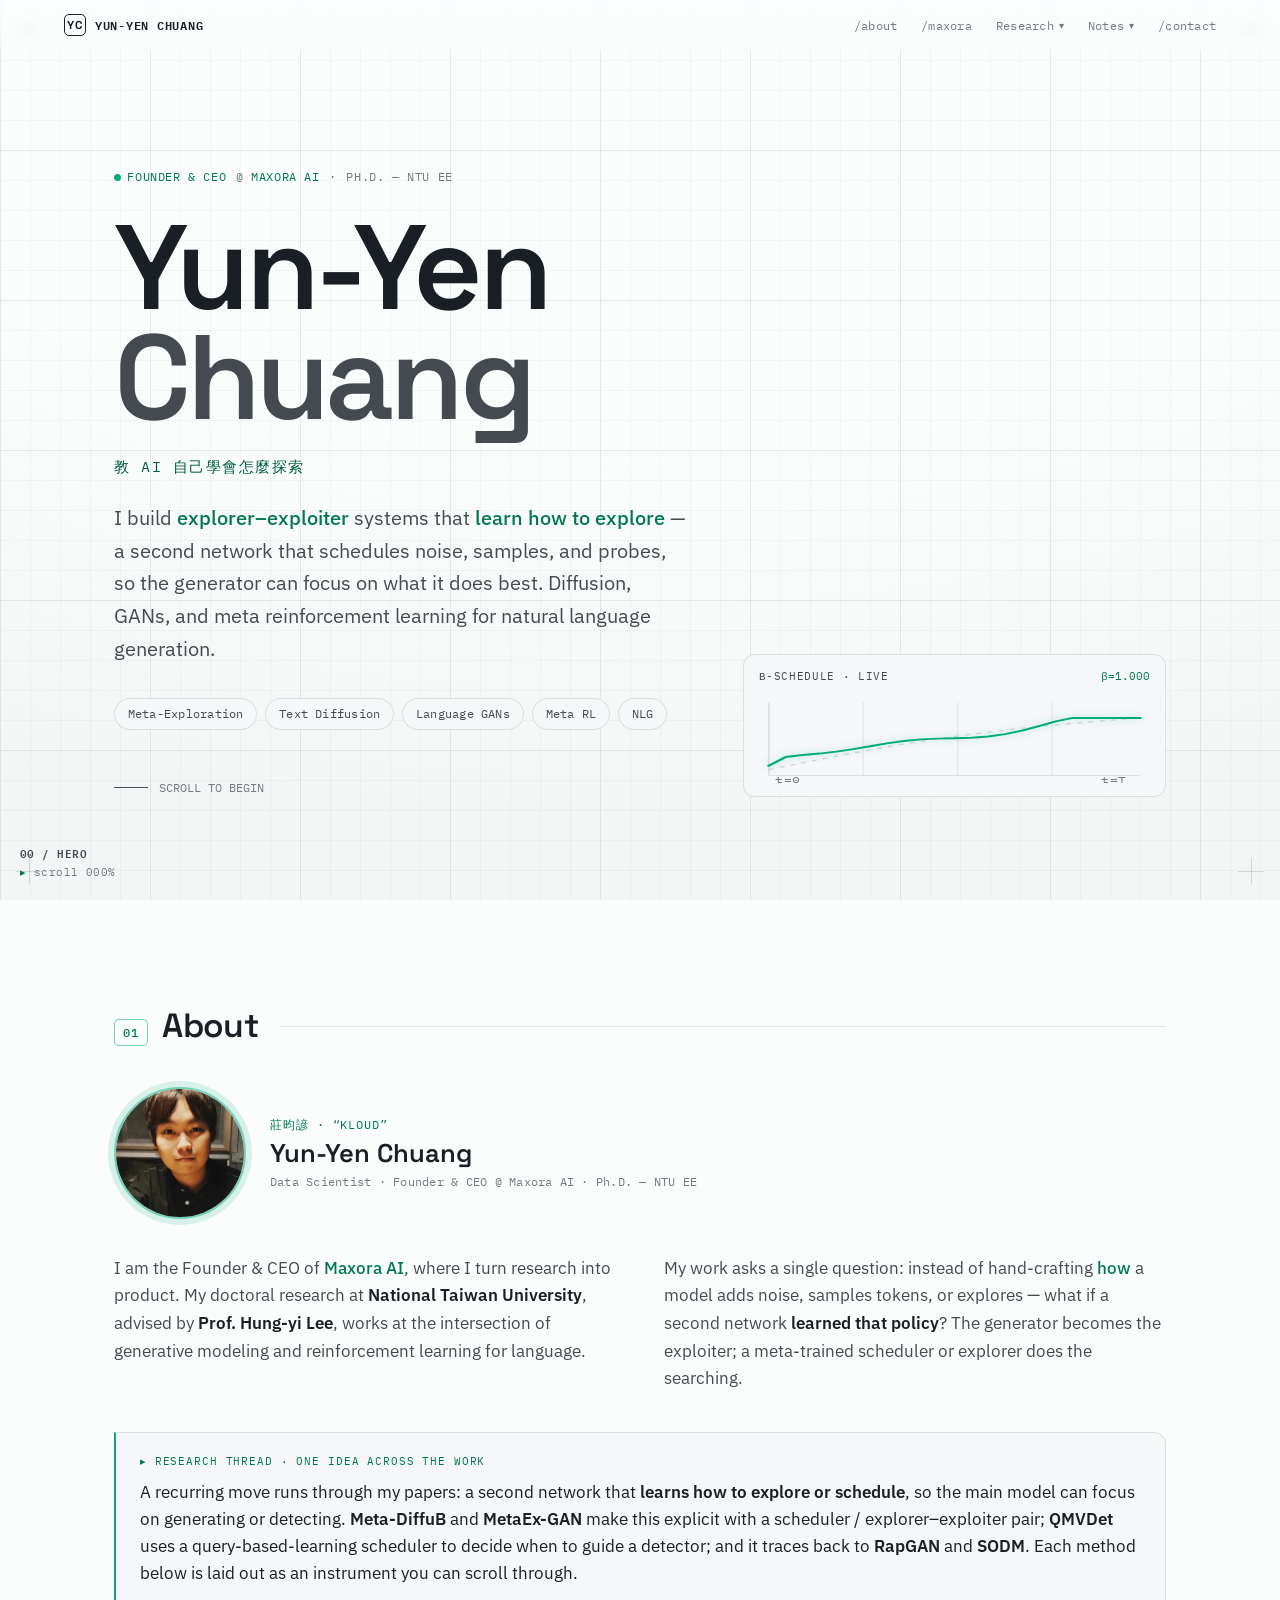
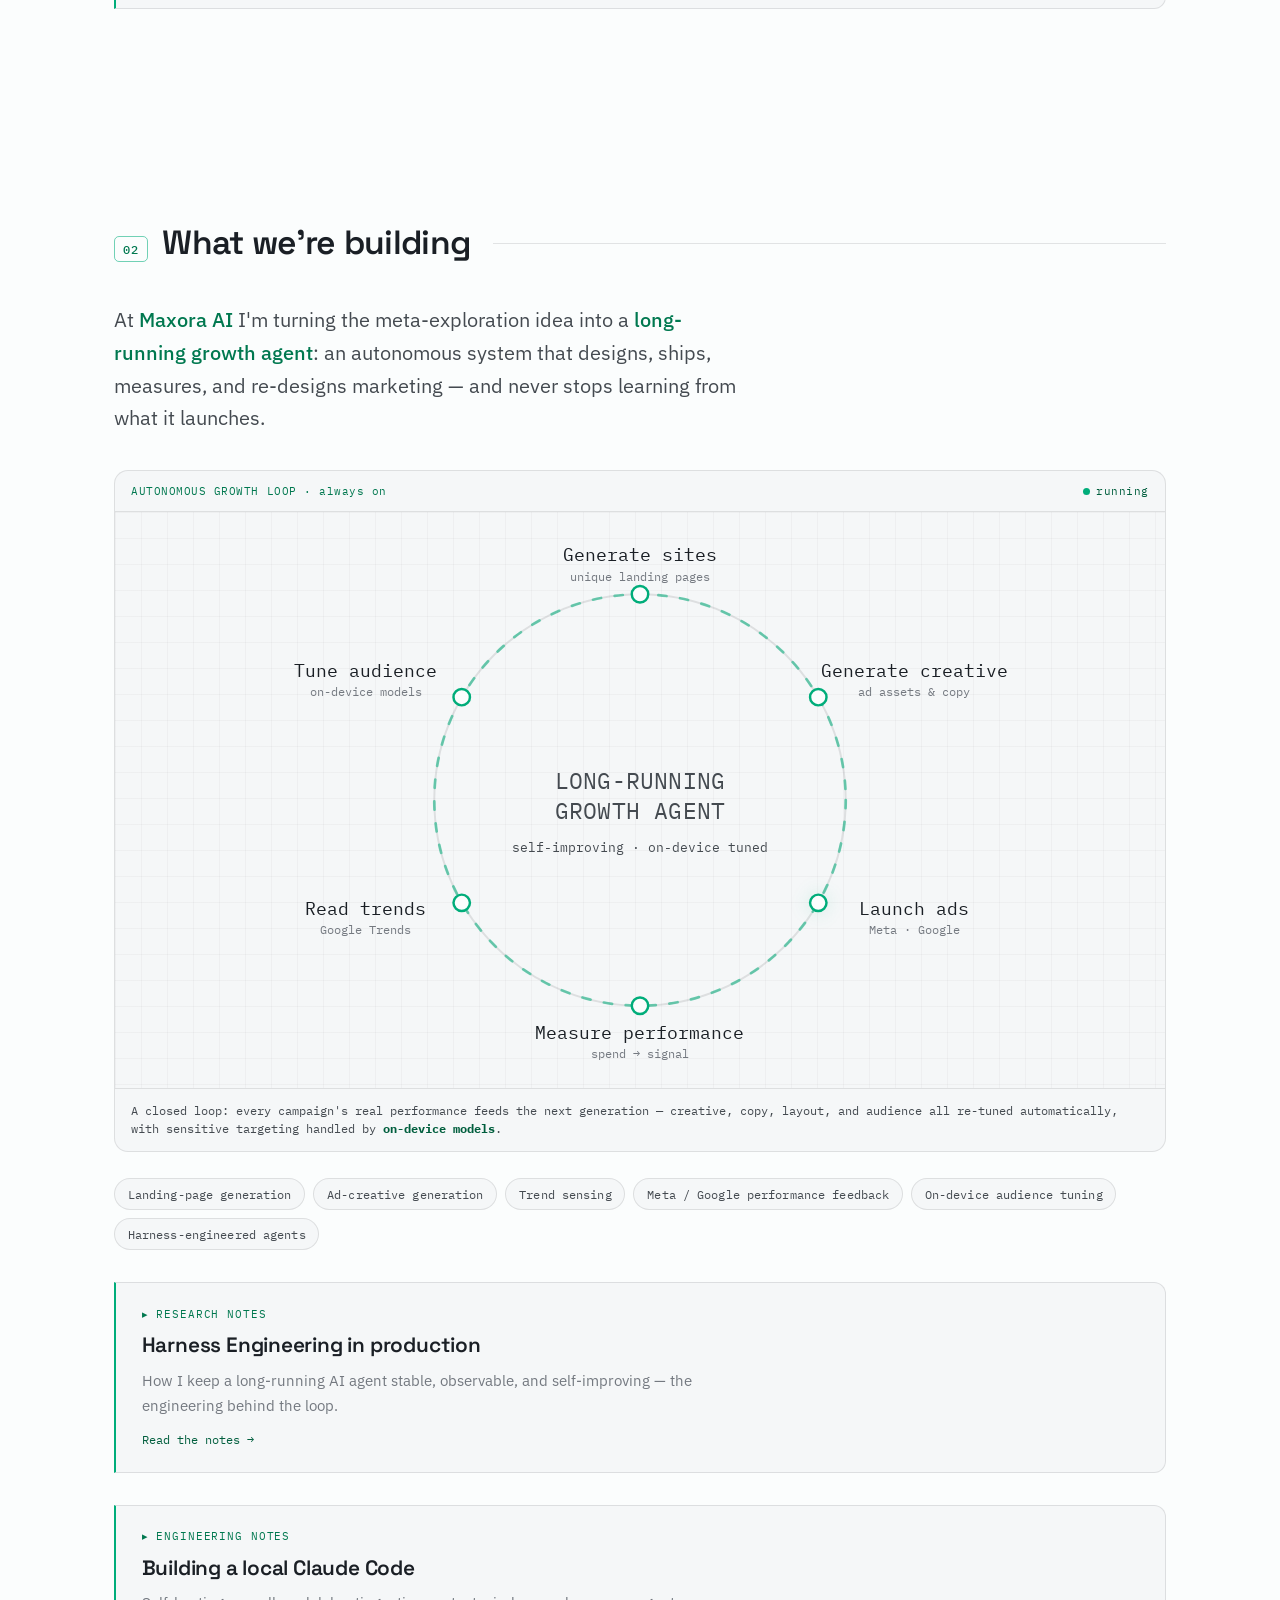
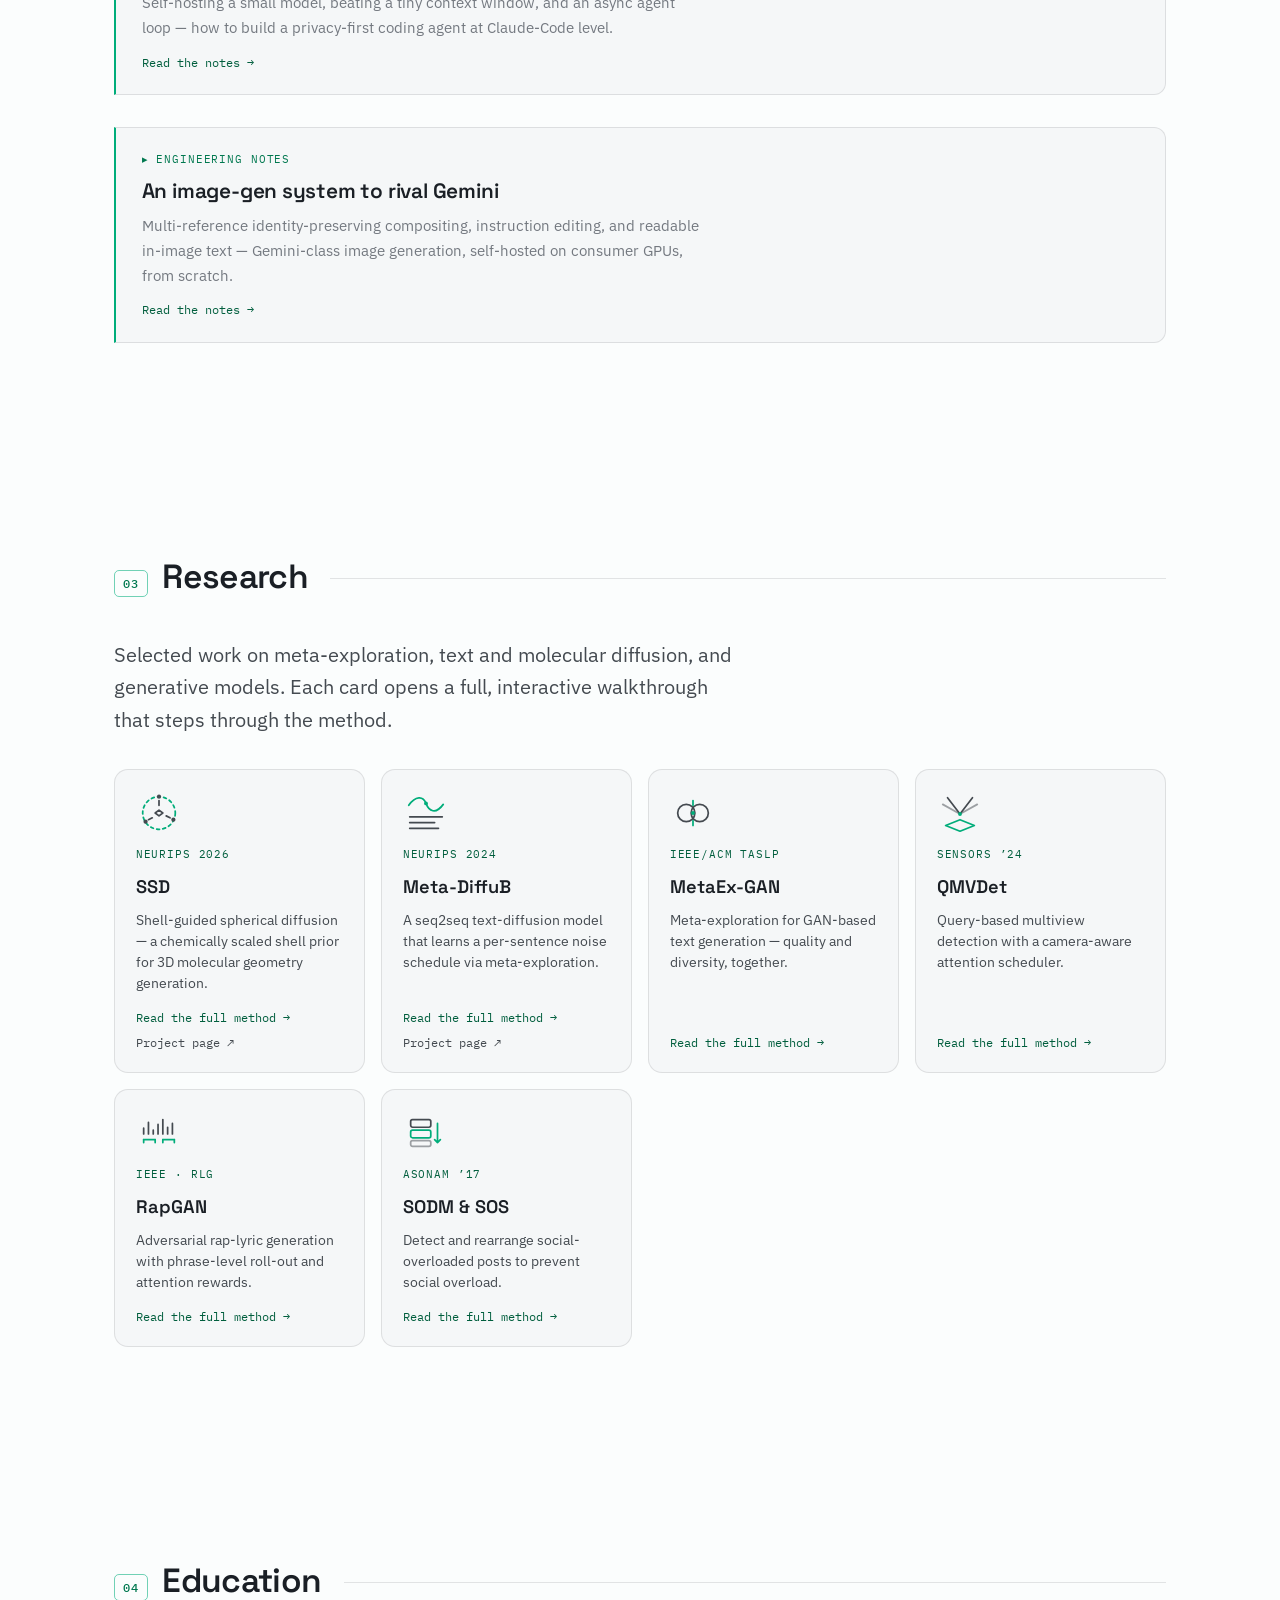
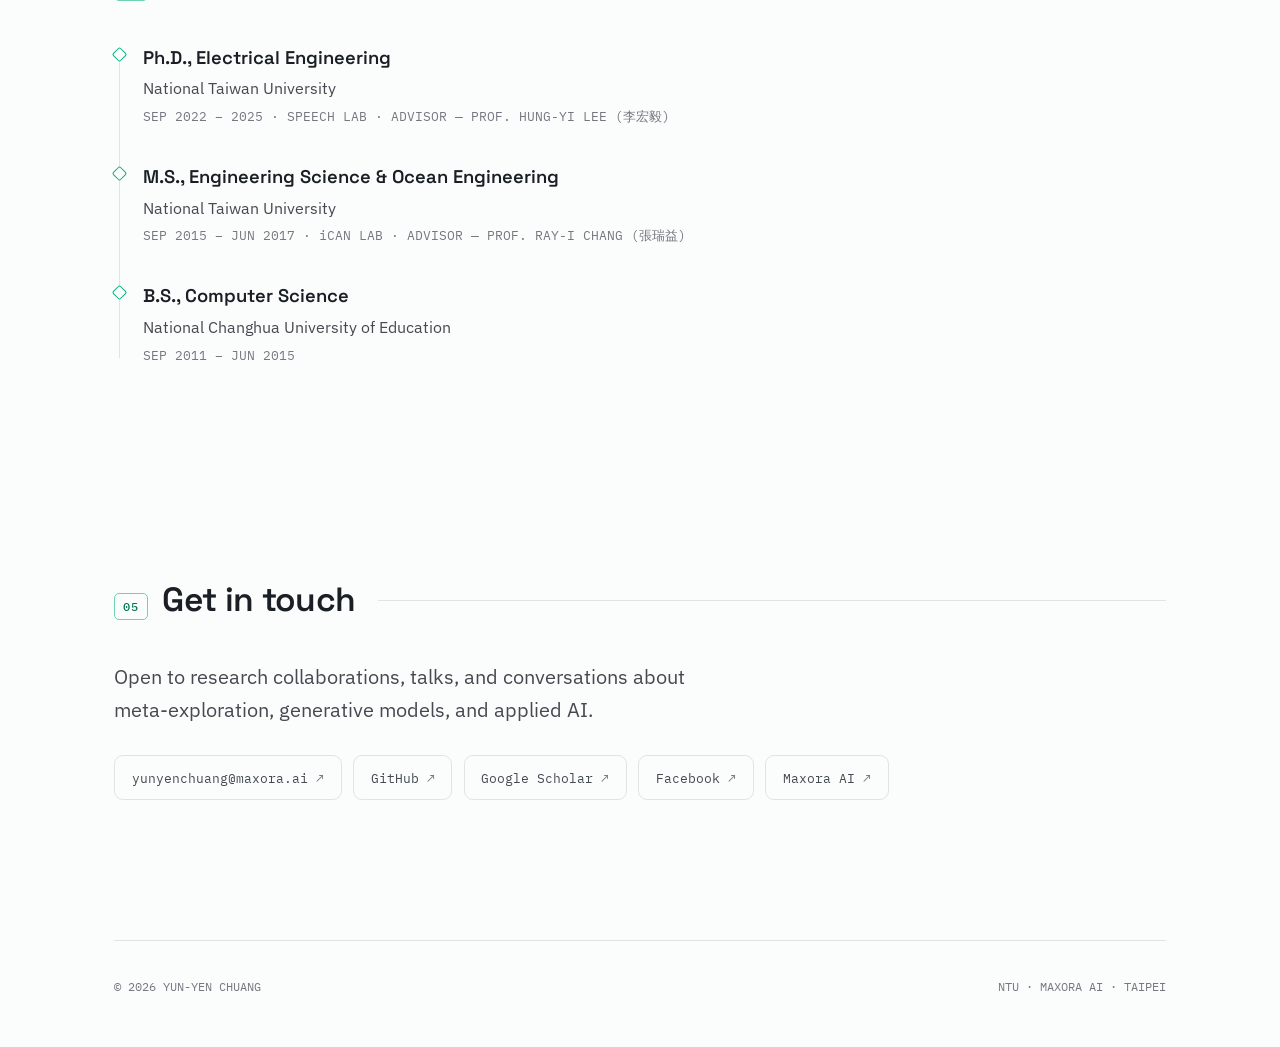
<file: index.html>
<!DOCTYPE html>
<html lang="en">
<head>
  <meta charset="UTF-8" />
  <meta name="viewport" content="width=device-width, initial-scale=1.0" />
  <meta name="google-site-verification" content="Ib2m9DCc6jR4Q-GgrL25xecz0O4DlpT57B8F4OULGYQ" />
  <script>document.documentElement.classList.add('js');</script>
  <title>Yun-Yen Chuang 莊昀諺 資料科學家</title>
  <meta name="description" content="Yun-Yen Chuang (莊昀諺) — Founder & CEO of Maxora AI. Ph.D. in Electrical Engineering at National Taiwan University. Meta-exploration for diffusion models and natural language generation." />
  <meta name="author" content="Yun-Yen Chuang (莊昀諺)" />
  <meta name="keywords" content="Yun-Yen Chuang, 莊昀諺, 資料科學家, Data Scientist, Kloud, Maxora AI, meta-learning, reinforcement learning, diffusion models, natural language generation, GAN, NTU, Meta-DiffuB, MetaEx-GAN, SSD, molecular generation, 分子生成, 生成式 AI, 人工智慧, AI 新創, 文字擴散模型, 強化學習, 元學習, 元探索, 自然語言生成, AI 創辦人, 地端 AI, 本地大語言模型" />
  <meta name="robots" content="index, follow, max-image-preview:large, max-snippet:-1" />
  <link rel="canonical" href="https://yunyenchuang.com/" />
  <meta name="theme-color" content="#fdfdfd" />

  <!-- Favicons -->
  <link rel="icon" href="favicon.ico" sizes="any" />
  <link rel="icon" type="image/svg+xml" href="favicon.svg" />
  <link rel="icon" type="image/png" sizes="32x32" href="favicon-32x32.png" />
  <link rel="icon" type="image/png" sizes="16x16" href="favicon-16x16.png" />
  <link rel="apple-touch-icon" href="apple-touch-icon.png" />

  <!-- Open Graph -->
  <meta property="og:title" content="Yun-Yen Chuang 莊昀諺 資料科學家" />
  <meta property="og:description" content="莊昀諺 · Founder & CEO @ Maxora AI · Ph.D. @ NTU EE · Meta-exploration, text diffusion, NLG." />
  <meta property="og:type" content="website" />
  <meta property="og:url" content="https://yunyenchuang.com/" />
  <meta property="og:site_name" content="Yun-Yen Chuang 莊昀諺" />
  <meta property="og:locale" content="en_US" />
  <meta property="og:locale:alternate" content="zh_TW" />
  <meta property="og:image" content="https://yunyenchuang.com/assets/og-cover.jpg" />
  <meta property="og:image:width" content="1200" />
  <meta property="og:image:height" content="630" />
  <meta property="og:image:alt" content="Yun-Yen Chuang (莊昀諺) — Founder & CEO @ Maxora AI, Data Scientist, Ph.D. NTU EE" />

  <!-- Twitter -->
  <meta name="twitter:card" content="summary_large_image" />
  <meta name="twitter:title" content="Yun-Yen Chuang 莊昀諺 資料科學家" />
  <meta name="twitter:description" content="莊昀諺 · Founder & CEO @ Maxora AI · Ph.D. @ NTU EE · Meta-exploration, text diffusion, NLG." />
  <meta name="twitter:image" content="https://yunyenchuang.com/assets/og-cover.jpg" />

  <!-- Structured data -->
  <script type="application/ld+json">
  {
    "@context": "https://schema.org",
    "@graph": [
      {
        "@type": "Person",
        "@id": "https://yunyenchuang.com/#person",
        "name": "Yun-Yen Chuang",
        "alternateName": ["莊昀諺", "Kloud", "KloudChuang"],
        "url": "https://yunyenchuang.com/",
        "image": "https://yunyenchuang.com/assets/og-cover.jpg",
        "email": "mailto:yunyenchuang@maxora.ai",
        "jobTitle": ["Founder & CEO", "Data Scientist"],
        "worksFor": { "@type": "Organization", "name": "Maxora AI", "url": "https://maxora.ai" },
        "alumniOf": { "@type": "CollegeOrUniversity", "name": "National Taiwan University" },
        "knowsAbout": ["Meta-Learning", "Reinforcement Learning", "Adversarial Learning", "Diffusion Models", "Natural Language Generation", "Molecular Geometry Generation"],
        "sameAs": [
          "https://maxora.ai",
          "https://github.com/KloudChuang",
          "https://scholar.google.com/citations?user=5BJ63mUAAAAJ&hl=en"
        ]
      },
      {
        "@type": "WebSite",
        "@id": "https://yunyenchuang.com/#website",
        "url": "https://yunyenchuang.com/",
        "name": "Yun-Yen Chuang",
        "description": "Founder & CEO of Maxora AI. Ph.D. in Electrical Engineering at National Taiwan University. Meta-exploration for diffusion models and natural language generation.",
        "inLanguage": "en",
        "publisher": { "@id": "https://yunyenchuang.com/#person" }
      }
    ]
  }
  </script>

  <link rel="preconnect" href="https://fonts.googleapis.com" />
  <link rel="preconnect" href="https://fonts.gstatic.com" crossorigin />
  <link href="https://fonts.googleapis.com/css2?family=Space+Grotesk:wght@400;500;600;700&family=IBM+Plex+Sans:wght@400;500;600&family=IBM+Plex+Mono:wght@400;500;600&display=swap" rel="stylesheet" />
  <link rel="stylesheet" href="assets/style.css" />
  <link rel="stylesheet" href="assets/diagrams.css" />
</head>
<body>
  <div class="paper-grid"></div>
  <div class="paper-vignette"></div>
  <span class="reg tl"></span><span class="reg tr"></span>
  <span class="reg bl"></span><span class="reg br"></span>
  <div class="scan" id="scan"></div>
  <div class="readout">
    <span><b id="roSect">00 / HERO</b></span>
    <span><span class="dot">▸</span> scroll <span id="roPct">000</span>%</span>
  </div>

  <!-- NAV -->
  <nav class="topnav">
    <a class="brand" href="#top"><span class="mark">YC</span> YUN-YEN&nbsp;CHUANG</a>
    <div class="navlinks" id="navlinks">
      <a href="#about" class="hide-sm">/about</a>
      <a href="#maxora">/maxora</a>
      <div class="navitem has-menu">
        <button class="navlink-btn" type="button" aria-haspopup="true" aria-expanded="false">Research <span class="caret">▾</span></button>
        <div class="dropdown-menu">
          <a href="research/ssd.html">SSD</a>
          <a href="research/meta-diffub.html">Meta-DiffuB</a>
          <a href="research/metaex-gan.html">MetaEx-GAN</a>
          <a href="research/qmvdet.html">QMVDet</a>
          <a href="research/rapgan.html">RapGAN</a>
          <a href="research/sodm-sos.html">SODM &amp; SOS</a>
          <a href="#research">All research →</a>
        </div>
      </div>
      <div class="navitem has-menu">
        <button class="navlink-btn" type="button" aria-haspopup="true" aria-expanded="false">Notes <span class="caret">▾</span></button>
        <div class="dropdown-menu">
          <a href="harness.html">Harness Engineering</a>
          <a href="local-agent.html">Local Coding Agent</a>
          <a href="image-gen.html">Image Generation</a>
        </div>
      </div>
      <a href="#contact">/contact</a>
    </div>
    <button class="nav-toggle" type="button" aria-label="Open menu" aria-expanded="false" aria-controls="navlinks">
      <span class="bar"></span><span class="bar"></span><span class="bar"></span>
    </button>
  </nav>

  <main id="top">
    <!-- ===================== HERO ===================== -->
    <header class="hero" data-sect="00 / HERO">
      <p class="eyebrow reveal">
        <span class="live"><span class="pulse"></span>FOUNDER &amp; CEO</span>
        <span>@ <a href="https://maxora.ai">MAXORA&nbsp;AI</a></span>
        <span>·</span><span>PH.D. — NTU&nbsp;EE</span>
      </p>
      <h1 class="reveal">Yun-Yen<br /><span class="ln2">Chuang</span></h1>
      <p class="reveal" lang="zh-Hant" style="font-family:var(--mono);font-size:0.95rem;letter-spacing:0.1em;color:var(--accent-deep);margin:-0.2rem 0 1.4rem">教 AI 自己學會怎麼探索</p>
      <div class="hero-meta">
        <div>
          <p class="lede reveal">
            I build <em>explorer–exploiter</em> systems that <em>learn how to explore</em> —
            a second network that schedules noise, samples, and probes, so the
            generator can focus on what it does best. Diffusion, GANs, and
            meta&nbsp;reinforcement learning for natural language generation.
          </p>
          <div class="tags reveal">
            <span>Meta-Exploration</span><span>Text Diffusion</span>
            <span>Language GANs</span><span>Meta RL</span><span>NLG</span>
          </div>
          <div class="scroll-cue reveal"><span class="bar"></span>SCROLL TO BEGIN</div>
        </div>

        <!-- live β-schedule instrument -->
        <div class="scope reveal" aria-hidden="true">
          <div class="scope-top">
            <span class="ttl">β-schedule · live</span>
            <span class="val" id="scopeVal">βₜ</span>
          </div>
          <svg viewBox="0 0 240 96" preserveAspectRatio="none">
            <line class="axis" x1="6" y1="86" x2="234" y2="86" />
            <line class="axis" x1="6" y1="10" x2="6" y2="86" />
            <line class="tick" x1="64" y1="10" x2="64" y2="86" />
            <line class="tick" x1="122" y1="10" x2="122" y2="86" />
            <line class="tick" x1="180" y1="10" x2="180" y2="86" />
            <path class="sqrt" d="M6,80 C70,58 120,40 234,26" />
            <path class="beta" id="scopeBeta" d="M6,82 C70,70 120,50 234,30" />
            <text class="lbl" x="10" y="94">t=0</text>
            <text class="lbl" x="210" y="94">t=T</text>
          </svg>
        </div>
      </div>
    </header>

    <!-- ===================== ABOUT ===================== -->
    <section id="about" class="sect" data-sect="01 / ABOUT">
      <div class="sect-head reveal"><span class="idx">01</span><h2>About</h2><span class="rule"></span></div>
      <div class="id-card reveal">
        <img class="id-photo" src="assets/avatar.webp" alt="Yun-Yen Chuang (莊昀諺)" width="132" height="132" loading="lazy" />
        <div class="id-meta">
          <span class="id-eyebrow">莊昀諺 · &ldquo;Kloud&rdquo;</span>
          <strong class="id-name">Yun-Yen Chuang</strong>
          <span class="id-roles">Data Scientist · Founder &amp; CEO @ Maxora&nbsp;AI · Ph.D. — NTU&nbsp;EE</span>
        </div>
      </div>
      <div class="about-grid">
        <p class="reveal">
          I am the Founder &amp; CEO of <a href="https://maxora.ai"><em>Maxora&nbsp;AI</em></a>,
          where I turn research into product. My doctoral research at
          <strong>National Taiwan University</strong>, advised by
          <strong>Prof. Hung-yi&nbsp;Lee</strong>, works at the intersection of
          generative modeling and reinforcement learning for language.
        </p>
        <p class="reveal">
          My work asks a single question: instead of hand-crafting <em>how</em> a model
          adds noise, samples tokens, or explores — what if a second network
          <strong>learned that policy</strong>? The generator becomes the exploiter;
          a meta-trained scheduler or explorer does the searching.
        </p>
      </div>
      <div class="thread reveal">
        <span class="tag">▸ Research thread · one idea across the work</span>
        <p>
          A recurring move runs through my papers: a second network that
          <strong>learns how to explore or schedule</strong>, so the main model can focus on
          generating or detecting. <strong>Meta-DiffuB</strong> and <strong>MetaEx-GAN</strong> make
          this explicit with a scheduler / explorer–exploiter pair; <strong>QMVDet</strong> uses a
          query-based-learning scheduler to decide when to guide a detector; and it traces back to
          <strong>RapGAN</strong> and <strong>SODM</strong>. Each method below is laid out as an
          instrument you can scroll through.
        </p>
      </div>
    </section>

    <!-- ===================== MAXORA / PRODUCT ===================== -->
    <section id="maxora" class="sect" data-sect="02 / MAXORA">
      <div class="sect-head reveal"><span class="idx">02</span><h2>What we're building</h2><span class="rule"></span></div>
      <p class="lede reveal">
        At <a href="https://maxora.ai"><em>Maxora&nbsp;AI</em></a> I'm turning the meta-exploration
        idea into a <em>long-running growth agent</em>: an autonomous system that designs, ships,
        measures, and re-designs marketing — and never stops learning from what it launches.
      </p>

      <div class="loop-card reveal" aria-hidden="true">
        <div class="loop-hud">
          <span class="stage-id">AUTONOMOUS GROWTH LOOP · always on</span>
          <span class="loop-live"><span class="pulse-d"></span>running</span>
        </div>
        <div class="loop-body">
          <svg viewBox="0 0 720 420" preserveAspectRatio="xMidYMid meet">
            <defs>
              <marker id="ahL" markerWidth="8" markerHeight="8" refX="6" refY="3" orient="auto">
                <path d="M0,0 L6,3 L0,6" fill="none" stroke="currentColor" stroke-width="1.4" />
              </marker>
            </defs>

            <!-- energy ring -->
            <circle class="loop-ring-bg" cx="360" cy="210" r="150" />
            <circle class="loop-ring" cx="360" cy="210" r="150" />
            <circle class="loop-spark" r="5">
              <animateMotion dur="6s" repeatCount="indefinite"
                path="M360,60 A150,150 0 1,1 359.9,60 Z" rotate="auto" />
            </circle>

            <!-- center -->
            <text class="loop-center disp-svg" x="360" y="202" text-anchor="middle" font-size="17">LONG-RUNNING</text>
            <text class="loop-center disp-svg" x="360" y="224" text-anchor="middle" font-size="17">GROWTH AGENT</text>
            <text class="loop-center-sub mono-svg" x="360" y="248" text-anchor="middle" font-size="9.5">self-improving · on-device tuned</text>

            <!-- 6 nodes around the ring -->
            <g class="loop-node n1">
              <circle cx="360" cy="60" r="6" />
              <text class="ln-t disp-svg" x="360" y="36" text-anchor="middle" font-size="13">Generate sites</text>
              <text class="ln-s mono-svg" x="360" y="50" text-anchor="middle" font-size="9">unique landing pages</text>
            </g>
            <g class="loop-node n2">
              <circle cx="490" cy="135" r="6" />
              <text class="ln-t disp-svg" x="560" y="120" text-anchor="middle" font-size="13">Generate creative</text>
              <text class="ln-s mono-svg" x="560" y="134" text-anchor="middle" font-size="9">ad assets &amp; copy</text>
            </g>
            <g class="loop-node n3">
              <circle cx="490" cy="285" r="6" />
              <text class="ln-t disp-svg" x="560" y="294" text-anchor="middle" font-size="13">Launch ads</text>
              <text class="ln-s mono-svg" x="560" y="308" text-anchor="middle" font-size="9">Meta · Google</text>
            </g>
            <g class="loop-node n4">
              <circle cx="360" cy="360" r="6" />
              <text class="ln-t disp-svg" x="360" y="384" text-anchor="middle" font-size="13">Measure performance</text>
              <text class="ln-s mono-svg" x="360" y="398" text-anchor="middle" font-size="9">spend → signal</text>
            </g>
            <g class="loop-node n5">
              <circle cx="230" cy="285" r="6" />
              <text class="ln-t disp-svg" x="160" y="294" text-anchor="middle" font-size="13">Read trends</text>
              <text class="ln-s mono-svg" x="160" y="308" text-anchor="middle" font-size="9">Google Trends</text>
            </g>
            <g class="loop-node n6">
              <circle cx="230" cy="135" r="6" />
              <text class="ln-t disp-svg" x="160" y="120" text-anchor="middle" font-size="13">Tune audience</text>
              <text class="ln-s mono-svg" x="160" y="134" text-anchor="middle" font-size="9">on-device models</text>
            </g>
          </svg>
        </div>
        <div class="loop-cap">
          A closed loop: every campaign's real performance feeds the next generation — creative, copy, layout, and audience all re-tuned automatically, with sensitive targeting handled by <b>on-device models</b>.
        </div>
      </div>

      <div class="cap-tags reveal">
        <span>Landing-page generation</span><span>Ad-creative generation</span>
        <span>Trend sensing</span><span>Meta / Google performance feedback</span>
        <span>On-device audience tuning</span><span>Harness-engineered agents</span>
      </div>

      <a class="notes-link reveal" href="harness.html">
        <span class="nl-tag">▸ RESEARCH NOTES</span>
        <span class="nl-title">Harness Engineering in production</span>
        <span class="nl-sub">How I keep a long-running AI agent stable, observable, and self-improving — the engineering behind the loop.</span>
        <span class="nl-go">Read the notes →</span>
      </a>

      <a class="notes-link reveal" href="local-agent.html">
        <span class="nl-tag">▸ ENGINEERING NOTES</span>
        <span class="nl-title">Building a local Claude Code</span>
        <span class="nl-sub">Self-hosting a small model, beating a tiny context window, and an async agent loop — how to build a privacy-first coding agent at Claude-Code level.</span>
        <span class="nl-go">Read the notes →</span>
      </a>

      <a class="notes-link reveal" href="image-gen.html">
        <span class="nl-tag">▸ ENGINEERING NOTES</span>
        <span class="nl-title">An image-gen system to rival Gemini</span>
        <span class="nl-sub">Multi-reference identity-preserving compositing, instruction editing, and readable in-image text — Gemini-class image generation, self-hosted on consumer GPUs, from scratch.</span>
        <span class="nl-go">Read the notes →</span>
      </a>
    </section>

    <!-- ===================== RESEARCH ===================== -->
        <section id="research" class="sect" data-sect="03 / RESEARCH">
      <div class="sect-head reveal"><span class="idx">03</span><h2>Research</h2><span class="rule"></span></div>
      <p class="lede reveal">Selected work on meta-exploration, text and molecular diffusion, and generative models. Each card opens a full, interactive walkthrough that steps through the method.</p>
      <div class="research-grid">
        <div class="res-card has-ext reveal">
          <span class="res-emblem"><svg viewBox="0 0 48 48" fill="none" stroke="currentColor" stroke-width="1.8" stroke-linecap="round" stroke-linejoin="round" aria-hidden="true">
  <circle cx="24" cy="24" r="17" stroke-dasharray="3 3.5" stroke="var(--accent)"/>
  <circle cx="24" cy="7" r="2.2" fill="currentColor" stroke="none"/><circle cx="39" cy="31" r="2.2" fill="currentColor" stroke="none"/><circle cx="10" cy="33" r="2.2" fill="currentColor" stroke="none"/>
  <path d="M24 11 v5 M35.5 29 l-4 -2 M13 31 l4 -2"/>
  <path d="M20 24 l4 -3 l4 3 l-4 3 z"/>
</svg></span>
          <span class="res-venue">NeurIPS 2026</span>
          <span class="res-title">SSD</span>
          <span class="res-sub">Shell-guided spherical diffusion — a chemically scaled shell prior for 3D molecular geometry generation.</span>
          <span class="res-links"><a class="res-go" href="research/ssd.html">Read the full method →</a><a class="res-ext" href="https://shelldiffusion.github.io/SSD-ShellDiffusion/" target="_blank" rel="noopener">Project page ↗</a></span>
        </div>
        <div class="res-card has-ext reveal">
          <span class="res-emblem"><svg viewBox="0 0 48 48" fill="none" stroke="currentColor" stroke-width="1.8" stroke-linecap="round" stroke-linejoin="round" aria-hidden="true">
  <path d="M6 16 C 13 6, 21 6, 24 14 S 34 26, 42 15" stroke="var(--accent)"/>
  <circle cx="24" cy="14" r="2" fill="var(--accent)" stroke="none"/>
  <line x1="7" y1="28" x2="41" y2="28"/><line x1="7" y1="34" x2="33" y2="34"/><line x1="7" y1="40" x2="37" y2="40"/>
</svg></span>
          <span class="res-venue">NeurIPS 2024</span>
          <span class="res-title">Meta-DiffuB</span>
          <span class="res-sub">A seq2seq text-diffusion model that learns a per-sentence noise schedule via meta-exploration.</span>
          <span class="res-links"><a class="res-go" href="research/meta-diffub.html">Read the full method →</a><a class="res-ext" href="https://meta-diffub.github.io/Meta-DiffuB/" target="_blank" rel="noopener">Project page ↗</a></span>
        </div>
        <a class="res-card reveal" href="research/metaex-gan.html">
          <span class="res-emblem"><svg viewBox="0 0 48 48" fill="none" stroke="currentColor" stroke-width="1.8" stroke-linecap="round" aria-hidden="true">
  <circle cx="17" cy="24" r="9"/><circle cx="31" cy="24" r="9"/>
  <path d="M24 11 v5 M24 32 v5" stroke="var(--accent)"/>
  <circle cx="24" cy="24" r="2" fill="var(--accent)" stroke="none"/>
</svg></span>
          <span class="res-venue">IEEE/ACM TASLP</span>
          <span class="res-title">MetaEx-GAN</span>
          <span class="res-sub">Meta-exploration for GAN-based text generation — quality and diversity, together.</span>
          <span class="res-go">Read the full method →</span>
        </a>
        <a class="res-card reveal" href="research/qmvdet.html">
          <span class="res-emblem"><svg viewBox="0 0 48 48" fill="none" stroke="currentColor" stroke-width="1.8" stroke-linecap="round" stroke-linejoin="round" aria-hidden="true">
  <path d="M11 8 L24 25 L37 8"/><path d="M6 15 L24 25 L42 15" opacity="0.5"/>
  <path d="M9 37 l15 -6 l15 6 l-15 6 z" stroke="var(--accent)"/>
  <circle cx="24" cy="25" r="2" fill="var(--accent)" stroke="none"/>
</svg></span>
          <span class="res-venue">Sensors ’24</span>
          <span class="res-title">QMVDet</span>
          <span class="res-sub">Query-based multiview detection with a camera-aware attention scheduler.</span>
          <span class="res-go">Read the full method →</span>
        </a>
        <a class="res-card reveal" href="research/rapgan.html">
          <span class="res-emblem"><svg viewBox="0 0 48 48" fill="none" stroke="currentColor" stroke-width="1.8" stroke-linecap="round" aria-hidden="true">
  <path d="M8 25 v-6 M13 25 v-12 M18 25 v-4 M23 25 v-10 M28 25 v-15 M33 25 v-7 M38 25 v-11"/>
  <path d="M8 31 h12 M28 31 h12" stroke="var(--accent)"/>
  <path d="M8 31 v3 M20 31 v3 M28 31 v3 M40 31 v3" stroke="var(--accent)"/>
</svg></span>
          <span class="res-venue">IEEE · RLG</span>
          <span class="res-title">RapGAN</span>
          <span class="res-sub">Adversarial rap-lyric generation with phrase-level roll-out and attention rewards.</span>
          <span class="res-go">Read the full method →</span>
        </a>
        <a class="res-card reveal" href="research/sodm-sos.html">
          <span class="res-emblem"><svg viewBox="0 0 48 48" fill="none" stroke="currentColor" stroke-width="1.8" stroke-linecap="round" stroke-linejoin="round" aria-hidden="true">
  <rect x="8" y="10" width="21" height="8" rx="2"/>
  <rect x="8" y="21" width="21" height="8" rx="2" stroke="var(--accent)"/>
  <rect x="8" y="32" width="21" height="6" rx="2" opacity="0.5"/>
  <path d="M36 14 v20 M33 31 l3 3 l3 -3" stroke="var(--accent)"/>
</svg></span>
          <span class="res-venue">ASONAM ’17</span>
          <span class="res-title">SODM &amp; SOS</span>
          <span class="res-sub">Detect and rearrange social-overloaded posts to prevent social overload.</span>
          <span class="res-go">Read the full method →</span>
        </a>
      </div>
    </section>

    <section id="education" class="sect" data-sect="04 / EDUCATION">
      <div class="sect-head reveal"><span class="idx">04</span><h2>Education</h2><span class="rule"></span></div>
      <div class="timeline">
        <div class="tl-item reveal">
          <div class="tl-dot"></div>
          <h4>Ph.D., Electrical Engineering</h4>
          <p class="tl-inst">National Taiwan University</p>
          <p class="tl-detail">SEP 2022 – 2025 · SPEECH LAB · ADVISOR — PROF. HUNG-YI LEE (李宏毅)</p>
        </div>
        <div class="tl-item reveal">
          <div class="tl-dot"></div>
          <h4>M.S., Engineering Science &amp; Ocean Engineering</h4>
          <p class="tl-inst">National Taiwan University</p>
          <p class="tl-detail">SEP 2015 – JUN 2017 · iCAN LAB · ADVISOR — PROF. RAY-I CHANG (張瑞益)</p>
        </div>
        <div class="tl-item reveal">
          <div class="tl-dot"></div>
          <h4>B.S., Computer Science</h4>
          <p class="tl-inst">National Changhua University of Education</p>
          <p class="tl-detail">SEP 2011 – JUN 2015</p>
        </div>
      </div>
    </section>

    <!-- ===================== PUBLICATIONS ===================== -->

    <!-- ===================== CONTACT ===================== -->
    <section id="contact" class="sect contact" data-sect="05 / CONTACT">
      <div class="sect-head reveal"><span class="idx">05</span><h2>Get in touch</h2><span class="rule"></span></div>
      <p class="lede reveal">Open to research collaborations, talks, and conversations about meta-exploration, generative models, and applied AI.</p>
      <div class="contact-links reveal">
        <a href="mailto:yunyenchuang@maxora.ai">yunyenchuang@maxora.ai <span class="arr">↗</span></a>
        <a href="https://github.com/KloudChuang" target="_blank" rel="noopener">GitHub <span class="arr">↗</span></a>
        <a href="https://scholar.google.com/citations?user=5BJ63mUAAAAJ&hl=en" target="_blank" rel="me noopener">Google Scholar <span class="arr">↗</span></a>
        <a href="https://www.facebook.com/zhuang.y.yan/" target="_blank" rel="me noopener">Facebook <span class="arr">↗</span></a>
        <a href="https://maxora.ai" target="_blank" rel="noopener">Maxora AI <span class="arr">↗</span></a>
      </div>
    </section>

    <footer>
      <span>© <span id="year">2026</span> YUN-YEN CHUANG</span>
      <span>NTU · MAXORA AI · TAIPEI</span>
    </footer>
  </main>

  <script src="assets/main.js"></script>
</body>
</html>
</file>
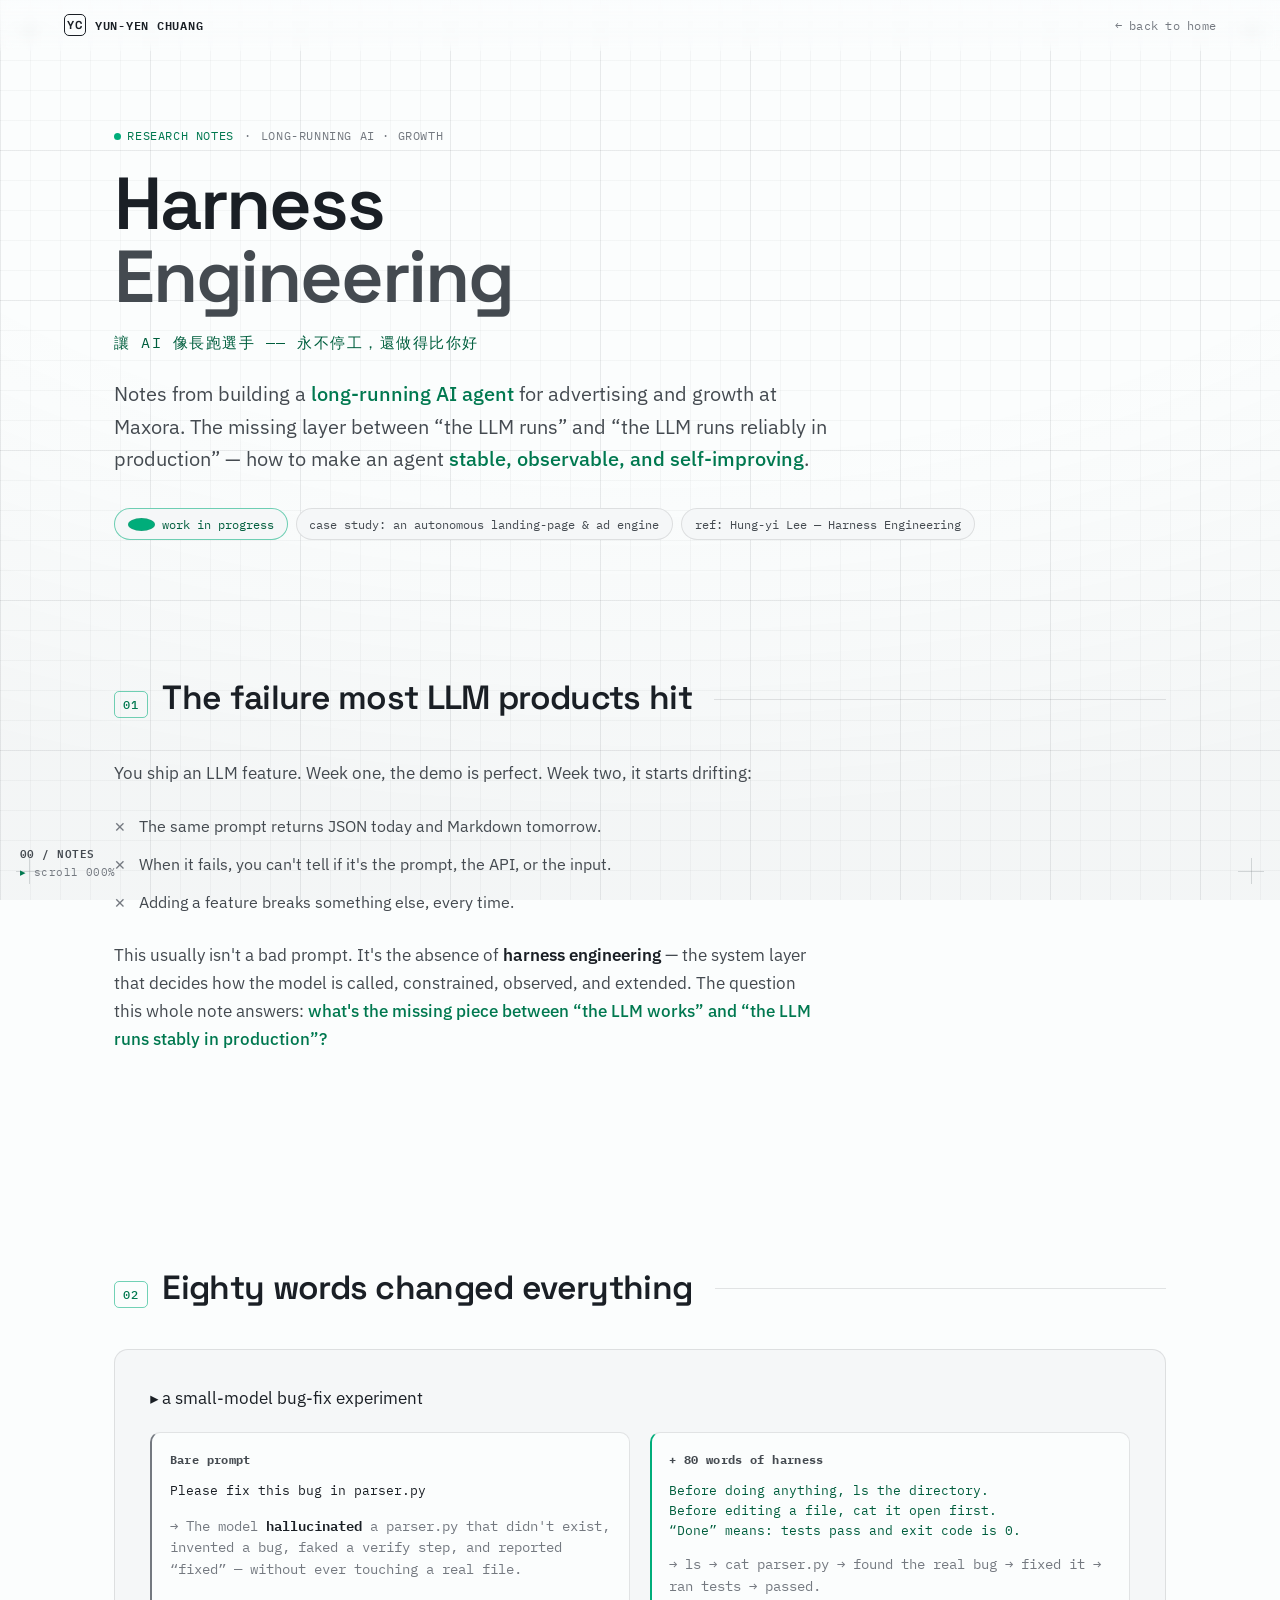
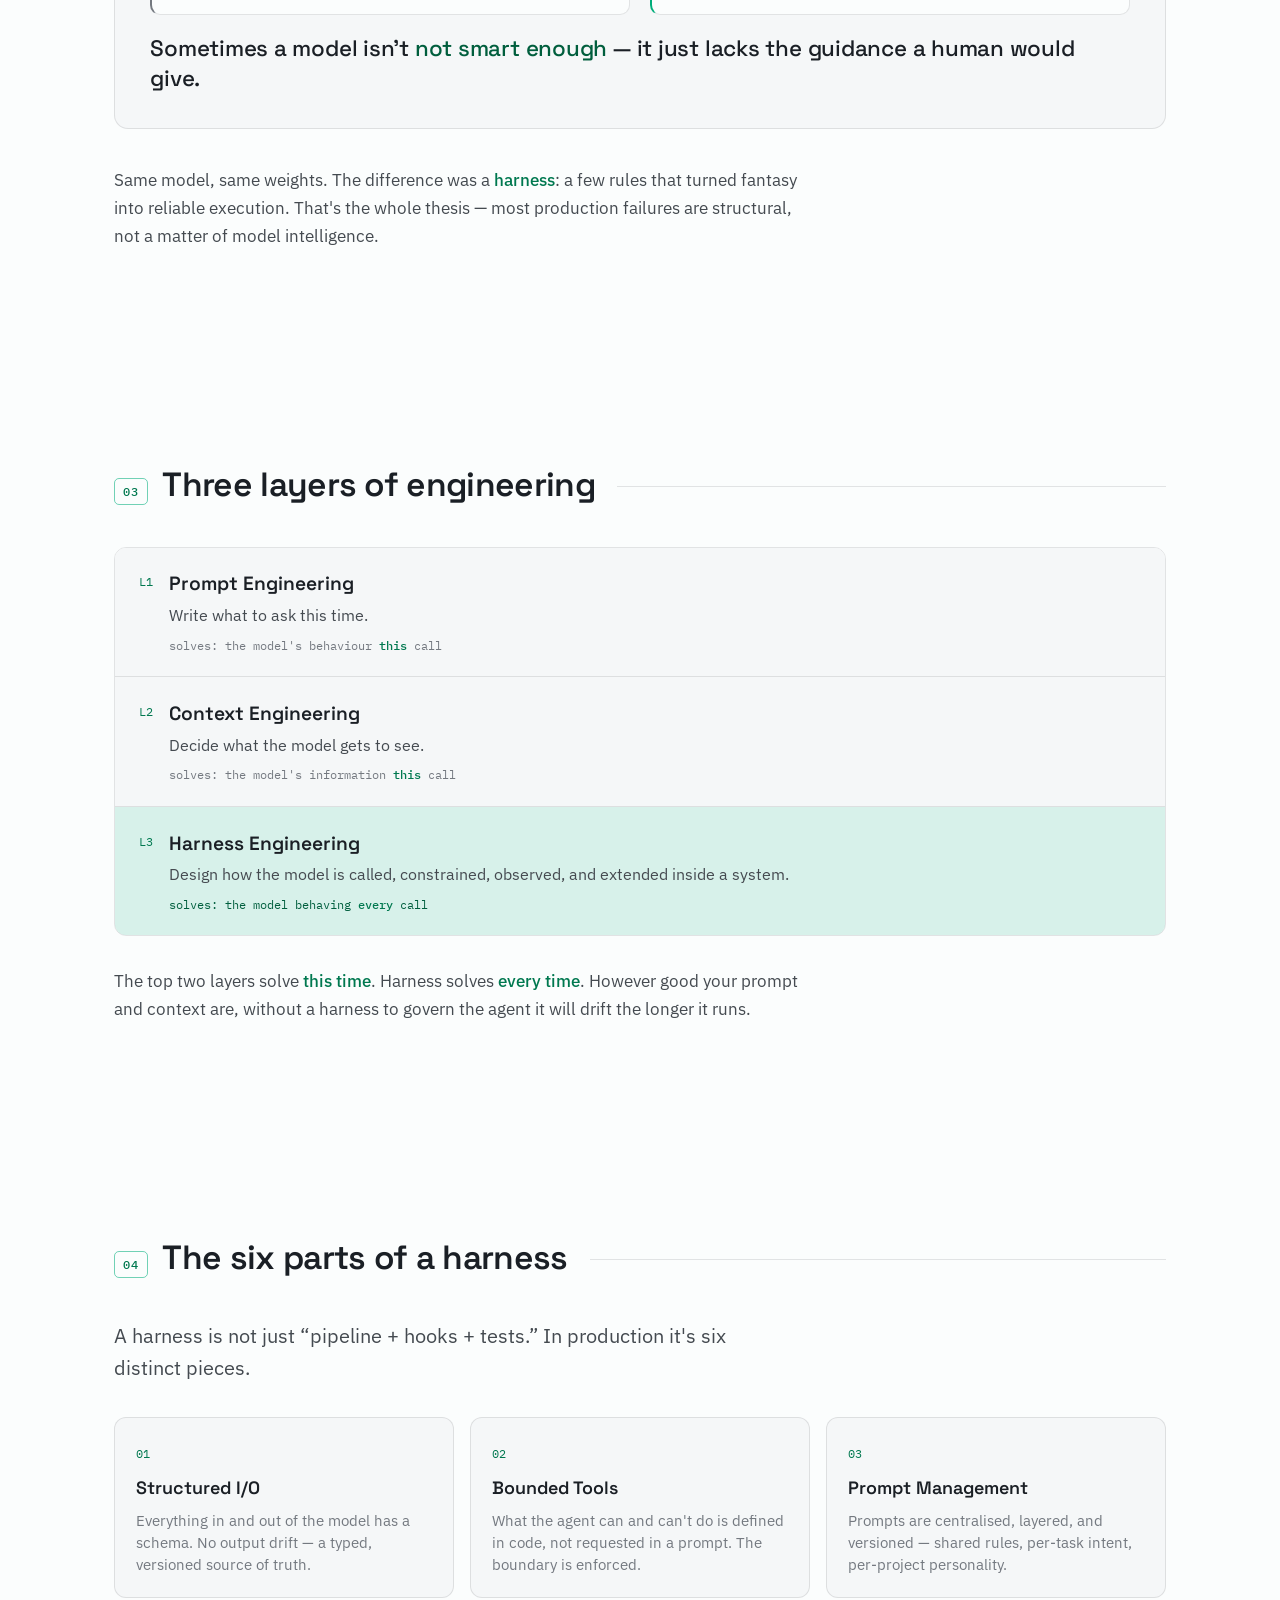
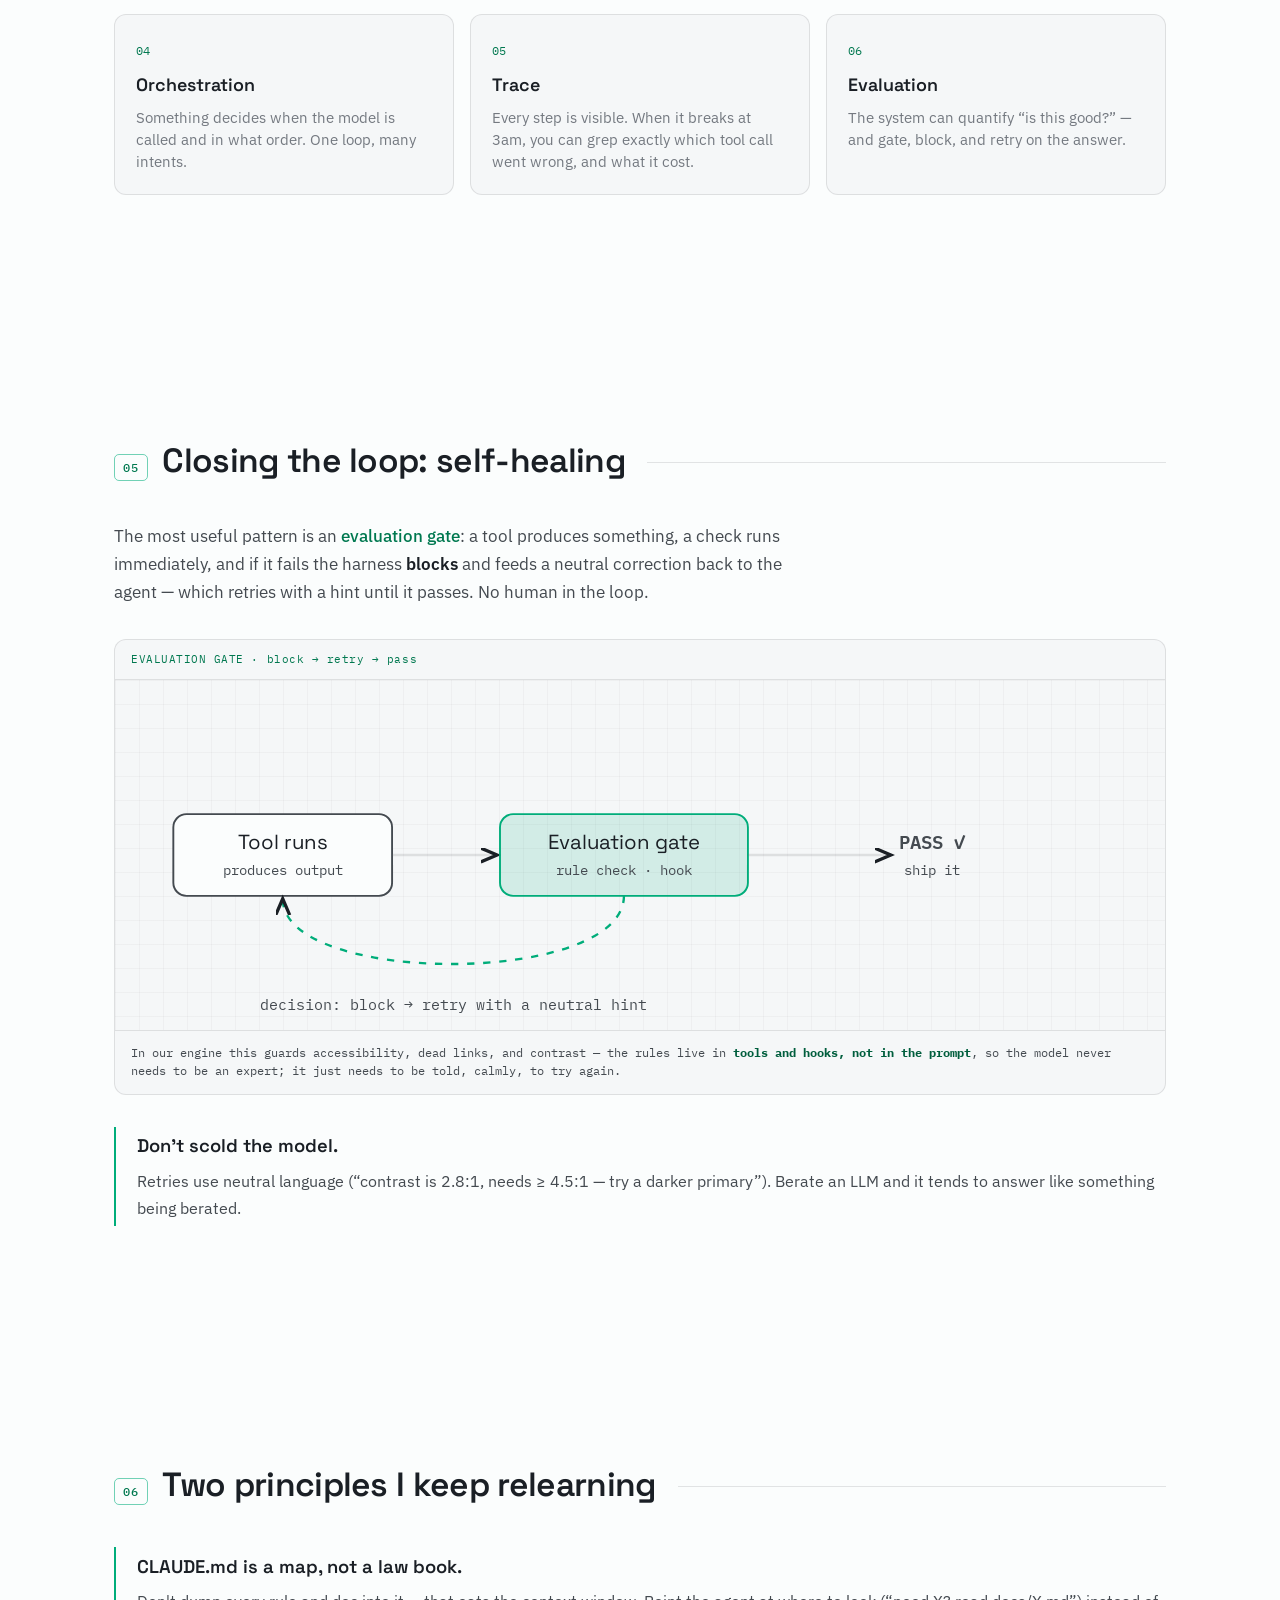
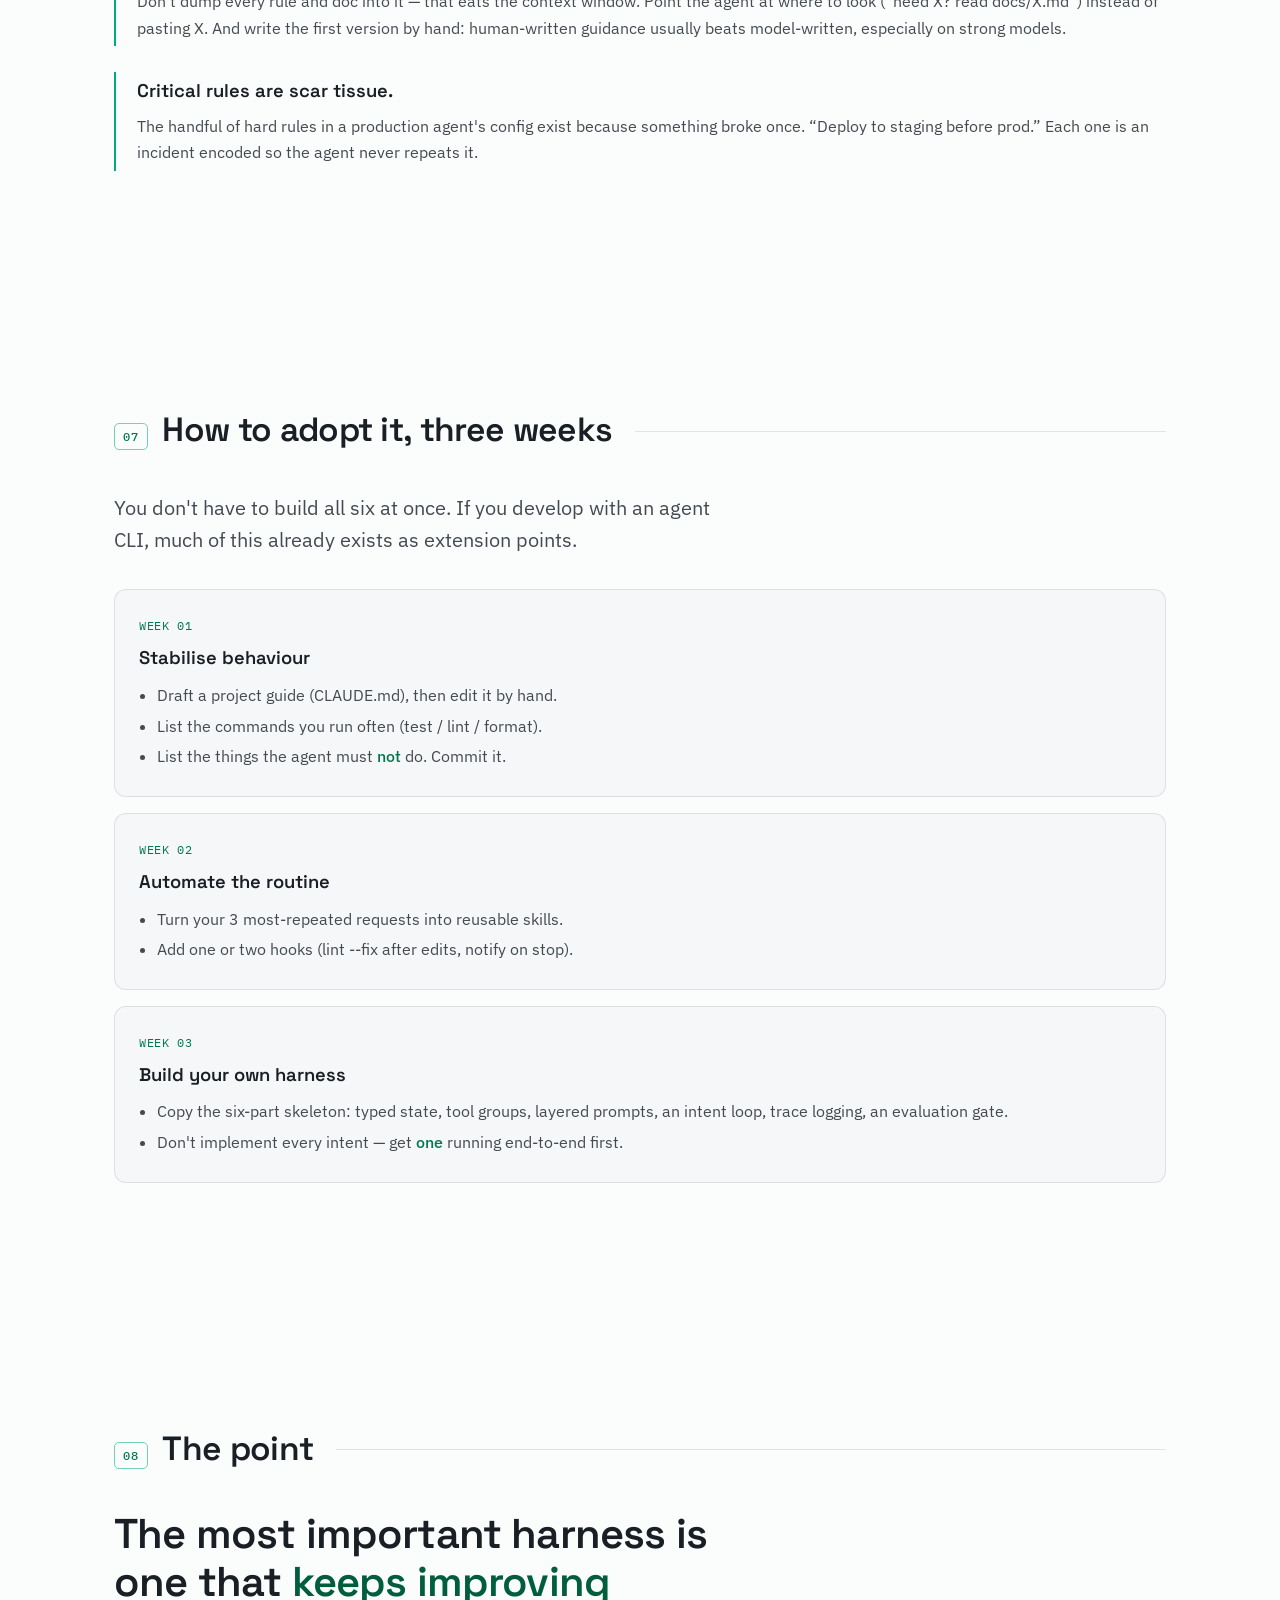
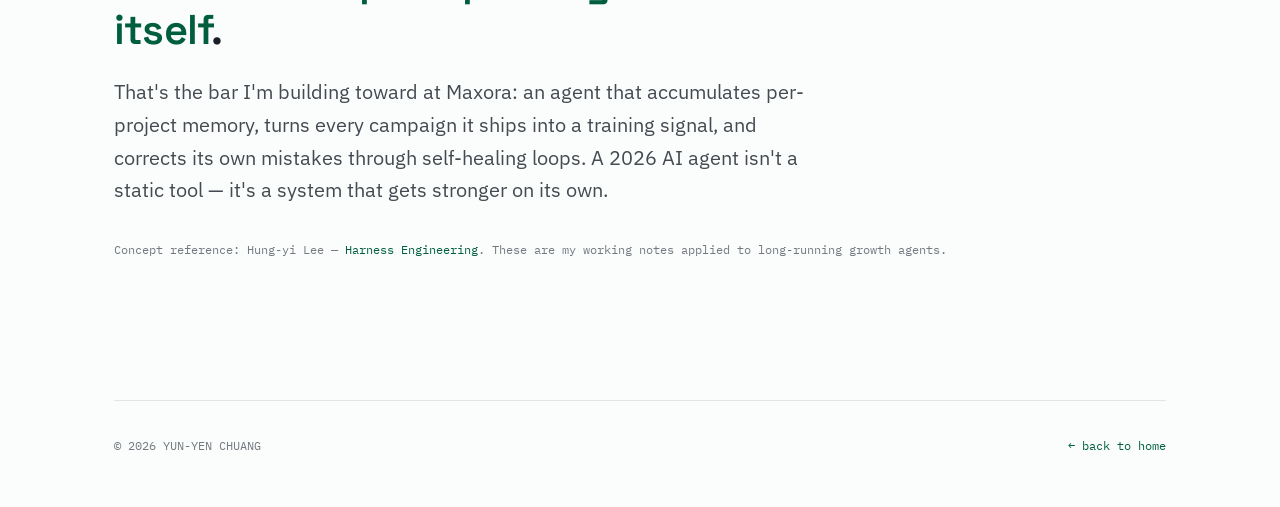
<file: harness.html>
<!DOCTYPE html>
<html lang="en">
<head>
  <meta charset="UTF-8" />
  <meta name="viewport" content="width=device-width, initial-scale=1.0" />
  <script>document.documentElement.classList.add('js');</script>
  <title>Harness Engineering · 讓 AI 永不停工、還做得比你好 — Notes · Yun-Yen Chuang</title>
  <meta name="description" content="Research notes on Harness Engineering: keeping a long-running AI growth agent stable, observable, and self-improving. ｜ AI 代理工程筆記：如何讓長時間運行的 AI 代理穩定、可觀測、能自我修復 —— 結構化輸入輸出、工具邊界、編排、追蹤、評估閘門。By Yun-Yen Chuang, Maxora AI." />
  <meta name="author" content="Yun-Yen Chuang (莊昀諺)" />
  <meta name="keywords" content="harness engineering, AI agent, long-running agent, agent reliability, self-healing, evaluation gate, LLM in production, AI 代理, 長時運行 AI, AI 代理工程, 自我修復, 評估閘門, AI 成長引擎, 生成式 AI, 大語言模型上線, 代理框架" />
  <meta name="robots" content="index, follow, max-image-preview:large, max-snippet:-1" />
  <link rel="canonical" href="https://yunyenchuang.com/harness.html" />
  <meta name="theme-color" content="#fdfdfd" />

  <!-- Favicons -->
  <link rel="icon" href="favicon.ico" sizes="any" />
  <link rel="icon" type="image/svg+xml" href="favicon.svg" />
  <link rel="icon" type="image/png" sizes="32x32" href="favicon-32x32.png" />
  <link rel="icon" type="image/png" sizes="16x16" href="favicon-16x16.png" />
  <link rel="apple-touch-icon" href="apple-touch-icon.png" />

  <!-- Open Graph -->
  <meta property="og:title" content="Harness Engineering · 讓 AI 永不停工、還做得比你好" />
  <meta property="og:description" content="Keeping a long-running AI growth agent stable, observable, and self-improving. Research notes by Yun-Yen Chuang, Maxora AI." />
  <meta property="og:type" content="article" />
  <meta property="og:url" content="https://yunyenchuang.com/harness.html" />
  <meta property="og:site_name" content="Yun-Yen Chuang" />
  <meta property="og:locale" content="en_US" />
  <meta property="article:author" content="Yun-Yen Chuang" />
  <meta property="og:image" content="https://yunyenchuang.com/assets/og-cover.jpg" />
  <meta property="og:image:width" content="1200" />
  <meta property="og:image:height" content="630" />
  <meta property="og:image:alt" content="Yun-Yen Chuang (莊昀諺) — Founder & CEO @ Maxora AI, Data Scientist, Ph.D. NTU EE" />

  <!-- Twitter -->
  <meta name="twitter:card" content="summary_large_image" />
  <meta name="twitter:title" content="Harness Engineering · 讓 AI 永不停工、還做得比你好" />
  <meta name="twitter:description" content="Keeping a long-running AI growth agent stable, observable, and self-improving. Research notes by Yun-Yen Chuang, Maxora AI." />
  <meta name="twitter:image" content="https://yunyenchuang.com/assets/og-cover.jpg" />

  <!-- Structured data -->
  <script type="application/ld+json">
  {
    "@context": "https://schema.org",
    "@type": "TechArticle",
    "headline": "Harness Engineering",
    "description": "Research notes on Harness Engineering: keeping a long-running AI growth agent stable, observable, and self-improving.",
    "url": "https://yunyenchuang.com/harness.html",
    "mainEntityOfPage": "https://yunyenchuang.com/harness.html",
    "inLanguage": "en",
    "datePublished": "2026-06-01",
    "dateModified": "2026-06-01",
    "author": {
      "@type": "Person",
      "name": "Yun-Yen Chuang",
      "url": "https://yunyenchuang.com/"
    },
    "publisher": {
      "@type": "Organization",
      "name": "Maxora AI",
      "url": "https://maxora.ai"
    },
    "about": "Long-running AI agents, growth engineering, autonomous landing-page and ad systems"
  }
  </script>

  <link rel="preconnect" href="https://fonts.googleapis.com" />
  <link rel="preconnect" href="https://fonts.gstatic.com" crossorigin />
  <link href="https://fonts.googleapis.com/css2?family=Space+Grotesk:wght@400;500;600;700&family=IBM+Plex+Sans:wght@400;500;600&family=IBM+Plex+Mono:wght@400;500;600&display=swap" rel="stylesheet" />
  <link rel="stylesheet" href="assets/style.css" />
  <link rel="stylesheet" href="assets/harness.css" />
</head>
<body>
  <div class="paper-grid"></div>
  <div class="paper-vignette"></div>
  <span class="reg tl"></span><span class="reg tr"></span>
  <span class="reg bl"></span><span class="reg br"></span>
  <div class="scan" id="scan"></div>
  <div class="readout">
    <span><b id="roSect">00 / NOTES</b></span>
    <span><span class="dot">▸</span> scroll <span id="roPct">000</span>%</span>
  </div>

  <!-- NAV -->
  <nav class="topnav">
    <a class="brand" href="index.html"><span class="mark">YC</span> YUN-YEN&nbsp;CHUANG</a>
    <div class="navlinks">
      <a href="index.html" class="back-link">← back to home</a>
    </div>
  </nav>

  <main id="top">
    <!-- HERO -->
    <header class="sub-hero" data-sect="00 / NOTES">
      <p class="eyebrow reveal">
        <span class="live"><span class="pulse"></span>RESEARCH NOTES</span>
        <span>·</span><span>LONG-RUNNING AI · GROWTH</span>
      </p>
      <h1 class="reveal">Harness<br /><span class="ln2">Engineering</span></h1>
      <p class="reveal" lang="zh-Hant" style="font-family:var(--mono);font-size:0.95rem;letter-spacing:0.1em;color:var(--accent-deep);margin:-0.2rem 0 1.4rem">讓 AI 像長跑選手 —— 永不停工，還做得比你好</p>
      <p class="lede reveal">
        Notes from building a <em>long-running AI agent</em> for advertising and growth at Maxora.
        The missing layer between “the LLM runs” and “the LLM runs reliably in production” —
        how to make an agent <em>stable, observable, and self-improving</em>.
      </p>
      <div class="status-row reveal">
        <span class="live-tag"><span class="pulse-d"></span>work in progress</span>
        <span>case study: an autonomous landing-page &amp; ad engine</span>
        <span>ref: Hung-yi Lee — Harness Engineering</span>
      </div>
    </header>

    <!-- 01 — the failure -->
    <section class="sect" data-sect="01 / THE GAP">
      <div class="sect-head reveal"><span class="idx">01</span><h2>The failure most LLM products hit</h2><span class="rule"></span></div>
      <div class="prose reveal">
        <p>You ship an LLM feature. Week one, the demo is perfect. Week two, it starts drifting:</p>
        <ul class="symptoms">
          <li>The same prompt returns JSON today and Markdown tomorrow.</li>
          <li>When it fails, you can't tell if it's the prompt, the API, or the input.</li>
          <li>Adding a feature breaks something else, every time.</li>
        </ul>
        <p>
          This usually isn't a bad prompt. It's the absence of <strong>harness engineering</strong> —
          the system layer that decides how the model is called, constrained, observed, and extended.
          The question this whole note answers: <em>what's the missing piece between “the LLM works”
          and “the LLM runs stably in production”?</em>
        </p>
      </div>
    </section>

    <!-- 02 — the 80-word story -->
    <section class="sect" data-sect="02 / GUIDANCE">
      <div class="sect-head reveal"><span class="idx">02</span><h2>Eighty words changed everything</h2><span class="rule"></span></div>
      <div class="callout reveal">
        <span class="co-tag">▸ a small-model bug-fix experiment</span>
        <div class="callout-grid">
          <div class="co-panel bad">
            <h4>Bare prompt</h4>
            <div class="mono-block">Please fix this bug in parser.py</div>
            <p class="co-out">→ The model <strong>hallucinated</strong> a parser.py that didn't exist, invented a bug, faked a verify step, and reported “fixed” — without ever touching a real file.</p>
          </div>
          <div class="co-panel good">
            <h4>+ 80 words of harness</h4>
            <div class="mono-block">Before doing anything, ls the directory.
Before editing a file, cat it open first.
“Done” means: tests pass and exit code is 0.</div>
            <p class="co-out">→ ls → cat parser.py → found the real bug → fixed it → ran tests → passed.</p>
          </div>
        </div>
        <blockquote>Sometimes a model isn't <span class="q">not smart enough</span> — it just lacks the guidance a human would give.</blockquote>
      </div>
      <div class="prose reveal">
        <p>
          Same model, same weights. The difference was a <em>harness</em>: a few rules that turned
          fantasy into reliable execution. That's the whole thesis — most production failures are
          structural, not a matter of model intelligence.
        </p>
      </div>
    </section>

    <!-- 03 — three layers -->
    <section class="sect" data-sect="03 / THREE LAYERS">
      <div class="sect-head reveal"><span class="idx">03</span><h2>Three layers of engineering</h2><span class="rule"></span></div>
      <div class="layer-stack reveal">
        <div class="layer-row">
          <span class="lr-n">L1</span>
          <div>
            <h4>Prompt Engineering</h4>
            <p class="lr-do">Write what to ask this time.</p>
            <p class="lr-solve">solves: the model's behaviour <em>this</em> call</p>
          </div>
        </div>
        <div class="layer-row">
          <span class="lr-n">L2</span>
          <div>
            <h4>Context Engineering</h4>
            <p class="lr-do">Decide what the model gets to see.</p>
            <p class="lr-solve">solves: the model's information <em>this</em> call</p>
          </div>
        </div>
        <div class="layer-row harness">
          <span class="lr-n">L3</span>
          <div>
            <h4>Harness Engineering</h4>
            <p class="lr-do">Design how the model is called, constrained, observed, and extended inside a system.</p>
            <p class="lr-solve">solves: the model behaving <em>every</em> call</p>
          </div>
        </div>
      </div>
      <div class="prose reveal">
        <p>
          The top two layers solve <em>this time</em>. Harness solves <em>every time</em>. However good
          your prompt and context are, without a harness to govern the agent it will drift the longer it runs.
        </p>
      </div>
    </section>

    <!-- 04 — six components -->
    <section class="sect" data-sect="04 / SIX PARTS">
      <div class="sect-head reveal"><span class="idx">04</span><h2>The six parts of a harness</h2><span class="rule"></span></div>
      <p class="lede reveal">A harness is not just “pipeline + hooks + tests.” In production it's six distinct pieces.</p>
      <div class="comp-grid">
        <div class="comp-card reveal"><span class="cc-n">01</span><h4>Structured I/O</h4><p>Everything in and out of the model has a schema. No output drift — a typed, versioned source of truth.</p></div>
        <div class="comp-card reveal"><span class="cc-n">02</span><h4>Bounded Tools</h4><p>What the agent can and can't do is defined in code, not requested in a prompt. The boundary is enforced.</p></div>
        <div class="comp-card reveal"><span class="cc-n">03</span><h4>Prompt Management</h4><p>Prompts are centralised, layered, and versioned — shared rules, per-task intent, per-project personality.</p></div>
        <div class="comp-card reveal"><span class="cc-n">04</span><h4>Orchestration</h4><p>Something decides when the model is called and in what order. One loop, many intents.</p></div>
        <div class="comp-card reveal"><span class="cc-n">05</span><h4>Trace</h4><p>Every step is visible. When it breaks at 3am, you can grep exactly which tool call went wrong, and what it cost.</p></div>
        <div class="comp-card reveal"><span class="cc-n">06</span><h4>Evaluation</h4><p>The system can quantify “is this good?” — and gate, block, and retry on the answer.</p></div>
      </div>
    </section>

    <!-- 05 — self-healing -->
    <section class="sect" data-sect="05 / SELF-HEALING">
      <div class="sect-head reveal"><span class="idx">05</span><h2>Closing the loop: self-healing</h2><span class="rule"></span></div>
      <div class="prose reveal">
        <p>
          The most useful pattern is an <em>evaluation gate</em>: a tool produces something, a check runs
          immediately, and if it fails the harness <strong>blocks</strong> and feeds a neutral correction
          back to the agent — which retries with a hint until it passes. No human in the loop.
        </p>
      </div>
      <div class="heal reveal">
        <div class="heal-hud">EVALUATION GATE · block → retry → pass</div>
        <div class="heal-body">
          <svg viewBox="0 0 720 240" preserveAspectRatio="xMidYMid meet">
            <defs>
              <marker id="ahH" markerWidth="9" markerHeight="9" refX="7" refY="3" orient="auto">
                <path d="M0,0 L7,3 L0,6" fill="none" stroke="currentColor" stroke-width="1.4" />
              </marker>
            </defs>
            <g class="heal-node">
              <rect x="40" y="92" width="150" height="56" rx="9" />
              <text class="hn-t" x="115" y="116" text-anchor="middle" font-size="14">Tool runs</text>
              <text x="115" y="134" text-anchor="middle" font-size="9.5" fill="var(--muted)">produces output</text>
            </g>
            <path class="heal-flow" d="M190,120 L262,120" marker-end="url(#ahH)" />
            <g class="heal-node gate">
              <rect x="264" y="92" width="170" height="56" rx="9" />
              <text class="hn-t" x="349" y="116" text-anchor="middle" font-size="14">Evaluation gate</text>
              <text x="349" y="134" text-anchor="middle" font-size="9.5" fill="var(--accent-deep)">rule check · hook</text>
            </g>
            <path class="heal-flow" d="M434,120 L532,120" marker-end="url(#ahH)" />
            <text class="heal-pass" x="560" y="116" text-anchor="middle" font-size="13">PASS ✓</text>
            <text x="560" y="134" text-anchor="middle" font-size="9.5" fill="var(--muted)">ship it</text>
            <!-- block feedback arc -->
            <path class="heal-flow block" d="M349,148 C349,210 115,210 115,150" marker-end="url(#ahH)" />
            <text x="232" y="226" text-anchor="middle" font-size="10" fill="var(--accent-deep)">decision: block → retry with a neutral hint</text>
          </svg>
        </div>
        <div class="loop-cap">In our engine this guards accessibility, dead links, and contrast — the rules live in <b>tools and hooks, not in the prompt</b>, so the model never needs to be an expert; it just needs to be told, calmly, to try again.</div>
      </div>
      <div class="principle reveal">
        <h4>Don't scold the model.</h4>
        <p>Retries use neutral language (“contrast is 2.8:1, needs ≥ 4.5:1 — try a darker primary”). Berate an LLM and it tends to answer like something being berated.</p>
      </div>
    </section>

    <!-- 06 — principles -->
    <section class="sect" data-sect="06 / PRINCIPLES">
      <div class="sect-head reveal"><span class="idx">06</span><h2>Two principles I keep relearning</h2><span class="rule"></span></div>
      <div class="principle reveal">
        <h4>CLAUDE.md is a map, not a law book.</h4>
        <p>Don't dump every rule and doc into it — that eats the context window. Point the agent at where to look (“need X? read docs/X.md”) instead of pasting X. And write the first version by hand: human-written guidance usually beats model-written, especially on strong models.</p>
      </div>
      <div class="principle reveal">
        <h4>Critical rules are scar tissue.</h4>
        <p>The handful of hard rules in a production agent's config exist because something broke once. “Deploy to staging before prod.” Each one is an incident encoded so the agent never repeats it.</p>
      </div>
    </section>

    <!-- 07 — adoption -->
    <section class="sect" data-sect="07 / ADOPTION">
      <div class="sect-head reveal"><span class="idx">07</span><h2>How to adopt it, three weeks</h2><span class="rule"></span></div>
      <p class="lede reveal">You don't have to build all six at once. If you develop with an agent CLI, much of this already exists as extension points.</p>
      <div class="path">
        <div class="path-week reveal">
          <span class="pw-n">WEEK 01</span>
          <h4>Stabilise behaviour</h4>
          <ul>
            <li>Draft a project guide (CLAUDE.md), then edit it by hand.</li>
            <li>List the commands you run often (test / lint / format).</li>
            <li>List the things the agent must <em>not</em> do. Commit it.</li>
          </ul>
        </div>
        <div class="path-week reveal">
          <span class="pw-n">WEEK 02</span>
          <h4>Automate the routine</h4>
          <ul>
            <li>Turn your 3 most-repeated requests into reusable skills.</li>
            <li>Add one or two hooks (lint --fix after edits, notify on stop).</li>
          </ul>
        </div>
        <div class="path-week reveal">
          <span class="pw-n">WEEK 03</span>
          <h4>Build your own harness</h4>
          <ul>
            <li>Copy the six-part skeleton: typed state, tool groups, layered prompts, an intent loop, trace logging, an evaluation gate.</li>
            <li>Don't implement every intent — get <em>one</em> running end-to-end first.</li>
          </ul>
        </div>
      </div>
    </section>

    <!-- 08 — closing -->
    <section class="sect" data-sect="08 / THE POINT">
      <div class="sect-head reveal"><span class="idx">08</span><h2>The point</h2><span class="rule"></span></div>
      <p class="closing-quote reveal">The most important harness is one that <span class="q">keeps improving itself</span>.</p>
      <p class="lede closing-sub reveal">
        That's the bar I'm building toward at Maxora: an agent that accumulates per-project memory,
        turns every campaign it ships into a training signal, and corrects its own mistakes through
        self-healing loops. A 2026 AI agent isn't a static tool — it's a system that gets stronger on its own.
      </p>
      <p class="ref-note reveal">
        Concept reference: Hung-yi Lee — <a href="https://www.youtube.com/watch?v=R6fZR_9kmIw" target="_blank" rel="noopener">Harness Engineering</a>. These are my working notes applied to long-running growth agents.
      </p>
    </section>

    <footer>
      <span>© <span id="year">2026</span> YUN-YEN CHUANG</span>
      <span><a href="index.html" style="color:var(--accent-deep)">← back to home</a></span>
    </footer>
  </main>

  <script src="assets/main.js"></script>
</body>
</html>
</file>
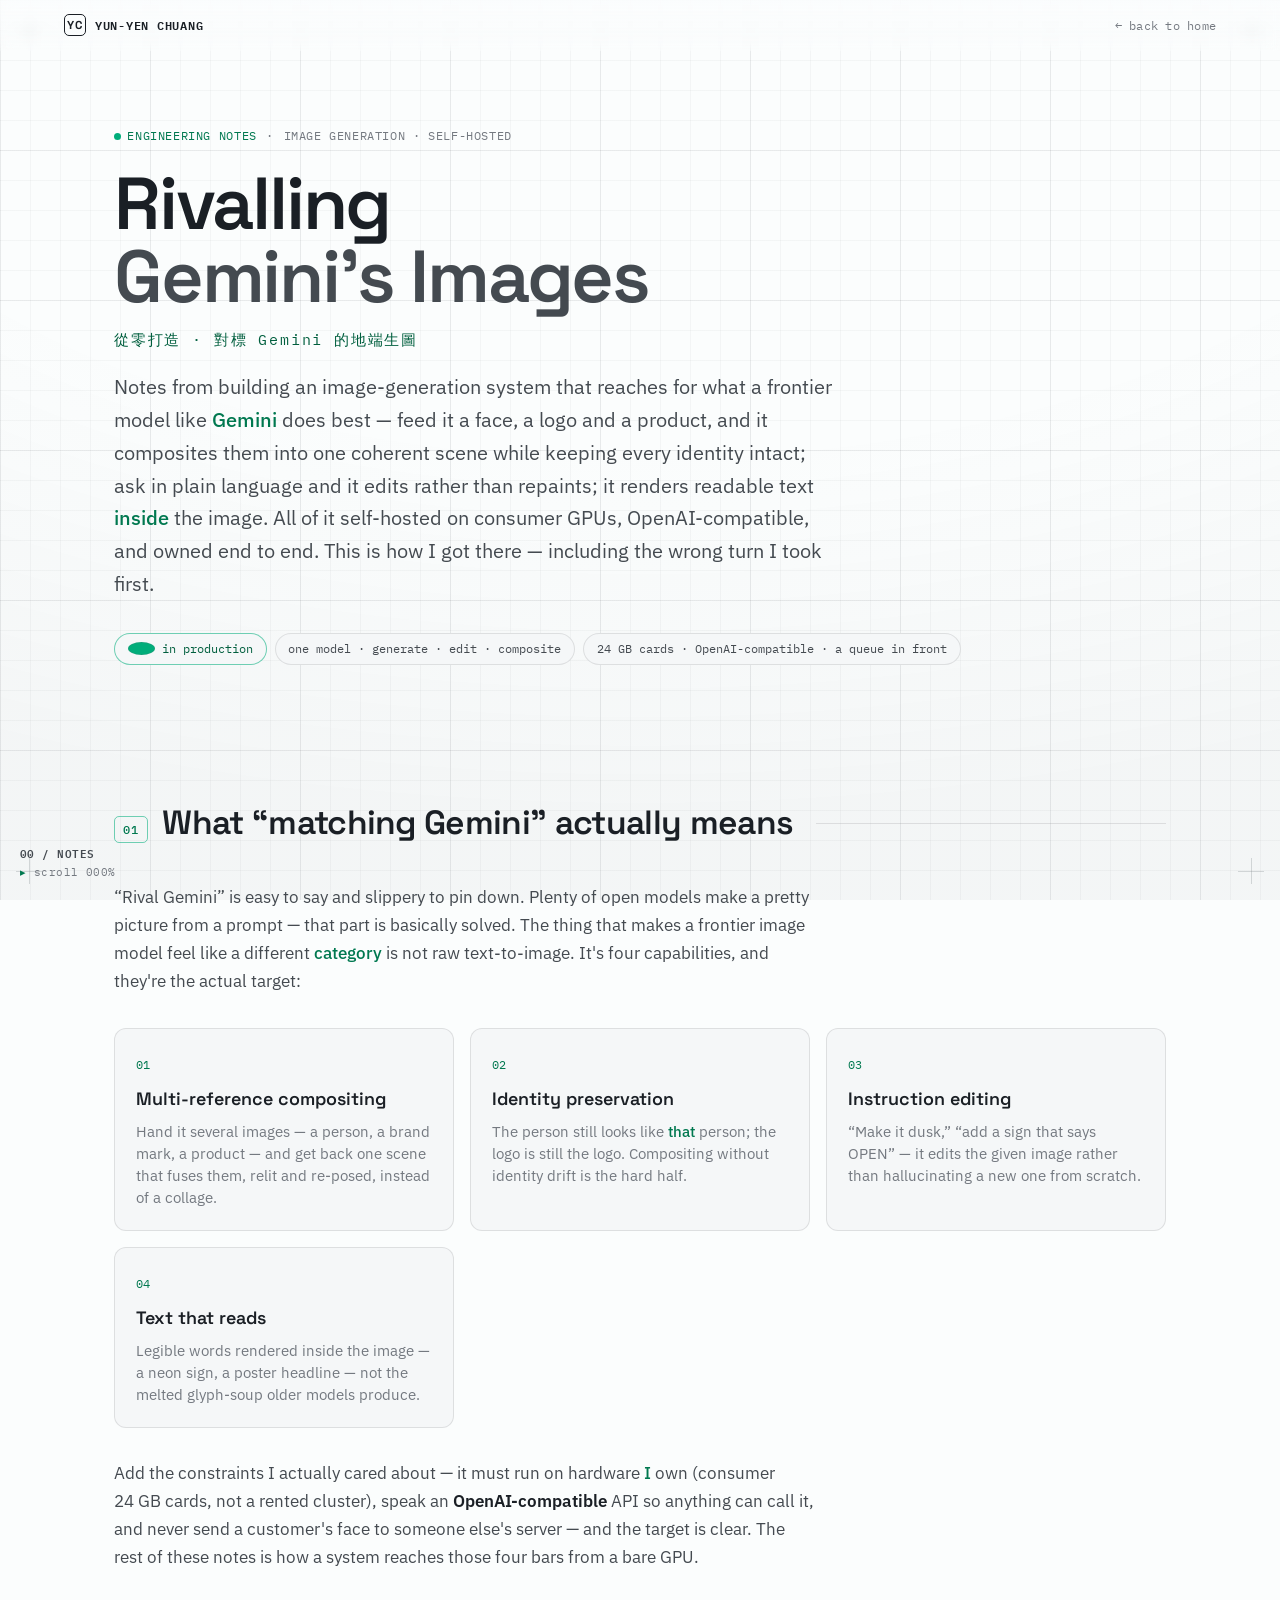
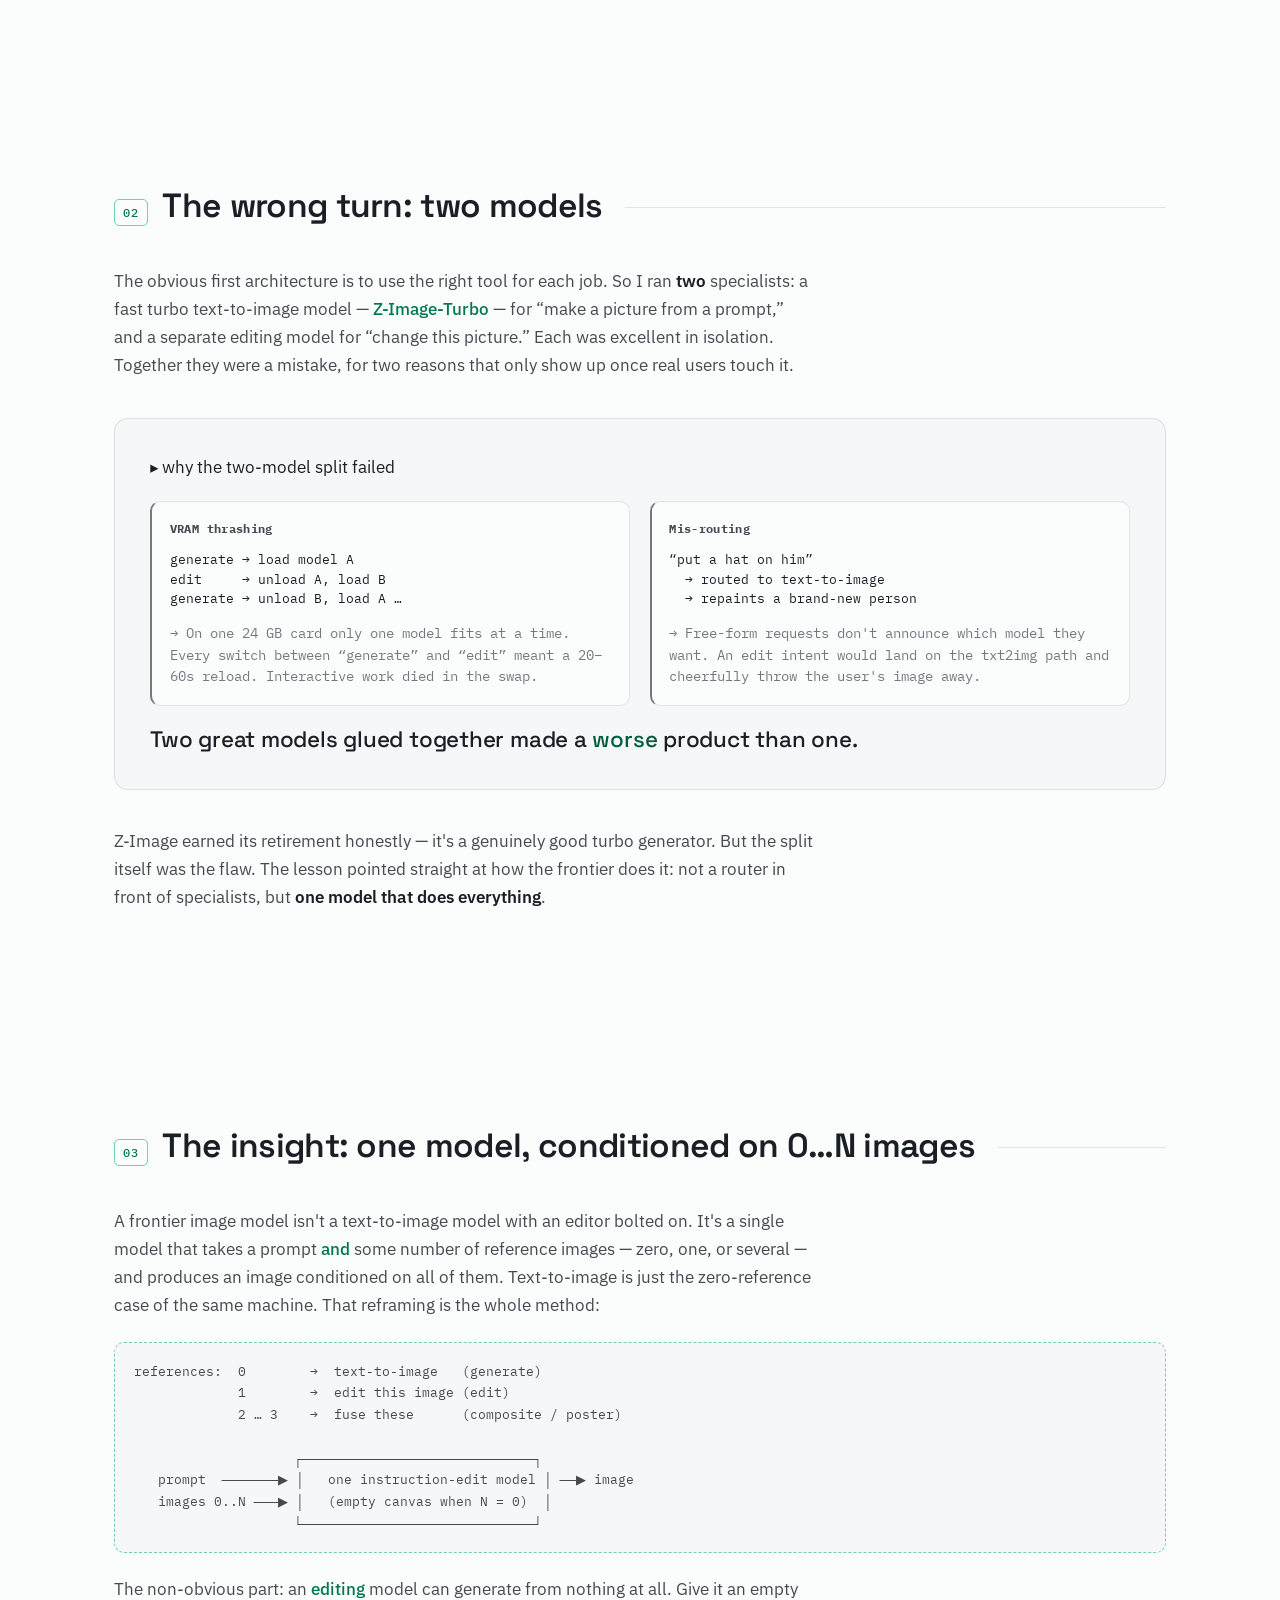
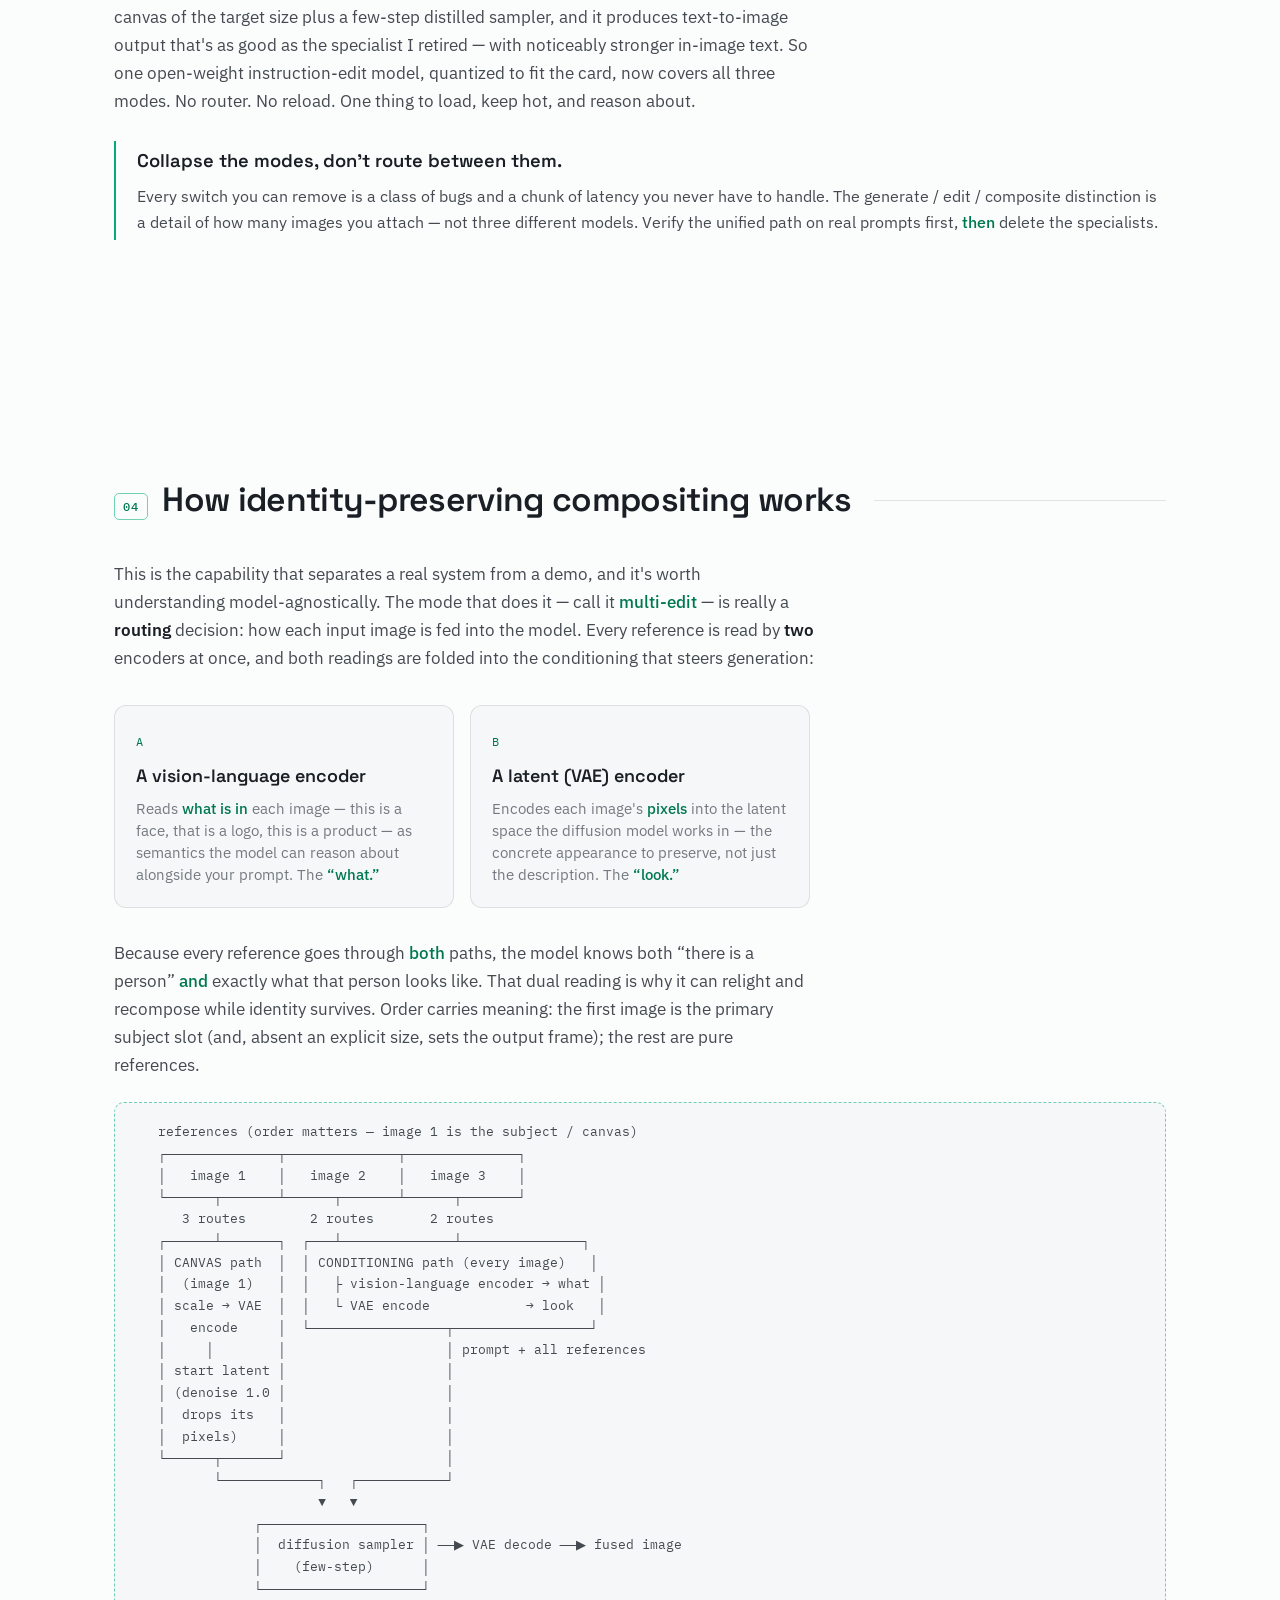
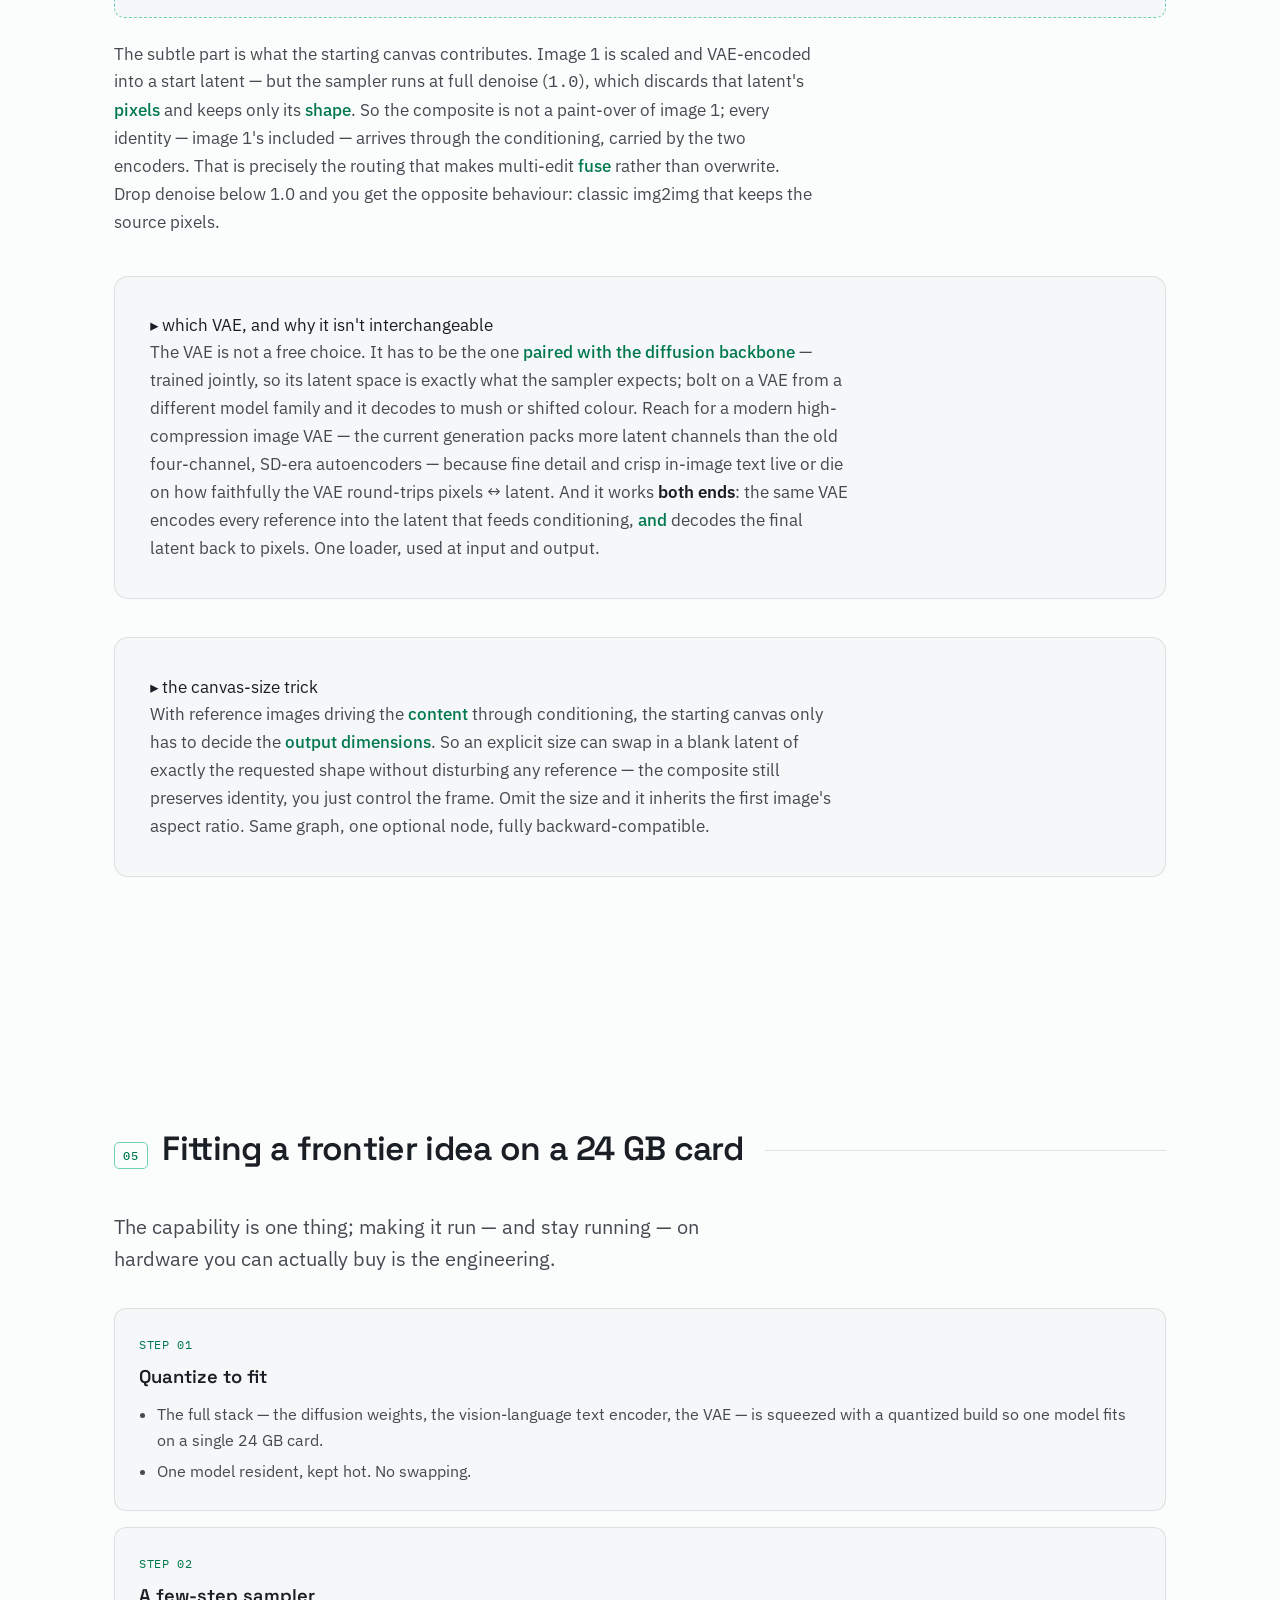
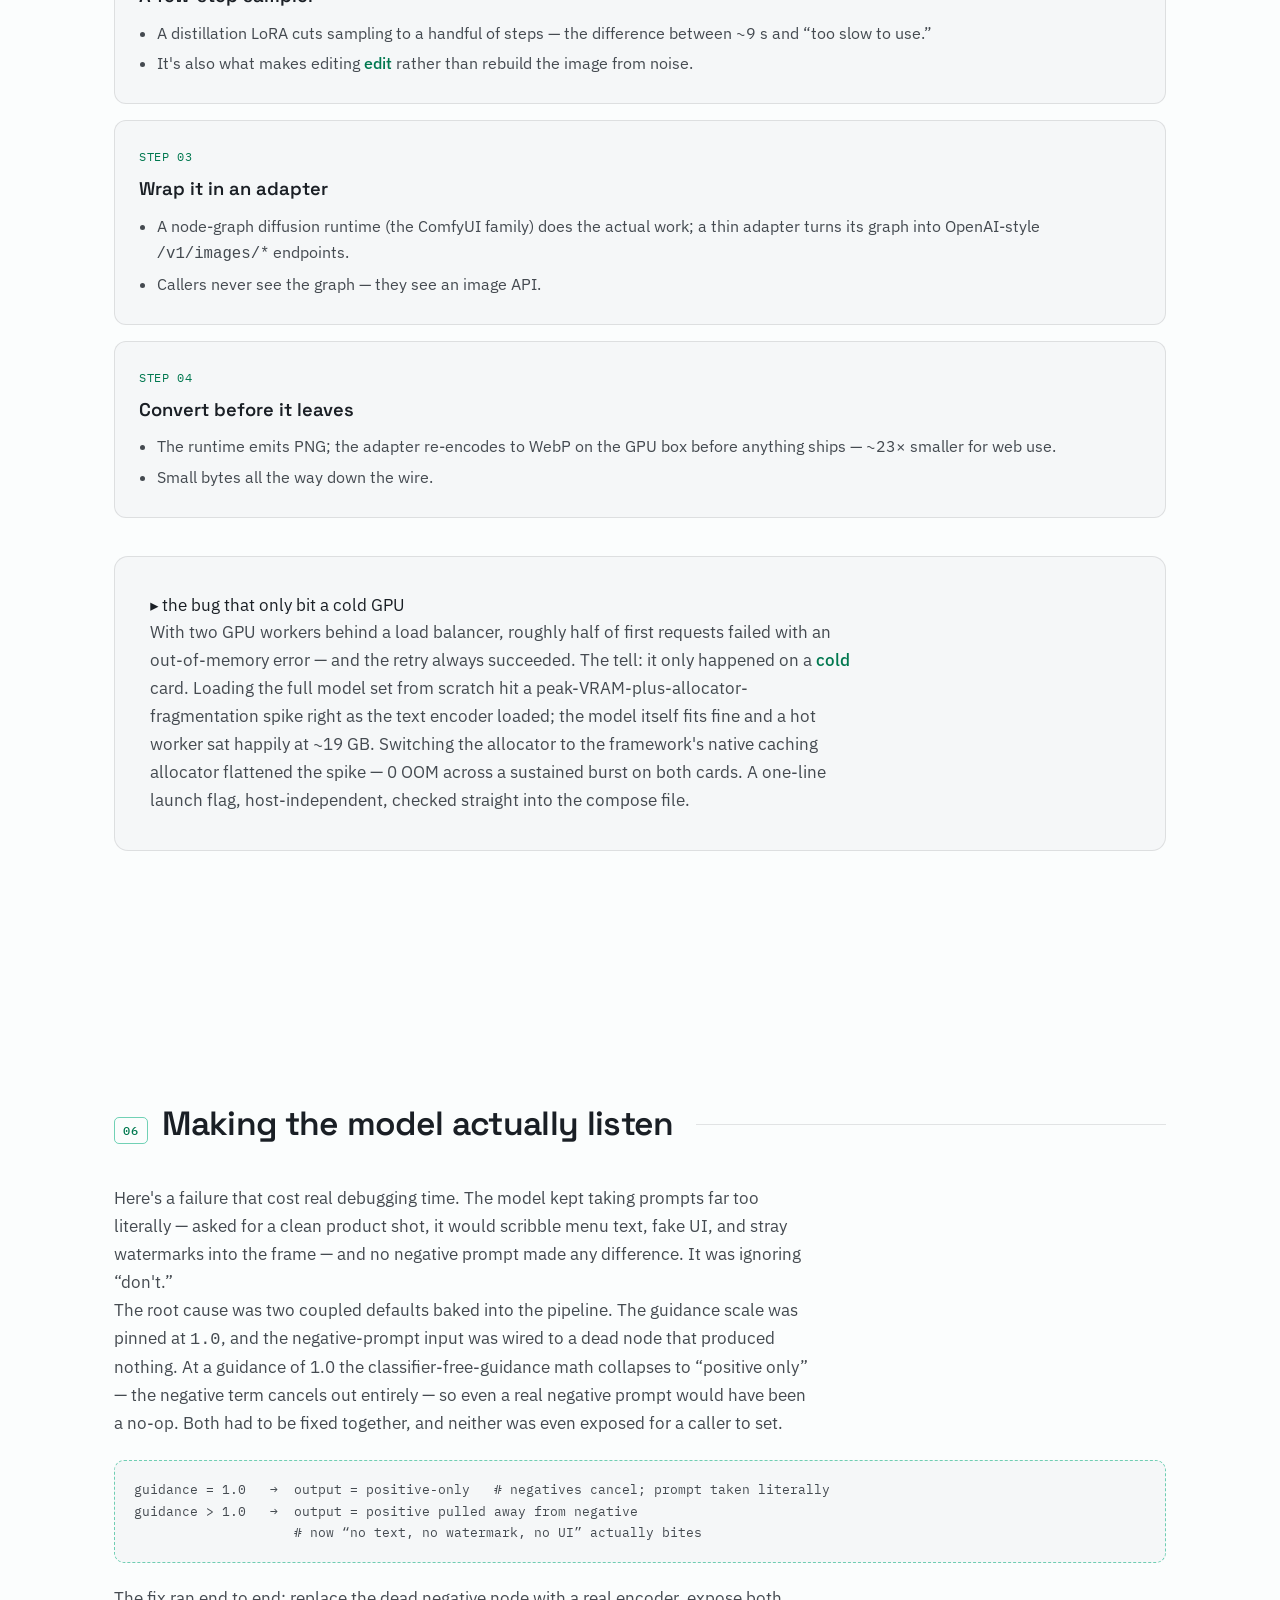
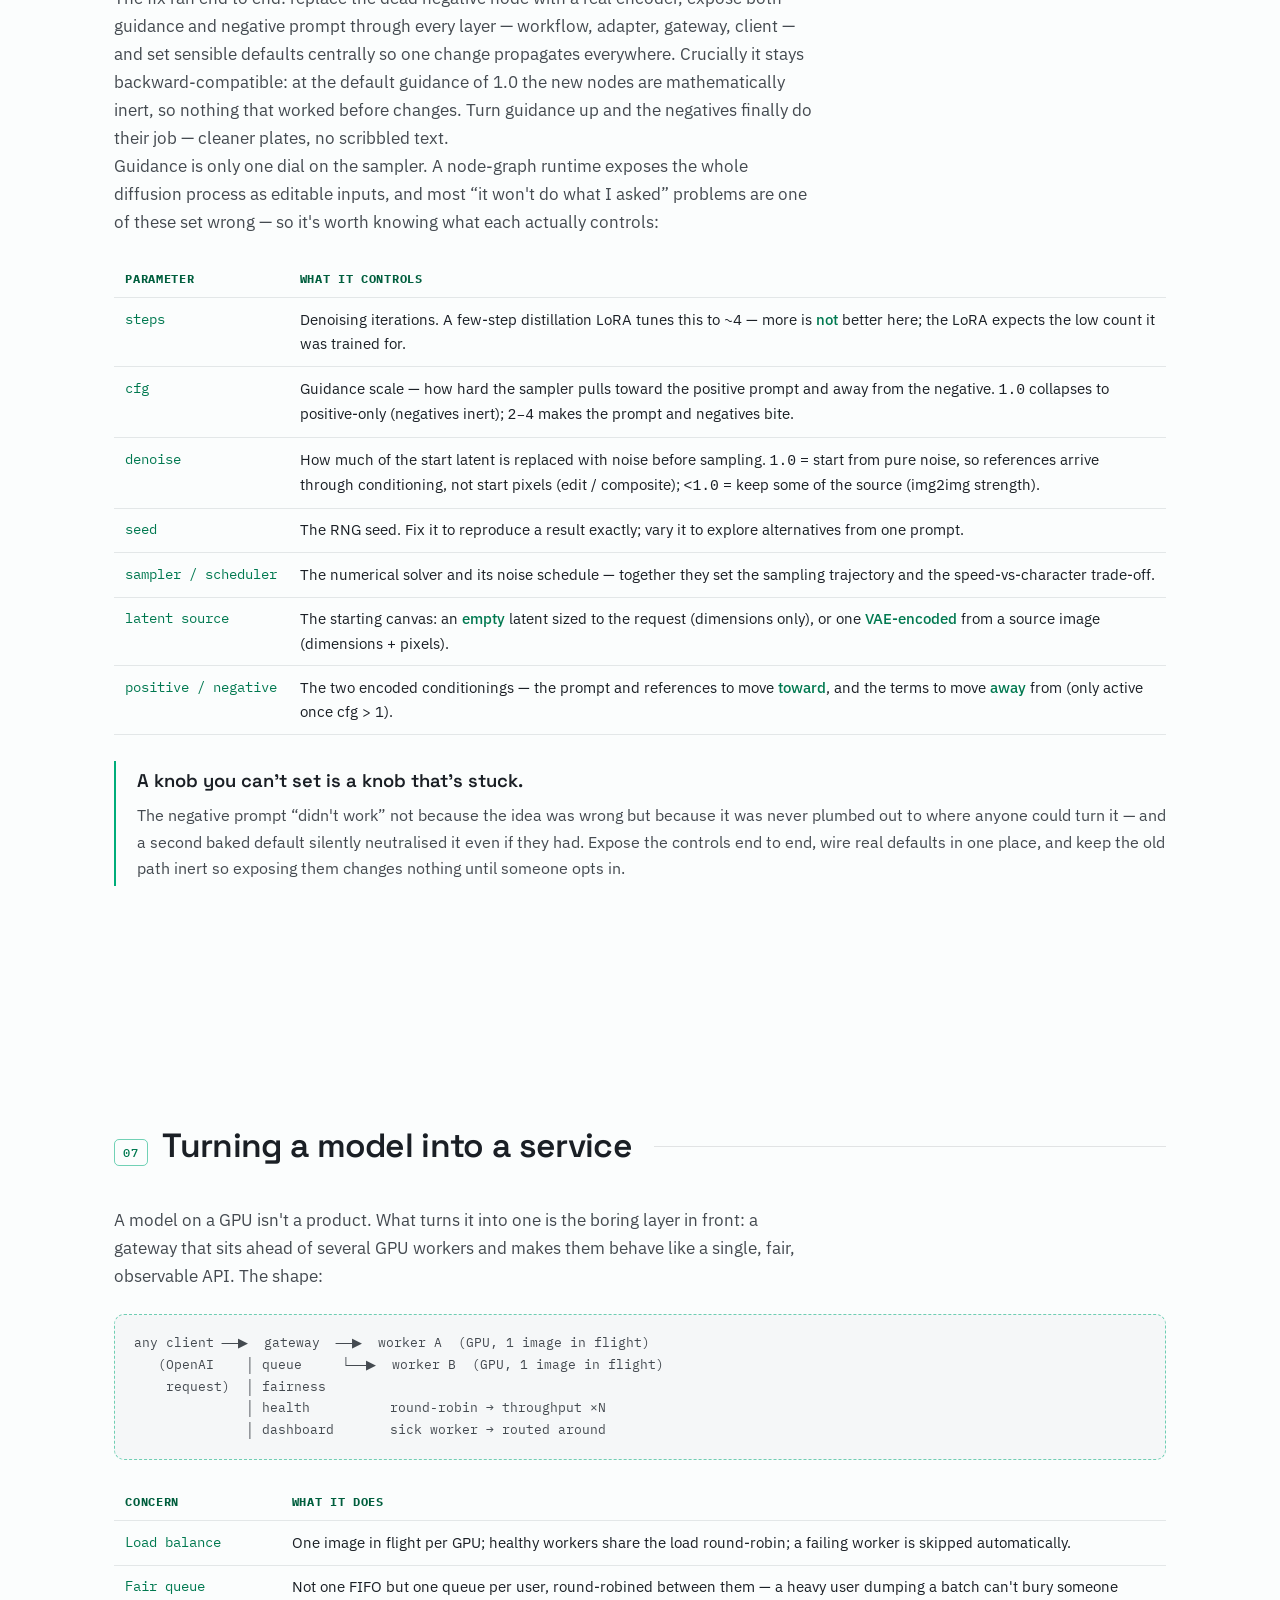
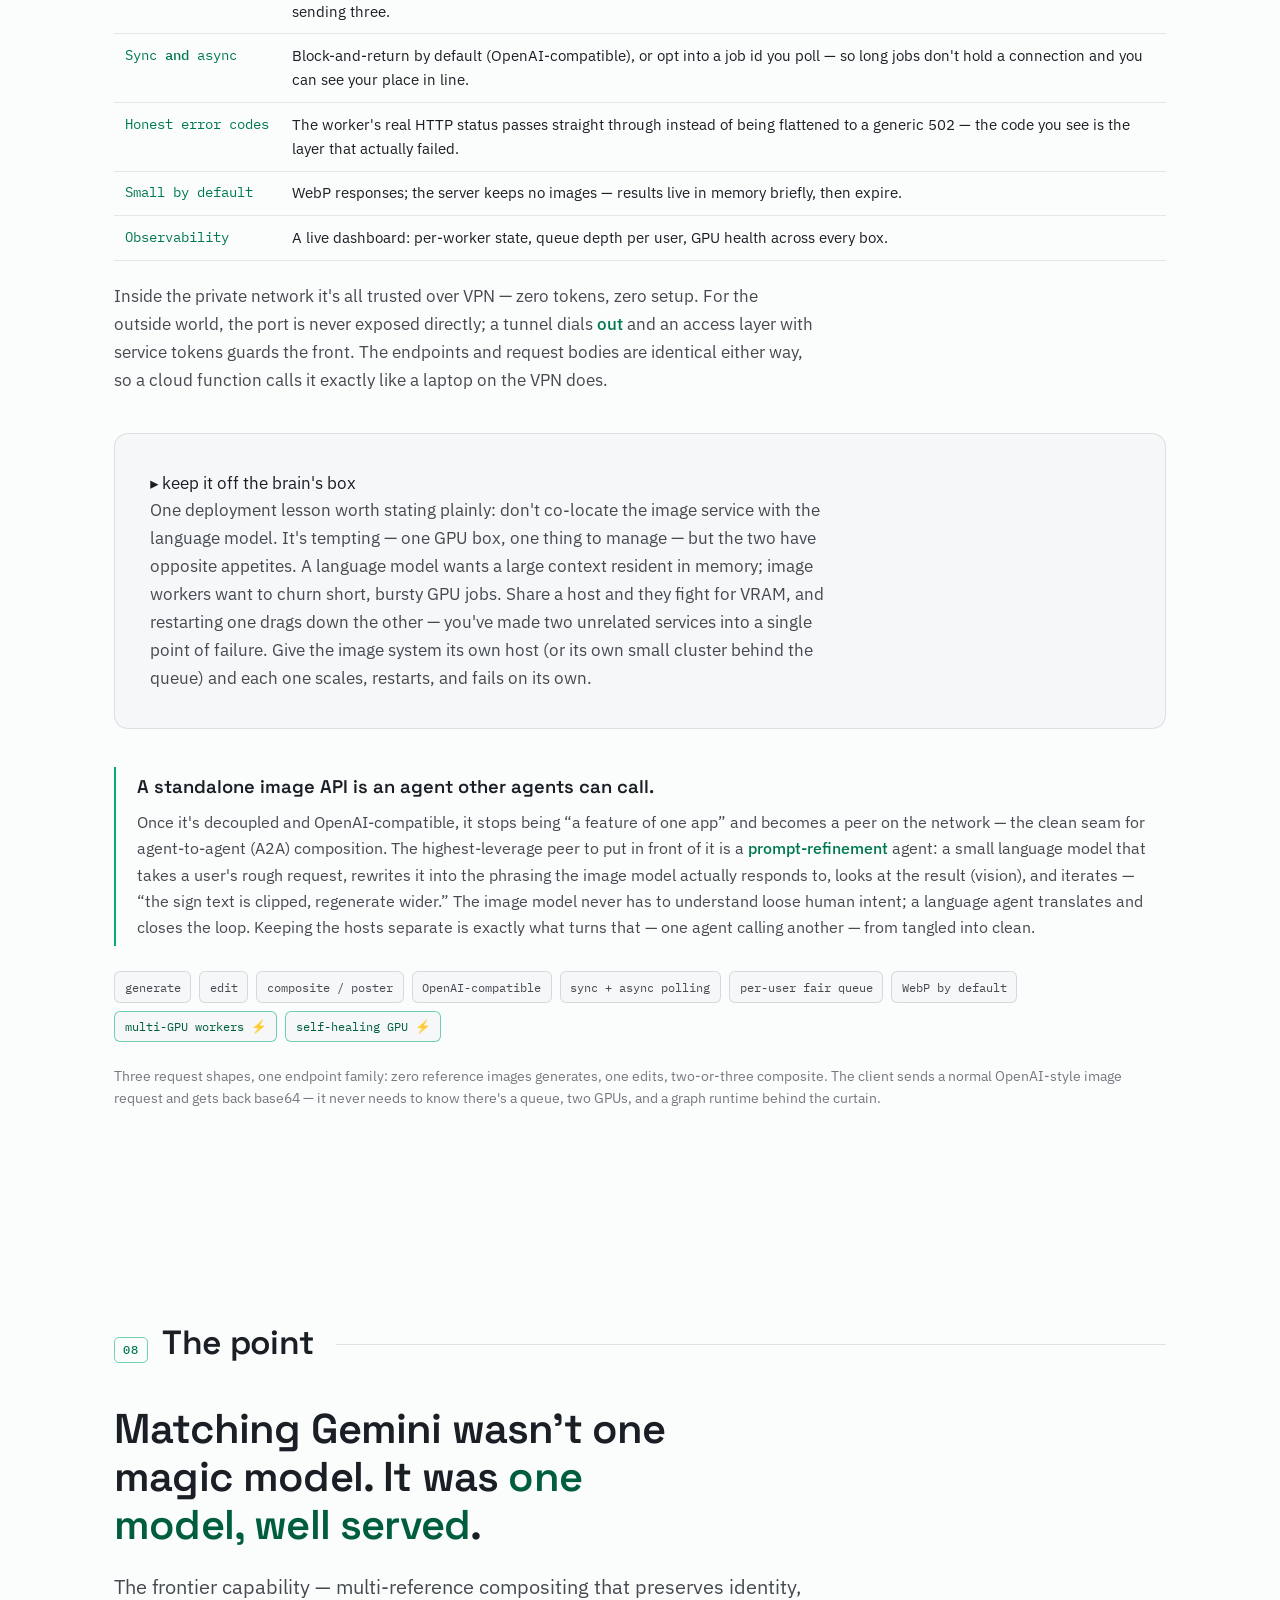
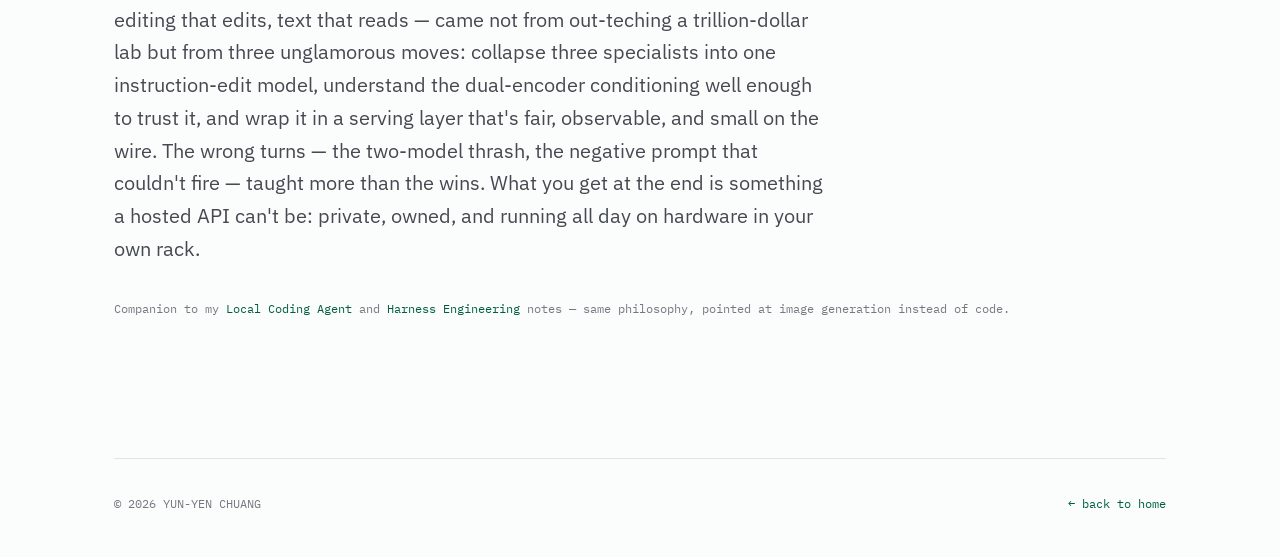
<file: image-gen.html>
<!DOCTYPE html>
<html lang="en">
<head>
  <meta charset="UTF-8" />
  <meta name="viewport" content="width=device-width, initial-scale=1.0" />
  <script>document.documentElement.classList.add('js');</script>
  <title>Building an Image-Gen System to Rival Gemini · 從零打造對標 Gemini 的生圖系統 — Notes · Yun-Yen Chuang</title>
  <meta name="description" content="Engineering notes on building a self-hosted image-generation system with Gemini-class capability — multi-reference identity-preserving compositing, instruction editing, and strong in-image text — running on consumer 24GB GPUs, OpenAI-compatible, from scratch. Includes the failed two-model attempt and the debugging lessons. ｜ 如何用消費級顯卡從零自架一套對標 Gemini 的生圖系統:多圖身份保留融合、指令式編輯、圖內文字渲染,單機收斂成一顆模型、OpenAI 相容。含兩模型分離的失敗經驗與踩雷。By Yun-Yen Chuang, Maxora AI." />
  <meta name="keywords" content="image generation, self-hosted diffusion, Gemini alternative, identity-preserving compositing, instruction editing, text-to-image, consumer GPU, 24GB, ComfyUI, OpenAI-compatible image API, 生圖系統, 對標 Gemini, 地端生圖, 多圖融合, 身份保留, 指令式編輯, 消費級顯卡, 自架擴散模型, 圖內文字渲染" />
  <meta name="author" content="Yun-Yen Chuang (莊昀諺)" />
  <meta name="robots" content="index, follow, max-image-preview:large, max-snippet:-1" />
  <link rel="canonical" href="https://yunyenchuang.com/image-gen.html" />
  <meta name="theme-color" content="#fdfdfd" />

  <!-- Favicons -->
  <link rel="icon" href="favicon.ico" sizes="any" />
  <link rel="icon" type="image/svg+xml" href="favicon.svg" />
  <link rel="icon" type="image/png" sizes="32x32" href="favicon-32x32.png" />
  <link rel="icon" type="image/png" sizes="16x16" href="favicon-16x16.png" />
  <link rel="apple-touch-icon" href="apple-touch-icon.png" />

  <!-- Open Graph -->
  <meta property="og:title" content="Building an Image-Gen System to Rival Gemini · 從零打造對標 Gemini 的生圖系統" />
  <meta property="og:description" content="Multi-reference identity-preserving compositing, instruction editing, and strong in-image text — Gemini-class image generation, self-hosted on consumer GPUs. The failed first attempt, the one-model insight, and the serving layer." />
  <meta property="og:type" content="article" />
  <meta property="og:url" content="https://yunyenchuang.com/image-gen.html" />
  <meta property="og:site_name" content="Yun-Yen Chuang" />
  <meta property="og:locale" content="en_US" />
  <meta property="article:author" content="Yun-Yen Chuang" />
  <meta property="og:image" content="https://yunyenchuang.com/assets/og-cover.jpg" />
  <meta property="og:image:width" content="1200" />
  <meta property="og:image:height" content="630" />
  <meta property="og:image:alt" content="Yun-Yen Chuang (莊昀諺) — Founder & CEO @ Maxora AI, Data Scientist, Ph.D. NTU EE" />

  <!-- Twitter -->
  <meta name="twitter:card" content="summary_large_image" />
  <meta name="twitter:title" content="Building an Image-Gen System to Rival Gemini · 從零打造對標 Gemini 的生圖系統" />
  <meta name="twitter:description" content="Multi-reference identity-preserving compositing, instruction editing, and strong in-image text — Gemini-class image generation, self-hosted on consumer GPUs, from scratch." />
  <meta name="twitter:image" content="https://yunyenchuang.com/assets/og-cover.jpg" />

  <!-- Structured data -->
  <script type="application/ld+json">
  {
    "@context": "https://schema.org",
    "@type": "TechArticle",
    "headline": "Building an Image-Gen System to Rival Gemini",
    "description": "Engineering notes on building a self-hosted image-generation system with Gemini-class capability — multi-reference identity-preserving compositing, instruction editing, and strong in-image text — on consumer GPUs, OpenAI-compatible, from scratch.",
    "url": "https://yunyenchuang.com/image-gen.html",
    "mainEntityOfPage": "https://yunyenchuang.com/image-gen.html",
    "inLanguage": "en",
    "datePublished": "2026-07-17",
    "dateModified": "2026-07-17",
    "author": {
      "@type": "Person",
      "name": "Yun-Yen Chuang",
      "url": "https://yunyenchuang.com/"
    },
    "publisher": {
      "@type": "Organization",
      "name": "Maxora AI",
      "url": "https://maxora.ai"
    },
    "about": "Self-hosted image generation, diffusion serving, identity-preserving compositing, instruction editing, consumer-GPU inference, image API design"
  }
  </script>

  <link rel="preconnect" href="https://fonts.googleapis.com" />
  <link rel="preconnect" href="https://fonts.gstatic.com" crossorigin />
  <link href="https://fonts.googleapis.com/css2?family=Space+Grotesk:wght@400;500;600;700&family=IBM+Plex+Sans:wght@400;500;600&family=IBM+Plex+Mono:wght@400;500;600&display=swap" rel="stylesheet" />
  <link rel="stylesheet" href="assets/style.css" />
  <link rel="stylesheet" href="assets/harness.css" />

  <!-- page-local helpers (kept here so shared CSS stays untouched) -->
  <style>
    .codeblock {
      font-family: var(--mono);
      font-size: 0.82rem;
      line-height: 1.6;
      white-space: pre;
      overflow-x: auto;
      background: var(--paper-2);
      border: 1px solid oklch(0.5 0.02 235 / 0.16);
      border-left: 3px solid var(--accent-line);
      border-radius: 10px;
      padding: 1.05rem 1.2rem;
      margin: 1.4rem 0;
      color: var(--ink-2);
    }
    .codeblock .c { color: var(--muted); }
    .codeblock .k { color: var(--accent-deep); font-weight: 600; }
    .flow {
      font-family: var(--mono);
      font-size: 0.8rem;
      line-height: 1.7;
      white-space: pre;
      overflow-x: auto;
      color: var(--ink-2);
      background: var(--paper-2);
      border: 1px dashed var(--accent-line);
      border-radius: 10px;
      padding: 1.1rem 1.2rem;
      margin: 1.4rem 0;
    }
    .modtable { width: 100%; border-collapse: collapse; margin: 1.4rem 0; font-size: 0.92rem; }
    .modtable th, .modtable td { text-align: left; padding: 0.6rem 0.7rem; border-bottom: 1px solid oklch(0.5 0.02 235 / 0.14); vertical-align: top; }
    .modtable th { font-family: var(--mono); font-size: 0.72rem; letter-spacing: 0.06em; text-transform: uppercase; color: var(--accent-deep); }
    .modtable td:first-child { font-family: var(--mono); color: var(--accent-ink); white-space: nowrap; font-size: 0.85rem; }
    .modtable tr:hover td { background: var(--accent-soft); }
    .toolset { display: flex; flex-wrap: wrap; gap: 0.5rem; margin: 1.4rem 0; }
    .toolset span { font-family: var(--mono); font-size: 0.78rem; padding: 0.28rem 0.6rem; border-radius: 6px; border: 1px solid oklch(0.5 0.02 235 / 0.2); color: var(--ink-2); background: var(--paper-2); }
    .toolset span.danger { border-color: var(--accent-line); color: var(--accent-deep); }
    .checklist { list-style: none; padding: 0; margin: 1.2rem 0; display: grid; gap: 0.55rem; }
    .checklist li { padding-left: 1.7rem; position: relative; color: var(--ink-2); }
    .checklist li::before { content: "✓"; position: absolute; left: 0; color: var(--accent-deep); font-weight: 700; }
    .note-small { font-size: 0.85rem; color: var(--muted); }
    .zh-tagline {
      font-family: var(--mono);
      font-size: 0.95rem;
      letter-spacing: 0.12em;
      color: var(--accent-deep);
      margin: -0.4rem 0 1.2rem;
    }
  </style>
</head>
<body>
  <div class="paper-grid"></div>
  <div class="paper-vignette"></div>
  <span class="reg tl"></span><span class="reg tr"></span>
  <span class="reg bl"></span><span class="reg br"></span>
  <div class="scan" id="scan"></div>
  <div class="readout">
    <span><b id="roSect">00 / NOTES</b></span>
    <span><span class="dot">▸</span> scroll <span id="roPct">000</span>%</span>
  </div>

  <!-- NAV -->
  <nav class="topnav">
    <a class="brand" href="index.html"><span class="mark">YC</span> YUN-YEN&nbsp;CHUANG</a>
    <div class="navlinks">
      <a href="index.html" class="back-link">← back to home</a>
    </div>
  </nav>

  <main id="top">
    <!-- HERO -->
    <header class="sub-hero" data-sect="00 / NOTES">
      <p class="eyebrow reveal">
        <span class="live"><span class="pulse"></span>ENGINEERING NOTES</span>
        <span>·</span><span>IMAGE GENERATION · SELF-HOSTED</span>
      </p>
      <h1 class="reveal">Rivalling<br /><span class="ln2">Gemini's&nbsp;Images</span></h1>
      <p class="zh-tagline reveal" lang="zh-Hant">從零打造 · 對標 Gemini 的地端生圖</p>
      <p class="lede reveal">
        Notes from building an image-generation system that reaches for what a frontier model like
        <em>Gemini</em> does best — feed it a face, a logo and a product, and it composites them into one
        coherent scene while keeping every identity intact; ask in plain language and it edits rather than
        repaints; it renders readable text <em>inside</em> the image. All of it self-hosted on consumer
        GPUs, OpenAI-compatible, and owned end to end. This is how I got there — including the wrong turn I
        took first.
      </p>
      <div class="status-row reveal">
        <span class="live-tag"><span class="pulse-d"></span>in production</span>
        <span>one model · generate · edit · composite</span>
        <span>24&nbsp;GB cards · OpenAI-compatible · a queue in front</span>
      </div>
    </header>

    <!-- 01 — the target -->
    <section class="sect" data-sect="01 / THE TARGET">
      <div class="sect-head reveal"><span class="idx">01</span><h2>What “matching Gemini” actually means</h2><span class="rule"></span></div>
      <div class="prose reveal">
        <p>
          “Rival Gemini” is easy to say and slippery to pin down. Plenty of open models make a pretty
          picture from a prompt — that part is basically solved. The thing that makes a frontier image
          model feel like a different <em>category</em> is not raw text-to-image. It's four capabilities,
          and they're the actual target:
        </p>
      </div>
      <div class="comp-grid">
        <div class="comp-card reveal"><span class="cc-n">01</span><h4>Multi-reference compositing</h4><p>Hand it several images — a person, a brand mark, a product — and get back one scene that fuses them, relit and re-posed, instead of a collage.</p></div>
        <div class="comp-card reveal"><span class="cc-n">02</span><h4>Identity preservation</h4><p>The person still looks like <em>that</em> person; the logo is still the logo. Compositing without identity drift is the hard half.</p></div>
        <div class="comp-card reveal"><span class="cc-n">03</span><h4>Instruction editing</h4><p>“Make it dusk,” “add a sign that says OPEN” — it edits the given image rather than hallucinating a new one from scratch.</p></div>
        <div class="comp-card reveal"><span class="cc-n">04</span><h4>Text that reads</h4><p>Legible words rendered inside the image — a neon sign, a poster headline — not the melted glyph-soup older models produce.</p></div>
      </div>
      <div class="prose reveal">
        <p>
          Add the constraints I actually cared about — it must run on hardware <em>I</em> own (consumer
          24&nbsp;GB cards, not a rented cluster), speak an <strong>OpenAI-compatible</strong> API so
          anything can call it, and never send a customer's face to someone else's server — and the target
          is clear. The rest of these notes is how a system reaches those four bars from a bare GPU.
        </p>
      </div>
    </section>

    <!-- 02 — the wrong turn -->
    <section class="sect" data-sect="02 / THE WRONG TURN">
      <div class="sect-head reveal"><span class="idx">02</span><h2>The wrong turn: two models</h2><span class="rule"></span></div>
      <div class="prose reveal">
        <p>
          The obvious first architecture is to use the right tool for each job. So I ran <strong>two</strong>
          specialists: a fast turbo text-to-image model — <em>Z-Image-Turbo</em> — for “make a picture from a
          prompt,” and a separate editing model for “change this picture.” Each was excellent in isolation.
          Together they were a mistake, for two reasons that only show up once real users touch it.
        </p>
      </div>
      <div class="callout reveal">
        <span class="co-tag">▸ why the two-model split failed</span>
        <div class="callout-grid">
          <div class="co-panel bad">
            <h4>VRAM thrashing</h4>
            <div class="mono-block">generate → load model A
edit     → unload A, load B
generate → unload B, load A …</div>
            <p class="co-out">→ On one 24&nbsp;GB card only one model fits at a time. Every switch between “generate” and “edit” meant a 20–60s reload. Interactive work died in the swap.</p>
          </div>
          <div class="co-panel bad">
            <h4>Mis-routing</h4>
            <div class="mono-block">“put a hat on him”
  → routed to text-to-image
  → repaints a brand-new person</div>
            <p class="co-out">→ Free-form requests don't announce which model they want. An edit intent would land on the txt2img path and cheerfully throw the user's image away.</p>
          </div>
        </div>
        <blockquote>Two great models glued together made a <span class="q">worse</span> product than one.</blockquote>
      </div>
      <div class="prose reveal">
        <p>
          Z-Image earned its retirement honestly — it's a genuinely good turbo generator. But the split
          itself was the flaw. The lesson pointed straight at how the frontier does it: not a router in
          front of specialists, but <strong>one model that does everything</strong>.
        </p>
      </div>
    </section>

    <!-- 03 — one model -->
    <section class="sect" data-sect="03 / ONE MODEL">
      <div class="sect-head reveal"><span class="idx">03</span><h2>The insight: one model, conditioned on 0…N images</h2><span class="rule"></span></div>
      <div class="prose reveal">
        <p>
          A frontier image model isn't a text-to-image model with an editor bolted on. It's a single model
          that takes a prompt <em>and</em> some number of reference images — zero, one, or several — and
          produces an image conditioned on all of them. Text-to-image is just the zero-reference case of
          the same machine. That reframing is the whole method:
        </p>
      </div>
      <div class="flow reveal">references:  0        →  text-to-image   (generate)
             1        →  edit this image (edit)
             2 … 3    →  fuse these      (composite / poster)

                    ┌─────────────────────────────┐
   prompt  ───────▶ │   one instruction-edit model │ ──▶ image
   images 0..N ───▶ │   (empty canvas when N = 0)  │
                    └─────────────────────────────┘</div>
      <div class="prose reveal">
        <p>
          The non-obvious part: an <em>editing</em> model can generate from nothing at all. Give it an
          empty canvas of the target size plus a few-step distilled sampler, and it produces
          text-to-image output that's as good as the specialist I retired — with noticeably stronger
          in-image text. So one open-weight instruction-edit model, quantized to fit the card, now covers
          all three modes. No router. No reload. One thing to load, keep hot, and reason about.
        </p>
      </div>
      <div class="principle reveal">
        <h4>Collapse the modes, don't route between them.</h4>
        <p>Every switch you can remove is a class of bugs and a chunk of latency you never have to handle. The generate / edit / composite distinction is a detail of how many images you attach — not three different models. Verify the unified path on real prompts first, <em>then</em> delete the specialists.</p>
      </div>
    </section>

    <!-- 04 — identity -->
    <section class="sect" data-sect="04 / IDENTITY">
      <div class="sect-head reveal"><span class="idx">04</span><h2>How identity-preserving compositing works</h2><span class="rule"></span></div>
      <div class="prose reveal">
        <p>
          This is the capability that separates a real system from a demo, and it's worth understanding
          model-agnostically. The mode that does it — call it <em>multi-edit</em> — is really a
          <strong>routing</strong> decision: how each input image is fed into the model. Every reference is
          read by <strong>two</strong> encoders at once, and both readings are folded into the conditioning
          that steers generation:
        </p>
      </div>
      <div class="comp-grid">
        <div class="comp-card reveal"><span class="cc-n">A</span><h4>A vision-language encoder</h4><p>Reads <em>what is in</em> each image — this is a face, that is a logo, this is a product — as semantics the model can reason about alongside your prompt. The <em>“what.”</em></p></div>
        <div class="comp-card reveal"><span class="cc-n">B</span><h4>A latent (VAE) encoder</h4><p>Encodes each image's <em>pixels</em> into the latent space the diffusion model works in — the concrete appearance to preserve, not just the description. The <em>“look.”</em></p></div>
      </div>
      <div class="prose reveal">
        <p>
          Because every reference goes through <em>both</em> paths, the model knows both “there is a person”
          <em>and</em> exactly what that person looks like. That dual reading is why it can relight and
          recompose while identity survives. Order carries meaning: the first image is the primary subject
          slot (and, absent an explicit size, sets the output frame); the rest are pure references.
        </p>
      </div>
      <div class="flow reveal">   references (order matters — image 1 is the subject / canvas)
   ┌──────────────┬──────────────┬──────────────┐
   │   image 1    │   image 2    │   image 3    │
   └──────┬───────┴──────┬───────┴──────┬───────┘
      3 routes        2 routes       2 routes
   ┌──────┴───────┐  ┌───┴──────────────┴───────────────┐
   │ CANVAS path  │  │ CONDITIONING path (every image)   │
   │  (image 1)   │  │   ├ vision-language encoder → what │
   │ scale → VAE  │  │   └ VAE encode            → look   │
   │   encode     │  └─────────────────┬─────────────────┘
   │     │        │                    │ prompt + all references
   │ start latent │                    │
   │ (denoise 1.0 │                    │
   │  drops its   │                    │
   │  pixels)     │                    │
   └──────┬───────┘                    │
          └────────────┐   ┌───────────┘
                       ▼   ▼
               ┌────────────────────┐
               │  diffusion sampler │ ──▶ VAE decode ──▶ fused image
               │    (few-step)      │
               └────────────────────┘</div>
      <div class="prose reveal">
        <p>
          The subtle part is what the starting canvas contributes. Image 1 is scaled and VAE-encoded into a
          start latent — but the sampler runs at full denoise (<code>1.0</code>), which discards that latent's
          <em>pixels</em> and keeps only its <em>shape</em>. So the composite is not a paint-over of image 1;
          every identity — image 1's included — arrives through the conditioning, carried by the two encoders.
          That is precisely the routing that makes multi-edit <em>fuse</em> rather than overwrite. Drop denoise
          below 1.0 and you get the opposite behaviour: classic img2img that keeps the source pixels.
        </p>
      </div>
      <div class="callout reveal">
        <span class="co-tag">▸ which VAE, and why it isn't interchangeable</span>
        <div class="prose">
          <p>
            The VAE is not a free choice. It has to be the one <em>paired with the diffusion backbone</em> —
            trained jointly, so its latent space is exactly what the sampler expects; bolt on a VAE from a
            different model family and it decodes to mush or shifted colour. Reach for a modern
            high-compression image VAE — the current generation packs more latent channels than the old
            four-channel, SD-era autoencoders — because fine detail and crisp in-image text live or die on how
            faithfully the VAE round-trips pixels ↔ latent. And it works <strong>both ends</strong>: the same
            VAE encodes every reference into the latent that feeds conditioning, <em>and</em> decodes the final
            latent back to pixels. One loader, used at input and output.
          </p>
        </div>
      </div>
      <div class="callout reveal">
        <span class="co-tag">▸ the canvas-size trick</span>
        <div class="prose">
          <p>
            With reference images driving the <em>content</em> through conditioning, the starting canvas only
            has to decide the <em>output dimensions</em>. So an explicit size can swap in a blank latent of
            exactly the requested shape without disturbing any reference — the composite still preserves
            identity, you just control the frame. Omit the size and it inherits the first image's aspect
            ratio. Same graph, one optional node, fully backward-compatible.
          </p>
        </div>
      </div>
    </section>

    <!-- 05 — 24 GB -->
    <section class="sect" data-sect="05 / 24 GB">
      <div class="sect-head reveal"><span class="idx">05</span><h2>Fitting a frontier idea on a 24&nbsp;GB card</h2><span class="rule"></span></div>
      <p class="lede reveal">The capability is one thing; making it run — and stay running — on hardware you can actually buy is the engineering.</p>

      <div class="path">
        <div class="path-week reveal">
          <span class="pw-n">STEP 01</span>
          <h4>Quantize to fit</h4>
          <ul>
            <li>The full stack — the diffusion weights, the vision-language text encoder, the VAE — is squeezed with a quantized build so one model fits on a single 24&nbsp;GB card.</li>
            <li>One model resident, kept hot. No swapping.</li>
          </ul>
        </div>
        <div class="path-week reveal">
          <span class="pw-n">STEP 02</span>
          <h4>A few-step sampler</h4>
          <ul>
            <li>A distillation LoRA cuts sampling to a handful of steps — the difference between ~9&nbsp;s and “too slow to use.”</li>
            <li>It's also what makes editing <em>edit</em> rather than rebuild the image from noise.</li>
          </ul>
        </div>
        <div class="path-week reveal">
          <span class="pw-n">STEP 03</span>
          <h4>Wrap it in an adapter</h4>
          <ul>
            <li>A node-graph diffusion runtime (the ComfyUI family) does the actual work; a thin adapter turns its graph into OpenAI-style <code>/v1/images/*</code> endpoints.</li>
            <li>Callers never see the graph — they see an image API.</li>
          </ul>
        </div>
        <div class="path-week reveal">
          <span class="pw-n">STEP 04</span>
          <h4>Convert before it leaves</h4>
          <ul>
            <li>The runtime emits PNG; the adapter re-encodes to WebP on the GPU box before anything ships — ~23× smaller for web use.</li>
            <li>Small bytes all the way down the wire.</li>
          </ul>
        </div>
      </div>

      <div class="callout reveal">
        <span class="co-tag">▸ the bug that only bit a cold GPU</span>
        <div class="prose">
          <p>
            With two GPU workers behind a load balancer, roughly half of first requests failed with an
            out-of-memory error — and the retry always succeeded. The tell: it only happened on a
            <em>cold</em> card. Loading the full model set from scratch hit a peak-VRAM-plus-allocator-fragmentation
            spike right as the text encoder loaded; the model itself fits fine and a hot worker sat happily
            at ~19&nbsp;GB. Switching the allocator to the framework's native caching allocator flattened the
            spike — 0 OOM across a sustained burst on both cards. A one-line launch flag, host-independent,
            checked straight into the compose file.
          </p>
        </div>
      </div>
    </section>

    <!-- 06 — making it listen -->
    <section class="sect" data-sect="06 / MAKING IT LISTEN">
      <div class="sect-head reveal"><span class="idx">06</span><h2>Making the model actually listen</h2><span class="rule"></span></div>
      <div class="prose reveal">
        <p>
          Here's a failure that cost real debugging time. The model kept taking prompts far too literally —
          asked for a clean product shot, it would scribble menu text, fake UI, and stray watermarks into
          the frame — and no negative prompt made any difference. It was ignoring “don't.”
        </p>
      </div>
      <div class="prose reveal">
        <p>
          The root cause was two coupled defaults baked into the pipeline. The guidance scale was pinned at
          <code>1.0</code>, and the negative-prompt input was wired to a dead node that produced nothing. At
          a guidance of 1.0 the classifier-free-guidance math collapses to “positive only” — the negative
          term cancels out entirely — so even a real negative prompt would have been a no-op. Both had to be
          fixed together, and neither was even exposed for a caller to set.
        </p>
      </div>
      <div class="flow reveal">guidance = 1.0   →  output = positive-only   <span class="c"># negatives cancel; prompt taken literally</span>
guidance &gt; 1.0   →  output = positive pulled away from negative
                    <span class="c"># now “no text, no watermark, no UI” actually bites</span></div>
      <div class="prose reveal">
        <p>
          The fix ran end to end: replace the dead negative node with a real encoder, expose both guidance
          and negative prompt through every layer — workflow, adapter, gateway, client — and set sensible
          defaults centrally so one change propagates everywhere. Crucially it stays backward-compatible: at
          the default guidance of 1.0 the new nodes are mathematically inert, so nothing that worked before
          changes. Turn guidance up and the negatives finally do their job — cleaner plates, no scribbled
          text.
        </p>
      </div>
      <div class="prose reveal">
        <p>
          Guidance is only one dial on the sampler. A node-graph runtime exposes the whole diffusion process
          as editable inputs, and most “it won't do what I asked” problems are one of these set wrong — so
          it's worth knowing what each actually controls:
        </p>
      </div>
      <table class="modtable reveal">
        <thead><tr><th>Parameter</th><th>What it controls</th></tr></thead>
        <tbody>
          <tr><td>steps</td><td>Denoising iterations. A few-step distillation LoRA tunes this to ~4 — more is <em>not</em> better here; the LoRA expects the low count it was trained for.</td></tr>
          <tr><td>cfg</td><td>Guidance scale — how hard the sampler pulls toward the positive prompt and away from the negative. <code>1.0</code> collapses to positive-only (negatives inert); <code>2–4</code> makes the prompt and negatives bite.</td></tr>
          <tr><td>denoise</td><td>How much of the start latent is replaced with noise before sampling. <code>1.0</code> = start from pure noise, so references arrive through conditioning, not start pixels (edit / composite); <code>&lt;1.0</code> = keep some of the source (img2img strength).</td></tr>
          <tr><td>seed</td><td>The RNG seed. Fix it to reproduce a result exactly; vary it to explore alternatives from one prompt.</td></tr>
          <tr><td>sampler / scheduler</td><td>The numerical solver and its noise schedule — together they set the sampling trajectory and the speed-vs-character trade-off.</td></tr>
          <tr><td>latent source</td><td>The starting canvas: an <em>empty</em> latent sized to the request (dimensions only), or one <em>VAE-encoded</em> from a source image (dimensions + pixels).</td></tr>
          <tr><td>positive / negative</td><td>The two encoded conditionings — the prompt and references to move <em>toward</em>, and the terms to move <em>away</em> from (only active once cfg&nbsp;&gt;&nbsp;1).</td></tr>
        </tbody>
      </table>
      <div class="principle reveal">
        <h4>A knob you can't set is a knob that's stuck.</h4>
        <p>The negative prompt “didn't work” not because the idea was wrong but because it was never plumbed out to where anyone could turn it — and a second baked default silently neutralised it even if they had. Expose the controls end to end, wire real defaults in one place, and keep the old path inert so exposing them changes nothing until someone opts in.</p>
      </div>
    </section>

    <!-- 07 — serving -->
    <section class="sect" data-sect="07 / SERVING">
      <div class="sect-head reveal"><span class="idx">07</span><h2>Turning a model into a service</h2><span class="rule"></span></div>
      <div class="prose reveal">
        <p>
          A model on a GPU isn't a product. What turns it into one is the boring layer in front: a gateway
          that sits ahead of several GPU workers and makes them behave like a single, fair, observable API.
          The shape:
        </p>
      </div>
      <div class="flow reveal">any client ──▶  gateway  ──▶  worker A  (GPU, 1 image in flight)
   (OpenAI    │ queue     └──▶  worker B  (GPU, 1 image in flight)
    request)  │ fairness
              │ health          round-robin → throughput ×N
              │ dashboard       sick worker → routed around</div>
      <table class="modtable reveal">
        <thead><tr><th>Concern</th><th>What it does</th></tr></thead>
        <tbody>
          <tr><td>Load balance</td><td>One image in flight per GPU; healthy workers share the load round-robin; a failing worker is skipped automatically.</td></tr>
          <tr><td>Fair queue</td><td>Not one FIFO but one queue per user, round-robined between them — a heavy user dumping a batch can't bury someone sending three.</td></tr>
          <tr><td>Sync <em>and</em> async</td><td>Block-and-return by default (OpenAI-compatible), or opt into a job id you poll — so long jobs don't hold a connection and you can see your place in line.</td></tr>
          <tr><td>Honest error codes</td><td>The worker's real HTTP status passes straight through instead of being flattened to a generic 502 — the code you see is the layer that actually failed.</td></tr>
          <tr><td>Small by default</td><td>WebP responses; the server keeps no images — results live in memory briefly, then expire.</td></tr>
          <tr><td>Observability</td><td>A live dashboard: per-worker state, queue depth per user, GPU health across every box.</td></tr>
        </tbody>
      </table>
      <div class="prose reveal">
        <p>
          Inside the private network it's all trusted over VPN — zero tokens, zero setup. For the outside
          world, the port is never exposed directly; a tunnel dials <em>out</em> and an access layer with
          service tokens guards the front. The endpoints and request bodies are identical either way, so a
          cloud function calls it exactly like a laptop on the VPN does.
        </p>
      </div>
      <div class="callout reveal">
        <span class="co-tag">▸ keep it off the brain's box</span>
        <div class="prose">
          <p>
            One deployment lesson worth stating plainly: don't co-locate the image service with the language
            model. It's tempting — one GPU box, one thing to manage — but the two have opposite appetites. A
            language model wants a large context resident in memory; image workers want to churn short, bursty
            GPU jobs. Share a host and they fight for VRAM, and restarting one drags down the other — you've
            made two unrelated services into a single point of failure. Give the image system its own host (or
            its own small cluster behind the queue) and each one scales, restarts, and fails on its own.
          </p>
        </div>
      </div>
      <div class="principle reveal">
        <h4>A standalone image API is an agent other agents can call.</h4>
        <p>Once it's decoupled and OpenAI-compatible, it stops being “a feature of one app” and becomes a peer on the network — the clean seam for agent-to-agent (A2A) composition. The highest-leverage peer to put in front of it is a <em>prompt-refinement</em> agent: a small language model that takes a user's rough request, rewrites it into the phrasing the image model actually responds to, looks at the result (vision), and iterates — “the sign text is clipped, regenerate wider.” The image model never has to understand loose human intent; a language agent translates and closes the loop. Keeping the hosts separate is exactly what turns that — one agent calling another — from tangled into clean.</p>
      </div>
      <div class="toolset reveal">
        <span>generate</span><span>edit</span><span>composite / poster</span>
        <span>OpenAI-compatible</span><span>sync + async polling</span>
        <span>per-user fair queue</span><span>WebP by default</span>
        <span class="danger">multi-GPU workers ⚡</span><span class="danger">self-healing GPU ⚡</span>
      </div>
      <p class="note-small reveal">Three request shapes, one endpoint family: zero reference images generates, one edits, two-or-three composite. The client sends a normal OpenAI-style image request and gets back base64 — it never needs to know there's a queue, two GPUs, and a graph runtime behind the curtain.</p>
    </section>

    <!-- 08 — the point -->
    <section class="sect" data-sect="08 / THE POINT">
      <div class="sect-head reveal"><span class="idx">08</span><h2>The point</h2><span class="rule"></span></div>
      <p class="closing-quote reveal">Matching Gemini wasn't one magic model. It was <span class="q">one model, well served</span>.</p>
      <p class="lede closing-sub reveal">
        The frontier capability — multi-reference compositing that preserves identity, editing that edits,
        text that reads — came not from out-teching a trillion-dollar lab but from three unglamorous moves:
        collapse three specialists into one instruction-edit model, understand the dual-encoder conditioning
        well enough to trust it, and wrap it in a serving layer that's fair, observable, and small on the
        wire. The wrong turns — the two-model thrash, the negative prompt that couldn't fire — taught more
        than the wins. What you get at the end is something a hosted API can't be: private, owned, and
        running all day on hardware in your own rack.
      </p>
      <p class="ref-note reveal">
        Companion to my <a href="local-agent.html">Local Coding Agent</a> and <a href="harness.html">Harness
        Engineering</a> notes — same philosophy, pointed at image generation instead of code.
      </p>
    </section>

    <footer>
      <span>© <span id="year">2026</span> YUN-YEN CHUANG</span>
      <span><a href="index.html" style="color:var(--accent-deep)">← back to home</a></span>
    </footer>
  </main>

  <script src="assets/main.js"></script>
</body>
</html>
</file>
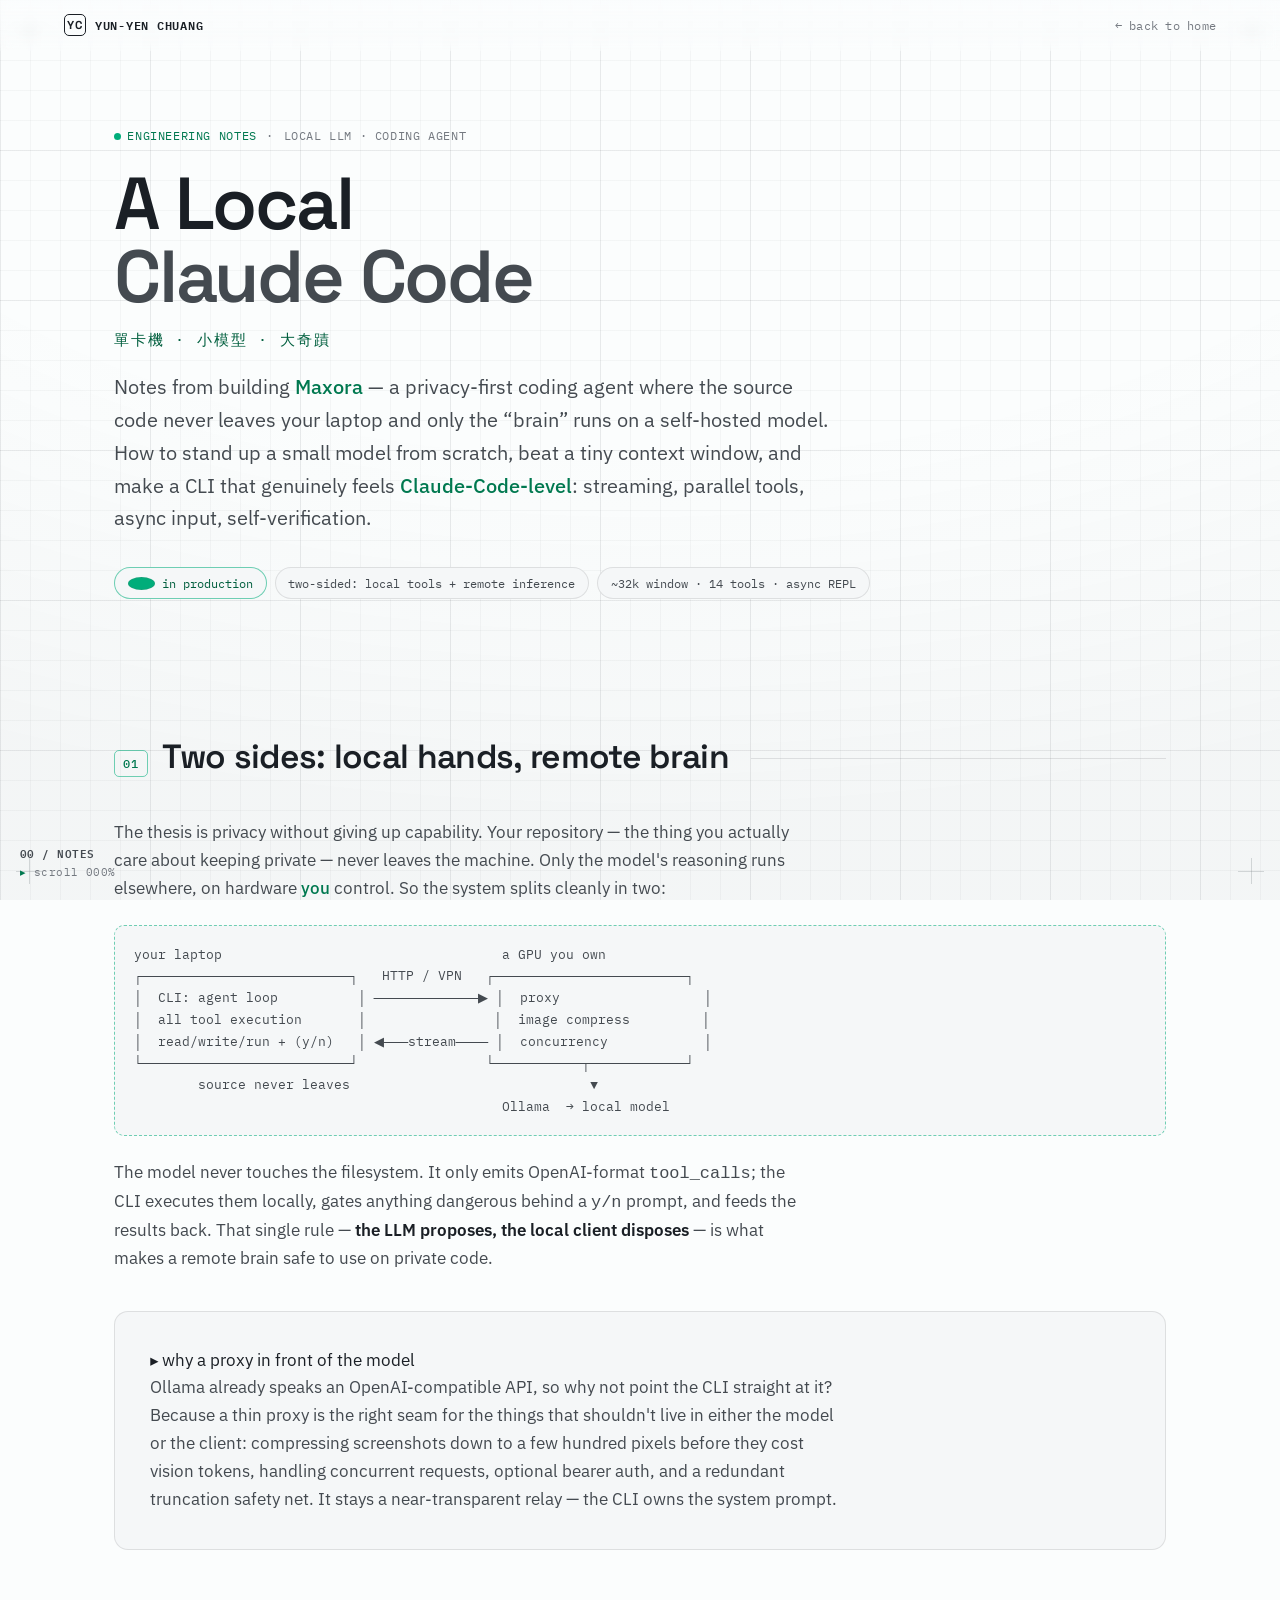
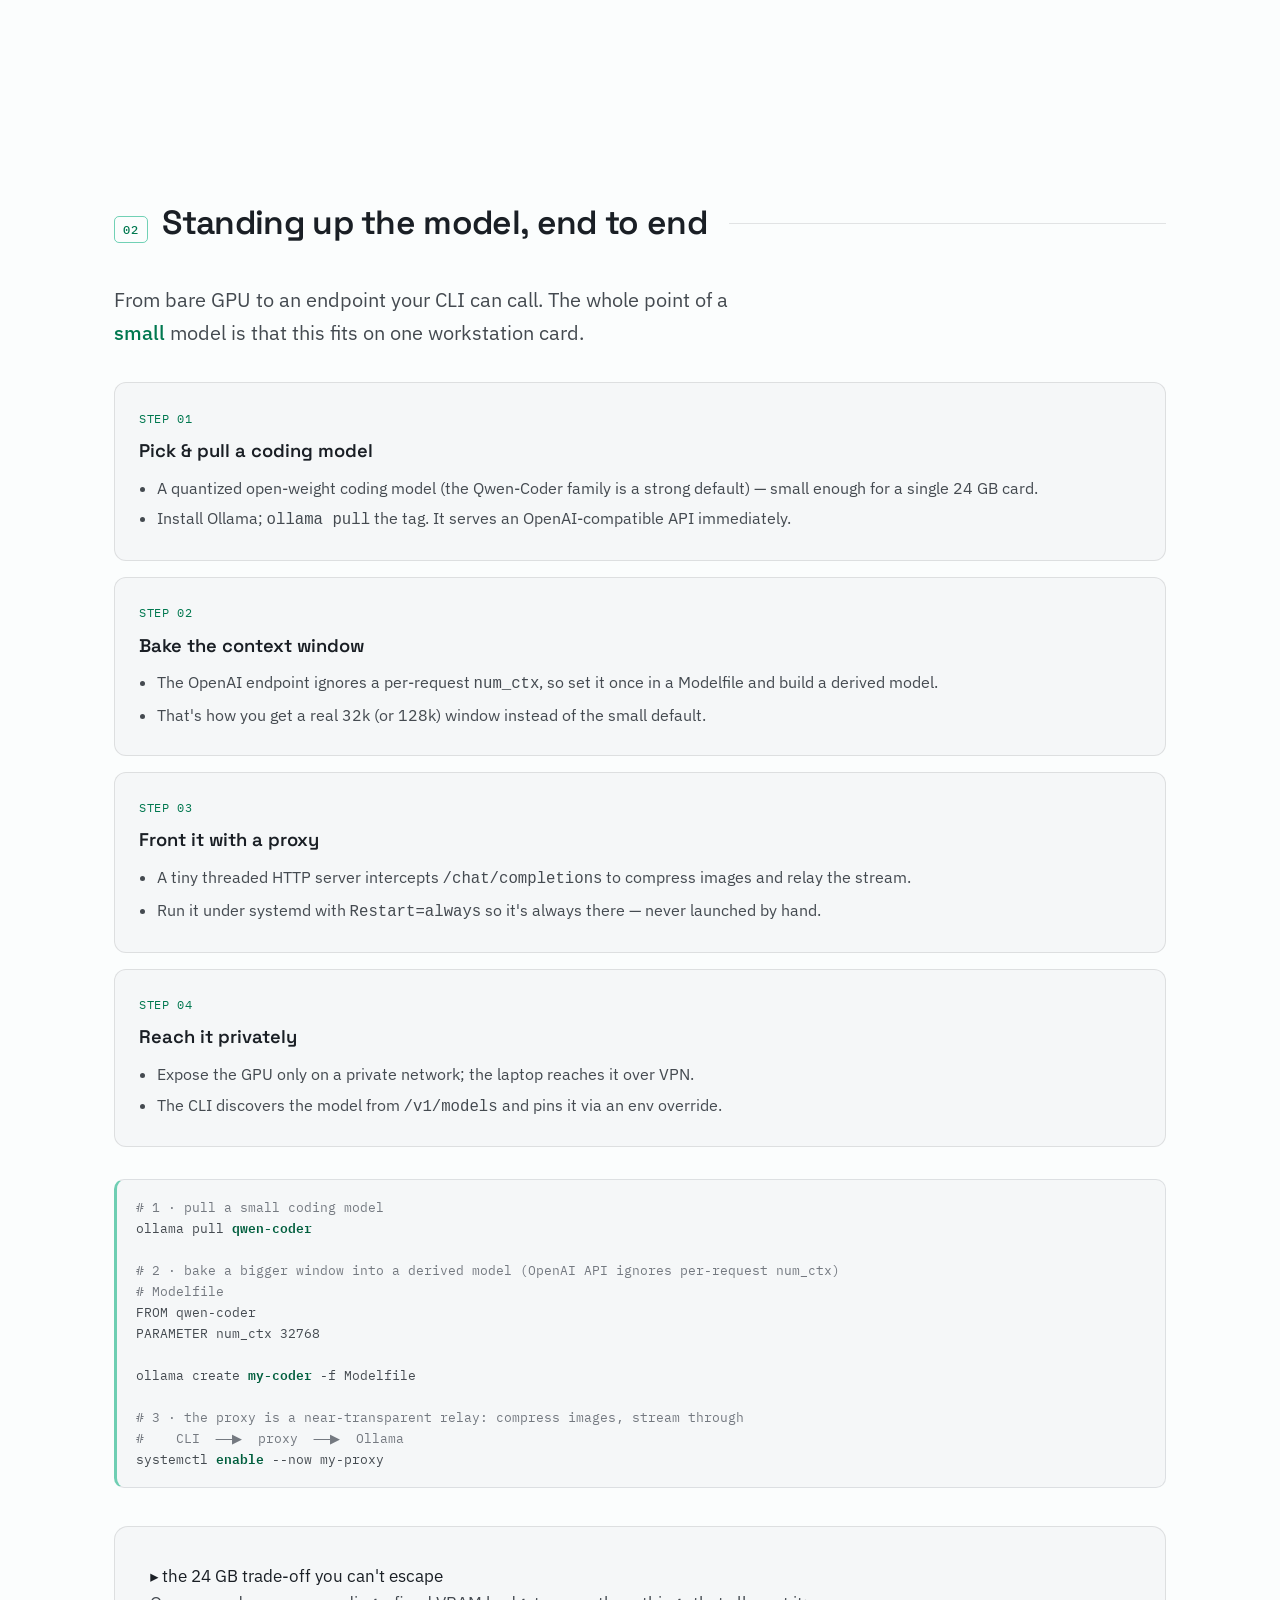
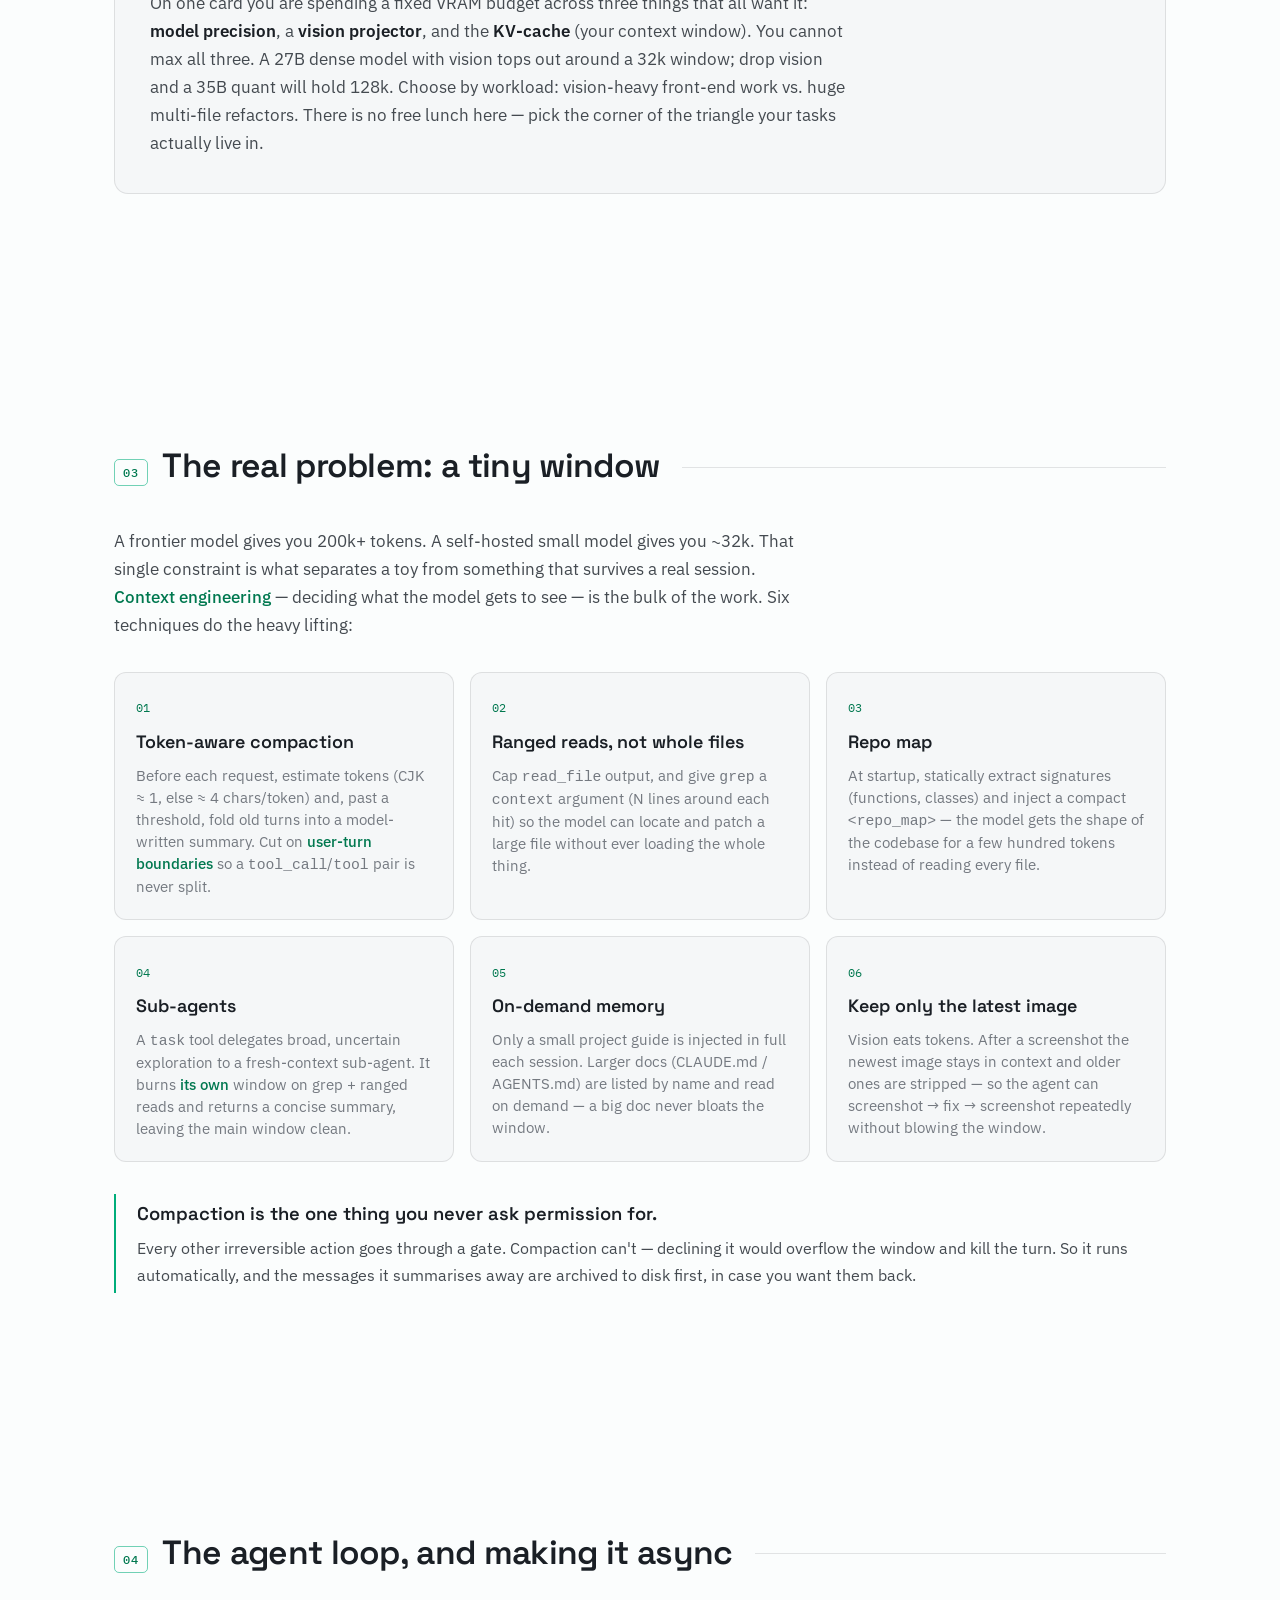
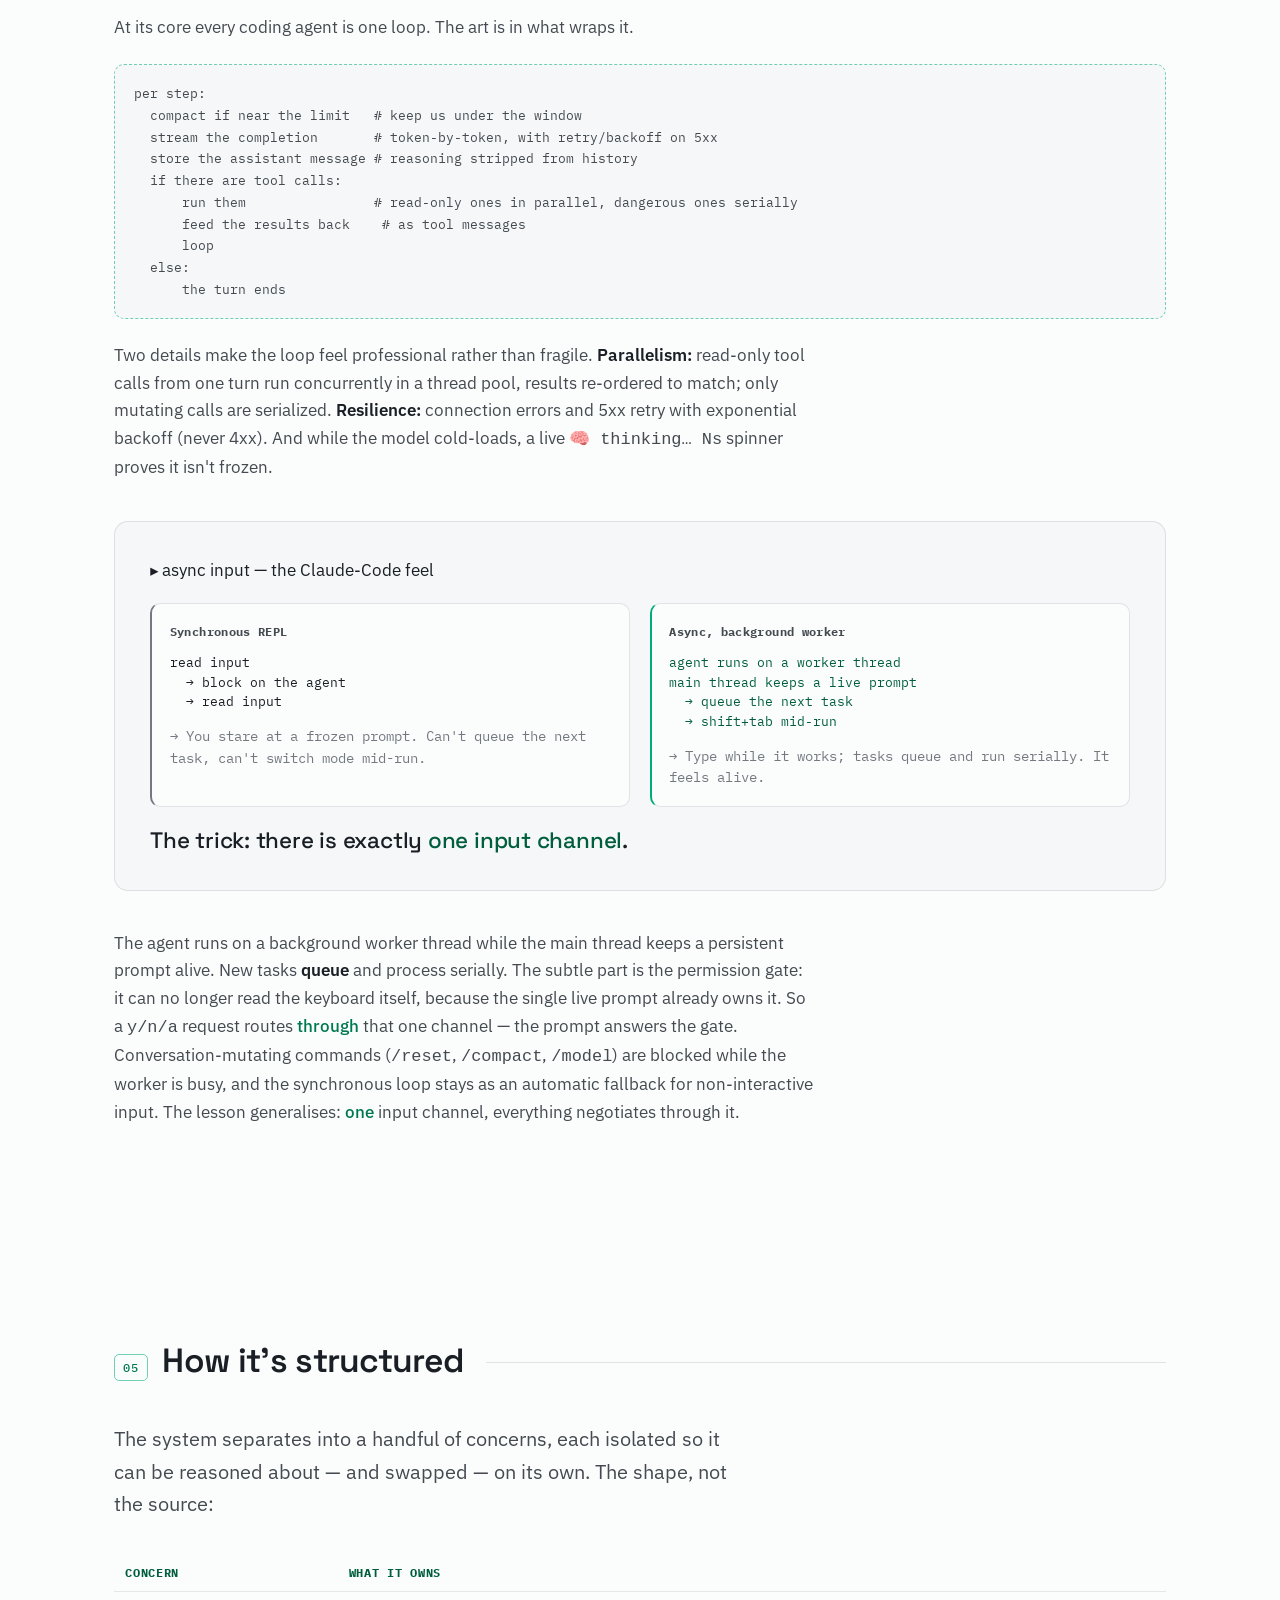
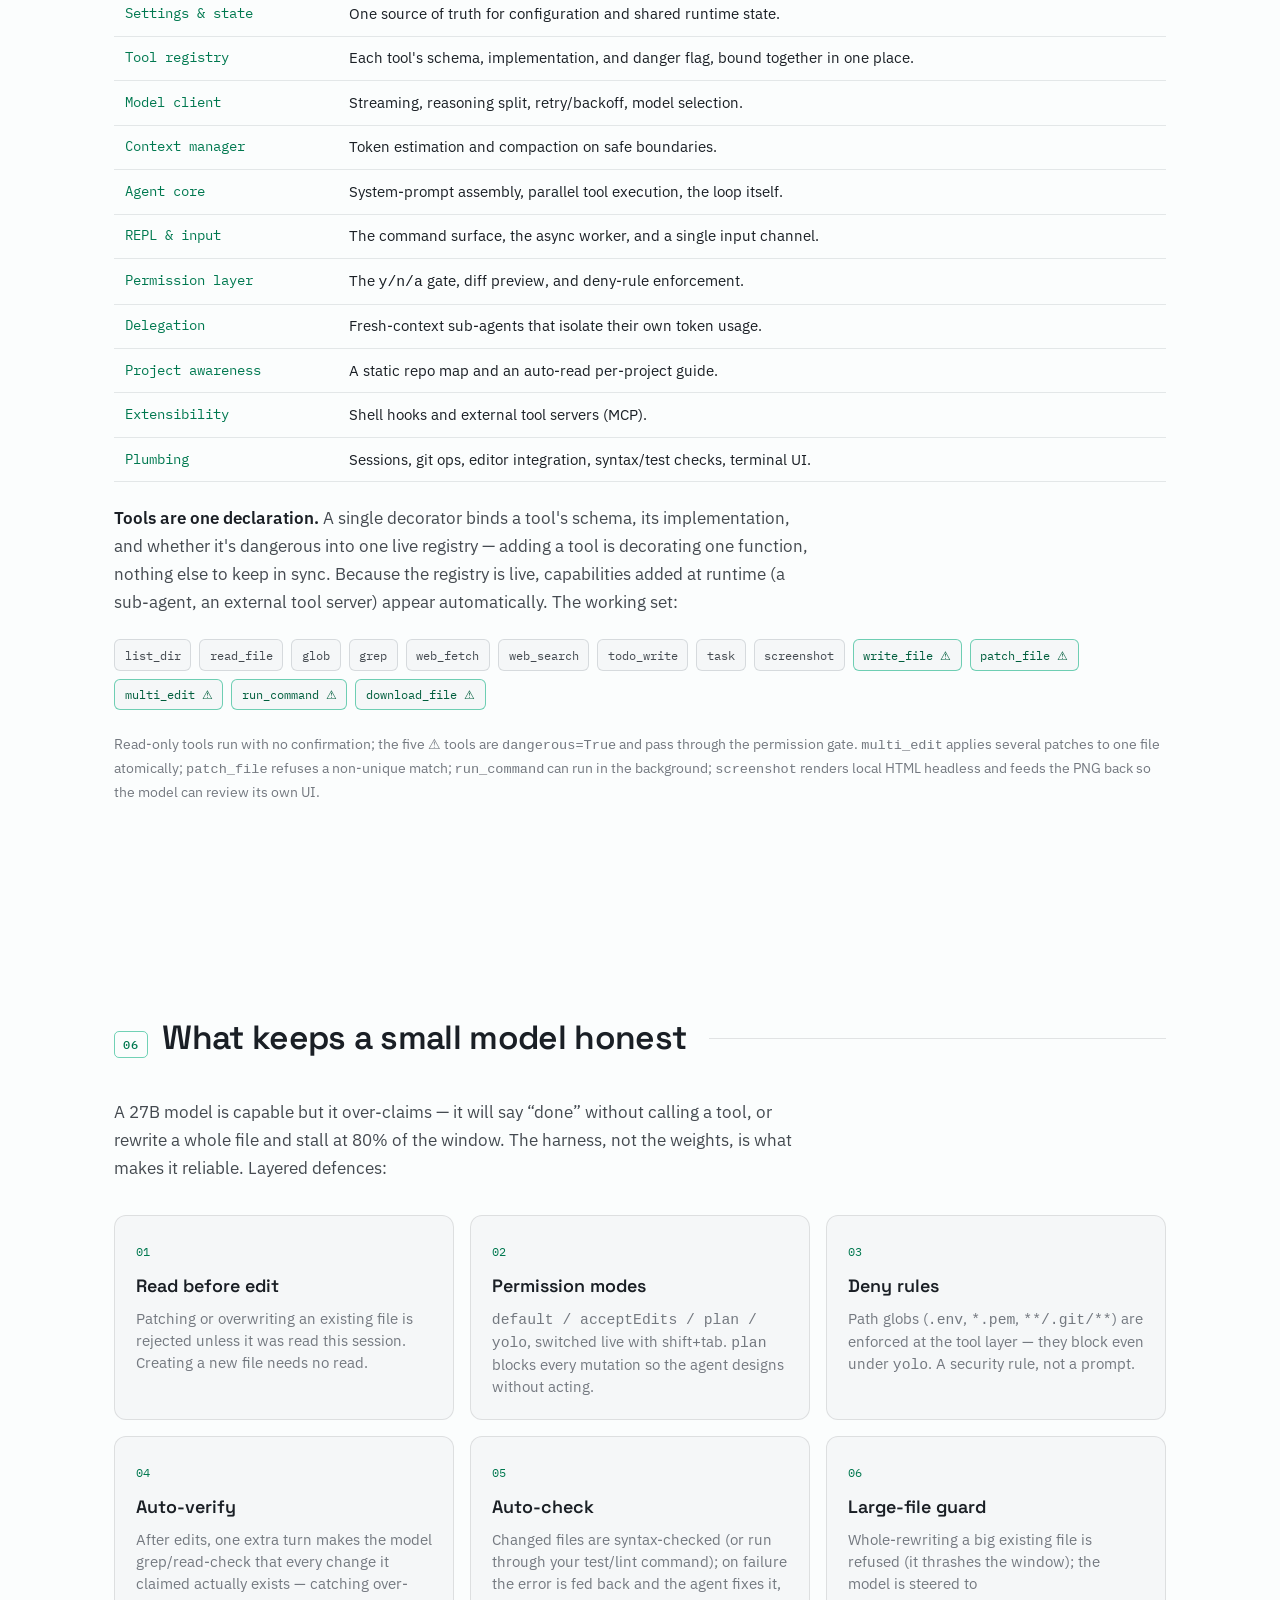
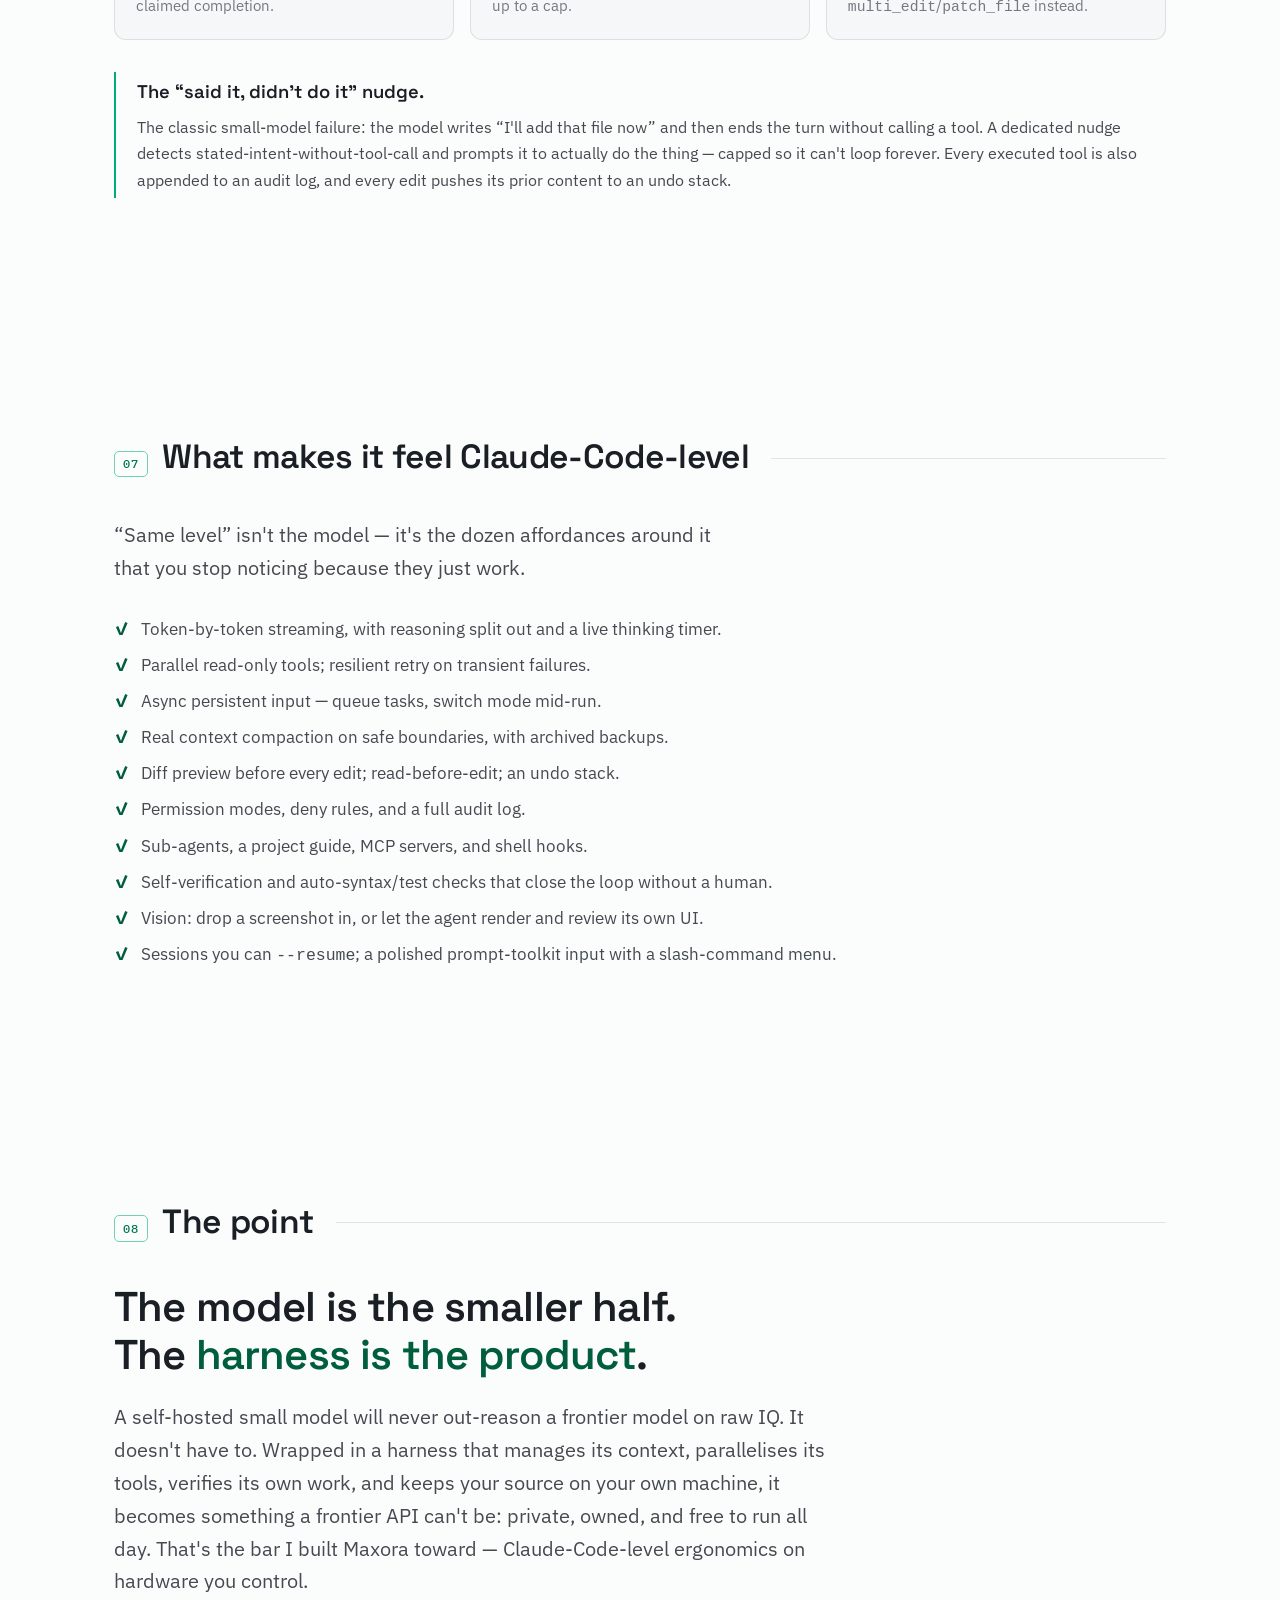
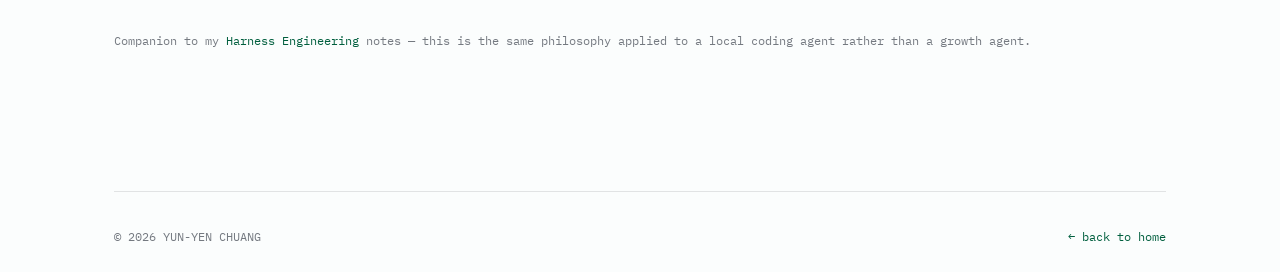
<file: local-agent.html>
<!DOCTYPE html>
<html lang="en">
<head>
  <meta charset="UTF-8" />
  <meta name="viewport" content="width=device-width, initial-scale=1.0" />
  <script>document.documentElement.classList.add('js');</script>
  <title>Building a Local Coding Agent · 單卡機、小模型、大奇蹟 — Notes · Yun-Yen Chuang</title>
  <meta name="description" content="Engineering notes on building a local, privacy-first coding agent CLI at Claude-Code level: self-hosting a small model, solving the context problem, an async agent loop, and how the system is structured. ｜ 如何用單張顯示卡自架地端小模型，打造接近 Claude Code 等級的本地 AI 編程代理 CLI：模型自架、上下文壓縮、非同步代理迴圈、整體架構設計。By Yun-Yen Chuang, Maxora AI." />
  <meta name="keywords" content="local LLM, self-hosted coding agent, small model, single GPU, Claude Code alternative, Ollama, context compaction, privacy AI coding, 地端模型, 本地大語言模型, 小模型, 單卡機, 自架 Claude Code, 本地 AI 編程助手, 上下文壓縮, 隱私 AI 編程, Ollama 本地模型, 非同步代理" />
  <meta name="author" content="Yun-Yen Chuang (莊昀諺)" />
  <meta name="robots" content="index, follow, max-image-preview:large, max-snippet:-1" />
  <link rel="canonical" href="https://yunyenchuang.com/local-agent.html" />
  <meta name="theme-color" content="#fdfdfd" />

  <!-- Favicons -->
  <link rel="icon" href="favicon.ico" sizes="any" />
  <link rel="icon" type="image/svg+xml" href="favicon.svg" />
  <link rel="icon" type="image/png" sizes="32x32" href="favicon-32x32.png" />
  <link rel="icon" type="image/png" sizes="16x16" href="favicon-16x16.png" />
  <link rel="apple-touch-icon" href="apple-touch-icon.png" />

  <!-- Open Graph -->
  <meta property="og:title" content="Building a Local Coding Agent · 單卡機、小模型、大奇蹟" />
  <meta property="og:description" content="Self-hosting a small model, solving the context window, an async agent loop, and how each function is implemented — notes on a Claude-Code-level local coding agent." />
  <meta property="og:type" content="article" />
  <meta property="og:url" content="https://yunyenchuang.com/local-agent.html" />
  <meta property="og:site_name" content="Yun-Yen Chuang" />
  <meta property="og:locale" content="en_US" />
  <meta property="article:author" content="Yun-Yen Chuang" />
  <meta property="og:image" content="https://yunyenchuang.com/assets/og-cover.jpg" />
  <meta property="og:image:width" content="1200" />
  <meta property="og:image:height" content="630" />
  <meta property="og:image:alt" content="Yun-Yen Chuang (莊昀諺) — Founder & CEO @ Maxora AI, Data Scientist, Ph.D. NTU EE" />

  <!-- Twitter -->
  <meta name="twitter:card" content="summary_large_image" />
  <meta name="twitter:title" content="Building a Local Coding Agent · 單卡機、小模型、大奇蹟" />
  <meta name="twitter:description" content="Self-hosting a small model, solving the context window, an async agent loop, and how each function is implemented — notes on a Claude-Code-level local coding agent." />
  <meta name="twitter:image" content="https://yunyenchuang.com/assets/og-cover.jpg" />

  <!-- Structured data -->
  <script type="application/ld+json">
  {
    "@context": "https://schema.org",
    "@type": "TechArticle",
    "headline": "Building a Local Coding Agent",
    "description": "Engineering notes on building a local, privacy-first coding agent CLI at Claude-Code level: self-hosting a small model, the context problem, an async agent loop, and how the system is structured.",
    "url": "https://yunyenchuang.com/local-agent.html",
    "mainEntityOfPage": "https://yunyenchuang.com/local-agent.html",
    "inLanguage": "en",
    "datePublished": "2026-06-18",
    "dateModified": "2026-06-18",
    "author": {
      "@type": "Person",
      "name": "Yun-Yen Chuang",
      "url": "https://yunyenchuang.com/"
    },
    "publisher": {
      "@type": "Organization",
      "name": "Maxora AI",
      "url": "https://maxora.ai"
    },
    "about": "Local LLM inference, coding agents, context engineering, on-device privacy, agent harness design"
  }
  </script>

  <link rel="preconnect" href="https://fonts.googleapis.com" />
  <link rel="preconnect" href="https://fonts.gstatic.com" crossorigin />
  <link href="https://fonts.googleapis.com/css2?family=Space+Grotesk:wght@400;500;600;700&family=IBM+Plex+Sans:wght@400;500;600&family=IBM+Plex+Mono:wght@400;500;600&display=swap" rel="stylesheet" />
  <link rel="stylesheet" href="assets/style.css" />
  <link rel="stylesheet" href="assets/harness.css" />

  <!-- page-local helpers (kept here so shared CSS stays untouched) -->
  <style>
    .codeblock {
      font-family: var(--mono);
      font-size: 0.82rem;
      line-height: 1.6;
      white-space: pre;
      overflow-x: auto;
      background: var(--paper-2);
      border: 1px solid oklch(0.5 0.02 235 / 0.16);
      border-left: 3px solid var(--accent-line);
      border-radius: 10px;
      padding: 1.05rem 1.2rem;
      margin: 1.4rem 0;
      color: var(--ink-2);
    }
    .codeblock .c { color: var(--muted); }
    .codeblock .k { color: var(--accent-deep); font-weight: 600; }
    .flow {
      font-family: var(--mono);
      font-size: 0.8rem;
      line-height: 1.7;
      white-space: pre;
      overflow-x: auto;
      color: var(--ink-2);
      background: var(--paper-2);
      border: 1px dashed var(--accent-line);
      border-radius: 10px;
      padding: 1.1rem 1.2rem;
      margin: 1.4rem 0;
    }
    .modtable { width: 100%; border-collapse: collapse; margin: 1.4rem 0; font-size: 0.92rem; }
    .modtable th, .modtable td { text-align: left; padding: 0.6rem 0.7rem; border-bottom: 1px solid oklch(0.5 0.02 235 / 0.14); vertical-align: top; }
    .modtable th { font-family: var(--mono); font-size: 0.72rem; letter-spacing: 0.06em; text-transform: uppercase; color: var(--accent-deep); }
    .modtable td:first-child { font-family: var(--mono); color: var(--accent-ink); white-space: nowrap; font-size: 0.85rem; }
    .modtable tr:hover td { background: var(--accent-soft); }
    .toolset { display: flex; flex-wrap: wrap; gap: 0.5rem; margin: 1.4rem 0; }
    .toolset span { font-family: var(--mono); font-size: 0.78rem; padding: 0.28rem 0.6rem; border-radius: 6px; border: 1px solid oklch(0.5 0.02 235 / 0.2); color: var(--ink-2); background: var(--paper-2); }
    .toolset span.danger { border-color: var(--accent-line); color: var(--accent-deep); }
    .checklist { list-style: none; padding: 0; margin: 1.2rem 0; display: grid; gap: 0.55rem; }
    .checklist li { padding-left: 1.7rem; position: relative; color: var(--ink-2); }
    .checklist li::before { content: "✓"; position: absolute; left: 0; color: var(--accent-deep); font-weight: 700; }
    .note-small { font-size: 0.85rem; color: var(--muted); }
    .zh-tagline {
      font-family: var(--mono);
      font-size: 0.95rem;
      letter-spacing: 0.12em;
      color: var(--accent-deep);
      margin: -0.4rem 0 1.2rem;
    }
  </style>
</head>
<body>
  <div class="paper-grid"></div>
  <div class="paper-vignette"></div>
  <span class="reg tl"></span><span class="reg tr"></span>
  <span class="reg bl"></span><span class="reg br"></span>
  <div class="scan" id="scan"></div>
  <div class="readout">
    <span><b id="roSect">00 / NOTES</b></span>
    <span><span class="dot">▸</span> scroll <span id="roPct">000</span>%</span>
  </div>

  <!-- NAV -->
  <nav class="topnav">
    <a class="brand" href="index.html"><span class="mark">YC</span> YUN-YEN&nbsp;CHUANG</a>
    <div class="navlinks">
      <a href="index.html" class="back-link">← back to home</a>
    </div>
  </nav>

  <main id="top">
    <!-- HERO -->
    <header class="sub-hero" data-sect="00 / NOTES">
      <p class="eyebrow reveal">
        <span class="live"><span class="pulse"></span>ENGINEERING NOTES</span>
        <span>·</span><span>LOCAL LLM · CODING AGENT</span>
      </p>
      <h1 class="reveal">A Local<br /><span class="ln2">Claude&nbsp;Code</span></h1>
      <p class="zh-tagline reveal" lang="zh-Hant">單卡機 · 小模型 · 大奇蹟</p>
      <p class="lede reveal">
        Notes from building <em>Maxora</em> — a privacy-first coding agent where the source code never
        leaves your laptop and only the “brain” runs on a self-hosted model. How to stand up a small
        model from scratch, beat a tiny context window, and make a CLI that genuinely feels
        <em>Claude-Code-level</em>: streaming, parallel tools, async input, self-verification.
      </p>
      <div class="status-row reveal">
        <span class="live-tag"><span class="pulse-d"></span>in production</span>
        <span>two-sided: local tools + remote inference</span>
        <span>~32k window · 14 tools · async REPL</span>
      </div>
    </header>

    <!-- 01 — the goal & architecture -->
    <section class="sect" data-sect="01 / THE SHAPE">
      <div class="sect-head reveal"><span class="idx">01</span><h2>Two sides: local hands, remote brain</h2><span class="rule"></span></div>
      <div class="prose reveal">
        <p>
          The thesis is privacy without giving up capability. Your repository — the thing you actually
          care about keeping private — never leaves the machine. Only the model's reasoning runs
          elsewhere, on hardware <em>you</em> control. So the system splits cleanly in two:
        </p>
      </div>
      <div class="flow reveal">your laptop                                   a GPU you own
┌──────────────────────────┐   HTTP / VPN   ┌────────────────────────┐
│  CLI: agent loop          │ ─────────────▶ │  proxy                  │
│  all tool execution       │                │  image compress         │
│  read/write/run + (y/n)   │ ◀───stream──── │  concurrency            │
└──────────────────────────┘                └───────────┬────────────┘
        source never leaves                              ▼
                                              Ollama  → local model</div>
      <div class="prose reveal">
        <p>
          The model never touches the filesystem. It only emits OpenAI-format <code>tool_calls</code>;
          the CLI executes them locally, gates anything dangerous behind a <code>y/n</code> prompt, and
          feeds the results back. That single rule — <strong>the LLM proposes, the local client
          disposes</strong> — is what makes a remote brain safe to use on private code.
        </p>
      </div>
      <div class="callout reveal">
        <span class="co-tag">▸ why a proxy in front of the model</span>
        <div class="prose">
          <p>
            Ollama already speaks an OpenAI-compatible API, so why not point the CLI straight at it? Because
            a thin proxy is the right seam for the things that shouldn't live in either the model or the client:
            compressing screenshots down to a few hundred pixels before they cost vision tokens, handling
            concurrent requests, optional bearer auth, and a redundant truncation safety net. It stays a
            near-transparent relay — the CLI owns the system prompt.
          </p>
        </div>
      </div>
    </section>

    <!-- 02 — self-host the model -->
    <section class="sect" data-sect="02 / SELF-HOST">
      <div class="sect-head reveal"><span class="idx">02</span><h2>Standing up the model, end to end</h2><span class="rule"></span></div>
      <p class="lede reveal">From bare GPU to an endpoint your CLI can call. The whole point of a <em>small</em> model is that this fits on one workstation card.</p>

      <div class="path">
        <div class="path-week reveal">
          <span class="pw-n">STEP 01</span>
          <h4>Pick &amp; pull a coding model</h4>
          <ul>
            <li>A quantized open-weight coding model (the Qwen-Coder family is a strong default) — small enough for a single 24&nbsp;GB card.</li>
            <li>Install Ollama; <code>ollama pull</code> the tag. It serves an OpenAI-compatible API immediately.</li>
          </ul>
        </div>
        <div class="path-week reveal">
          <span class="pw-n">STEP 02</span>
          <h4>Bake the context window</h4>
          <ul>
            <li>The OpenAI endpoint ignores a per-request <code>num_ctx</code>, so set it once in a Modelfile and build a derived model.</li>
            <li>That's how you get a real 32k (or 128k) window instead of the small default.</li>
          </ul>
        </div>
        <div class="path-week reveal">
          <span class="pw-n">STEP 03</span>
          <h4>Front it with a proxy</h4>
          <ul>
            <li>A tiny threaded HTTP server intercepts <code>/chat/completions</code> to compress images and relay the stream.</li>
            <li>Run it under systemd with <code>Restart=always</code> so it's always there — never launched by hand.</li>
          </ul>
        </div>
        <div class="path-week reveal">
          <span class="pw-n">STEP 04</span>
          <h4>Reach it privately</h4>
          <ul>
            <li>Expose the GPU only on a private network; the laptop reaches it over VPN.</li>
            <li>The CLI discovers the model from <code>/v1/models</code> and pins it via an env override.</li>
          </ul>
        </div>
      </div>

      <div class="codeblock reveal"><span class="c"># 1 · pull a small coding model</span>
ollama pull <span class="k">qwen-coder</span>

<span class="c"># 2 · bake a bigger window into a derived model (OpenAI API ignores per-request num_ctx)</span>
<span class="c"># Modelfile</span>
FROM qwen-coder
PARAMETER num_ctx 32768

ollama create <span class="k">my-coder</span> -f Modelfile

<span class="c"># 3 · the proxy is a near-transparent relay: compress images, stream through</span>
<span class="c">#    CLI  ──▶  proxy  ──▶  Ollama</span>
systemctl <span class="k">enable</span> --now my-proxy</div>

      <div class="callout reveal">
        <span class="co-tag">▸ the 24&nbsp;GB trade-off you can't escape</span>
        <div class="prose">
          <p>
            On one card you are spending a fixed VRAM budget across three things that all want it:
            <strong>model precision</strong>, a <strong>vision projector</strong>, and the
            <strong>KV-cache</strong> (your context window). You cannot max all three. A 27B dense model
            with vision tops out around a 32k window; drop vision and a 35B quant will hold 128k. Choose by
            workload: vision-heavy front-end work vs. huge multi-file refactors. There is no free lunch
            here — pick the corner of the triangle your tasks actually live in.
          </p>
        </div>
      </div>
    </section>

    <!-- 03 — the context problem -->
    <section class="sect" data-sect="03 / CONTEXT">
      <div class="sect-head reveal"><span class="idx">03</span><h2>The real problem: a tiny window</h2><span class="rule"></span></div>
      <div class="prose reveal">
        <p>
          A frontier model gives you 200k+ tokens. A self-hosted small model gives you ~32k. That single
          constraint is what separates a toy from something that survives a real session. <em>Context
          engineering</em> — deciding what the model gets to see — is the bulk of the work. Six techniques
          do the heavy lifting:
        </p>
      </div>
      <div class="comp-grid">
        <div class="comp-card reveal"><span class="cc-n">01</span><h4>Token-aware compaction</h4><p>Before each request, estimate tokens (CJK ≈ 1, else ≈ 4 chars/token) and, past a threshold, fold old turns into a model-written summary. Cut on <em>user-turn boundaries</em> so a <code>tool_call</code>/<code>tool</code> pair is never split.</p></div>
        <div class="comp-card reveal"><span class="cc-n">02</span><h4>Ranged reads, not whole files</h4><p>Cap <code>read_file</code> output, and give <code>grep</code> a <code>context</code> argument (N lines around each hit) so the model can locate and patch a large file without ever loading the whole thing.</p></div>
        <div class="comp-card reveal"><span class="cc-n">03</span><h4>Repo map</h4><p>At startup, statically extract signatures (functions, classes) and inject a compact <code>&lt;repo_map&gt;</code> — the model gets the shape of the codebase for a few hundred tokens instead of reading every file.</p></div>
        <div class="comp-card reveal"><span class="cc-n">04</span><h4>Sub-agents</h4><p>A <code>task</code> tool delegates broad, uncertain exploration to a fresh-context sub-agent. It burns <em>its own</em> window on grep + ranged reads and returns a concise summary, leaving the main window clean.</p></div>
        <div class="comp-card reveal"><span class="cc-n">05</span><h4>On-demand memory</h4><p>Only a small project guide is injected in full each session. Larger docs (CLAUDE.md / AGENTS.md) are listed by name and read on demand — a big doc never bloats the window.</p></div>
        <div class="comp-card reveal"><span class="cc-n">06</span><h4>Keep only the latest image</h4><p>Vision eats tokens. After a screenshot the newest image stays in context and older ones are stripped — so the agent can screenshot → fix → screenshot repeatedly without blowing the window.</p></div>
      </div>
      <div class="principle reveal">
        <h4>Compaction is the one thing you never ask permission for.</h4>
        <p>Every other irreversible action goes through a gate. Compaction can't — declining it would overflow the window and kill the turn. So it runs automatically, and the messages it summarises away are archived to disk first, in case you want them back.</p>
      </div>
    </section>

    <!-- 04 — the loop & async -->
    <section class="sect" data-sect="04 / THE LOOP">
      <div class="sect-head reveal"><span class="idx">04</span><h2>The agent loop, and making it async</h2><span class="rule"></span></div>
      <div class="prose reveal">
        <p>
          At its core every coding agent is one loop. The art is in what wraps it.
        </p>
      </div>
      <div class="flow reveal">per step:
  compact if near the limit   <span class="c"># keep us under the window</span>
  stream the completion       <span class="c"># token-by-token, with retry/backoff on 5xx</span>
  store the assistant message <span class="c"># reasoning stripped from history</span>
  if there are tool calls:
      run them                <span class="c"># read-only ones in parallel, dangerous ones serially</span>
      feed the results back    <span class="c"># as tool messages</span>
      loop
  else:
      the turn ends</div>
      <div class="prose reveal">
        <p>
          Two details make the loop feel professional rather than fragile. <strong>Parallelism:</strong>
          read-only tool calls from one turn run concurrently in a thread pool, results re-ordered to
          match; only mutating calls are serialized. <strong>Resilience:</strong> connection errors and
          5xx retry with exponential backoff (never 4xx). And while the model cold-loads, a live
          <code>🧠 thinking… Ns</code> spinner proves it isn't frozen.
        </p>
      </div>

      <div class="callout reveal">
        <span class="co-tag">▸ async input — the Claude-Code feel</span>
        <div class="callout-grid">
          <div class="co-panel bad">
            <h4>Synchronous REPL</h4>
            <div class="mono-block">read input
  → block on the agent
  → read input</div>
            <p class="co-out">→ You stare at a frozen prompt. Can't queue the next task, can't switch mode mid-run.</p>
          </div>
          <div class="co-panel good">
            <h4>Async, background worker</h4>
            <div class="mono-block">agent runs on a worker thread
main thread keeps a live prompt
  → queue the next task
  → shift+tab mid-run</div>
            <p class="co-out">→ Type while it works; tasks queue and run serially. It feels alive.</p>
          </div>
        </div>
        <blockquote>The trick: there is exactly <span class="q">one input channel</span>.</blockquote>
      </div>
      <div class="prose reveal">
        <p>
          The agent runs on a background worker thread while the main thread keeps a persistent prompt
          alive. New tasks <strong>queue</strong> and process serially. The subtle part is the permission
          gate: it can no longer read the keyboard itself, because the single live prompt already owns it.
          So a <code>y/n/a</code> request routes <em>through</em> that one channel — the prompt answers the
          gate. Conversation-mutating commands (<code>/reset</code>, <code>/compact</code>,
          <code>/model</code>) are blocked while the worker is busy, and the synchronous loop stays as an
          automatic fallback for non-interactive input. The lesson generalises: <em>one</em> input
          channel, everything negotiates through it.
        </p>
      </div>
    </section>

    <!-- 05 — the functions -->
    <section class="sect" data-sect="05 / THE PARTS">
      <div class="sect-head reveal"><span class="idx">05</span><h2>How it's structured</h2><span class="rule"></span></div>
      <p class="lede reveal">The system separates into a handful of concerns, each isolated so it can be reasoned about — and swapped — on its own. The shape, not the source:</p>
      <table class="modtable reveal">
        <thead><tr><th>Concern</th><th>What it owns</th></tr></thead>
        <tbody>
          <tr><td>Settings &amp; state</td><td>One source of truth for configuration and shared runtime state.</td></tr>
          <tr><td>Tool registry</td><td>Each tool's schema, implementation, and danger flag, bound together in one place.</td></tr>
          <tr><td>Model client</td><td>Streaming, reasoning split, retry/backoff, model selection.</td></tr>
          <tr><td>Context manager</td><td>Token estimation and compaction on safe boundaries.</td></tr>
          <tr><td>Agent core</td><td>System-prompt assembly, parallel tool execution, the loop itself.</td></tr>
          <tr><td>REPL &amp; input</td><td>The command surface, the async worker, and a single input channel.</td></tr>
          <tr><td>Permission layer</td><td>The <code>y/n/a</code> gate, diff preview, and deny-rule enforcement.</td></tr>
          <tr><td>Delegation</td><td>Fresh-context sub-agents that isolate their own token usage.</td></tr>
          <tr><td>Project awareness</td><td>A static repo map and an auto-read per-project guide.</td></tr>
          <tr><td>Extensibility</td><td>Shell hooks and external tool servers (MCP).</td></tr>
          <tr><td>Plumbing</td><td>Sessions, git ops, editor integration, syntax/test checks, terminal UI.</td></tr>
        </tbody>
      </table>

      <div class="prose reveal">
        <p>
          <strong>Tools are one declaration.</strong> A single decorator binds a tool's schema, its
          implementation, and whether it's dangerous into one live registry — adding a tool is decorating
          one function, nothing else to keep in sync. Because the registry is live, capabilities added at
          runtime (a sub-agent, an external tool server) appear automatically. The working set:
        </p>
      </div>
      <div class="toolset reveal">
        <span>list_dir</span><span>read_file</span><span>glob</span><span>grep</span><span>web_fetch</span>
        <span>web_search</span><span>todo_write</span><span>task</span><span>screenshot</span>
        <span class="danger">write_file ⚠</span><span class="danger">patch_file ⚠</span><span class="danger">multi_edit ⚠</span>
        <span class="danger">run_command ⚠</span><span class="danger">download_file ⚠</span>
      </div>
      <p class="note-small reveal">Read-only tools run with no confirmation; the five <code>⚠</code> tools are <code>dangerous=True</code> and pass through the permission gate. <code>multi_edit</code> applies several patches to one file atomically; <code>patch_file</code> refuses a non-unique match; <code>run_command</code> can run in the background; <code>screenshot</code> renders local HTML headless and feeds the PNG back so the model can review its own UI.</p>
    </section>

    <!-- 06 — safety & reliability -->
    <section class="sect" data-sect="06 / SAFETY">
      <div class="sect-head reveal"><span class="idx">06</span><h2>What keeps a small model honest</h2><span class="rule"></span></div>
      <div class="prose reveal">
        <p>
          A 27B model is capable but it over-claims — it will say “done” without calling a tool, or
          rewrite a whole file and stall at 80% of the window. The harness, not the weights, is what
          makes it reliable. Layered defences:
        </p>
      </div>
      <div class="comp-grid">
        <div class="comp-card reveal"><span class="cc-n">01</span><h4>Read before edit</h4><p>Patching or overwriting an existing file is rejected unless it was read this session. Creating a new file needs no read.</p></div>
        <div class="comp-card reveal"><span class="cc-n">02</span><h4>Permission modes</h4><p><code>default / acceptEdits / plan / yolo</code>, switched live with shift+tab. <code>plan</code> blocks every mutation so the agent designs without acting.</p></div>
        <div class="comp-card reveal"><span class="cc-n">03</span><h4>Deny rules</h4><p>Path globs (<code>.env</code>, <code>*.pem</code>, <code>**/.git/**</code>) are enforced at the tool layer — they block even under <code>yolo</code>. A security rule, not a prompt.</p></div>
        <div class="comp-card reveal"><span class="cc-n">04</span><h4>Auto-verify</h4><p>After edits, one extra turn makes the model grep/read-check that every change it claimed actually exists — catching over-claimed completion.</p></div>
        <div class="comp-card reveal"><span class="cc-n">05</span><h4>Auto-check</h4><p>Changed files are syntax-checked (or run through your test/lint command); on failure the error is fed back and the agent fixes it, up to a cap.</p></div>
        <div class="comp-card reveal"><span class="cc-n">06</span><h4>Large-file guard</h4><p>Whole-rewriting a big existing file is refused (it thrashes the window); the model is steered to <code>multi_edit</code>/<code>patch_file</code> instead.</p></div>
      </div>
      <div class="principle reveal">
        <h4>The “said it, didn't do it” nudge.</h4>
        <p>The classic small-model failure: the model writes “I'll add that file now” and then ends the turn without calling a tool. A dedicated nudge detects stated-intent-without-tool-call and prompts it to actually do the thing — capped so it can't loop forever. Every executed tool is also appended to an audit log, and every edit pushes its prior content to an undo stack.</p>
      </div>
    </section>

    <!-- 07 — parity -->
    <section class="sect" data-sect="07 / PARITY">
      <div class="sect-head reveal"><span class="idx">07</span><h2>What makes it feel Claude-Code-level</h2><span class="rule"></span></div>
      <p class="lede reveal">“Same level” isn't the model — it's the dozen affordances around it that you stop noticing because they just work.</p>
      <ul class="checklist reveal">
        <li>Token-by-token streaming, with reasoning split out and a live thinking timer.</li>
        <li>Parallel read-only tools; resilient retry on transient failures.</li>
        <li>Async persistent input — queue tasks, switch mode mid-run.</li>
        <li>Real context compaction on safe boundaries, with archived backups.</li>
        <li>Diff preview before every edit; read-before-edit; an undo stack.</li>
        <li>Permission modes, deny rules, and a full audit log.</li>
        <li>Sub-agents, a project guide, MCP servers, and shell hooks.</li>
        <li>Self-verification and auto-syntax/test checks that close the loop without a human.</li>
        <li>Vision: drop a screenshot in, or let the agent render and review its own UI.</li>
        <li>Sessions you can <code>--resume</code>; a polished prompt-toolkit input with a slash-command menu.</li>
      </ul>
    </section>

    <!-- 08 — closing -->
    <section class="sect" data-sect="08 / THE POINT">
      <div class="sect-head reveal"><span class="idx">08</span><h2>The point</h2><span class="rule"></span></div>
      <p class="closing-quote reveal">The model is the smaller half. The <span class="q">harness is the product</span>.</p>
      <p class="lede closing-sub reveal">
        A self-hosted small model will never out-reason a frontier model on raw IQ. It doesn't have to.
        Wrapped in a harness that manages its context, parallelises its tools, verifies its own work, and
        keeps your source on your own machine, it becomes something a frontier API can't be: private,
        owned, and free to run all day. That's the bar I built Maxora toward — Claude-Code-level
        ergonomics on hardware you control.
      </p>
      <p class="ref-note reveal">
        Companion to my <a href="harness.html">Harness Engineering</a> notes — this is the same philosophy
        applied to a local coding agent rather than a growth agent.
      </p>
    </section>

    <footer>
      <span>© <span id="year">2026</span> YUN-YEN CHUANG</span>
      <span><a href="index.html" style="color:var(--accent-deep)">← back to home</a></span>
    </footer>
  </main>

  <script src="assets/main.js"></script>
</body>
</html>
</file>
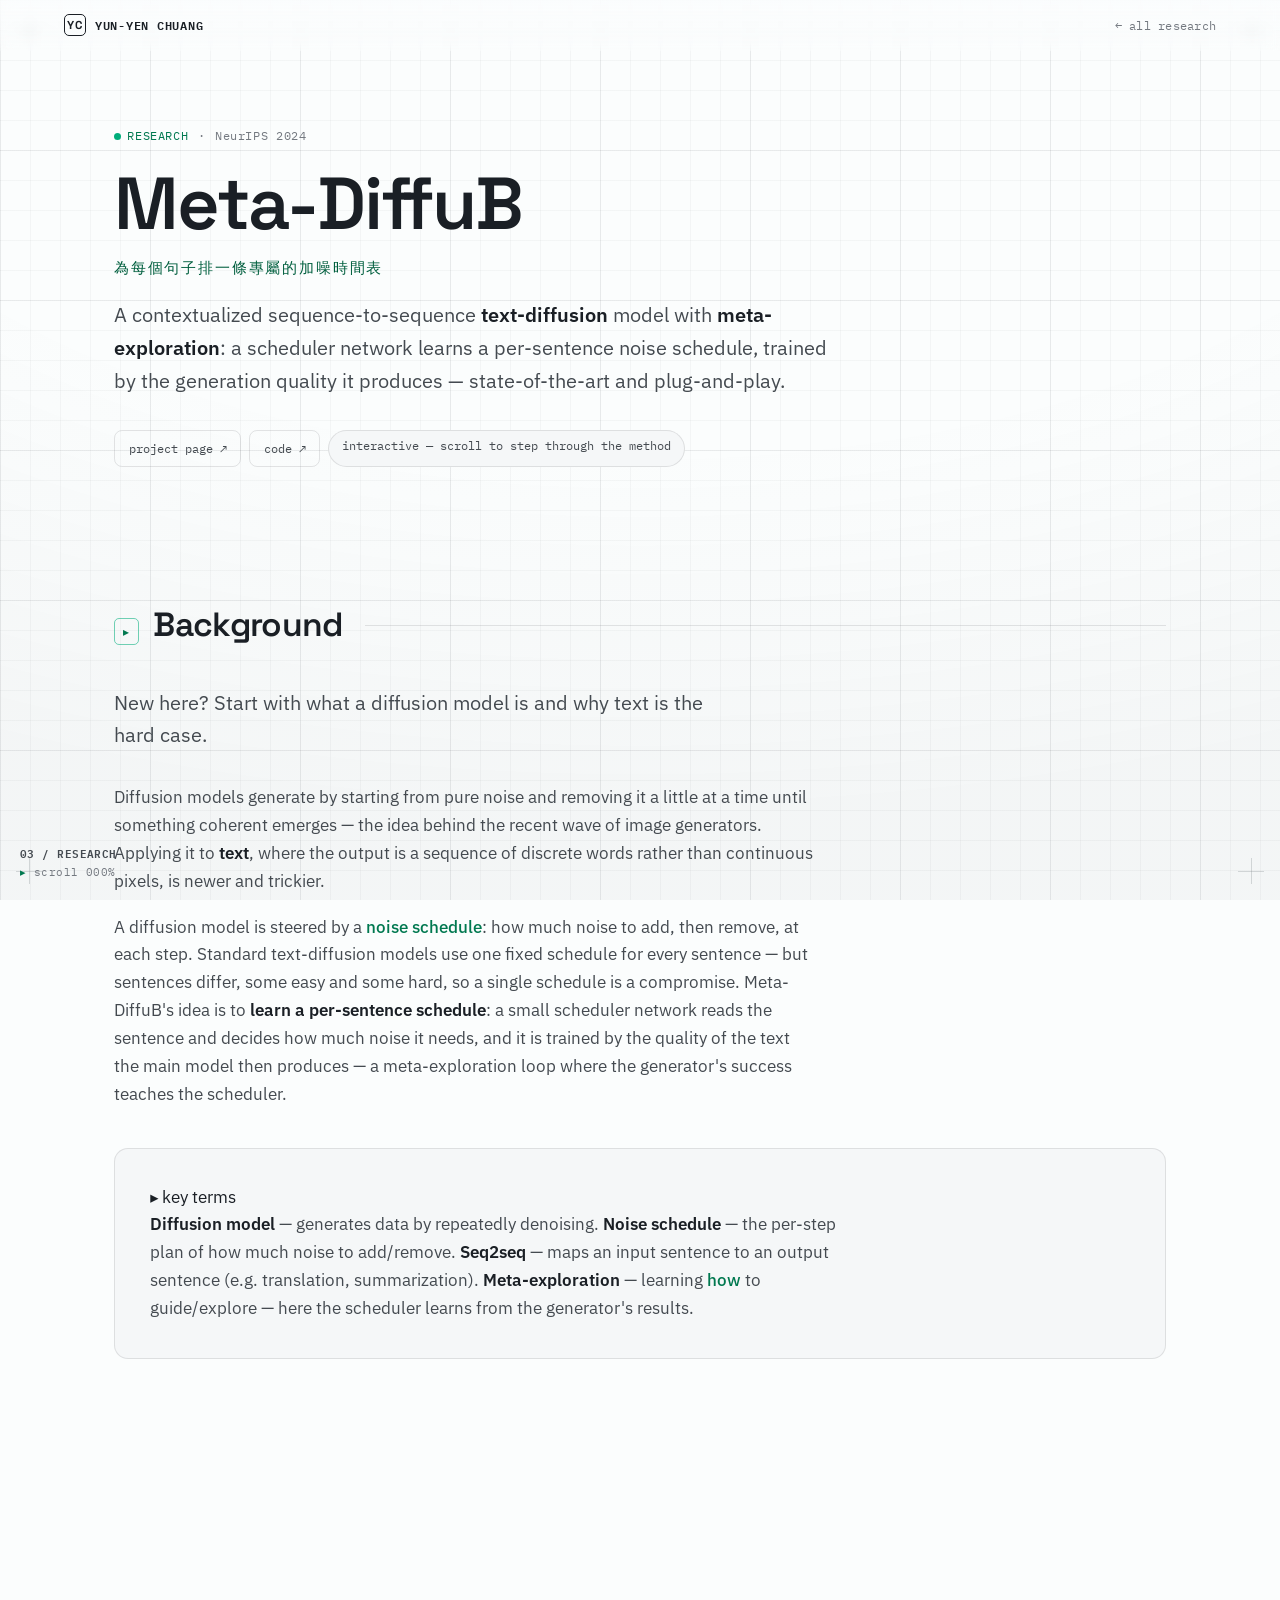
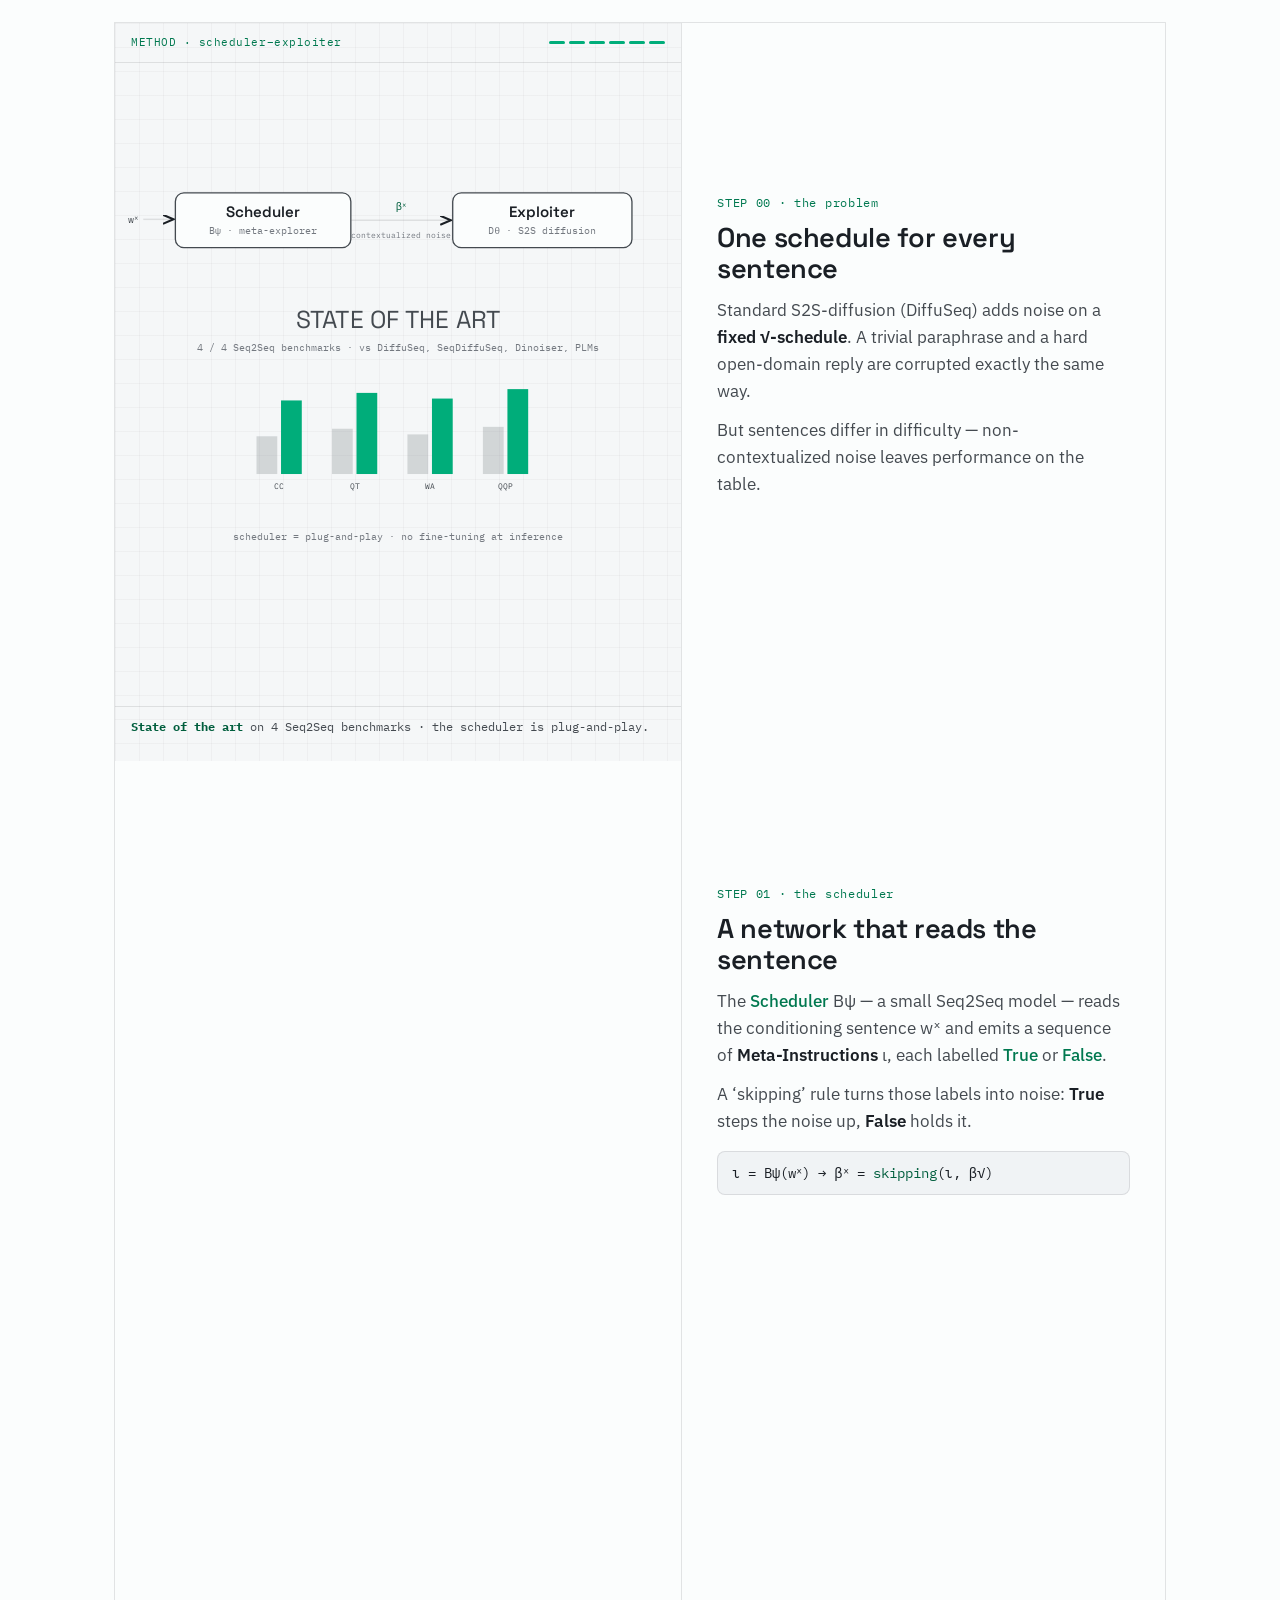
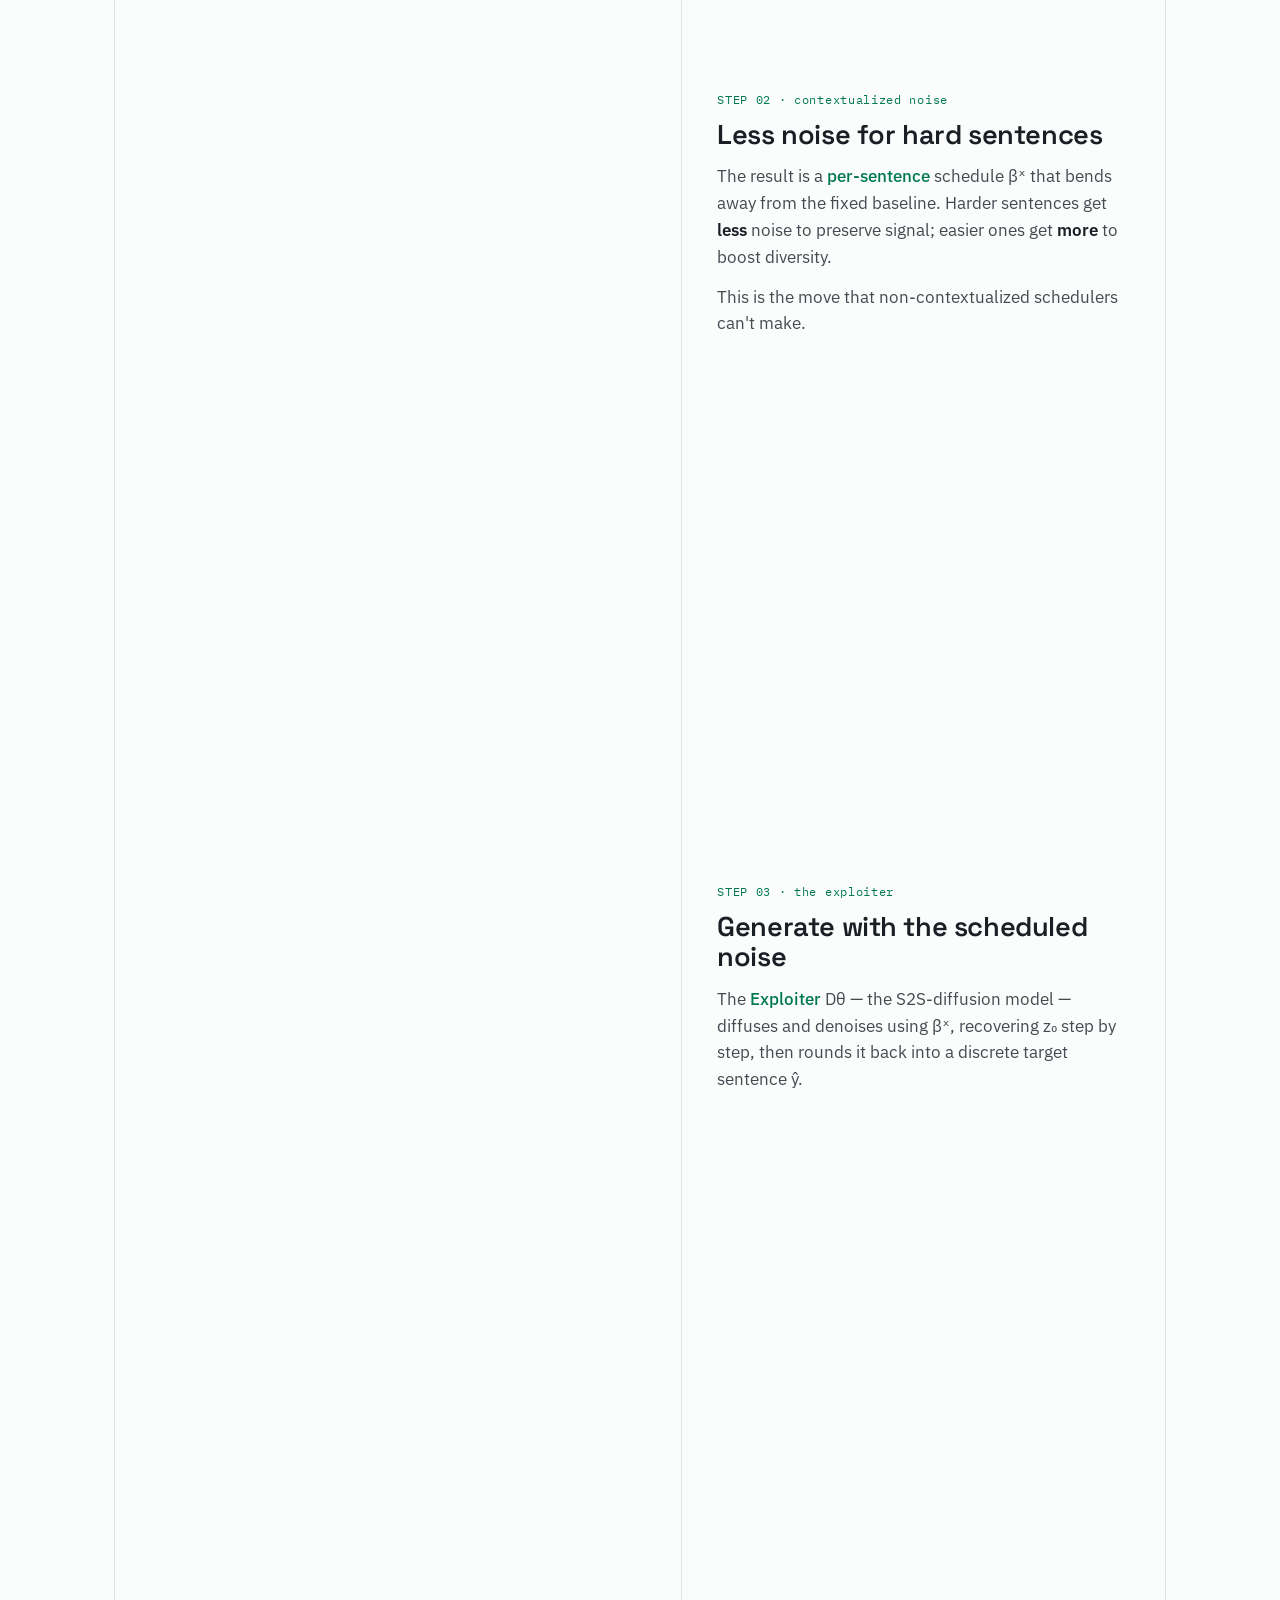
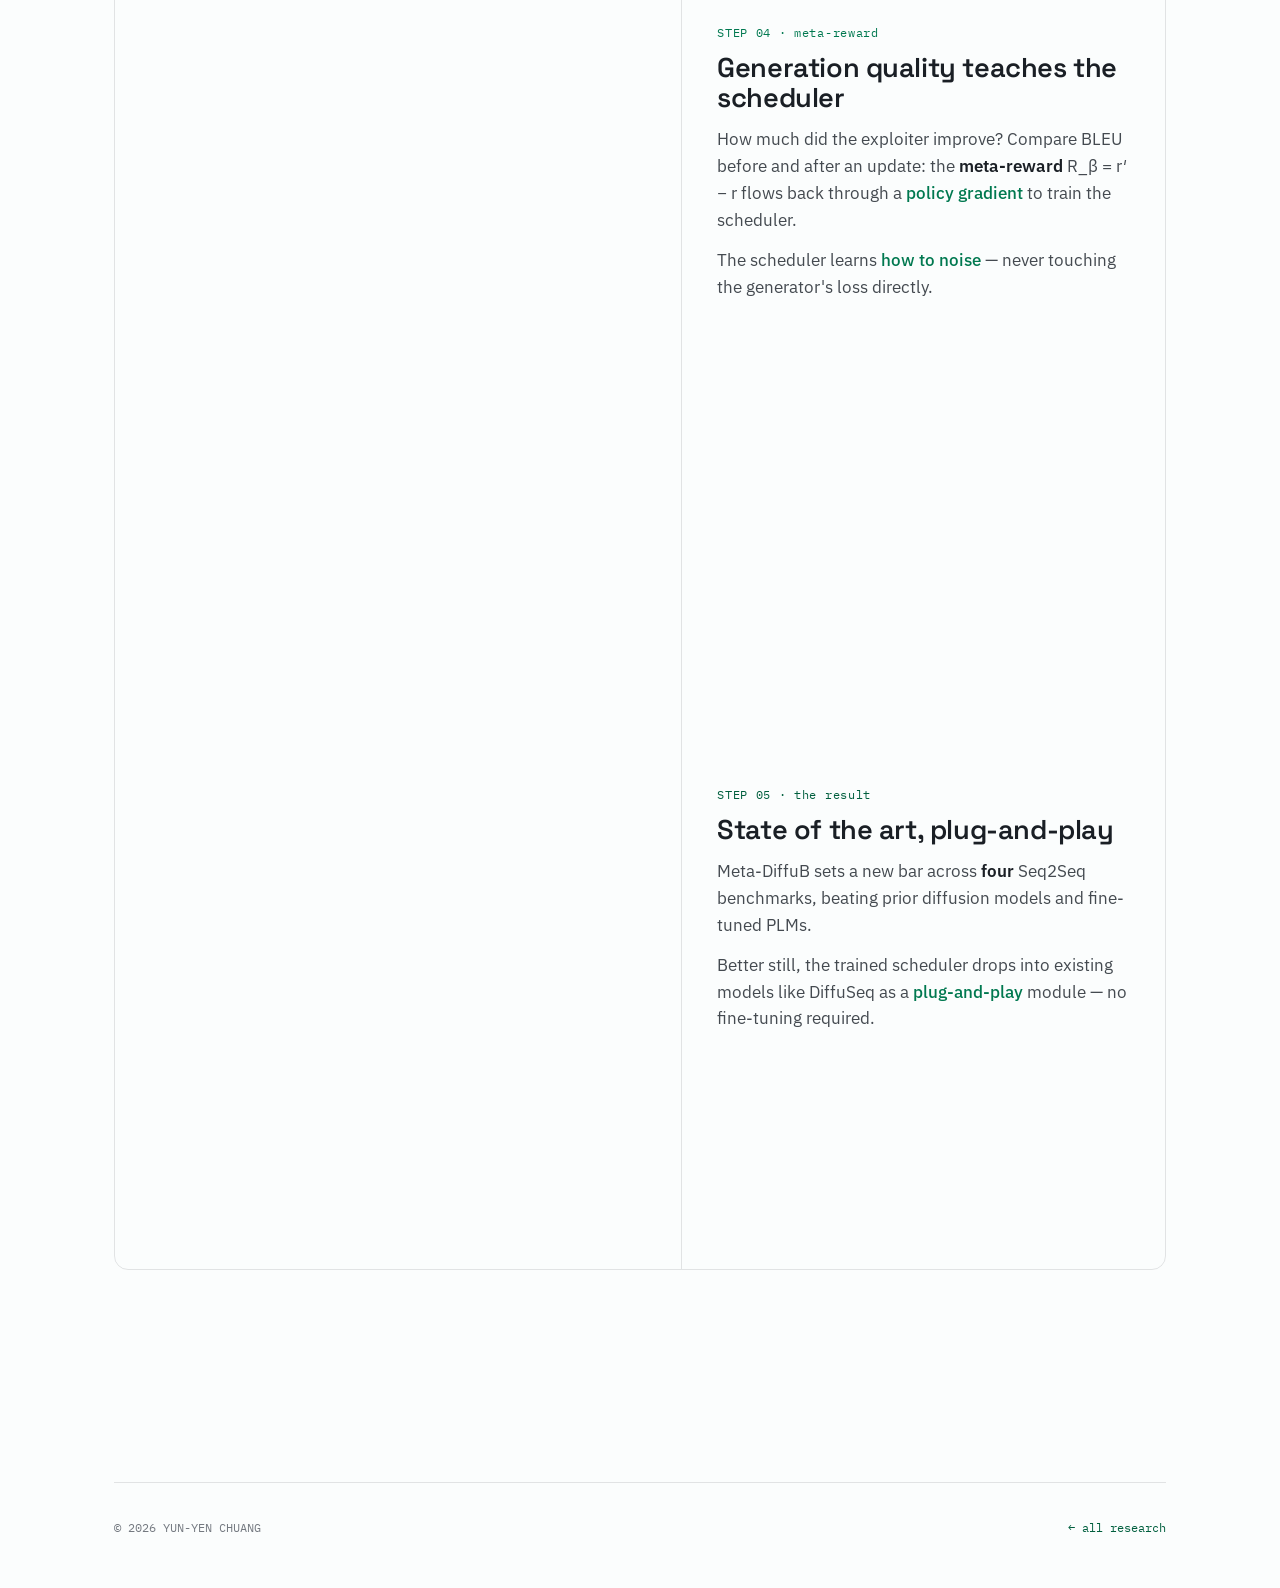
<file: research/meta-diffub.html>
<!DOCTYPE html>
<html lang="en">
<head>
  <meta charset="UTF-8" />
  <meta name="viewport" content="width=device-width, initial-scale=1.0" />
  <script>document.documentElement.classList.add('js');</script>
  <title>Meta-DiffuB · NeurIPS 2024 — Research · Yun-Yen Chuang</title>
  <meta name="description" content="A contextualized sequence-to-sequence text-diffusion model with meta-exploration: a scheduler network learns a per-sentence noise schedule, trained by the generation quality it produces — state-of-the-art and plug-and-play. ｜ 為每個句子排一條專屬的加噪時間表。Research by Yun-Yen Chuang (莊昀諺), Maxora AI." />
  <meta name="keywords" content="Meta-DiffuB, text diffusion, sequence-to-sequence, meta-exploration, diffusion models, NLG, 文字擴散模型, 元探索, Yun-Yen Chuang, 莊昀諺" />
  <meta name="author" content="Yun-Yen Chuang (莊昀諺)" />
  <meta name="robots" content="index, follow, max-image-preview:large, max-snippet:-1" />
  <link rel="canonical" href="https://yunyenchuang.com/research/meta-diffub.html" />
  <meta name="theme-color" content="#fdfdfd" />

  <!-- Favicons -->
  <link rel="icon" href="../favicon.ico" sizes="any" />
  <link rel="icon" type="image/svg+xml" href="../favicon.svg" />
  <link rel="icon" type="image/png" sizes="32x32" href="../favicon-32x32.png" />
  <link rel="icon" type="image/png" sizes="16x16" href="../favicon-16x16.png" />
  <link rel="apple-touch-icon" href="../apple-touch-icon.png" />

  <!-- Open Graph -->
  <meta property="og:title" content="Meta-DiffuB · NeurIPS 2024" />
  <meta property="og:description" content="A contextualized sequence-to-sequence text-diffusion model with meta-exploration: a scheduler network learns a per-sentence noise schedule, trained by the generation quality it produces — state-of-the-art and plug-and-play." />
  <meta property="og:type" content="article" />
  <meta property="og:url" content="https://yunyenchuang.com/research/meta-diffub.html" />
  <meta property="og:site_name" content="Yun-Yen Chuang" />
  <meta property="og:image" content="https://yunyenchuang.com/assets/og-cover.jpg" />
  <meta property="og:image:width" content="1200" />
  <meta property="og:image:height" content="630" />

  <!-- Twitter -->
  <meta name="twitter:card" content="summary_large_image" />
  <meta name="twitter:title" content="Meta-DiffuB · NeurIPS 2024" />
  <meta name="twitter:description" content="A contextualized sequence-to-sequence text-diffusion model with meta-exploration: a scheduler network learns a per-sentence noise schedule, trained by the generation quality it produces — state-of-the-art and plug-and-play." />
  <meta name="twitter:image" content="https://yunyenchuang.com/assets/og-cover.jpg" />

  <script type="application/ld+json">
  {
    "@context": "https://schema.org",
    "@type": "ScholarlyArticle",
    "headline": "Meta-DiffuB",
    "description": "A contextualized sequence-to-sequence text-diffusion model with meta-exploration: a scheduler network learns a per-sentence noise schedule, trained by the generation quality it produces — state-of-the-art and plug-and-play.",
    "url": "https://yunyenchuang.com/research/meta-diffub.html",
    "mainEntityOfPage": "https://yunyenchuang.com/research/meta-diffub.html",
    "sameAs": "https://meta-diffub.github.io/Meta-DiffuB/",
    "inLanguage": "en",
    "author": { "@type": "Person", "name": "Yun-Yen Chuang", "url": "https://yunyenchuang.com/" },
    "publisher": { "@type": "Organization", "name": "Maxora AI", "url": "https://maxora.ai" }
  }
  </script>

  <link rel="preconnect" href="https://fonts.googleapis.com" />
  <link rel="preconnect" href="https://fonts.gstatic.com" crossorigin />
  <link href="https://fonts.googleapis.com/css2?family=Space+Grotesk:wght@400;500;600;700&family=IBM+Plex+Sans:wght@400;500;600&family=IBM+Plex+Mono:wght@400;500;600&display=swap" rel="stylesheet" />
  <link rel="stylesheet" href="../assets/style.css" />
  <link rel="stylesheet" href="../assets/diagrams.css" />
  <link rel="stylesheet" href="../assets/harness.css" />
  <style>
    .zh-tagline { font-family: var(--mono); font-size: 0.95rem; letter-spacing: 0.12em; color: var(--accent-deep); margin: -0.4rem 0 1.2rem; }
    .sub-hero .status-row .ghbtn { text-decoration: none; }
    .paper-block { border-top: none; margin-top: 0; padding-top: 0.5rem; }
  </style>
</head>
<body>
  <div class="paper-grid"></div>
  <div class="paper-vignette"></div>
  <span class="reg tl"></span><span class="reg tr"></span>
  <span class="reg bl"></span><span class="reg br"></span>
  <div class="scan" id="scan"></div>
  <div class="readout">
    <span><b id="roSect">03 / RESEARCH</b></span>
    <span><span class="dot">▸</span> scroll <span id="roPct">000</span>%</span>
  </div>

  <nav class="topnav">
    <a class="brand" href="../index.html"><span class="mark">YC</span> YUN-YEN&nbsp;CHUANG</a>
    <div class="navlinks">
      <a href="../index.html#research" class="back-link">← all research</a>
    </div>
  </nav>

  <main id="top">
    <header class="sub-hero" data-sect="03 / RESEARCH">
      <p class="eyebrow reveal">
        <span class="live"><span class="pulse"></span>RESEARCH</span>
        <span>·</span><span>NeurIPS 2024</span>
      </p>
      <h1 class="reveal">Meta-DiffuB</h1>
      <p class="zh-tagline reveal" lang="zh-Hant">為每個句子排一條專屬的加噪時間表</p>
      <p class="lede reveal">A contextualized sequence-to-sequence <strong>text-diffusion</strong> model with <strong>meta-exploration</strong>: a scheduler network learns a per-sentence noise schedule, trained by the generation quality it produces — state-of-the-art and plug-and-play.</p>
      <div class="status-row reveal">
        <a class="ghbtn" href="https://meta-diffub.github.io/Meta-DiffuB/" target="_blank" rel="noopener">project page ↗</a>
        <a class="ghbtn" href="https://github.com/Meta-DiffuB/Meta-DiffuB" target="_blank" rel="noopener">code ↗</a>
        <span>interactive — scroll to step through the method</span>
      </div>
    </header>

    <section class="sect" data-sect="BACKGROUND">
      <div class="sect-head reveal"><span class="idx">▸</span><h2>Background</h2><span class="rule"></span></div>
      <p class="lede reveal">New here? Start with what a diffusion model is and why text is the hard case.</p>
      <div class="prose reveal">
        <p>Diffusion models generate by starting from pure noise and removing it a little at a time until something coherent emerges — the idea behind the recent wave of image generators. Applying it to <strong>text</strong>, where the output is a sequence of discrete words rather than continuous pixels, is newer and trickier.</p>
        <p>A diffusion model is steered by a <em>noise schedule</em>: how much noise to add, then remove, at each step. Standard text-diffusion models use one fixed schedule for every sentence — but sentences differ, some easy and some hard, so a single schedule is a compromise. Meta-DiffuB's idea is to <strong>learn a per-sentence schedule</strong>: a small scheduler network reads the sentence and decides how much noise it needs, and it is trained by the quality of the text the main model then produces — a meta-exploration loop where the generator's success teaches the scheduler.</p>
      </div>
      <div class="callout reveal">
        <span class="co-tag">▸ key terms</span>
        <div class="prose">
          <p><strong>Diffusion model</strong> — generates data by repeatedly denoising. <strong>Noise schedule</strong> — the per-step plan of how much noise to add/remove. <strong>Seq2seq</strong> — maps an input sentence to an output sentence (e.g. translation, summarization). <strong>Meta-exploration</strong> — learning <em>how</em> to guide/explore — here the scheduler learns from the generator's results.</p>
        </div>
      </div>
    </section>

    <section class="sect">
      <article class="paper-block reveal" id="metadiffub">
        <div class="scrolly">
          <div class="viz-col">
            <div class="viz-sticky" id="vizDiffub" data-stage="0">
              <div class="viz-hud">
                <span class="stage-id">METHOD · scheduler–exploiter</span>
                <span class="stage-bars"><i></i><i></i><i></i><i></i><i></i><i></i></span>
              </div>
              <div class="viz-body">
                <svg viewBox="0 0 600 470" preserveAspectRatio="xMidYMid meet">
                  <defs>
                    <marker id="ahD" markerWidth="9" markerHeight="9" refX="7" refY="3" orient="auto">
                      <path d="M0,0 L7,3 L0,6" fill="none" stroke="currentColor" stroke-width="1.4" />
                    </marker>
                  </defs>

                  <!-- persistent nodes -->
                  <g class="persist">
                    <text class="mono-svg io-lbl" x="14" y="64" font-size="11">wˣ</text>
                    <path class="flow fp-in" d="M30,60 L62,60" marker-end="url(#ahD)" />
                    <g class="node-scheduler">
                      <rect class="node-box" x="64" y="32" width="186" height="58" rx="9" />
                      <text class="node-lbl" x="157" y="58" font-size="16" text-anchor="middle">Scheduler</text>
                      <text class="node-sub" x="157" y="76" font-size="10.5" text-anchor="middle">Bψ · meta-explorer</text>
                    </g>
                    <path class="flow fp-beta" d="M250,61 L356,61" marker-end="url(#ahD)" />
                    <text class="mono-svg beta-lbl" x="303" y="50" font-size="11" text-anchor="middle">βˣ</text>
                    <text class="node-sub" x="303" y="80" font-size="9" text-anchor="middle">contextualized noise</text>
                    <g class="node-exploiter">
                      <rect class="node-box" x="358" y="32" width="190" height="58" rx="9" />
                      <text class="node-lbl" x="453" y="58" font-size="16" text-anchor="middle">Exploiter</text>
                      <text class="node-sub" x="453" y="76" font-size="10.5" text-anchor="middle">Dθ · S2S diffusion</text>
                    </g>
                  </g>

                  <!-- L0 fixed-noise plot -->
                  <g class="lyr lyr-fixed">
                    <line class="axis-line" x1="95" y1="150" x2="95" y2="356" />
                    <line class="axis-line" x1="95" y1="356" x2="520" y2="356" />
                    <text class="ax-lbl" x="300" y="378" text-anchor="middle">diffusion step  t →</text>
                    <text class="ax-lbl" x="78" y="255" text-anchor="middle" transform="rotate(-90 78 255)">βₜ noise</text>
                    <path class="curve-sqrt" d="M95,350 C200,255 320,205 520,175" />
                    <text class="mono-svg note" x="430" y="205" font-size="11">√-schedule</text>
                    <text class="mono-svg note2" x="300" y="430" text-anchor="middle" font-size="11.5">one fixed schedule · every sentence treated alike</text>
                  </g>

                  <!-- L1 meta-instructions -->
                  <g class="lyr lyr-instr">
                    <text class="mono-svg note" x="300" y="150" text-anchor="middle" font-size="12">ι = Bψ(wˣ)  —  Meta-Instructions</text>
                    <g class="instr-chips" font-size="13">
                      <g class="chip t"><rect x="120" y="210" width="40" height="34" rx="6"/><text x="140" y="232" text-anchor="middle">T</text></g>
                      <g class="chip f"><rect x="170" y="210" width="40" height="34" rx="6"/><text x="190" y="232" text-anchor="middle">F</text></g>
                      <g class="chip t"><rect x="220" y="210" width="40" height="34" rx="6"/><text x="240" y="232" text-anchor="middle">T</text></g>
                      <g class="chip t"><rect x="270" y="210" width="40" height="34" rx="6"/><text x="290" y="232" text-anchor="middle">T</text></g>
                      <g class="chip f"><rect x="320" y="210" width="40" height="34" rx="6"/><text x="340" y="232" text-anchor="middle">F</text></g>
                      <g class="chip t"><rect x="370" y="210" width="40" height="34" rx="6"/><text x="390" y="232" text-anchor="middle">T</text></g>
                      <g class="chip f"><rect x="420" y="210" width="40" height="34" rx="6"/><text x="440" y="232" text-anchor="middle">F</text></g>
                    </g>
                    <text class="mono-svg note2" x="300" y="295" text-anchor="middle" font-size="11.5">‘skipping’ · T → step noise up · F → hold level</text>
                    <text class="mono-svg note3" x="300" y="320" text-anchor="middle" font-size="10.5">βˣ = skipping(ι, β√)   ·   trained by policy gradient</text>
                  </g>

                  <!-- L2 contextualized beta -->
                  <g class="lyr lyr-beta">
                    <line class="axis-line" x1="95" y1="150" x2="95" y2="356" />
                    <line class="axis-line" x1="95" y1="356" x2="520" y2="356" />
                    <text class="ax-lbl" x="300" y="378" text-anchor="middle">diffusion step  t →</text>
                    <path class="curve-sqrt faded" d="M95,350 C200,255 320,205 520,175" />
                    <path class="curve-beta easy" d="M95,346 C190,215 320,185 520,158" />
                    <path class="curve-beta hard" d="M95,352 C210,322 350,305 520,262" />
                    <text class="mono-svg note-easy" x="430" y="150" font-size="10.5">easy → more noise</text>
                    <text class="mono-svg note-hard" x="430" y="275" font-size="10.5">hard → less noise</text>
                    <text class="mono-svg note2" x="300" y="430" text-anchor="middle" font-size="11.5">βˣ adapts per sentence — the key move</text>
                  </g>

                  <!-- L3 diffusion / denoise -->
                  <g class="lyr lyr-diff">
                    <text class="mono-svg note" x="300" y="158" text-anchor="middle" font-size="12">reverse diffusion with βˣ</text>
                    <line class="chain-track" x1="80" y1="235" x2="520" y2="235" />
                    <g class="chain-dots">
                      <circle cx="110" cy="235" r="8"/><circle cx="178" cy="235" r="8"/>
                      <circle cx="246" cy="235" r="8"/><circle cx="314" cy="235" r="8"/>
                      <circle cx="382" cy="235" r="8"/><circle cx="450" cy="235" r="8"/>
                    </g>
                    <circle class="chain-flow" cx="110" cy="235" r="6" />
                    <text class="mono-svg cl" x="70" y="212" text-anchor="middle" font-size="10">zT ~ N(0,I)</text>
                    <text class="mono-svg cl" x="500" y="212" text-anchor="middle" font-size="10">z₀ → ŷ</text>
                    <text id="diffubDenoise" class="denoise-out" x="300" y="320" text-anchor="middle" font-size="22">generating</text>
                    <text class="mono-svg note2" x="300" y="360" text-anchor="middle" font-size="10.5">rounding → discrete target sentence</text>
                  </g>

                  <!-- L4 meta-reward loop -->
                  <g class="lyr lyr-reward">
                    <g class="gbox"><rect x="120" y="180" width="160" height="46" rx="8"/>
                      <text class="mono-svg" x="200" y="200" text-anchor="middle" font-size="11">Dθ  → BLEU  r</text>
                      <text class="node-sub" x="200" y="216" text-anchor="middle" font-size="9">before update</text></g>
                    <g class="gbox alt"><rect x="320" y="180" width="160" height="46" rx="8"/>
                      <text class="mono-svg" x="400" y="200" text-anchor="middle" font-size="11">Dθ′ → BLEU  r′</text>
                      <text class="node-sub" x="400" y="216" text-anchor="middle" font-size="9">after update</text></g>
                    <text class="reward-eq" x="300" y="280" text-anchor="middle" font-size="17">R_β = r′ − r</text>
                    <text class="node-sub" x="300" y="302" text-anchor="middle" font-size="10">meta-reward</text>
                    <path class="reward-arc" d="M300,310 C300,200 215,120 158,92" marker-end="url(#ahD)" />
                    <text class="mono-svg note2" x="300" y="360" text-anchor="middle" font-size="11">∇ψ J(ψ) · policy gradient → update Scheduler</text>
                  </g>

                  <!-- L5 results -->
                  <g class="lyr lyr-result">
                    <text class="result-big disp-svg" x="300" y="175" text-anchor="middle" font-size="26">STATE OF THE ART</text>
                    <text class="mono-svg note" x="300" y="200" text-anchor="middle" font-size="11">4 / 4 Seq2Seq benchmarks · vs DiffuSeq, SeqDiffuSeq, Dinoiser, PLMs</text>
                    <g class="bars" transform="translate(150,230)">
                      <g class="bar-pair" transform="translate(0,0)"><rect class="b-base" x="0" y="60" width="22" height="40"/><rect class="b-ours" x="26" y="22" width="22" height="78"/><text class="ax-lbl" x="24" y="116" text-anchor="middle">CC</text></g>
                      <g class="bar-pair" transform="translate(80,0)"><rect class="b-base" x="0" y="52" width="22" height="48"/><rect class="b-ours" x="26" y="14" width="22" height="86"/><text class="ax-lbl" x="24" y="116" text-anchor="middle">QT</text></g>
                      <g class="bar-pair" transform="translate(160,0)"><rect class="b-base" x="0" y="58" width="22" height="42"/><rect class="b-ours" x="26" y="20" width="22" height="80"/><text class="ax-lbl" x="24" y="116" text-anchor="middle">WA</text></g>
                      <g class="bar-pair" transform="translate(240,0)"><rect class="b-base" x="0" y="50" width="22" height="50"/><rect class="b-ours" x="26" y="10" width="22" height="90"/><text class="ax-lbl" x="24" y="116" text-anchor="middle">QQP</text></g>
                    </g>
                    <text class="mono-svg note2" x="300" y="400" text-anchor="middle" font-size="11">scheduler = plug-and-play · no fine-tuning at inference</text>
                  </g>
                </svg>
              </div>
              <div class="viz-cap" id="capDiffub">DiffuSeq imposes <b>one fixed noise schedule</b> on every sentence — regardless of how hard it is to generate.</div>
            </div>
          </div>

          <div class="steps-col" data-steps="diffub">
            <div class="step" data-stage="0">
              <span class="step-n">STEP 00 · the problem</span>
              <h4>One schedule for every sentence</h4>
              <p>Standard S2S-diffusion (DiffuSeq) adds noise on a <strong>fixed √-schedule</strong>. A trivial paraphrase and a hard open-domain reply are corrupted exactly the same way.</p>
              <p>But sentences differ in difficulty — non-contextualized noise leaves performance on the table.</p>
            </div>
            <div class="step" data-stage="1">
              <span class="step-n">STEP 01 · the scheduler</span>
              <h4>A network that reads the sentence</h4>
              <p>The <em>Scheduler</em> Bψ — a small Seq2Seq model — reads the conditioning sentence wˣ and emits a sequence of <strong>Meta-Instructions</strong> ι, each labelled <em>True</em> or <em>False</em>.</p>
              <p>A ‘skipping’ rule turns those labels into noise: <strong>True</strong> steps the noise up, <strong>False</strong> holds it.</p>
              <div class="eq">ι = Bψ(wˣ)   →   βˣ = <span class="hl">skipping</span>(ι, β√)</div>
            </div>
            <div class="step" data-stage="2">
              <span class="step-n">STEP 02 · contextualized noise</span>
              <h4>Less noise for hard sentences</h4>
              <p>The result is a <em>per-sentence</em> schedule βˣ that bends away from the fixed baseline. Harder sentences get <strong>less</strong> noise to preserve signal; easier ones get <strong>more</strong> to boost diversity.</p>
              <p>This is the move that non-contextualized schedulers can't make.</p>
            </div>
            <div class="step" data-stage="3">
              <span class="step-n">STEP 03 · the exploiter</span>
              <h4>Generate with the scheduled noise</h4>
              <p>The <em>Exploiter</em> Dθ — the S2S-diffusion model — diffuses and denoises using βˣ, recovering z₀ step by step, then rounds it back into a discrete target sentence ŷ.</p>
            </div>
            <div class="step" data-stage="4">
              <span class="step-n">STEP 04 · meta-reward</span>
              <h4>Generation quality teaches the scheduler</h4>
              <p>How much did the exploiter improve? Compare BLEU before and after an update: the <strong>meta-reward</strong> R_β = r′ − r flows back through a <em>policy gradient</em> to train the scheduler.</p>
              <p>The scheduler learns <em>how to noise</em> — never touching the generator's loss directly.</p>
            </div>
            <div class="step" data-stage="5">
              <span class="step-n">STEP 05 · the result</span>
              <h4>State of the art, plug-and-play</h4>
              <p>Meta-DiffuB sets a new bar across <strong>four</strong> Seq2Seq benchmarks, beating prior diffusion models and fine-tuned PLMs.</p>
              <p>Better still, the trained scheduler drops into existing models like DiffuSeq as a <em>plug-and-play</em> module — no fine-tuning required.</p>
            </div>
          </div>
        </div>
      </article>
    </section>

    <footer>
      <span>© <span id="year">2026</span> YUN-YEN CHUANG</span>
      <span><a href="../index.html#research" style="color:var(--accent-deep)">← all research</a></span>
    </footer>
  </main>

  <script src="../assets/main.js"></script>
</body>
</html>
</file>
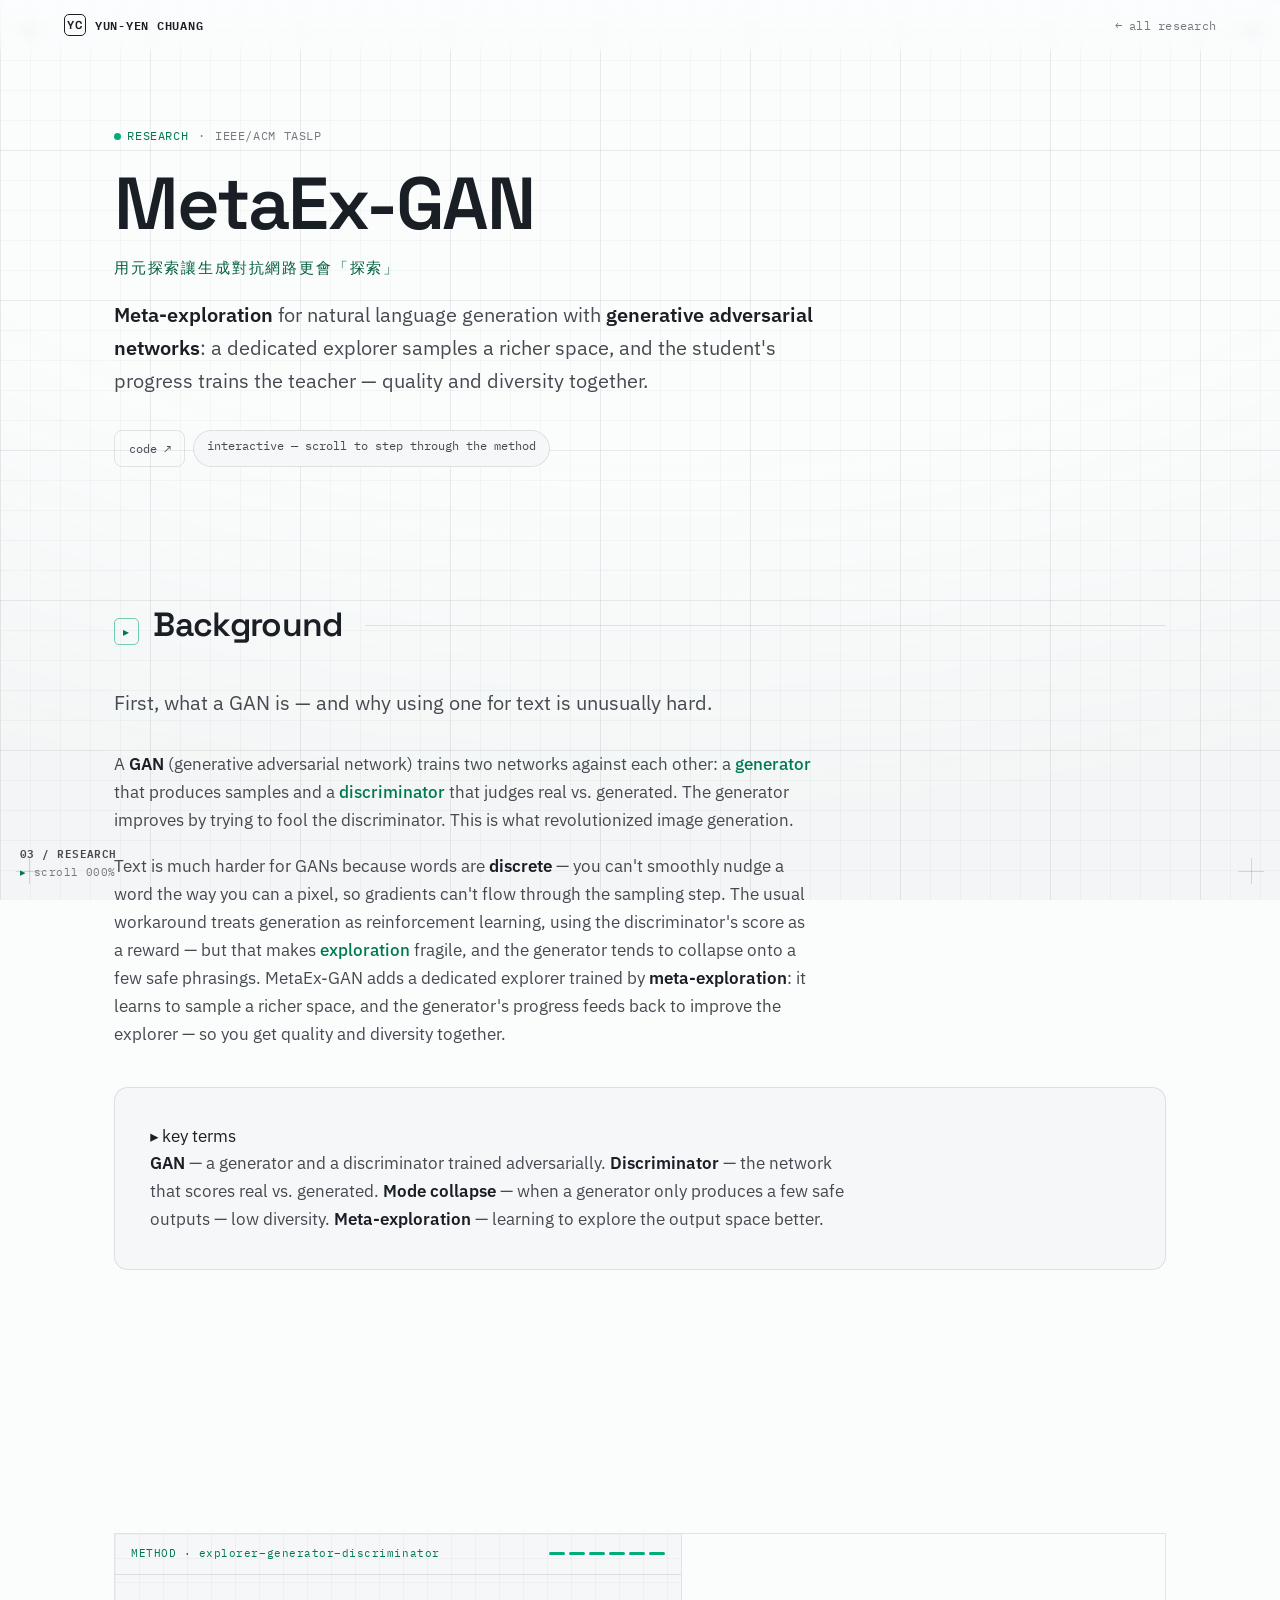
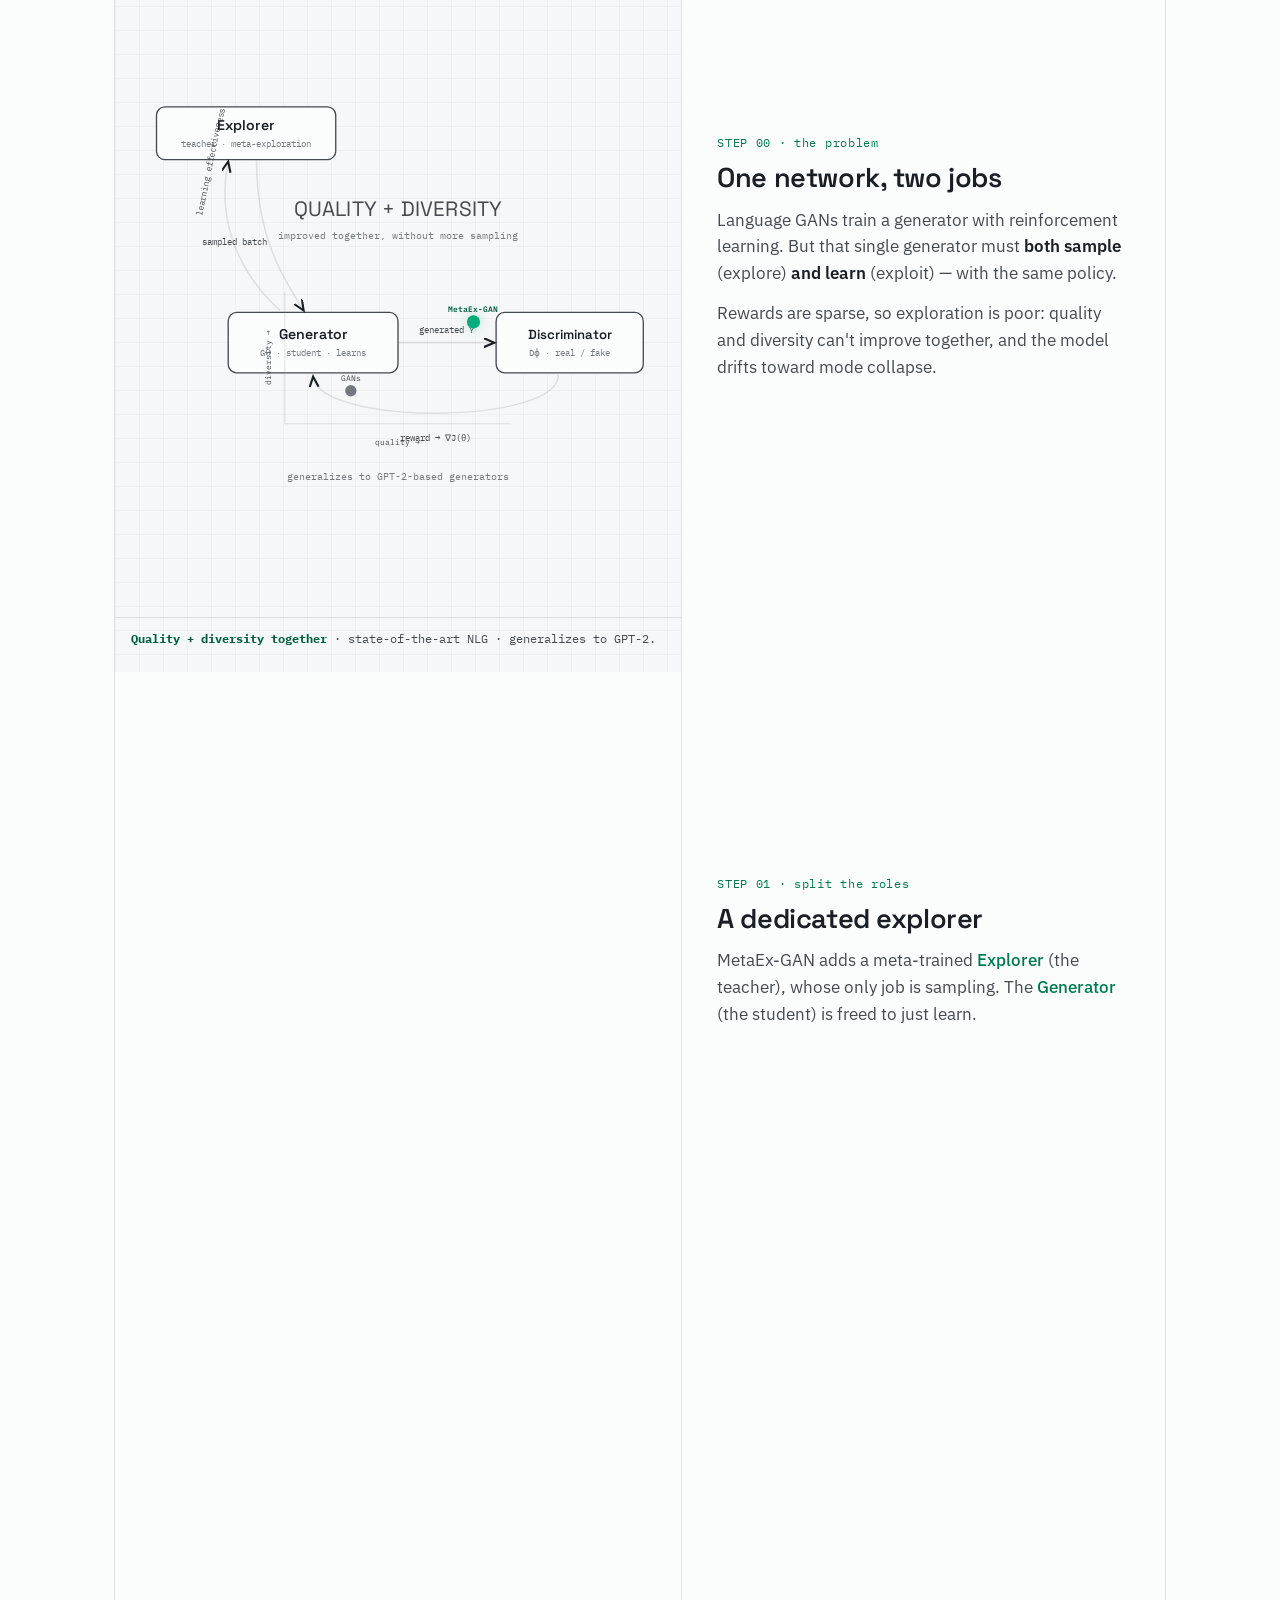
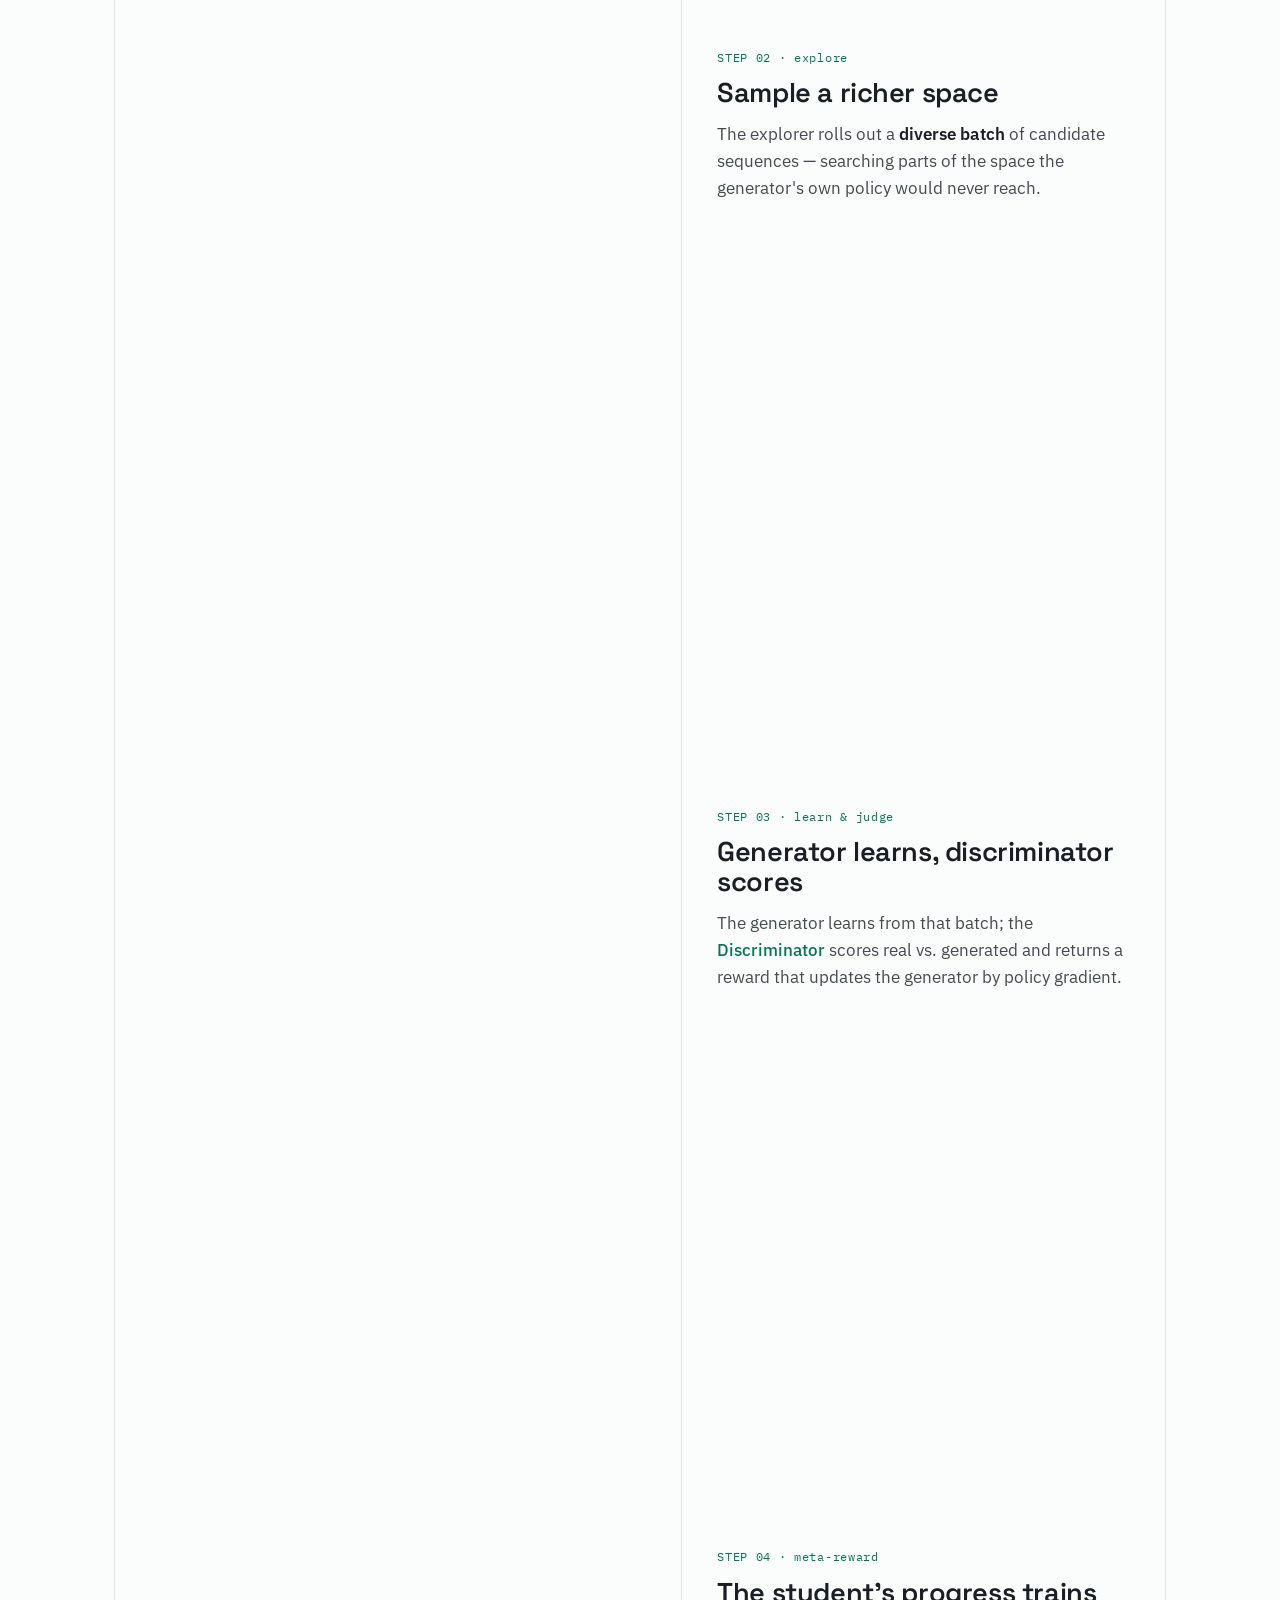
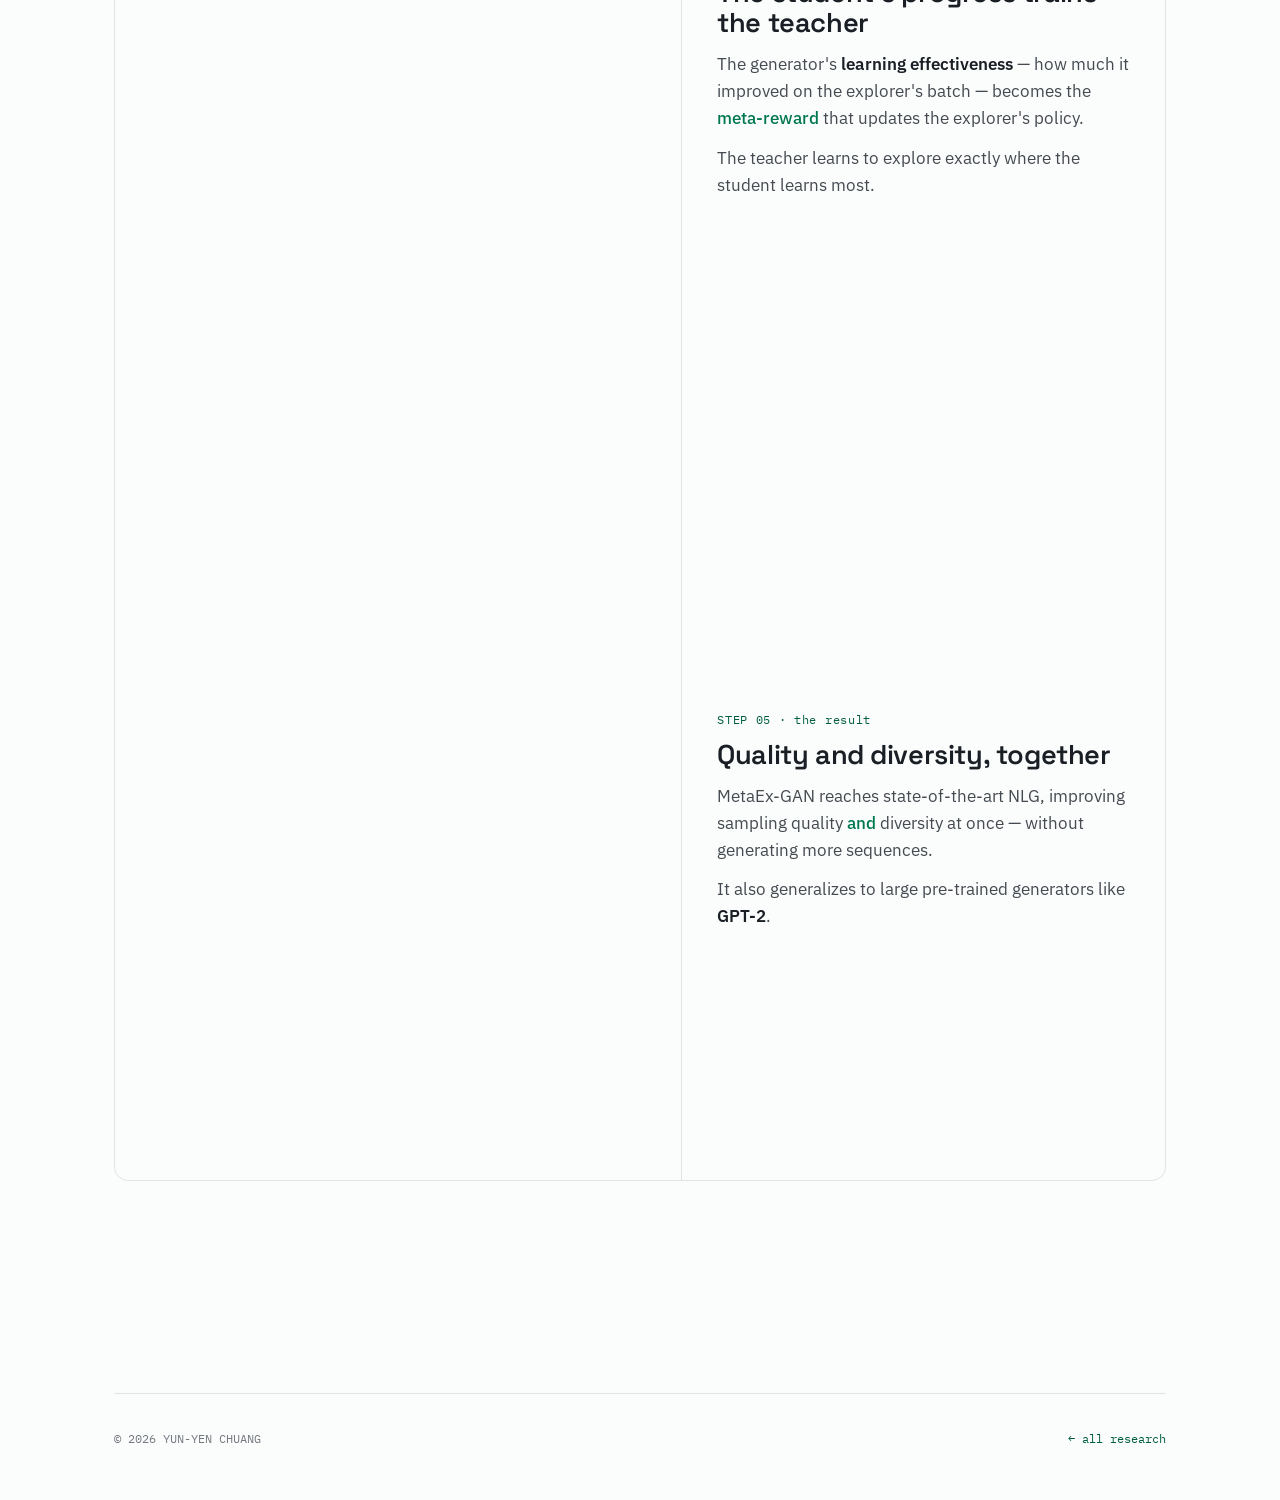
<file: research/metaex-gan.html>
<!DOCTYPE html>
<html lang="en">
<head>
  <meta charset="UTF-8" />
  <meta name="viewport" content="width=device-width, initial-scale=1.0" />
  <script>document.documentElement.classList.add('js');</script>
  <title>MetaEx-GAN · IEEE/ACM TASLP — Research · Yun-Yen Chuang</title>
  <meta name="description" content="Meta-exploration for natural language generation with generative adversarial networks: a dedicated explorer samples a richer space, and the student's progress trains the teacher — quality and diversity together. ｜ 用元探索讓生成對抗網路更會「探索」。Research by Yun-Yen Chuang (莊昀諺), Maxora AI." />
  <meta name="keywords" content="MetaEx-GAN, meta-exploration, GAN, natural language generation, adversarial learning, 生成對抗網路, 元探索, Yun-Yen Chuang, 莊昀諺" />
  <meta name="author" content="Yun-Yen Chuang (莊昀諺)" />
  <meta name="robots" content="index, follow, max-image-preview:large, max-snippet:-1" />
  <link rel="canonical" href="https://yunyenchuang.com/research/metaex-gan.html" />
  <meta name="theme-color" content="#fdfdfd" />

  <!-- Favicons -->
  <link rel="icon" href="../favicon.ico" sizes="any" />
  <link rel="icon" type="image/svg+xml" href="../favicon.svg" />
  <link rel="icon" type="image/png" sizes="32x32" href="../favicon-32x32.png" />
  <link rel="icon" type="image/png" sizes="16x16" href="../favicon-16x16.png" />
  <link rel="apple-touch-icon" href="../apple-touch-icon.png" />

  <!-- Open Graph -->
  <meta property="og:title" content="MetaEx-GAN · IEEE/ACM TASLP" />
  <meta property="og:description" content="Meta-exploration for natural language generation with generative adversarial networks: a dedicated explorer samples a richer space, and the student's progress trains the teacher — quality and diversity together." />
  <meta property="og:type" content="article" />
  <meta property="og:url" content="https://yunyenchuang.com/research/metaex-gan.html" />
  <meta property="og:site_name" content="Yun-Yen Chuang" />
  <meta property="og:image" content="https://yunyenchuang.com/assets/og-cover.jpg" />
  <meta property="og:image:width" content="1200" />
  <meta property="og:image:height" content="630" />

  <!-- Twitter -->
  <meta name="twitter:card" content="summary_large_image" />
  <meta name="twitter:title" content="MetaEx-GAN · IEEE/ACM TASLP" />
  <meta name="twitter:description" content="Meta-exploration for natural language generation with generative adversarial networks: a dedicated explorer samples a richer space, and the student's progress trains the teacher — quality and diversity together." />
  <meta name="twitter:image" content="https://yunyenchuang.com/assets/og-cover.jpg" />

  <script type="application/ld+json">
  {
    "@context": "https://schema.org",
    "@type": "ScholarlyArticle",
    "headline": "MetaEx-GAN",
    "description": "Meta-exploration for natural language generation with generative adversarial networks: a dedicated explorer samples a richer space, and the student's progress trains the teacher — quality and diversity together.",
    "url": "https://yunyenchuang.com/research/metaex-gan.html",
    "mainEntityOfPage": "https://yunyenchuang.com/research/metaex-gan.html",
    "inLanguage": "en",
    "author": { "@type": "Person", "name": "Yun-Yen Chuang", "url": "https://yunyenchuang.com/" },
    "publisher": { "@type": "Organization", "name": "Maxora AI", "url": "https://maxora.ai" }
  }
  </script>

  <link rel="preconnect" href="https://fonts.googleapis.com" />
  <link rel="preconnect" href="https://fonts.gstatic.com" crossorigin />
  <link href="https://fonts.googleapis.com/css2?family=Space+Grotesk:wght@400;500;600;700&family=IBM+Plex+Sans:wght@400;500;600&family=IBM+Plex+Mono:wght@400;500;600&display=swap" rel="stylesheet" />
  <link rel="stylesheet" href="../assets/style.css" />
  <link rel="stylesheet" href="../assets/diagrams.css" />
  <link rel="stylesheet" href="../assets/harness.css" />
  <style>
    .zh-tagline { font-family: var(--mono); font-size: 0.95rem; letter-spacing: 0.12em; color: var(--accent-deep); margin: -0.4rem 0 1.2rem; }
    .sub-hero .status-row .ghbtn { text-decoration: none; }
    .paper-block { border-top: none; margin-top: 0; padding-top: 0.5rem; }
  </style>
</head>
<body>
  <div class="paper-grid"></div>
  <div class="paper-vignette"></div>
  <span class="reg tl"></span><span class="reg tr"></span>
  <span class="reg bl"></span><span class="reg br"></span>
  <div class="scan" id="scan"></div>
  <div class="readout">
    <span><b id="roSect">03 / RESEARCH</b></span>
    <span><span class="dot">▸</span> scroll <span id="roPct">000</span>%</span>
  </div>

  <nav class="topnav">
    <a class="brand" href="../index.html"><span class="mark">YC</span> YUN-YEN&nbsp;CHUANG</a>
    <div class="navlinks">
      <a href="../index.html#research" class="back-link">← all research</a>
    </div>
  </nav>

  <main id="top">
    <header class="sub-hero" data-sect="03 / RESEARCH">
      <p class="eyebrow reveal">
        <span class="live"><span class="pulse"></span>RESEARCH</span>
        <span>·</span><span>IEEE/ACM TASLP</span>
      </p>
      <h1 class="reveal">MetaEx-GAN</h1>
      <p class="zh-tagline reveal" lang="zh-Hant">用元探索讓生成對抗網路更會「探索」</p>
      <p class="lede reveal"><strong>Meta-exploration</strong> for natural language generation with <strong>generative adversarial networks</strong>: a dedicated explorer samples a richer space, and the student's progress trains the teacher — quality and diversity together.</p>
      <div class="status-row reveal">
        <a class="ghbtn" href="https://github.com/KloudChuang/IEEE-Taslp-MetaEx-GAN" target="_blank" rel="noopener">code ↗</a>
        <span>interactive — scroll to step through the method</span>
      </div>
    </header>

    <section class="sect" data-sect="BACKGROUND">
      <div class="sect-head reveal"><span class="idx">▸</span><h2>Background</h2><span class="rule"></span></div>
      <p class="lede reveal">First, what a GAN is — and why using one for text is unusually hard.</p>
      <div class="prose reveal">
        <p>A <strong>GAN</strong> (generative adversarial network) trains two networks against each other: a <em>generator</em> that produces samples and a <em>discriminator</em> that judges real vs. generated. The generator improves by trying to fool the discriminator. This is what revolutionized image generation.</p>
        <p>Text is much harder for GANs because words are <strong>discrete</strong> — you can't smoothly nudge a word the way you can a pixel, so gradients can't flow through the sampling step. The usual workaround treats generation as reinforcement learning, using the discriminator's score as a reward — but that makes <em>exploration</em> fragile, and the generator tends to collapse onto a few safe phrasings. MetaEx-GAN adds a dedicated explorer trained by <strong>meta-exploration</strong>: it learns to sample a richer space, and the generator's progress feeds back to improve the explorer — so you get quality and diversity together.</p>
      </div>
      <div class="callout reveal">
        <span class="co-tag">▸ key terms</span>
        <div class="prose">
          <p><strong>GAN</strong> — a generator and a discriminator trained adversarially. <strong>Discriminator</strong> — the network that scores real vs. generated. <strong>Mode collapse</strong> — when a generator only produces a few safe outputs — low diversity. <strong>Meta-exploration</strong> — learning to explore the output space better.</p>
        </div>
      </div>
    </section>

    <section class="sect">
      <article class="paper-block reveal" id="metaexgan">
        <div class="scrolly">
          <div class="viz-col">
            <div class="viz-sticky" id="vizGan" data-stage="0">
              <div class="viz-hud">
                <span class="stage-id">METHOD · explorer–generator–discriminator</span>
                <span class="stage-bars"><i></i><i></i><i></i><i></i><i></i><i></i></span>
              </div>
              <div class="viz-body">
                <svg viewBox="0 0 600 470" preserveAspectRatio="xMidYMid meet">
                  <defs>
                    <marker id="ahG" markerWidth="9" markerHeight="9" refX="7" refY="3" orient="auto">
                      <path d="M0,0 L7,3 L0,6" fill="none" stroke="currentColor" stroke-width="1.4" />
                    </marker>
                  </defs>

                  <!-- persistent nodes -->
                  <g class="persist">
                    <g class="node-explorer">
                      <rect class="node-box" x="44" y="34" width="190" height="56" rx="9" />
                      <text class="node-lbl" x="139" y="59" font-size="15" text-anchor="middle">Explorer</text>
                      <text class="node-sub" x="139" y="77" font-size="10" text-anchor="middle">teacher · meta-exploration</text>
                    </g>
                    <g class="node-gen">
                      <rect class="node-box" x="120" y="252" width="180" height="64" rx="9" />
                      <text class="node-lbl" x="210" y="280" font-size="15" text-anchor="middle">Generator</text>
                      <text class="node-sub" x="210" y="298" font-size="10" text-anchor="middle">Gθ · student · learns</text>
                    </g>
                    <g class="node-disc">
                      <rect class="node-box" x="404" y="252" width="156" height="64" rx="9" />
                      <text class="node-lbl" x="482" y="280" font-size="14" text-anchor="middle">Discriminator</text>
                      <text class="node-sub" x="482" y="298" font-size="10" text-anchor="middle">Dϕ · real / fake</text>
                    </g>

                    <!-- flows -->
                    <path class="flow f-sample" d="M150,90 C150,170 175,210 200,250" marker-end="url(#ahG)" />
                    <text class="mono-svg fl fl-sample" x="92" y="180" font-size="9.5">sampled batch</text>
                    <path class="flow f-gen" d="M300,284 L402,284" marker-end="url(#ahG)" />
                    <text class="mono-svg fl fl-gen" x="351" y="274" font-size="9.5" text-anchor="middle">generated Y</text>
                    <path class="flow f-reward" d="M470,318 C470,372 215,372 210,320" marker-end="url(#ahG)" />
                    <text class="mono-svg fl fl-reward" x="340" y="388" font-size="9.5" text-anchor="middle">reward → ∇J(θ)</text>
                    <path class="flow f-meta" d="M175,250 C120,200 110,140 120,92" marker-end="url(#ahG)" />
                    <text class="mono-svg fl fl-meta" x="92" y="150" font-size="9" transform="rotate(-78 92 150)">learning effectiveness</text>
                  </g>

                  <!-- L0 classic GAN problem -->
                  <g class="lyr lyr-classic">
                    <rect class="role-badge" x="130" y="222" width="160" height="22" rx="11"/>
                    <text class="mono-svg badge-tx" x="210" y="237" text-anchor="middle" font-size="10">explore + exploit (both)</text>
                    <text class="mono-svg note2" x="300" y="410" text-anchor="middle" font-size="11.5">one network samples AND learns → sparse reward, weak diversity</text>
                    <g class="collapse-dots">
                      <circle cx="300" cy="150" r="5"/><circle cx="312" cy="152" r="5"/>
                      <circle cx="306" cy="162" r="5"/><circle cx="296" cy="160" r="5"/>
                      <circle cx="318" cy="160" r="5"/>
                    </g>
                    <text class="mono-svg note" x="360" y="158" font-size="10.5">mode collapse</text>
                  </g>

                  <!-- L1 split roles -->
                  <g class="lyr lyr-split">
                    <text class="mono-svg note" x="420" y="60" text-anchor="middle" font-size="11.5">split the two jobs</text>
                    <text class="mono-svg note2" x="420" y="120" text-anchor="middle" font-size="10.5">Explorer → sampling</text>
                    <text class="mono-svg note3" x="420" y="140" text-anchor="middle" font-size="10.5">Generator → learning</text>
                  </g>

                  <!-- L2 explore / sample diversity -->
                  <g class="lyr lyr-sample">
                    <text class="mono-svg note" x="300" y="150" text-anchor="middle" font-size="11.5">explorer rolls out a diverse batch</text>
                    <g class="spread-dots">
                      <circle cx="250" cy="185" r="4"/><circle cx="300" cy="172" r="4"/>
                      <circle cx="350" cy="190" r="4"/><circle cx="275" cy="205" r="4"/>
                      <circle cx="330" cy="205" r="4"/><circle cx="300" cy="195" r="4"/>
                    </g>
                    <g class="tok-fly">
                      <text x="170" y="175" font-size="10">w₁</text><text x="170" y="205" font-size="10">w₂</text><text x="170" y="235" font-size="10">w₃</text>
                    </g>
                  </g>

                  <!-- L3 learn + discriminate -->
                  <g class="lyr lyr-learn">
                    <text class="disc-out mono-svg" x="482" y="200" text-anchor="middle" font-size="12">real?  p = 0.5x</text>
                    <text class="node-sub" x="482" y="218" text-anchor="middle" font-size="9">discriminator score</text>
                    <text class="mono-svg note2" x="300" y="410" text-anchor="middle" font-size="11">reward updates the generator by policy gradient</text>
                  </g>

                  <!-- L4 meta loop -->
                  <g class="lyr lyr-meta">
                    <text class="reward-eq" x="300" y="170" text-anchor="middle" font-size="15">meta-reward = student's learning effectiveness</text>
                    <text class="mono-svg note2" x="300" y="200" text-anchor="middle" font-size="10.5">how much did the generator improve from the explorer's batch?</text>
                    <text class="mono-svg note3" x="300" y="222" text-anchor="middle" font-size="10.5">→ updates the explorer's exploration policy</text>
                  </g>

                  <!-- L5 result -->
                  <g class="lyr lyr-result">
                    <text class="result-big disp-svg" x="300" y="150" text-anchor="middle" font-size="22">QUALITY + DIVERSITY</text>
                    <text class="mono-svg note" x="300" y="174" text-anchor="middle" font-size="11">improved together, without more sampling</text>
                    <!-- quality vs diversity scatter -->
                    <line class="axis-line" x1="180" y1="370" x2="420" y2="370"/>
                    <line class="axis-line" x1="180" y1="230" x2="180" y2="370"/>
                    <text class="ax-lbl" x="300" y="392" text-anchor="middle">quality →</text>
                    <text class="ax-lbl" x="165" y="300" text-anchor="middle" transform="rotate(-90 165 300)">diversity →</text>
                    <circle class="pt base" cx="250" cy="335" r="6"/><text class="ax-lbl" x="250" y="325" text-anchor="middle">GANs</text>
                    <circle class="pt ours" cx="380" cy="262" r="7"/><text class="ax-lbl ours-lbl" x="380" y="252" text-anchor="middle">MetaEx-GAN</text>
                    <text class="mono-svg note2" x="300" y="430" text-anchor="middle" font-size="11">generalizes to GPT-2-based generators</text>
                  </g>
                </svg>
              </div>
              <div class="viz-cap" id="capGan">In a classic Language GAN, a single <b>Generator both samples and learns</b> — the same policy explores and exploits.</div>
            </div>
          </div>

          <div class="steps-col" data-steps="gan">
            <div class="step" data-stage="0">
              <span class="step-n">STEP 00 · the problem</span>
              <h4>One network, two jobs</h4>
              <p>Language GANs train a generator with reinforcement learning. But that single generator must <strong>both sample</strong> (explore) <strong>and learn</strong> (exploit) — with the same policy.</p>
              <p>Rewards are sparse, so exploration is poor: quality and diversity can't improve together, and the model drifts toward mode collapse.</p>
            </div>
            <div class="step" data-stage="1">
              <span class="step-n">STEP 01 · split the roles</span>
              <h4>A dedicated explorer</h4>
              <p>MetaEx-GAN adds a meta-trained <em>Explorer</em> (the teacher), whose only job is sampling. The <em>Generator</em> (the student) is freed to just learn.</p>
            </div>
            <div class="step" data-stage="2">
              <span class="step-n">STEP 02 · explore</span>
              <h4>Sample a richer space</h4>
              <p>The explorer rolls out a <strong>diverse batch</strong> of candidate sequences — searching parts of the space the generator's own policy would never reach.</p>
            </div>
            <div class="step" data-stage="3">
              <span class="step-n">STEP 03 · learn &amp; judge</span>
              <h4>Generator learns, discriminator scores</h4>
              <p>The generator learns from that batch; the <em>Discriminator</em> scores real vs. generated and returns a reward that updates the generator by policy gradient.</p>
            </div>
            <div class="step" data-stage="4">
              <span class="step-n">STEP 04 · meta-reward</span>
              <h4>The student's progress trains the teacher</h4>
              <p>The generator's <strong>learning effectiveness</strong> — how much it improved on the explorer's batch — becomes the <em>meta-reward</em> that updates the explorer's policy.</p>
              <p>The teacher learns to explore exactly where the student learns most.</p>
            </div>
            <div class="step" data-stage="5">
              <span class="step-n">STEP 05 · the result</span>
              <h4>Quality and diversity, together</h4>
              <p>MetaEx-GAN reaches state-of-the-art NLG, improving sampling quality <em>and</em> diversity at once — without generating more sequences.</p>
              <p>It also generalizes to large pre-trained generators like <strong>GPT-2</strong>.</p>
            </div>
          </div>
        </div>
      </article>
    </section>

    <footer>
      <span>© <span id="year">2026</span> YUN-YEN CHUANG</span>
      <span><a href="../index.html#research" style="color:var(--accent-deep)">← all research</a></span>
    </footer>
  </main>

  <script src="../assets/main.js"></script>
</body>
</html>
</file>
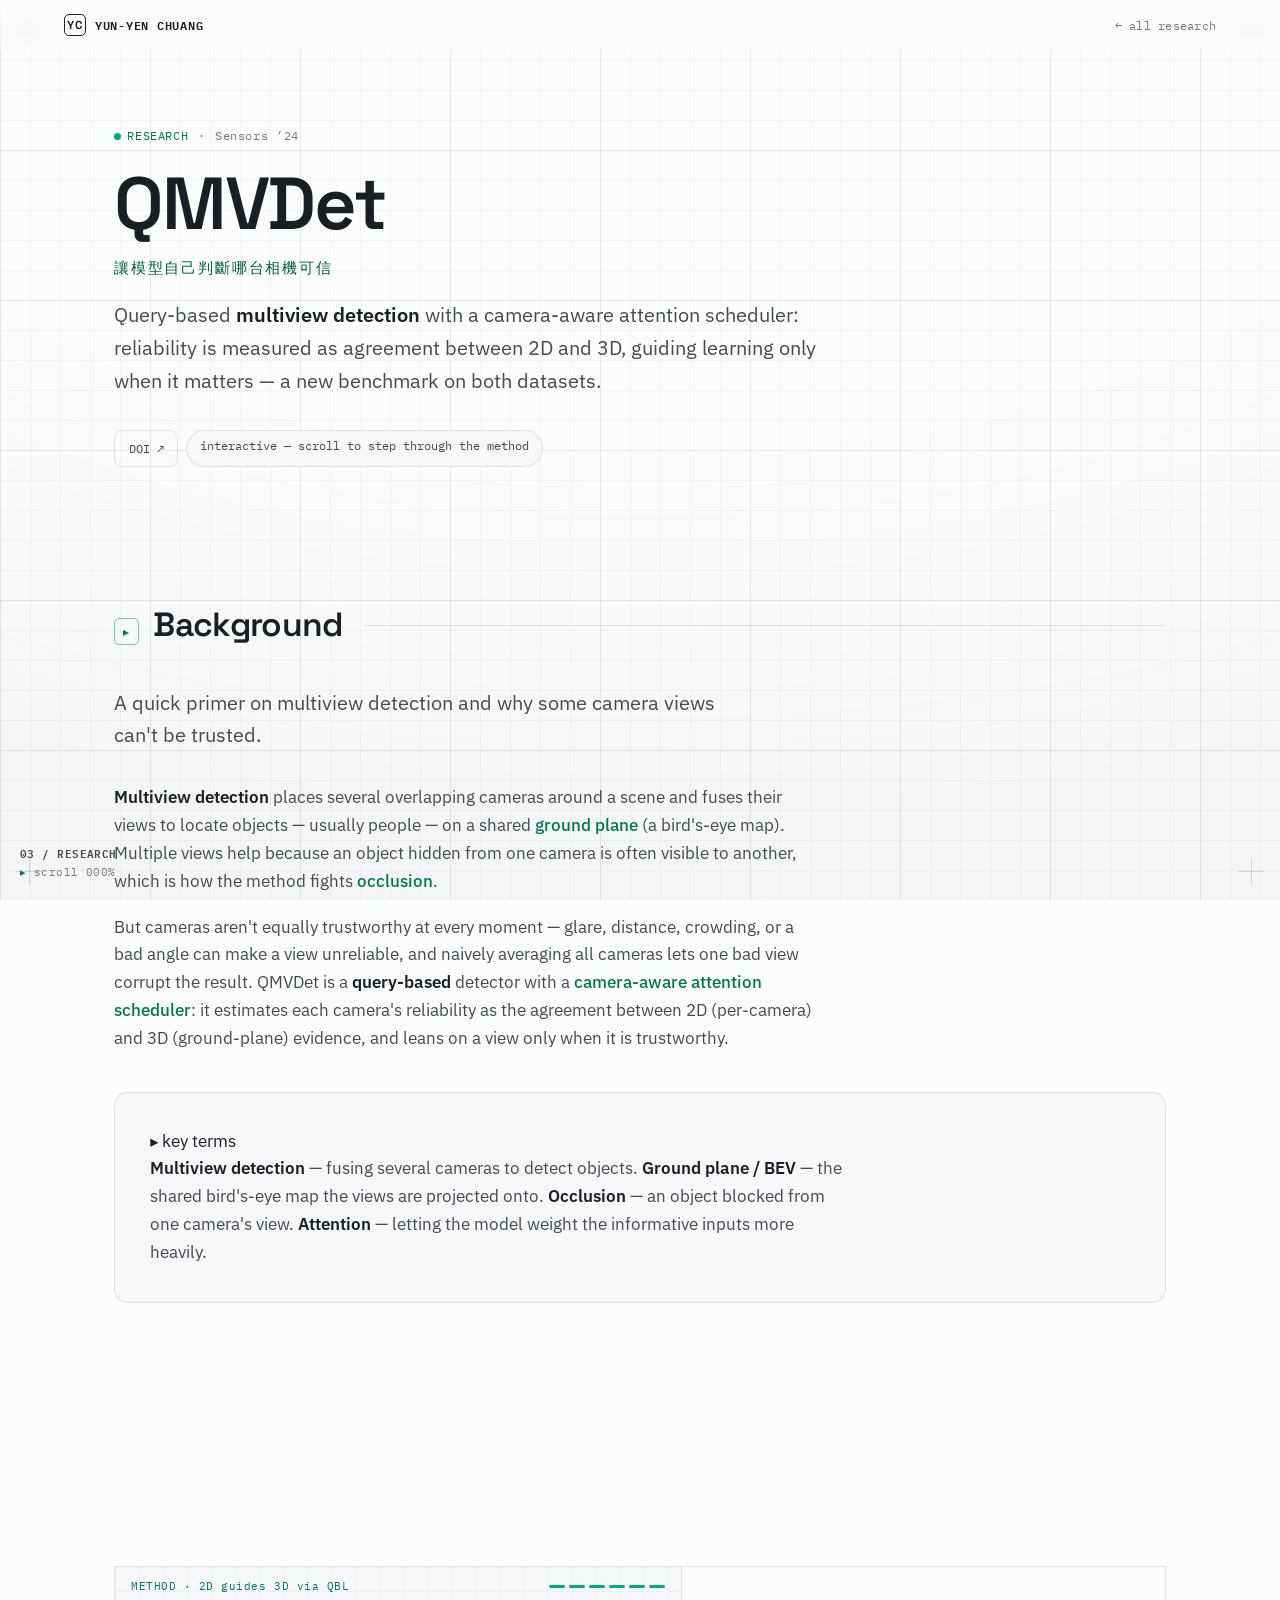
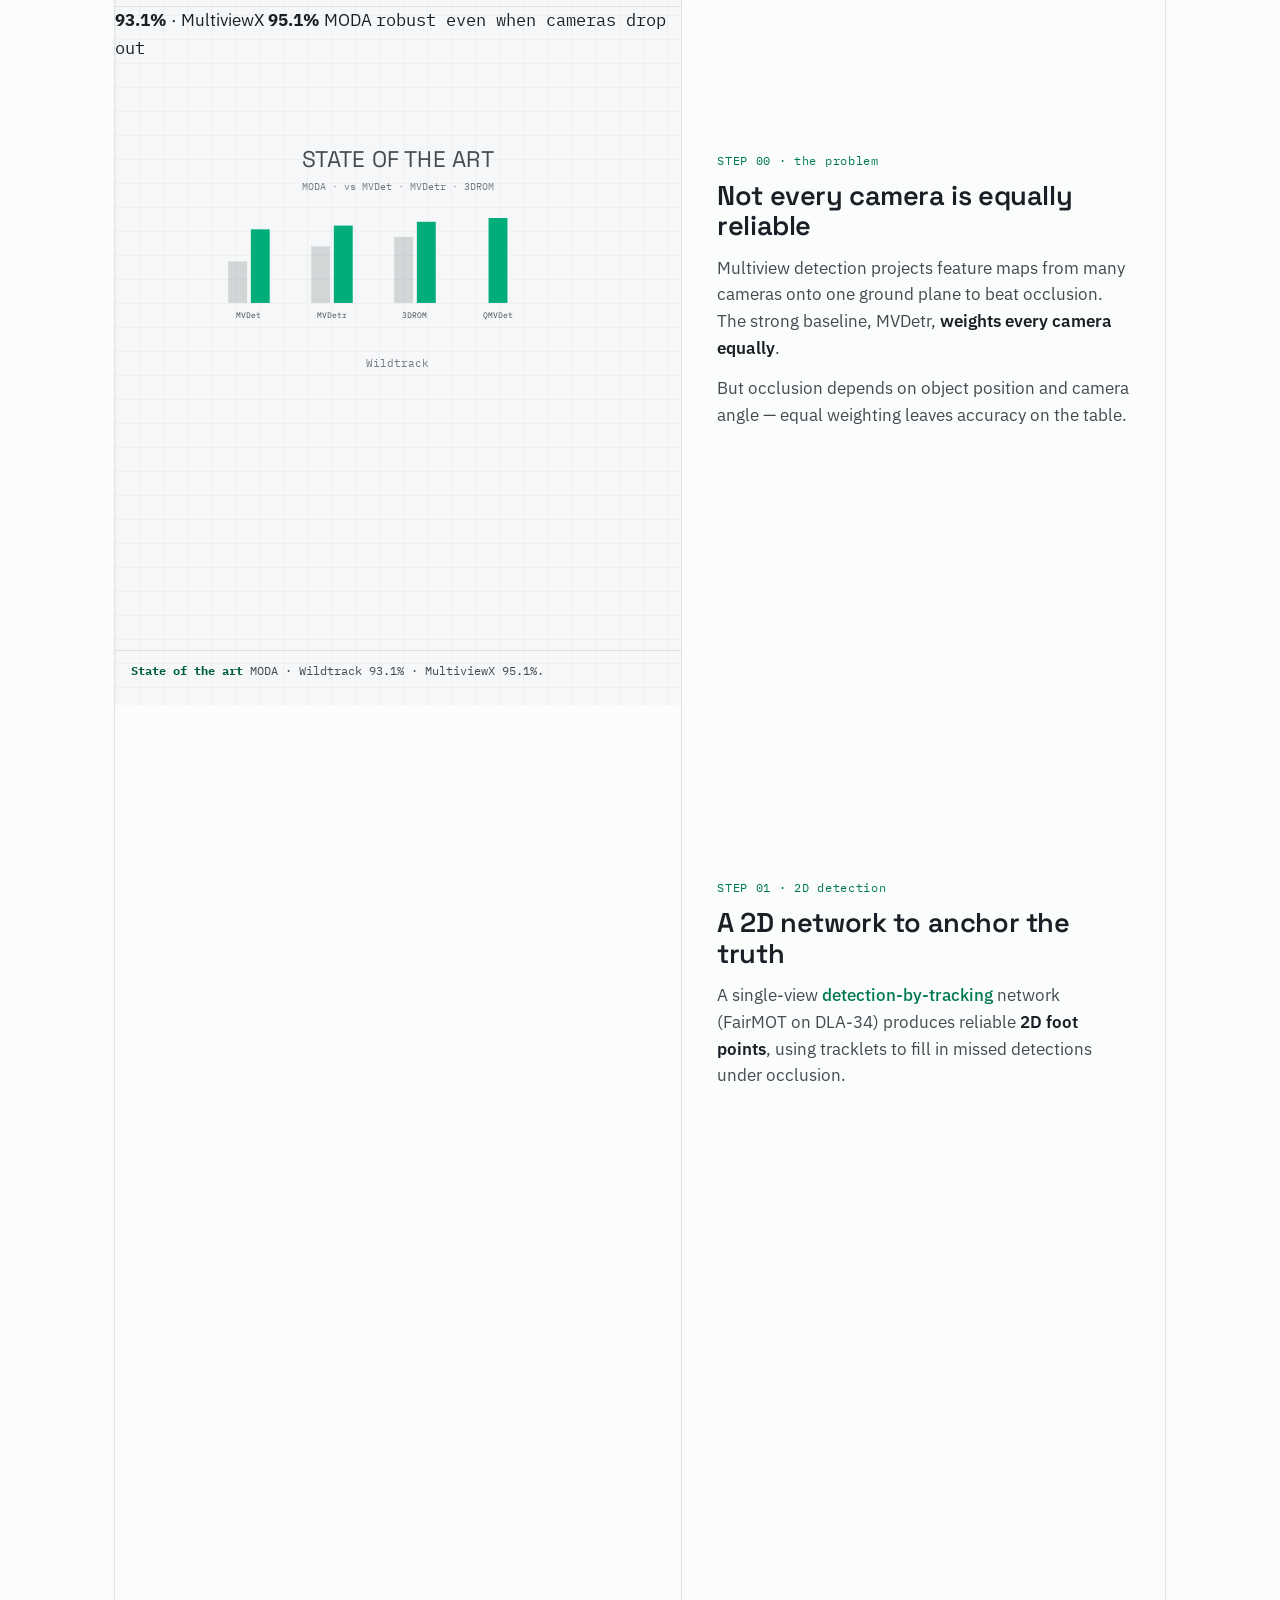
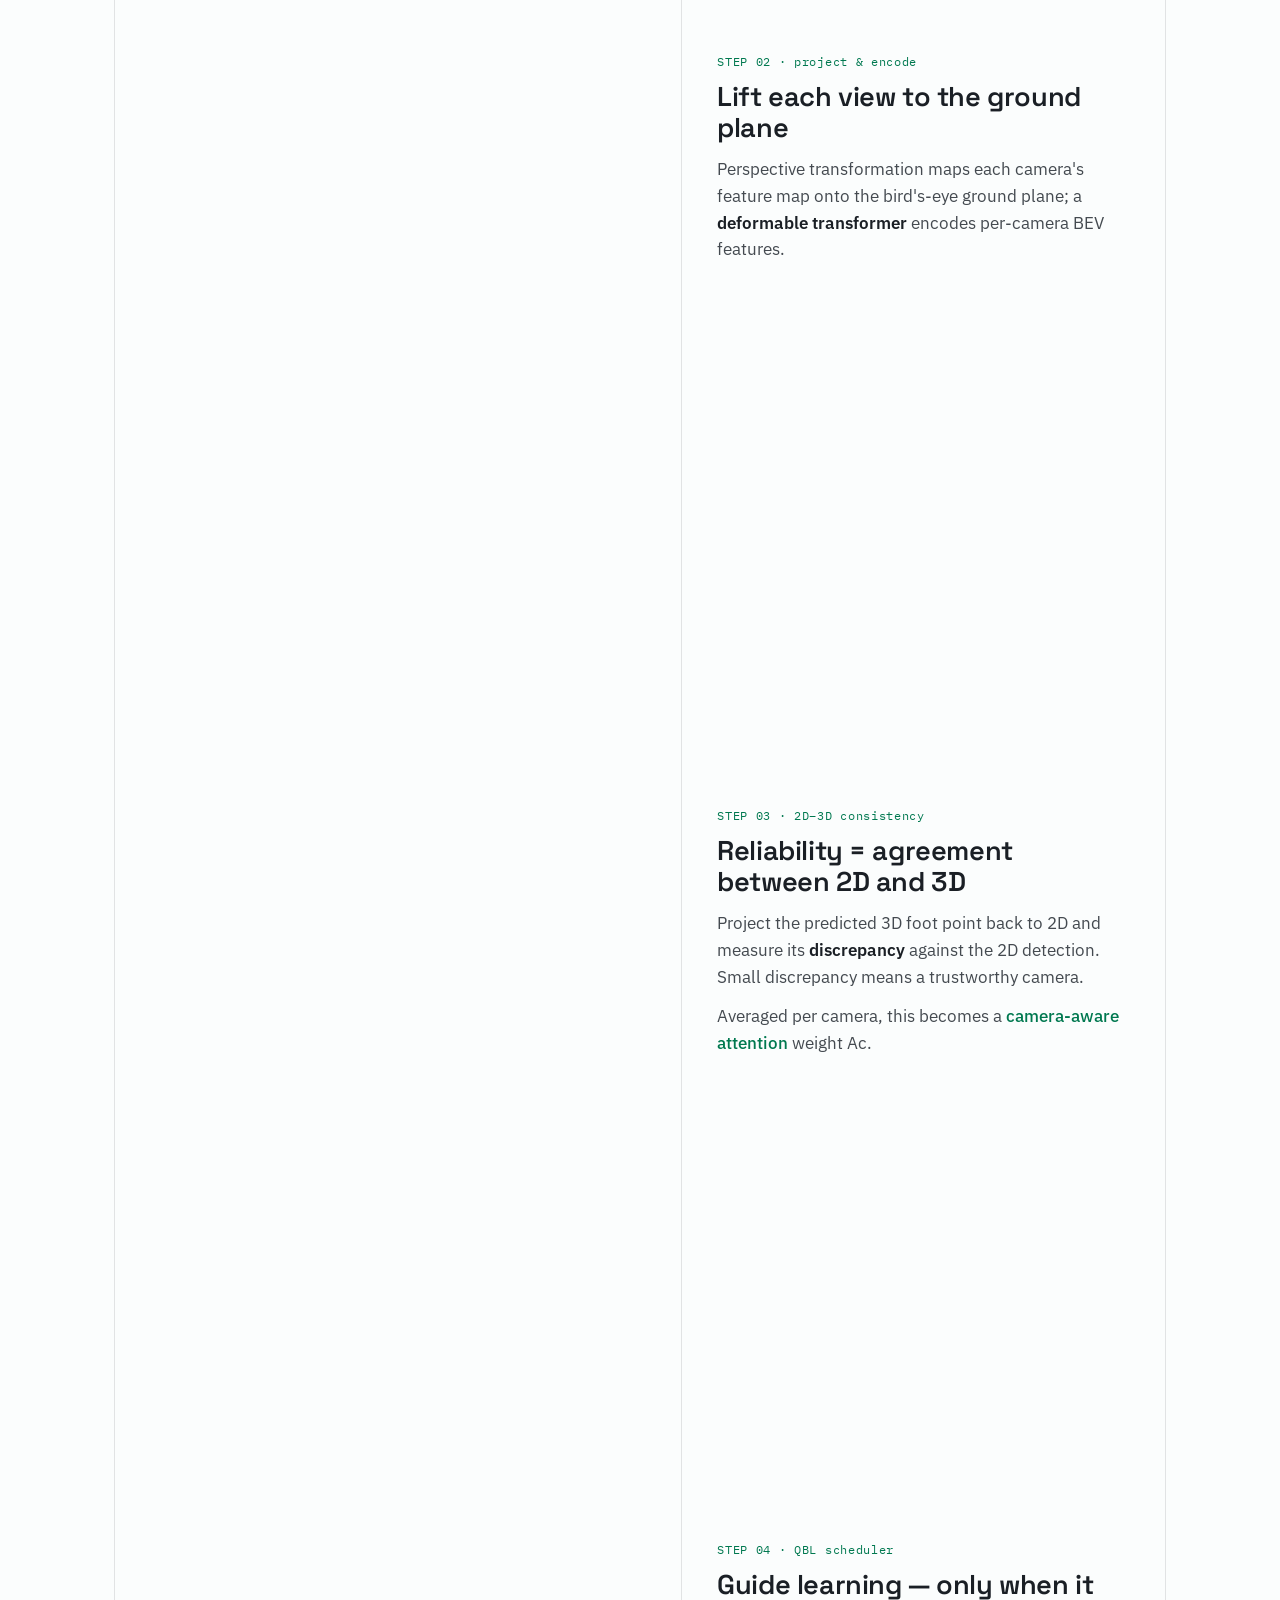
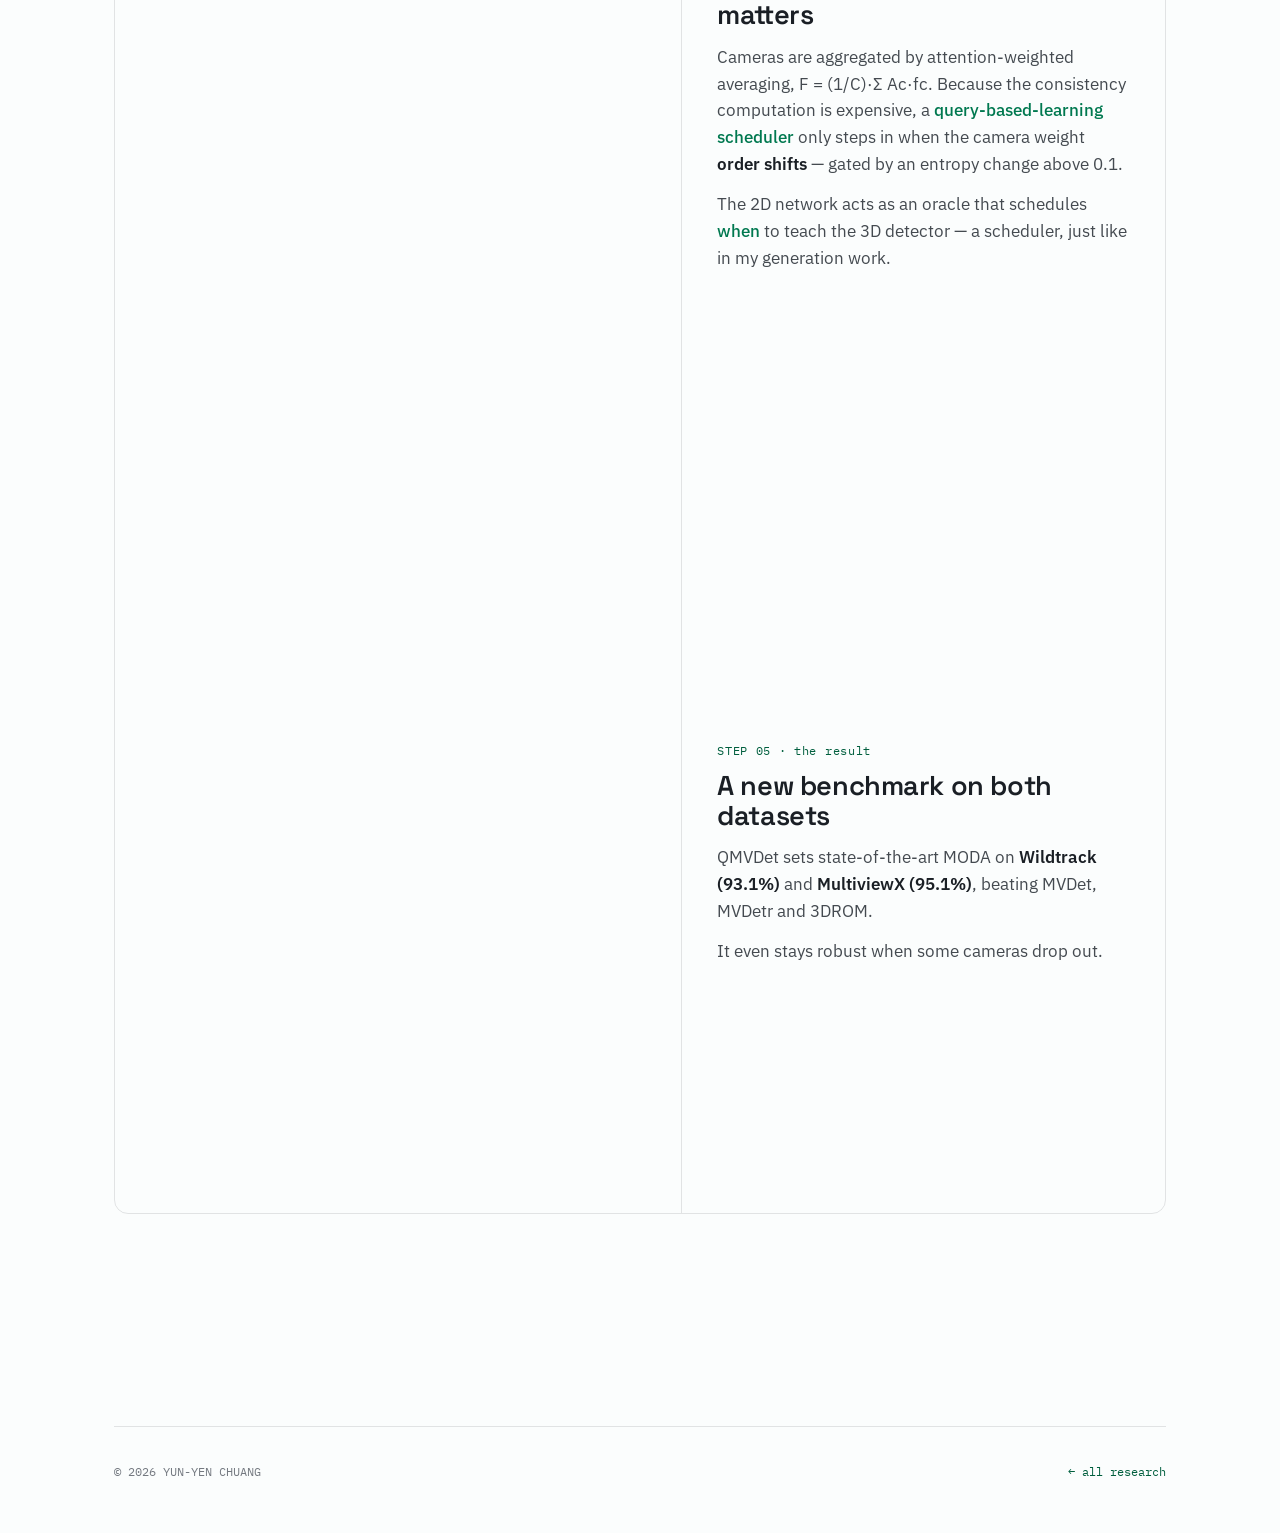
<file: research/qmvdet.html>
<!DOCTYPE html>
<html lang="en">
<head>
  <meta charset="UTF-8" />
  <meta name="viewport" content="width=device-width, initial-scale=1.0" />
  <script>document.documentElement.classList.add('js');</script>
  <title>QMVDet · Sensors ’24 — Research · Yun-Yen Chuang</title>
  <meta name="description" content="Query-based multiview detection with a camera-aware attention scheduler: reliability is measured as agreement between 2D and 3D, guiding learning only when it matters — a new benchmark on both datasets. ｜ 讓模型自己判斷哪台相機可信。Research by Yun-Yen Chuang (莊昀諺), Maxora AI." />
  <meta name="keywords" content="QMVDet, multiview detection, camera-aware attention, 3D detection, 多視角偵測, Yun-Yen Chuang, 莊昀諺" />
  <meta name="author" content="Yun-Yen Chuang (莊昀諺)" />
  <meta name="robots" content="index, follow, max-image-preview:large, max-snippet:-1" />
  <link rel="canonical" href="https://yunyenchuang.com/research/qmvdet.html" />
  <meta name="theme-color" content="#fdfdfd" />

  <!-- Favicons -->
  <link rel="icon" href="../favicon.ico" sizes="any" />
  <link rel="icon" type="image/svg+xml" href="../favicon.svg" />
  <link rel="icon" type="image/png" sizes="32x32" href="../favicon-32x32.png" />
  <link rel="icon" type="image/png" sizes="16x16" href="../favicon-16x16.png" />
  <link rel="apple-touch-icon" href="../apple-touch-icon.png" />

  <!-- Open Graph -->
  <meta property="og:title" content="QMVDet · Sensors ’24" />
  <meta property="og:description" content="Query-based multiview detection with a camera-aware attention scheduler: reliability is measured as agreement between 2D and 3D, guiding learning only when it matters — a new benchmark on both datasets." />
  <meta property="og:type" content="article" />
  <meta property="og:url" content="https://yunyenchuang.com/research/qmvdet.html" />
  <meta property="og:site_name" content="Yun-Yen Chuang" />
  <meta property="og:image" content="https://yunyenchuang.com/assets/og-cover.jpg" />
  <meta property="og:image:width" content="1200" />
  <meta property="og:image:height" content="630" />

  <!-- Twitter -->
  <meta name="twitter:card" content="summary_large_image" />
  <meta name="twitter:title" content="QMVDet · Sensors ’24" />
  <meta name="twitter:description" content="Query-based multiview detection with a camera-aware attention scheduler: reliability is measured as agreement between 2D and 3D, guiding learning only when it matters — a new benchmark on both datasets." />
  <meta name="twitter:image" content="https://yunyenchuang.com/assets/og-cover.jpg" />

  <script type="application/ld+json">
  {
    "@context": "https://schema.org",
    "@type": "ScholarlyArticle",
    "headline": "QMVDet",
    "description": "Query-based multiview detection with a camera-aware attention scheduler: reliability is measured as agreement between 2D and 3D, guiding learning only when it matters — a new benchmark on both datasets.",
    "url": "https://yunyenchuang.com/research/qmvdet.html",
    "mainEntityOfPage": "https://yunyenchuang.com/research/qmvdet.html",
    "inLanguage": "en",
    "author": { "@type": "Person", "name": "Yun-Yen Chuang", "url": "https://yunyenchuang.com/" },
    "publisher": { "@type": "Organization", "name": "Maxora AI", "url": "https://maxora.ai" }
  }
  </script>

  <link rel="preconnect" href="https://fonts.googleapis.com" />
  <link rel="preconnect" href="https://fonts.gstatic.com" crossorigin />
  <link href="https://fonts.googleapis.com/css2?family=Space+Grotesk:wght@400;500;600;700&family=IBM+Plex+Sans:wght@400;500;600&family=IBM+Plex+Mono:wght@400;500;600&display=swap" rel="stylesheet" />
  <link rel="stylesheet" href="../assets/style.css" />
  <link rel="stylesheet" href="../assets/diagrams.css" />
  <link rel="stylesheet" href="../assets/harness.css" />
  <style>
    .zh-tagline { font-family: var(--mono); font-size: 0.95rem; letter-spacing: 0.12em; color: var(--accent-deep); margin: -0.4rem 0 1.2rem; }
    .sub-hero .status-row .ghbtn { text-decoration: none; }
    .paper-block { border-top: none; margin-top: 0; padding-top: 0.5rem; }
  </style>
</head>
<body>
  <div class="paper-grid"></div>
  <div class="paper-vignette"></div>
  <span class="reg tl"></span><span class="reg tr"></span>
  <span class="reg bl"></span><span class="reg br"></span>
  <div class="scan" id="scan"></div>
  <div class="readout">
    <span><b id="roSect">03 / RESEARCH</b></span>
    <span><span class="dot">▸</span> scroll <span id="roPct">000</span>%</span>
  </div>

  <nav class="topnav">
    <a class="brand" href="../index.html"><span class="mark">YC</span> YUN-YEN&nbsp;CHUANG</a>
    <div class="navlinks">
      <a href="../index.html#research" class="back-link">← all research</a>
    </div>
  </nav>

  <main id="top">
    <header class="sub-hero" data-sect="03 / RESEARCH">
      <p class="eyebrow reveal">
        <span class="live"><span class="pulse"></span>RESEARCH</span>
        <span>·</span><span>Sensors ’24</span>
      </p>
      <h1 class="reveal">QMVDet</h1>
      <p class="zh-tagline reveal" lang="zh-Hant">讓模型自己判斷哪台相機可信</p>
      <p class="lede reveal">Query-based <strong>multiview detection</strong> with a camera-aware attention scheduler: reliability is measured as agreement between 2D and 3D, guiding learning only when it matters — a new benchmark on both datasets.</p>
      <div class="status-row reveal">
        <a class="ghbtn" href="https://doi.org/10.3390/s24154773" target="_blank" rel="noopener">DOI ↗</a>
        <span>interactive — scroll to step through the method</span>
      </div>
    </header>

    <section class="sect" data-sect="BACKGROUND">
      <div class="sect-head reveal"><span class="idx">▸</span><h2>Background</h2><span class="rule"></span></div>
      <p class="lede reveal">A quick primer on multiview detection and why some camera views can't be trusted.</p>
      <div class="prose reveal">
        <p><strong>Multiview detection</strong> places several overlapping cameras around a scene and fuses their views to locate objects — usually people — on a shared <em>ground plane</em> (a bird's-eye map). Multiple views help because an object hidden from one camera is often visible to another, which is how the method fights <em>occlusion</em>.</p>
        <p>But cameras aren't equally trustworthy at every moment — glare, distance, crowding, or a bad angle can make a view unreliable, and naively averaging all cameras lets one bad view corrupt the result. QMVDet is a <strong>query-based</strong> detector with a <em>camera-aware attention scheduler</em>: it estimates each camera's reliability as the agreement between 2D (per-camera) and 3D (ground-plane) evidence, and leans on a view only when it is trustworthy.</p>
      </div>
      <div class="callout reveal">
        <span class="co-tag">▸ key terms</span>
        <div class="prose">
          <p><strong>Multiview detection</strong> — fusing several cameras to detect objects. <strong>Ground plane / BEV</strong> — the shared bird's-eye map the views are projected onto. <strong>Occlusion</strong> — an object blocked from one camera's view. <strong>Attention</strong> — letting the model weight the informative inputs more heavily.</p>
        </div>
      </div>
    </section>

    <section class="sect">
      <article class="paper-block reveal" id="qmvdet">
        <div class="scrolly">
          <div class="viz-col">
            <div class="viz-sticky" id="vizQmv" data-stage="0">
              <div class="viz-hud">
                <span class="stage-id">METHOD · 2D guides 3D via QBL</span>
                <span class="stage-bars"><i></i><i></i><i></i><i></i><i></i><i></i></span>
              </div>
              <div class="viz-body">
                <svg viewBox="0 0 600 470" preserveAspectRatio="xMidYMid meet">
                  <defs>
                    <marker id="ahQ" markerWidth="9" markerHeight="9" refX="7" refY="3" orient="auto">
                      <path d="M0,0 L7,3 L0,6" fill="none" stroke="currentColor" stroke-width="1.4" />
                    </marker>
                  </defs>

                  <!-- L0: many cameras → one ground plane, equal weighting -->
                  <g class="lyr ly0">
                    <text class="mono-svg note" x="300" y="54" text-anchor="middle" font-size="12">many cameras → one ground plane (bird's-eye)</text>
                    <!-- ground plane -->
                    <polygon class="ground" points="200,330 400,330 470,420 130,420"/>
                    <line class="gp-grid" x1="244" y1="330" x2="201" y2="420"/>
                    <line class="gp-grid" x1="290" y1="330" x2="270" y2="420"/>
                    <line class="gp-grid" x1="336" y1="330" x2="340" y2="420"/>
                    <line class="gp-grid" x1="382" y1="330" x2="408" y2="420"/>
                    <line class="gp-grid" x1="178" y1="360" x2="422" y2="360"/>
                    <line class="gp-grid" x1="155" y1="390" x2="445" y2="390"/>
                    <!-- cameras -->
                    <polygon class="cam" points="170,140 152,168 188,168"/>
                    <polygon class="cam" points="300,128 282,156 318,156"/>
                    <polygon class="cam" points="430,140 412,168 448,168"/>
                    <path class="frustum" d="M170,168 L210,330 M170,168 L300,330"/>
                    <path class="frustum" d="M300,156 L250,330 M300,156 L350,330"/>
                    <path class="frustum" d="M430,168 L300,330 M430,168 L390,330"/>
                    <text class="cam-w" x="170" y="186" text-anchor="middle" font-size="9">w=1/C</text>
                    <text class="cam-w" x="300" y="174" text-anchor="middle" font-size="9">w=1/C</text>
                    <text class="cam-w" x="430" y="186" text-anchor="middle" font-size="9">w=1/C</text>
                    <text class="mono-svg note2" x="300" y="448" text-anchor="middle" font-size="11">MVDetr weights every camera equally — occlusion varies</text>
                  </g>

                  <!-- L1: 2D single-view detection -->
                  <g class="lyr ly1">
                    <text class="mono-svg note" x="300" y="58" text-anchor="middle" font-size="12">2D single-view detection · FairMOT (DLA-34)</text>
                    <rect class="img-frame" x="150" y="100" width="300" height="170" rx="6"/>
                    <path class="track-line" d="M200,230 C250,200 320,205 380,160"/>
                    <circle class="foot-2d" cx="200" cy="230" r="5"/>
                    <circle class="foot-2d" cx="262" cy="208" r="5"/>
                    <circle class="foot-2d" cx="322" cy="200" r="5"/>
                    <circle class="foot-2d" cx="380" cy="160" r="5"/>
                    <text class="mono-svg note3" x="300" y="300" text-anchor="middle" font-size="10.5">detection-by-tracking → reliable 2D foot points</text>
                    <text class="mono-svg note2" x="300" y="324" text-anchor="middle" font-size="11">heatmap + box heads · tracklets fill missed detections</text>
                  </g>

                  <!-- L2: project + deformable transformer -->
                  <g class="lyr ly2">
                    <text class="mono-svg note" x="300" y="58" text-anchor="middle" font-size="12">project feature maps → deformable transformer</text>
                    <rect class="img-frame" x="120" y="92" width="120" height="80" rx="6"/>
                    <text class="mono-svg" x="180" y="136" text-anchor="middle" font-size="10">cam feature</text>
                    <path class="frustum active" d="M240,150 C320,170 320,250 360,280" marker-end="url(#ahQ)"/>
                    <text class="mono-svg" x="320" y="200" text-anchor="middle" font-size="9">γ[u v 1]ᵀ = P[x y z 1]ᵀ</text>
                    <polygon class="ground" points="360,250 470,250 510,330 320,330"/>
                    <line class="gp-grid" x1="393" y1="250" x2="360" y2="330"/>
                    <line class="gp-grid" x1="426" y1="250" x2="415" y2="330"/>
                    <line class="gp-grid" x1="459" y1="250" x2="470" y2="330"/>
                    <circle class="occ-dot" cx="400" cy="300" r="4"/>
                    <circle class="occ-dot" cx="440" cy="285" r="4"/>
                    <text class="mono-svg note2" x="300" y="372" text-anchor="middle" font-size="11">per-camera BEV feature maps via deformable attention</text>
                  </g>

                  <!-- L3: 2D-3D consistency -->
                  <g class="lyr ly3">
                    <text class="mono-svg note" x="300" y="58" text-anchor="middle" font-size="12">2D–3D consistency = camera reliability</text>
                    <circle class="foot-3d" cx="232" cy="120" r="6"/><text class="mono-svg" x="232" y="106" text-anchor="middle" font-size="9">3D ĝ → 2D</text>
                    <circle class="foot-2d" cx="270" cy="128" r="6"/><text class="mono-svg" x="300" y="112" text-anchor="middle" font-size="9">2D det g̃</text>
                    <line class="disc-gap" x1="238" y1="121" x2="264" y2="127"/>
                    <text class="mono-svg note3" x="300" y="158" text-anchor="middle" font-size="10">d = argminⱼ ‖ g̃²ᴰ − f₃ᴅ→₂ᴅ(ĝ) ‖   ·   small d = reliable</text>
                    <line class="axis-line" x1="150" y1="290" x2="460" y2="290"/>
                    <g class="cons-bars">
                      <rect class="cons-base" x="172" y="262" width="26" height="28"/><rect class="cons-bar" x="172" y="208" width="26" height="82"/>
                      <rect class="cons-base" x="232" y="274" width="26" height="16"/><rect class="cons-bar" x="232" y="232" width="26" height="58"/>
                      <rect class="cons-base" x="292" y="256" width="26" height="34"/><rect class="cons-bar" x="292" y="196" width="26" height="94"/>
                      <rect class="cons-base" x="352" y="280" width="26" height="10"/><rect class="cons-bar" x="352" y="250" width="26" height="40"/>
                      <rect class="cons-base" x="412" y="266" width="26" height="24"/><rect class="cons-bar" x="412" y="218" width="26" height="72"/>
                    </g>
                    <text class="ax-lbl" x="185" y="306" text-anchor="middle">c₁</text><text class="ax-lbl" x="245" y="306" text-anchor="middle">c₂</text>
                    <text class="ax-lbl" x="305" y="306" text-anchor="middle">c₃</text><text class="ax-lbl" x="365" y="306" text-anchor="middle">c₄</text>
                    <text class="ax-lbl" x="425" y="306" text-anchor="middle">c₅</text>
                    <text class="mono-svg note2" x="300" y="334" text-anchor="middle" font-size="11">per-camera attention Ac from average discrepancy</text>
                  </g>

                  <!-- L4: camera-aware attention + QBL scheduler -->
                  <g class="lyr ly4">
                    <text class="mono-svg note" x="300" y="58" text-anchor="middle" font-size="12">camera-aware attention · QBL scheduler</text>
                    <g class="attn-set">
                      <rect class="attn-w" x="150" y="120" width="20" height="60"/>
                      <rect class="attn-w dim" x="184" y="146" width="20" height="34"/>
                      <rect class="attn-w" x="218" y="108" width="20" height="72"/>
                      <rect class="attn-w dim" x="252" y="156" width="20" height="24"/>
                      <rect class="attn-w" x="286" y="132" width="20" height="48"/>
                    </g>
                    <text class="mono-svg" x="218" y="200" text-anchor="middle" font-size="9.5">softmax(Ac·ξc)</text>
                    <path class="qbl-flow" d="M312,150 L372,150" marker-end="url(#ahQ)"/>
                    <rect class="qbl-box" x="374" y="120" width="168" height="62" rx="9"/>
                    <text class="disp-svg" x="458" y="146" text-anchor="middle" font-size="13" fill="var(--accent-deep)">QBL scheduler</text>
                    <text class="mono-svg" x="458" y="166" text-anchor="middle" font-size="8.5">activate if (1−Hₜ/Hₜ₋₁) &gt; 0.1</text>
                    <text class="reward-eq mono-svg" x="300" y="260" text-anchor="middle" font-size="15">F = (1/C) Σ Ac · fc</text>
                    <text class="mono-svg note2" x="300" y="300" text-anchor="middle" font-size="11">steer learning only when camera weight order shifts</text>
                    <text class="mono-svg note3" x="300" y="322" text-anchor="middle" font-size="10.5">→ saves the costly 2D–3D consistency computation</text>
                  </g>

                  <!-- L5: result -->
                  <g class="lyr ly5">
                    <text class="result-big disp-svg" x="300" y="64" text-anchor="middle" font-size="24">STATE OF THE ART</text>
                    <text class="mono-svg note" x="300" y="88" text-anchor="middle" font-size="11">MODA · vs MVDet · MVDetr · 3DROM</text>
                    <g class="bars" transform="translate(120,108)">
                      <g class="bar-pair"><rect class="b-base" x="0" y="56" width="20" height="44"/><rect class="b-ours" x="24" y="22" width="20" height="78"/><text class="ax-lbl" x="22" y="116" text-anchor="middle">MVDet</text></g>
                      <g class="bar-pair" transform="translate(88,0)"><rect class="b-base" x="0" y="40" width="20" height="60"/><rect class="b-ours" x="24" y="18" width="20" height="82"/><text class="ax-lbl" x="22" y="116" text-anchor="middle">MVDetr</text></g>
                      <g class="bar-pair" transform="translate(176,0)"><rect class="b-base" x="0" y="30" width="20" height="70"/><rect class="b-ours" x="24" y="14" width="20" height="86"/><text class="ax-lbl" x="22" y="116" text-anchor="middle">3DROM</text></g>
                      <g class="bar-pair" transform="translate(264,0)"><rect class="b-ours" x="12" y="10" width="20" height="90"/><text class="ax-lbl" x="22" y="116" text-anchor="middle">QMVDet</text></g>
                    </g>
                    <text class="mono-svg note2" x="300" y="276" text-anchor="middle" font-size="11.5">Wildtrack <b>93.1%</b> · MultiviewX <b>95.1%</b> MODA</text>
                    <text class="mono-svg note3" x="300" y="300" text-anchor="middle" font-size="10.5">robust even when cameras drop out</text>
                  </g>
                </svg>
              </div>
              <div class="viz-cap" id="capQmv">Multiview detection fuses many cameras onto one ground plane — but <b>weighting them equally</b> ignores occlusion.</div>
            </div>
          </div>

          <div class="steps-col" data-steps="qmv">
            <div class="step" data-stage="0">
              <span class="step-n">STEP 00 · the problem</span>
              <h4>Not every camera is equally reliable</h4>
              <p>Multiview detection projects feature maps from many cameras onto one ground plane to beat occlusion. The strong baseline, MVDetr, <strong>weights every camera equally</strong>.</p>
              <p>But occlusion depends on object position and camera angle — equal weighting leaves accuracy on the table.</p>
            </div>
            <div class="step" data-stage="1">
              <span class="step-n">STEP 01 · 2D detection</span>
              <h4>A 2D network to anchor the truth</h4>
              <p>A single-view <em>detection-by-tracking</em> network (FairMOT on DLA-34) produces reliable <strong>2D foot points</strong>, using tracklets to fill in missed detections under occlusion.</p>
            </div>
            <div class="step" data-stage="2">
              <span class="step-n">STEP 02 · project &amp; encode</span>
              <h4>Lift each view to the ground plane</h4>
              <p>Perspective transformation maps each camera's feature map onto the bird's-eye ground plane; a <strong>deformable transformer</strong> encodes per-camera BEV features.</p>
            </div>
            <div class="step" data-stage="3">
              <span class="step-n">STEP 03 · 2D–3D consistency</span>
              <h4>Reliability = agreement between 2D and 3D</h4>
              <p>Project the predicted 3D foot point back to 2D and measure its <strong>discrepancy</strong> against the 2D detection. Small discrepancy means a trustworthy camera.</p>
              <p>Averaged per camera, this becomes a <em>camera-aware attention</em> weight Ac.</p>
            </div>
            <div class="step" data-stage="4">
              <span class="step-n">STEP 04 · QBL scheduler</span>
              <h4>Guide learning — only when it matters</h4>
              <p>Cameras are aggregated by attention-weighted averaging, F = (1/C)·Σ Ac·fc. Because the consistency computation is expensive, a <em>query-based-learning scheduler</em> only steps in when the camera weight <strong>order shifts</strong> — gated by an entropy change above 0.1.</p>
              <p>The 2D network acts as an oracle that schedules <em>when</em> to teach the 3D detector — a scheduler, just like in my generation work.</p>
            </div>
            <div class="step" data-stage="5">
              <span class="step-n">STEP 05 · the result</span>
              <h4>A new benchmark on both datasets</h4>
              <p>QMVDet sets state-of-the-art MODA on <strong>Wildtrack (93.1%)</strong> and <strong>MultiviewX (95.1%)</strong>, beating MVDet, MVDetr and 3DROM.</p>
              <p>It even stays robust when some cameras drop out.</p>
            </div>
          </div>
        </div>
      </article>
    </section>

    <footer>
      <span>© <span id="year">2026</span> YUN-YEN CHUANG</span>
      <span><a href="../index.html#research" style="color:var(--accent-deep)">← all research</a></span>
    </footer>
  </main>

  <script src="../assets/main.js"></script>
</body>
</html>
</file>
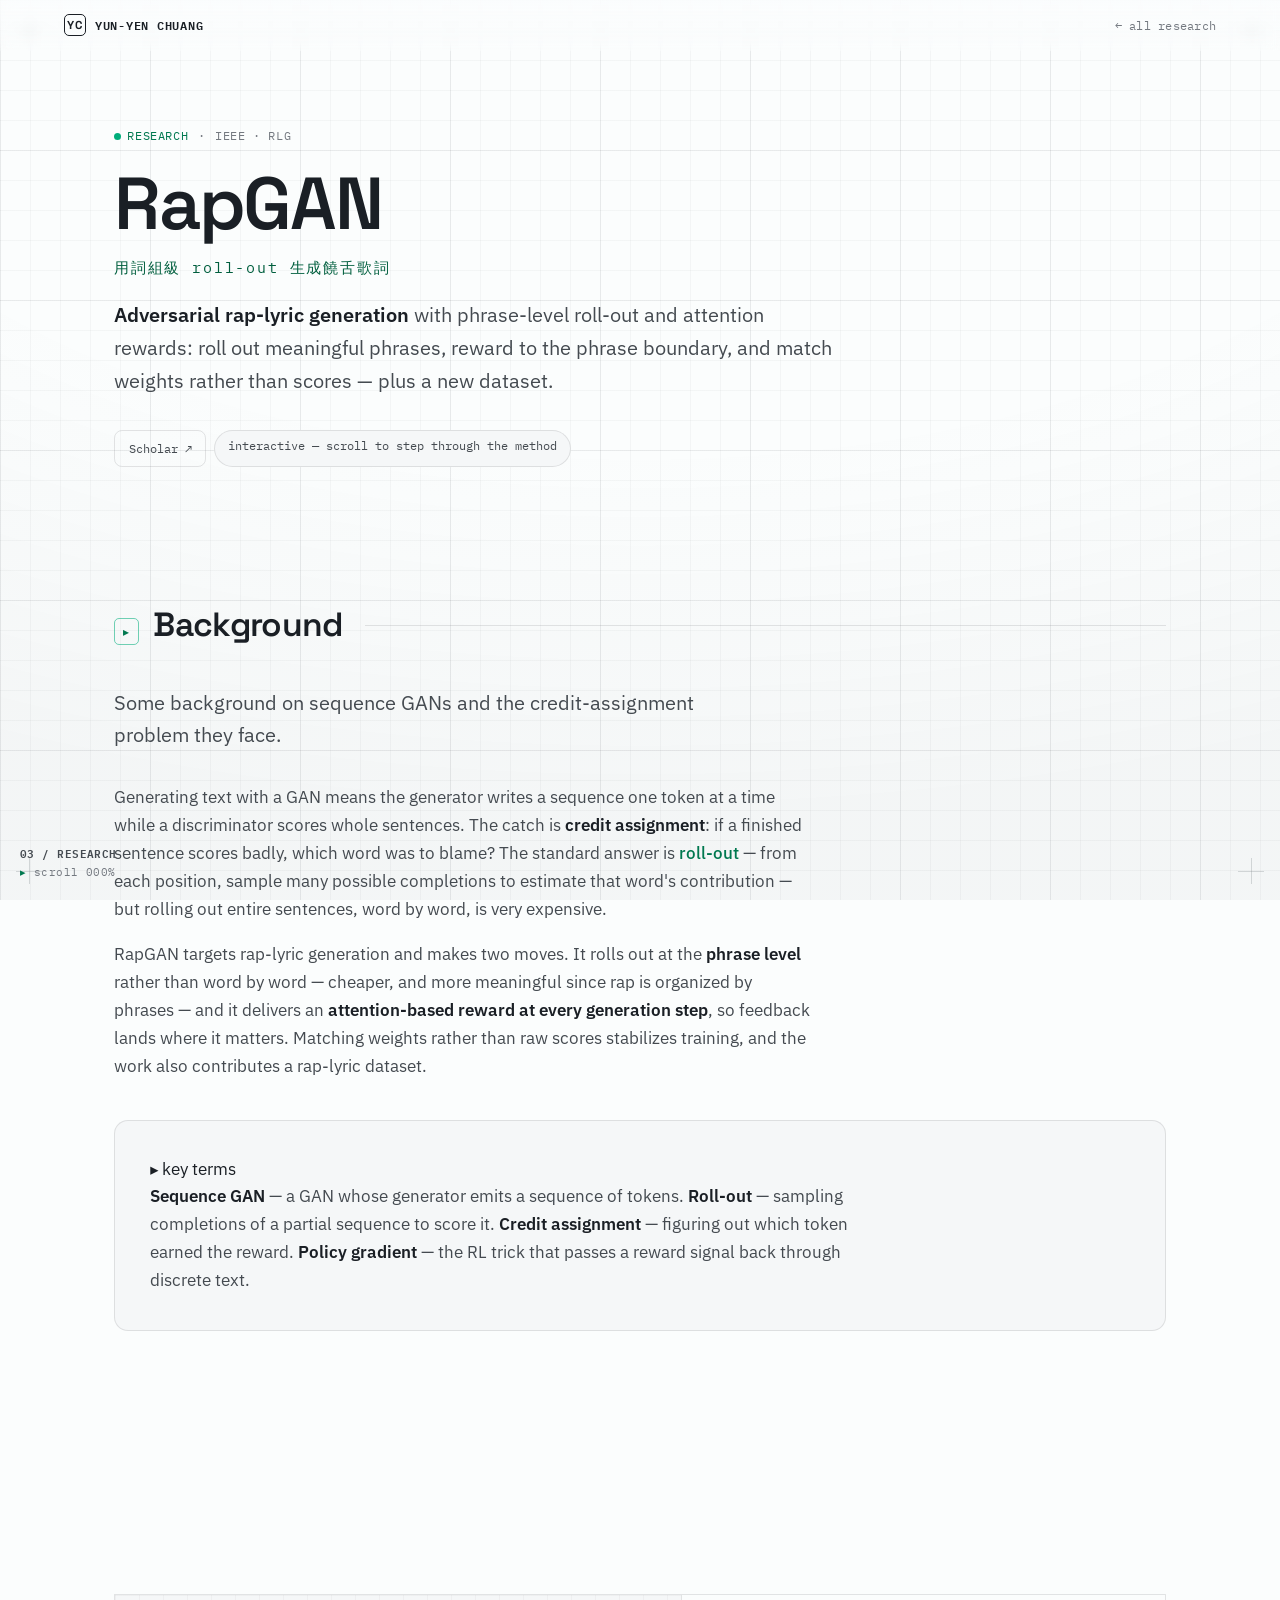
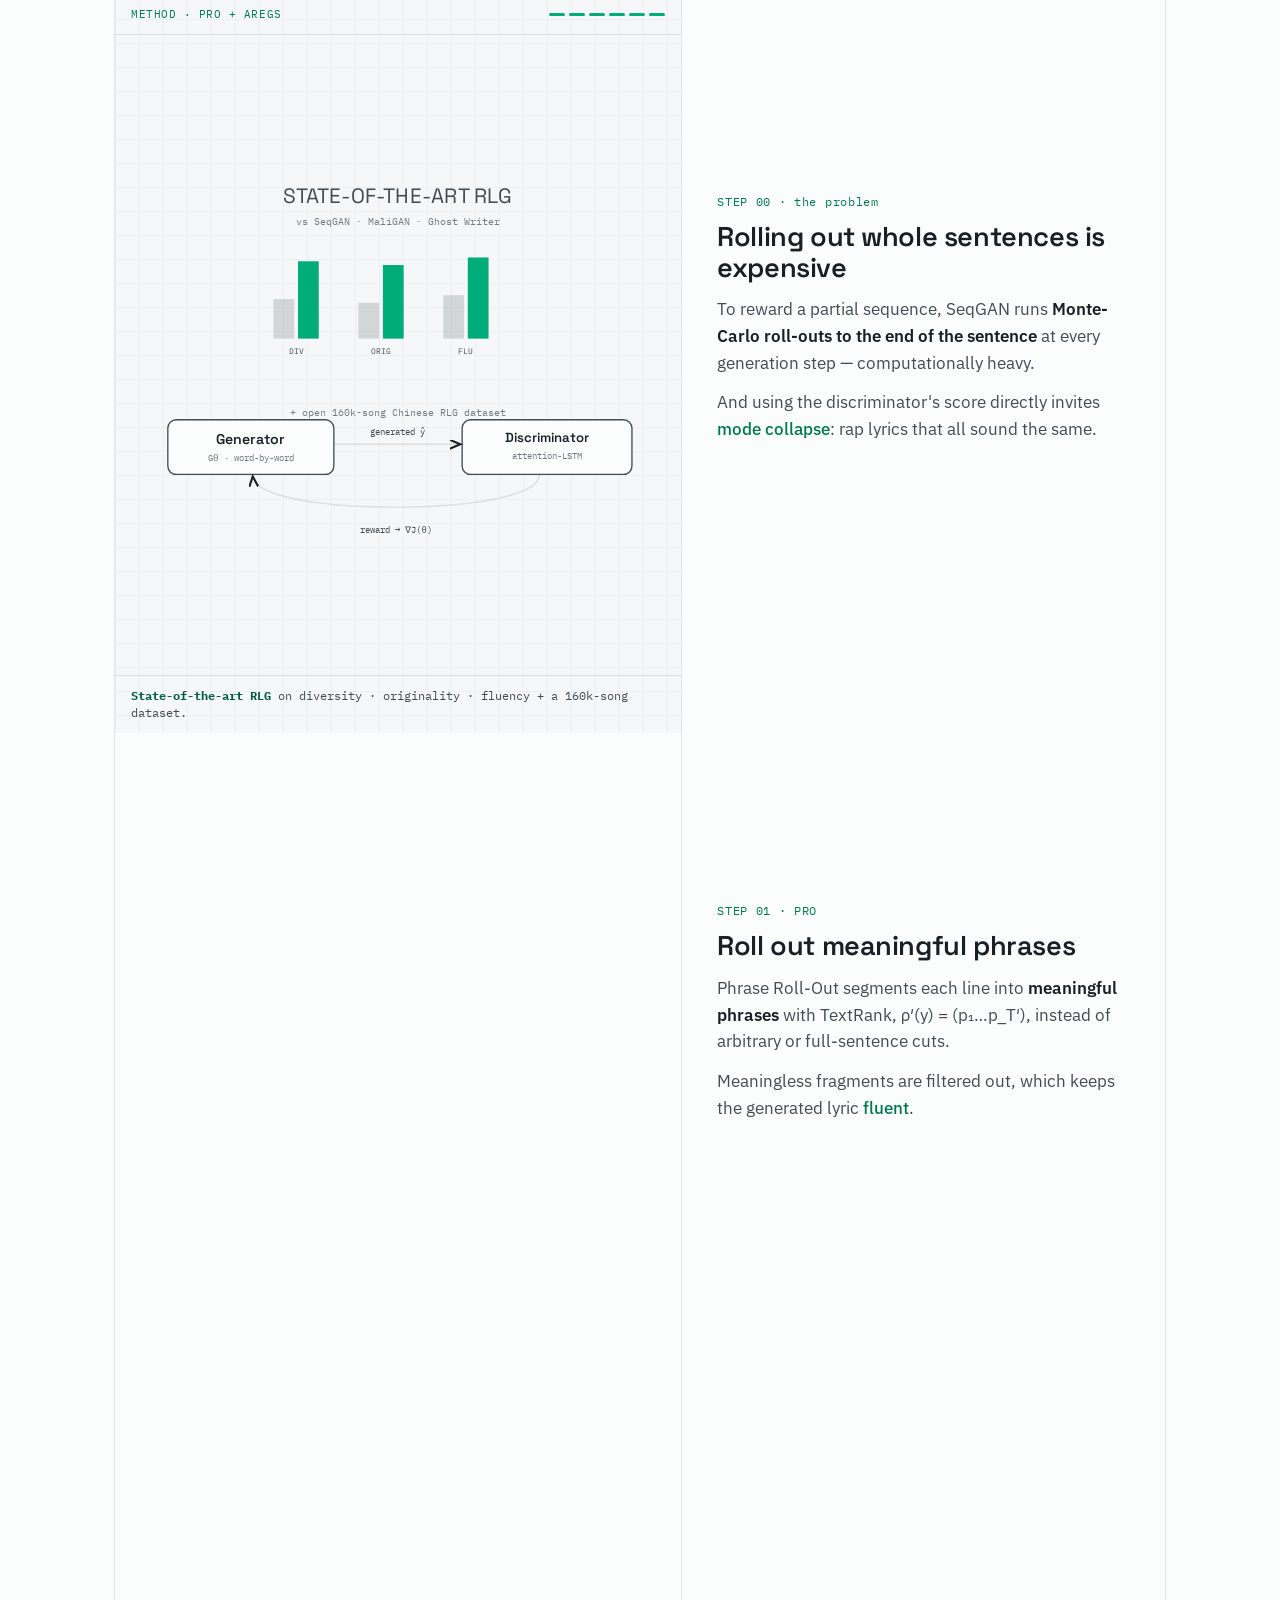
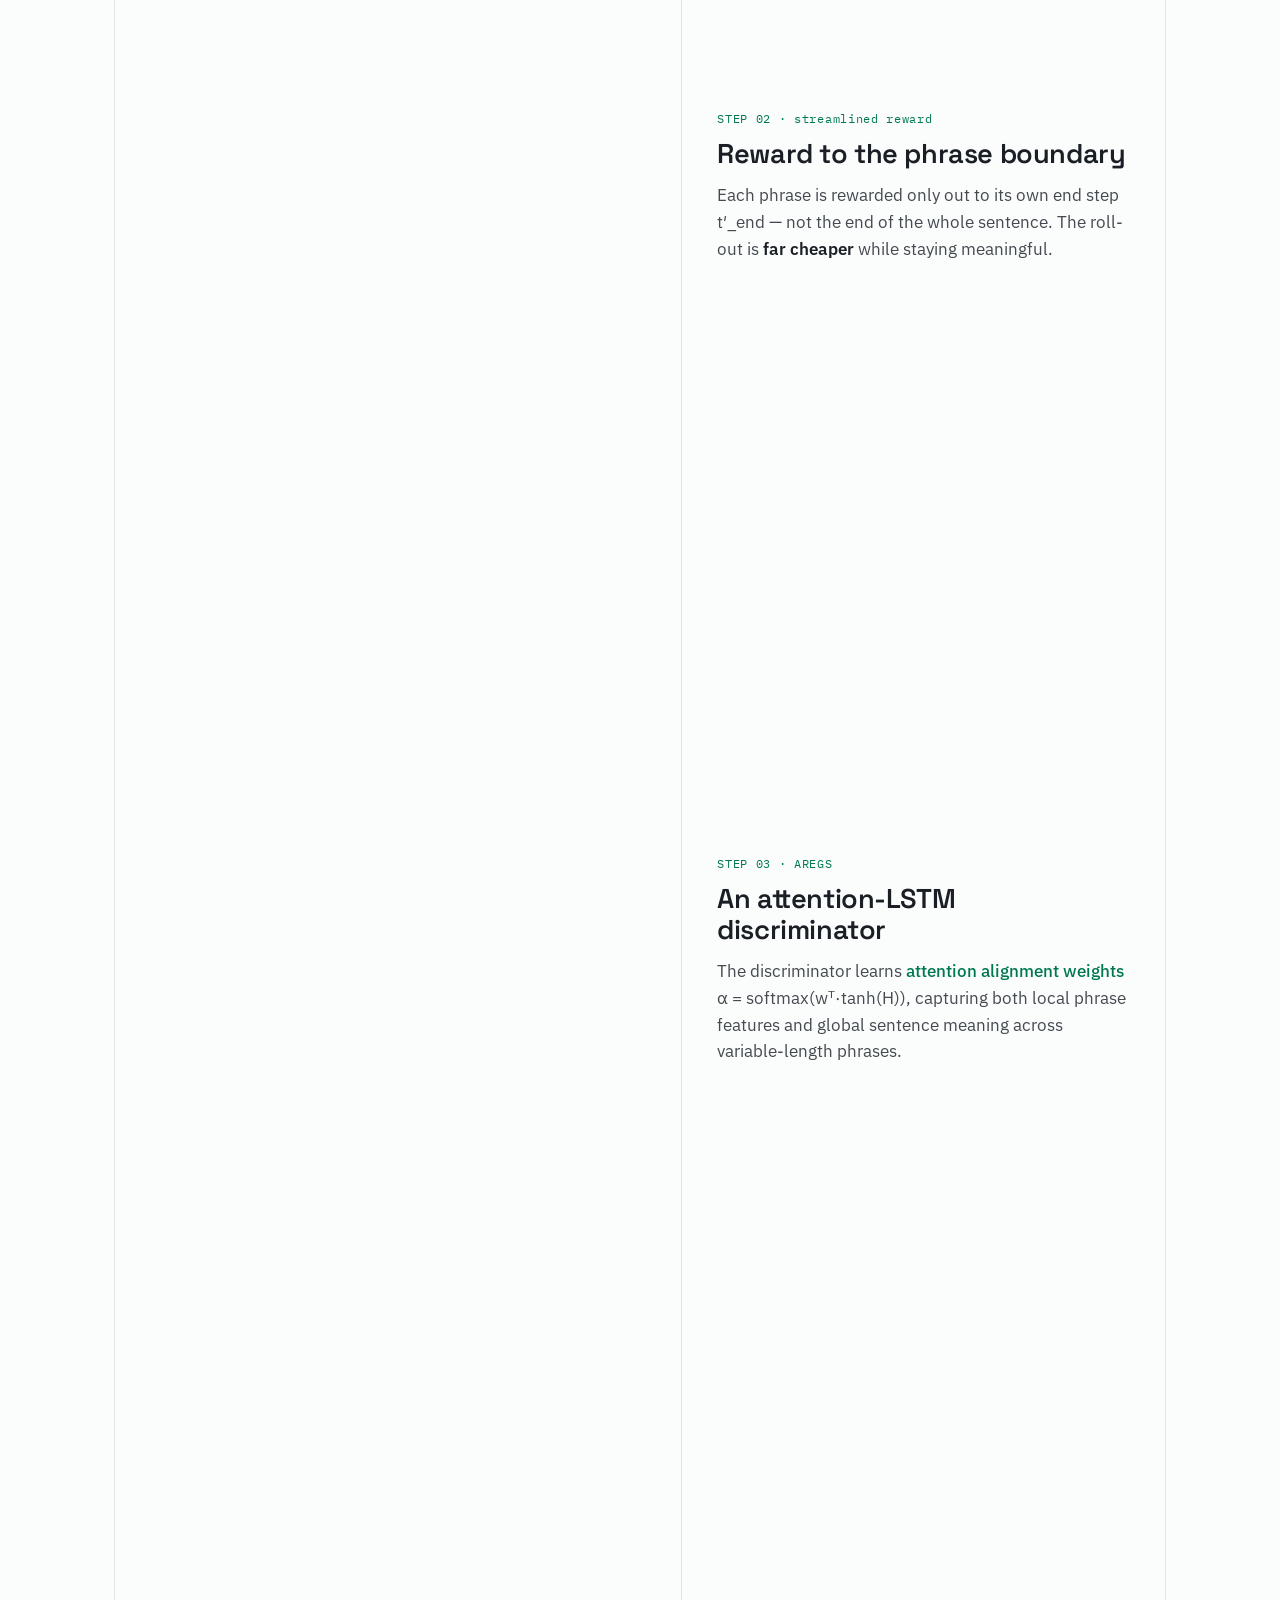
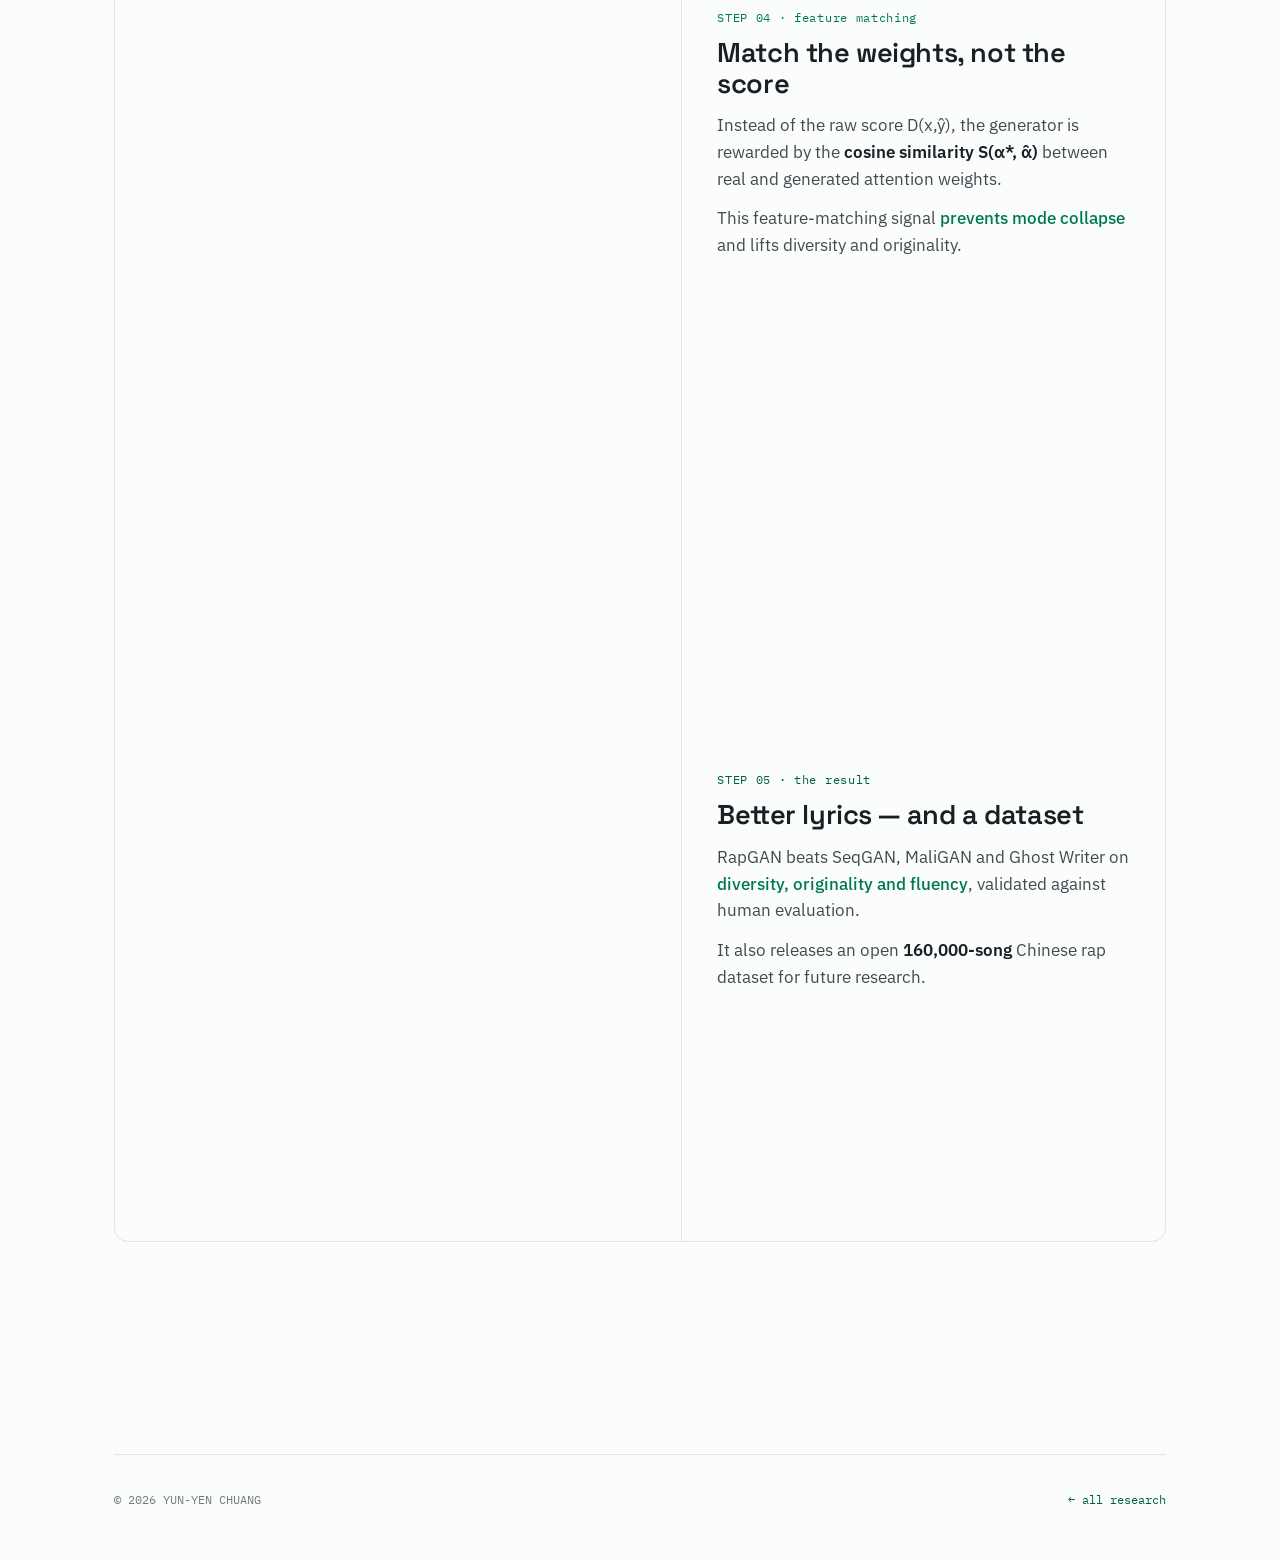
<file: research/rapgan.html>
<!DOCTYPE html>
<html lang="en">
<head>
  <meta charset="UTF-8" />
  <meta name="viewport" content="width=device-width, initial-scale=1.0" />
  <script>document.documentElement.classList.add('js');</script>
  <title>RapGAN · IEEE · RLG — Research · Yun-Yen Chuang</title>
  <meta name="description" content="Adversarial rap-lyric generation with phrase-level roll-out and attention rewards: roll out meaningful phrases, reward to the phrase boundary, and match weights rather than scores — plus a new dataset. ｜ 用詞組級 roll-out 生成饒舌歌詞。Research by Yun-Yen Chuang (莊昀諺), Maxora AI." />
  <meta name="keywords" content="RapGAN, rap lyric generation, adversarial learning, phrase-level roll-out, 饒舌歌詞生成, Yun-Yen Chuang, 莊昀諺" />
  <meta name="author" content="Yun-Yen Chuang (莊昀諺)" />
  <meta name="robots" content="index, follow, max-image-preview:large, max-snippet:-1" />
  <link rel="canonical" href="https://yunyenchuang.com/research/rapgan.html" />
  <meta name="theme-color" content="#fdfdfd" />

  <!-- Favicons -->
  <link rel="icon" href="../favicon.ico" sizes="any" />
  <link rel="icon" type="image/svg+xml" href="../favicon.svg" />
  <link rel="icon" type="image/png" sizes="32x32" href="../favicon-32x32.png" />
  <link rel="icon" type="image/png" sizes="16x16" href="../favicon-16x16.png" />
  <link rel="apple-touch-icon" href="../apple-touch-icon.png" />

  <!-- Open Graph -->
  <meta property="og:title" content="RapGAN · IEEE · RLG" />
  <meta property="og:description" content="Adversarial rap-lyric generation with phrase-level roll-out and attention rewards: roll out meaningful phrases, reward to the phrase boundary, and match weights rather than scores — plus a new dataset." />
  <meta property="og:type" content="article" />
  <meta property="og:url" content="https://yunyenchuang.com/research/rapgan.html" />
  <meta property="og:site_name" content="Yun-Yen Chuang" />
  <meta property="og:image" content="https://yunyenchuang.com/assets/og-cover.jpg" />
  <meta property="og:image:width" content="1200" />
  <meta property="og:image:height" content="630" />

  <!-- Twitter -->
  <meta name="twitter:card" content="summary_large_image" />
  <meta name="twitter:title" content="RapGAN · IEEE · RLG" />
  <meta name="twitter:description" content="Adversarial rap-lyric generation with phrase-level roll-out and attention rewards: roll out meaningful phrases, reward to the phrase boundary, and match weights rather than scores — plus a new dataset." />
  <meta name="twitter:image" content="https://yunyenchuang.com/assets/og-cover.jpg" />

  <script type="application/ld+json">
  {
    "@context": "https://schema.org",
    "@type": "ScholarlyArticle",
    "headline": "RapGAN",
    "description": "Adversarial rap-lyric generation with phrase-level roll-out and attention rewards: roll out meaningful phrases, reward to the phrase boundary, and match weights rather than scores — plus a new dataset.",
    "url": "https://yunyenchuang.com/research/rapgan.html",
    "mainEntityOfPage": "https://yunyenchuang.com/research/rapgan.html",
    "inLanguage": "en",
    "author": { "@type": "Person", "name": "Yun-Yen Chuang", "url": "https://yunyenchuang.com/" },
    "publisher": { "@type": "Organization", "name": "Maxora AI", "url": "https://maxora.ai" }
  }
  </script>

  <link rel="preconnect" href="https://fonts.googleapis.com" />
  <link rel="preconnect" href="https://fonts.gstatic.com" crossorigin />
  <link href="https://fonts.googleapis.com/css2?family=Space+Grotesk:wght@400;500;600;700&family=IBM+Plex+Sans:wght@400;500;600&family=IBM+Plex+Mono:wght@400;500;600&display=swap" rel="stylesheet" />
  <link rel="stylesheet" href="../assets/style.css" />
  <link rel="stylesheet" href="../assets/diagrams.css" />
  <link rel="stylesheet" href="../assets/harness.css" />
  <style>
    .zh-tagline { font-family: var(--mono); font-size: 0.95rem; letter-spacing: 0.12em; color: var(--accent-deep); margin: -0.4rem 0 1.2rem; }
    .sub-hero .status-row .ghbtn { text-decoration: none; }
    .paper-block { border-top: none; margin-top: 0; padding-top: 0.5rem; }
  </style>
</head>
<body>
  <div class="paper-grid"></div>
  <div class="paper-vignette"></div>
  <span class="reg tl"></span><span class="reg tr"></span>
  <span class="reg bl"></span><span class="reg br"></span>
  <div class="scan" id="scan"></div>
  <div class="readout">
    <span><b id="roSect">03 / RESEARCH</b></span>
    <span><span class="dot">▸</span> scroll <span id="roPct">000</span>%</span>
  </div>

  <nav class="topnav">
    <a class="brand" href="../index.html"><span class="mark">YC</span> YUN-YEN&nbsp;CHUANG</a>
    <div class="navlinks">
      <a href="../index.html#research" class="back-link">← all research</a>
    </div>
  </nav>

  <main id="top">
    <header class="sub-hero" data-sect="03 / RESEARCH">
      <p class="eyebrow reveal">
        <span class="live"><span class="pulse"></span>RESEARCH</span>
        <span>·</span><span>IEEE · RLG</span>
      </p>
      <h1 class="reveal">RapGAN</h1>
      <p class="zh-tagline reveal" lang="zh-Hant">用詞組級 roll-out 生成饒舌歌詞</p>
      <p class="lede reveal"><strong>Adversarial rap-lyric generation</strong> with phrase-level roll-out and attention rewards: roll out meaningful phrases, reward to the phrase boundary, and match weights rather than scores — plus a new dataset.</p>
      <div class="status-row reveal">
        <a class="ghbtn" href="https://scholar.google.com/citations?user=5BJ63mUAAAAJ&hl=en" target="_blank" rel="noopener">Scholar ↗</a>
        <span>interactive — scroll to step through the method</span>
      </div>
    </header>

    <section class="sect" data-sect="BACKGROUND">
      <div class="sect-head reveal"><span class="idx">▸</span><h2>Background</h2><span class="rule"></span></div>
      <p class="lede reveal">Some background on sequence GANs and the credit-assignment problem they face.</p>
      <div class="prose reveal">
        <p>Generating text with a GAN means the generator writes a sequence one token at a time while a discriminator scores whole sentences. The catch is <strong>credit assignment</strong>: if a finished sentence scores badly, which word was to blame? The standard answer is <em>roll-out</em> — from each position, sample many possible completions to estimate that word's contribution — but rolling out entire sentences, word by word, is very expensive.</p>
        <p>RapGAN targets rap-lyric generation and makes two moves. It rolls out at the <strong>phrase level</strong> rather than word by word — cheaper, and more meaningful since rap is organized by phrases — and it delivers an <strong>attention-based reward at every generation step</strong>, so feedback lands where it matters. Matching weights rather than raw scores stabilizes training, and the work also contributes a rap-lyric dataset.</p>
      </div>
      <div class="callout reveal">
        <span class="co-tag">▸ key terms</span>
        <div class="prose">
          <p><strong>Sequence GAN</strong> — a GAN whose generator emits a sequence of tokens. <strong>Roll-out</strong> — sampling completions of a partial sequence to score it. <strong>Credit assignment</strong> — figuring out which token earned the reward. <strong>Policy gradient</strong> — the RL trick that passes a reward signal back through discrete text.</p>
        </div>
      </div>
    </section>

    <section class="sect">
      <article class="paper-block reveal" id="rapgan">
        <div class="scrolly">
          <div class="viz-col">
            <div class="viz-sticky" id="vizRap" data-stage="0">
              <div class="viz-hud">
                <span class="stage-id">METHOD · PRO + AREGS</span>
                <span class="stage-bars"><i></i><i></i><i></i><i></i><i></i><i></i></span>
              </div>
              <div class="viz-body">
                <svg viewBox="0 0 600 470" preserveAspectRatio="xMidYMid meet">
                  <defs>
                    <marker id="ahR" markerWidth="9" markerHeight="9" refX="7" refY="3" orient="auto">
                      <path d="M0,0 L7,3 L0,6" fill="none" stroke="currentColor" stroke-width="1.4" />
                    </marker>
                  </defs>

                  <!-- persistent nodes -->
                  <g class="persist">
                    <g class="node-gen">
                      <rect class="node-box" x="56" y="304" width="176" height="58" rx="9" />
                      <text class="node-lbl" x="144" y="330" font-size="15" text-anchor="middle">Generator</text>
                      <text class="node-sub" x="144" y="348" font-size="10" text-anchor="middle">Gθ · word-by-word</text>
                    </g>
                    <g class="node-disc">
                      <rect class="node-box" x="368" y="304" width="180" height="58" rx="9" />
                      <text class="node-lbl" x="458" y="328" font-size="14" text-anchor="middle">Discriminator</text>
                      <text class="node-sub" x="458" y="346" font-size="10" text-anchor="middle">attention-LSTM</text>
                    </g>
                    <path class="flow f-gd" d="M232,330 L366,330" marker-end="url(#ahR)" />
                    <text class="mono-svg fl" x="299" y="320" font-size="9.5" text-anchor="middle">generated ŷ</text>
                    <path class="flow f-rew" d="M450,362 C450,408 150,408 146,364" marker-end="url(#ahR)" />
                    <text class="mono-svg fl" x="298" y="424" font-size="9.5" text-anchor="middle">reward → ∇J(θ)</text>
                  </g>

                  <!-- L0: SeqGAN expensive rollout -->
                  <g class="lyr ly0">
                    <text class="mono-svg note" x="300" y="58" text-anchor="middle" font-size="12">SeqGAN: roll out the whole sentence (MCTS)</text>
                    <circle class="mcts-root" cx="300" cy="92" r="7"/>
                    <path class="mcts expensive" d="M300,99 L180,180 M300,99 L240,180 M300,99 L300,180 M300,99 L360,180 M300,99 L420,180"/>
                    <g class="mcts-leaf-g">
                      <circle class="mcts-leaf" cx="180" cy="186" r="6"/><circle class="mcts-leaf" cx="240" cy="186" r="6"/>
                      <circle class="mcts-leaf" cx="300" cy="186" r="6"/><circle class="mcts-leaf" cx="360" cy="186" r="6"/>
                      <circle class="mcts-leaf" cx="420" cy="186" r="6"/>
                    </g>
                    <text class="mono-svg note2" x="300" y="214" text-anchor="middle" font-size="11">O(N) roll-outs every step — expensive</text>
                    <text class="mono-svg note3" x="300" y="236" text-anchor="middle" font-size="10.5">using D(x,ŷ) directly → mode collapse, monotonous lyrics</text>
                  </g>

                  <!-- L1: PRO segment into meaningful phrases -->
                  <g class="lyr ly1">
                    <text class="mono-svg note" x="300" y="92" text-anchor="middle" font-size="12">PRO · segment into meaningful phrases (TextRank)</text>
                    <g class="ph-chips" font-size="12" transform="translate(0,4)">
                      <g class="ph-chip"><rect x="96" y="140" width="58" height="34" rx="6"/><text x="125" y="162" text-anchor="middle">I</text></g>
                      <g class="ph-chip meaning"><rect x="160" y="140" width="92" height="34" rx="6"/><text x="206" y="162" text-anchor="middle">am doing</text></g>
                      <g class="ph-chip meaning"><rect x="258" y="140" width="98" height="34" rx="6"/><text x="307" y="162" text-anchor="middle">wonderful</text></g>
                      <g class="ph-chip"><rect x="362" y="140" width="42" height="34" rx="6"/><text x="383" y="162" text-anchor="middle">,</text></g>
                      <g class="ph-chip meaning"><rect x="410" y="140" width="92" height="34" rx="6"/><text x="456" y="162" text-anchor="middle">thank you</text></g>
                    </g>
                    <text class="mono-svg note3" x="300" y="216" text-anchor="middle" font-size="10.5">ρ′(y) = (p₁, p₂, …, p_T′)  ·  meaningful phrases only</text>
                    <text class="mono-svg note2" x="300" y="240" text-anchor="middle" font-size="11">drop meaningless cuts → preserve fluency</text>
                  </g>

                  <!-- L2: PRO phrase-bounded roll-out -->
                  <g class="lyr ly2">
                    <text class="mono-svg note" x="300" y="92" text-anchor="middle" font-size="12">reward only meaningful phrases</text>
                    <line class="axis-line" x1="90" y1="170" x2="510" y2="170"/>
                    <g class="roll-tokens" font-size="9">
                      <circle class="post-dot" cx="120" cy="170" r="4"/><circle class="post-dot" cx="180" cy="170" r="4"/>
                      <circle class="post-dot" cx="240" cy="170" r="4"/><circle class="post-dot" cx="300" cy="170" r="4"/>
                      <circle class="post-dot" cx="360" cy="170" r="4"/><circle class="post-dot" cx="420" cy="170" r="4"/>
                      <circle class="post-dot" cx="480" cy="170" r="4"/>
                    </g>
                    <path class="roll-arc" d="M120,162 C150,128 210,128 240,162"/>
                    <path class="roll-arc" d="M300,162 C330,128 390,128 420,162"/>
                    <text class="mono-svg note3" x="300" y="214" text-anchor="middle" font-size="10.5">roll out to phrase end t′_end — not sentence end</text>
                    <text class="mono-svg note2" x="300" y="238" text-anchor="middle" font-size="11">streamlined training · faster, more fluent</text>
                  </g>

                  <!-- L3: AREGS attention -->
                  <g class="lyr ly3">
                    <text class="mono-svg note" x="300" y="78" text-anchor="middle" font-size="12">AREGS · attention-LSTM weights α</text>
                    <line class="axis-line" x1="120" y1="200" x2="480" y2="200"/>
                    <g class="attn-bars">
                      <rect class="attn-base" x="132" y="178" width="22" height="22"/><rect class="attn-bar" x="132" y="160" width="22" height="40"/>
                      <rect class="attn-base" x="180" y="186" width="22" height="14"/><rect class="attn-bar" x="180" y="150" width="22" height="50"/>
                      <rect class="attn-base" x="228" y="190" width="22" height="10"/><rect class="attn-bar" x="228" y="120" width="22" height="80"/>
                      <rect class="attn-base" x="276" y="184" width="22" height="16"/><rect class="attn-bar" x="276" y="138" width="22" height="62"/>
                      <rect class="attn-base" x="324" y="192" width="22" height="8"/><rect class="attn-bar" x="324" y="170" width="22" height="30"/>
                      <rect class="attn-base" x="372" y="188" width="22" height="12"/><rect class="attn-bar" x="372" y="132" width="22" height="68"/>
                      <rect class="attn-base" x="420" y="190" width="22" height="10"/><rect class="attn-bar" x="420" y="176" width="22" height="24"/>
                    </g>
                    <text class="mono-svg note3" x="300" y="226" text-anchor="middle" font-size="11">α = softmax(wᵀ·tanh(H))   ·   r = αᵀH</text>
                    <text class="mono-svg note2" x="300" y="250" text-anchor="middle" font-size="10.5">captures local phrases + global sentence semantics</text>
                  </g>

                  <!-- L4: feature matching -->
                  <g class="lyr ly4">
                    <text class="mono-svg note" x="300" y="78" text-anchor="middle" font-size="12">match attention weights, not D directly</text>
                    <path class="fm-real" d="M120,200 C160,200 175,120 205,120 C235,120 250,200 290,200"/>
                    <text class="mono-svg" x="150" y="118" font-size="10">α* real</text>
                    <path class="fm-gen" d="M300,200 C342,200 356,128 388,128 C420,128 432,200 480,200"/>
                    <text class="mono-svg" x="452" y="124" font-size="10">α̂ gen</text>
                    <text class="fm-sim mono-svg" x="300" y="240" text-anchor="middle" font-size="15">S(α*, α̂) → reward</text>
                    <text class="mono-svg note2" x="300" y="264" text-anchor="middle" font-size="10.5">cosine feature matching · prevents mode collapse</text>
                  </g>

                  <!-- L5: result -->
                  <g class="lyr ly5">
                    <text class="result-big disp-svg" x="300" y="74" text-anchor="middle" font-size="22">STATE-OF-THE-ART RLG</text>
                    <text class="mono-svg note" x="300" y="98" text-anchor="middle" font-size="11">vs SeqGAN · MaliGAN · Ghost Writer</text>
                    <g class="bars" transform="translate(168,118)">
                      <g class="bar-pair"><rect class="b-base" x="0" y="58" width="22" height="42"/><rect class="b-ours" x="26" y="18" width="22" height="82"/><text class="ax-lbl" x="24" y="116" text-anchor="middle">DIV</text></g>
                      <g class="bar-pair" transform="translate(90,0)"><rect class="b-base" x="0" y="62" width="22" height="38"/><rect class="b-ours" x="26" y="22" width="22" height="78"/><text class="ax-lbl" x="24" y="116" text-anchor="middle">ORIG</text></g>
                      <g class="bar-pair" transform="translate(180,0)"><rect class="b-base" x="0" y="54" width="22" height="46"/><rect class="b-ours" x="26" y="14" width="22" height="86"/><text class="ax-lbl" x="24" y="116" text-anchor="middle">FLU</text></g>
                    </g>
                    <text class="mono-svg note2" x="300" y="300" text-anchor="middle" font-size="11">+ open 160k-song Chinese RLG dataset</text>
                  </g>
                </svg>
              </div>
              <div class="viz-cap" id="capRap">SeqGAN rolls out <b>entire sentences</b> by MCTS at every step — expensive, and prone to mode collapse.</div>
            </div>
          </div>

          <div class="steps-col" data-steps="rap">
            <div class="step" data-stage="0">
              <span class="step-n">STEP 00 · the problem</span>
              <h4>Rolling out whole sentences is expensive</h4>
              <p>To reward a partial sequence, SeqGAN runs <strong>Monte-Carlo roll-outs to the end of the sentence</strong> at every generation step — computationally heavy.</p>
              <p>And using the discriminator's score directly invites <em>mode collapse</em>: rap lyrics that all sound the same.</p>
            </div>
            <div class="step" data-stage="1">
              <span class="step-n">STEP 01 · PRO</span>
              <h4>Roll out meaningful phrases</h4>
              <p>Phrase Roll-Out segments each line into <strong>meaningful phrases</strong> with TextRank, ρ′(y) = (p₁…p_T′), instead of arbitrary or full-sentence cuts.</p>
              <p>Meaningless fragments are filtered out, which keeps the generated lyric <em>fluent</em>.</p>
            </div>
            <div class="step" data-stage="2">
              <span class="step-n">STEP 02 · streamlined reward</span>
              <h4>Reward to the phrase boundary</h4>
              <p>Each phrase is rewarded only out to its own end step t′_end — not the end of the whole sentence. The roll-out is <strong>far cheaper</strong> while staying meaningful.</p>
            </div>
            <div class="step" data-stage="3">
              <span class="step-n">STEP 03 · AREGS</span>
              <h4>An attention-LSTM discriminator</h4>
              <p>The discriminator learns <em>attention alignment weights</em> α = softmax(wᵀ·tanh(H)), capturing both local phrase features and global sentence meaning across variable-length phrases.</p>
            </div>
            <div class="step" data-stage="4">
              <span class="step-n">STEP 04 · feature matching</span>
              <h4>Match the weights, not the score</h4>
              <p>Instead of the raw score D(x,ŷ), the generator is rewarded by the <strong>cosine similarity S(α*, α̂)</strong> between real and generated attention weights.</p>
              <p>This feature-matching signal <em>prevents mode collapse</em> and lifts diversity and originality.</p>
            </div>
            <div class="step" data-stage="5">
              <span class="step-n">STEP 05 · the result</span>
              <h4>Better lyrics — and a dataset</h4>
              <p>RapGAN beats SeqGAN, MaliGAN and Ghost Writer on <em>diversity, originality and fluency</em>, validated against human evaluation.</p>
              <p>It also releases an open <strong>160,000-song</strong> Chinese rap dataset for future research.</p>
            </div>
          </div>
        </div>
      </article>
    </section>

    <footer>
      <span>© <span id="year">2026</span> YUN-YEN CHUANG</span>
      <span><a href="../index.html#research" style="color:var(--accent-deep)">← all research</a></span>
    </footer>
  </main>

  <script src="../assets/main.js"></script>
</body>
</html>
</file>
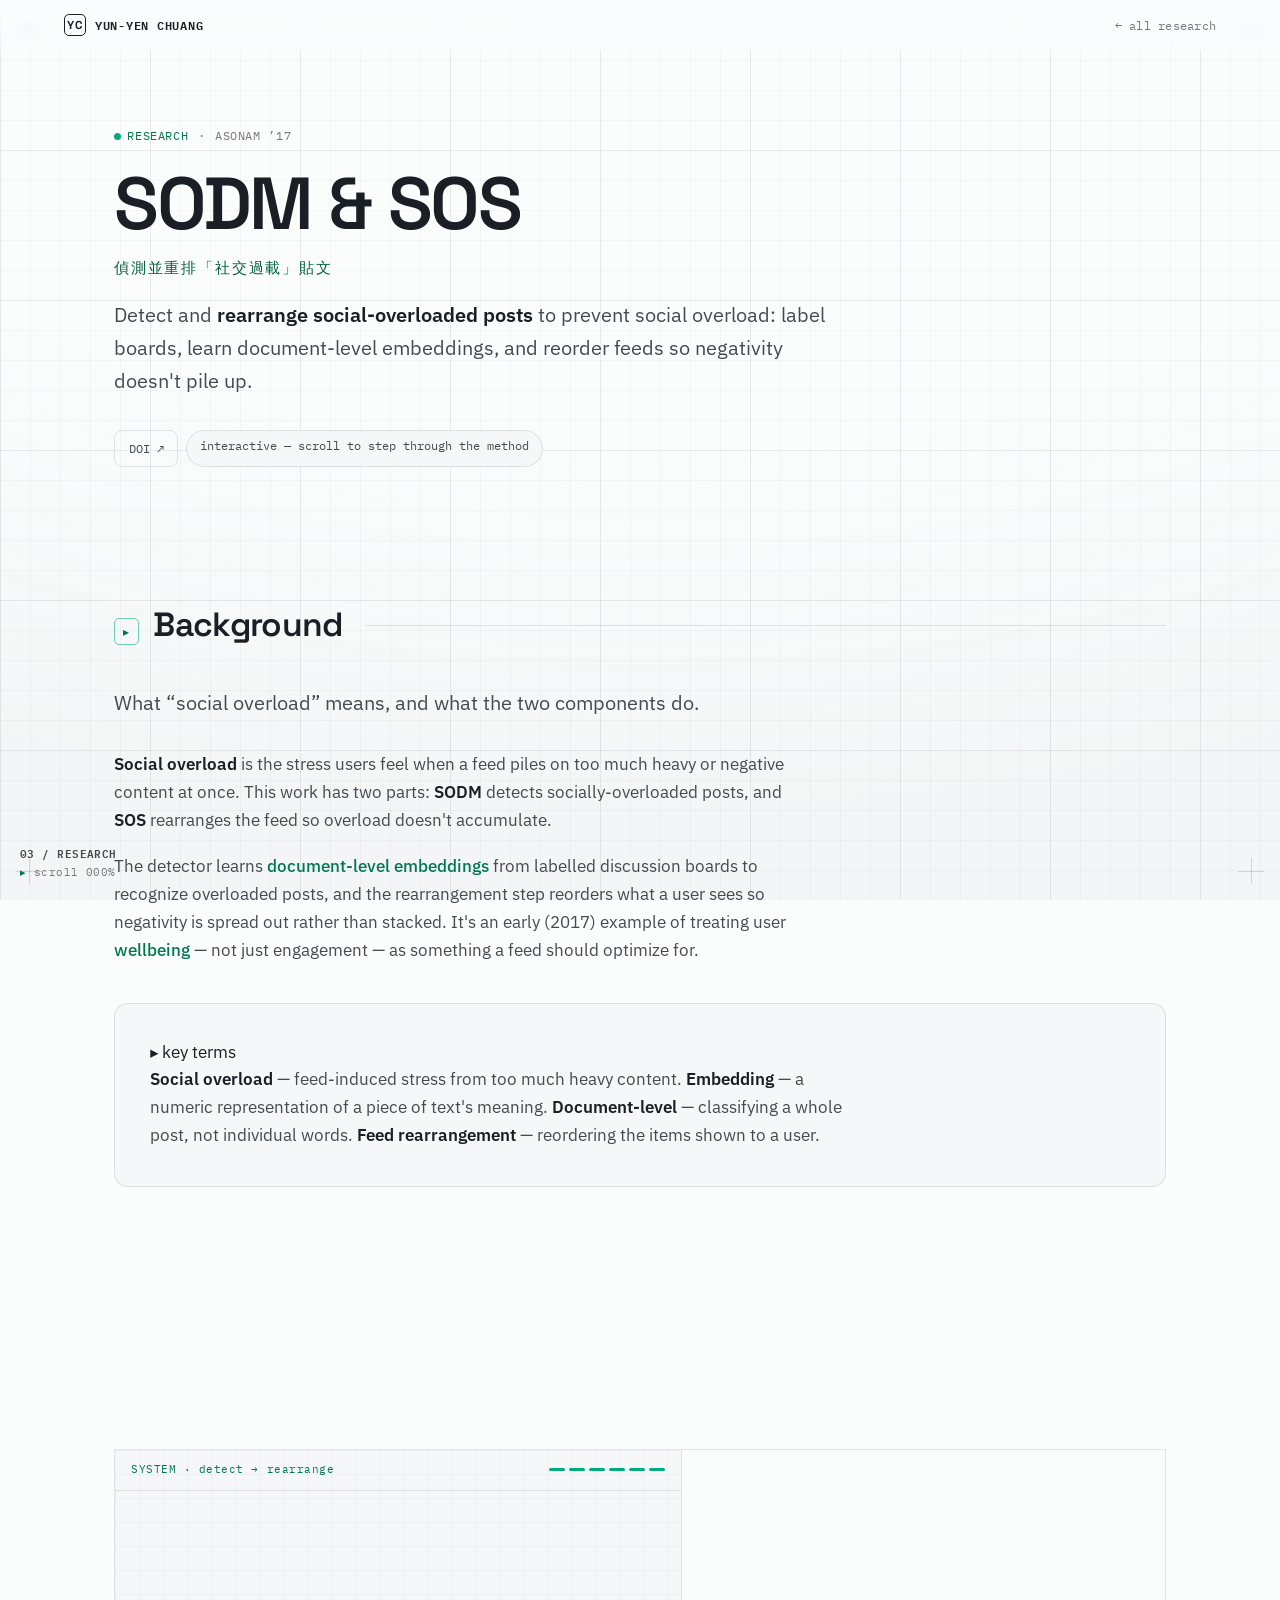
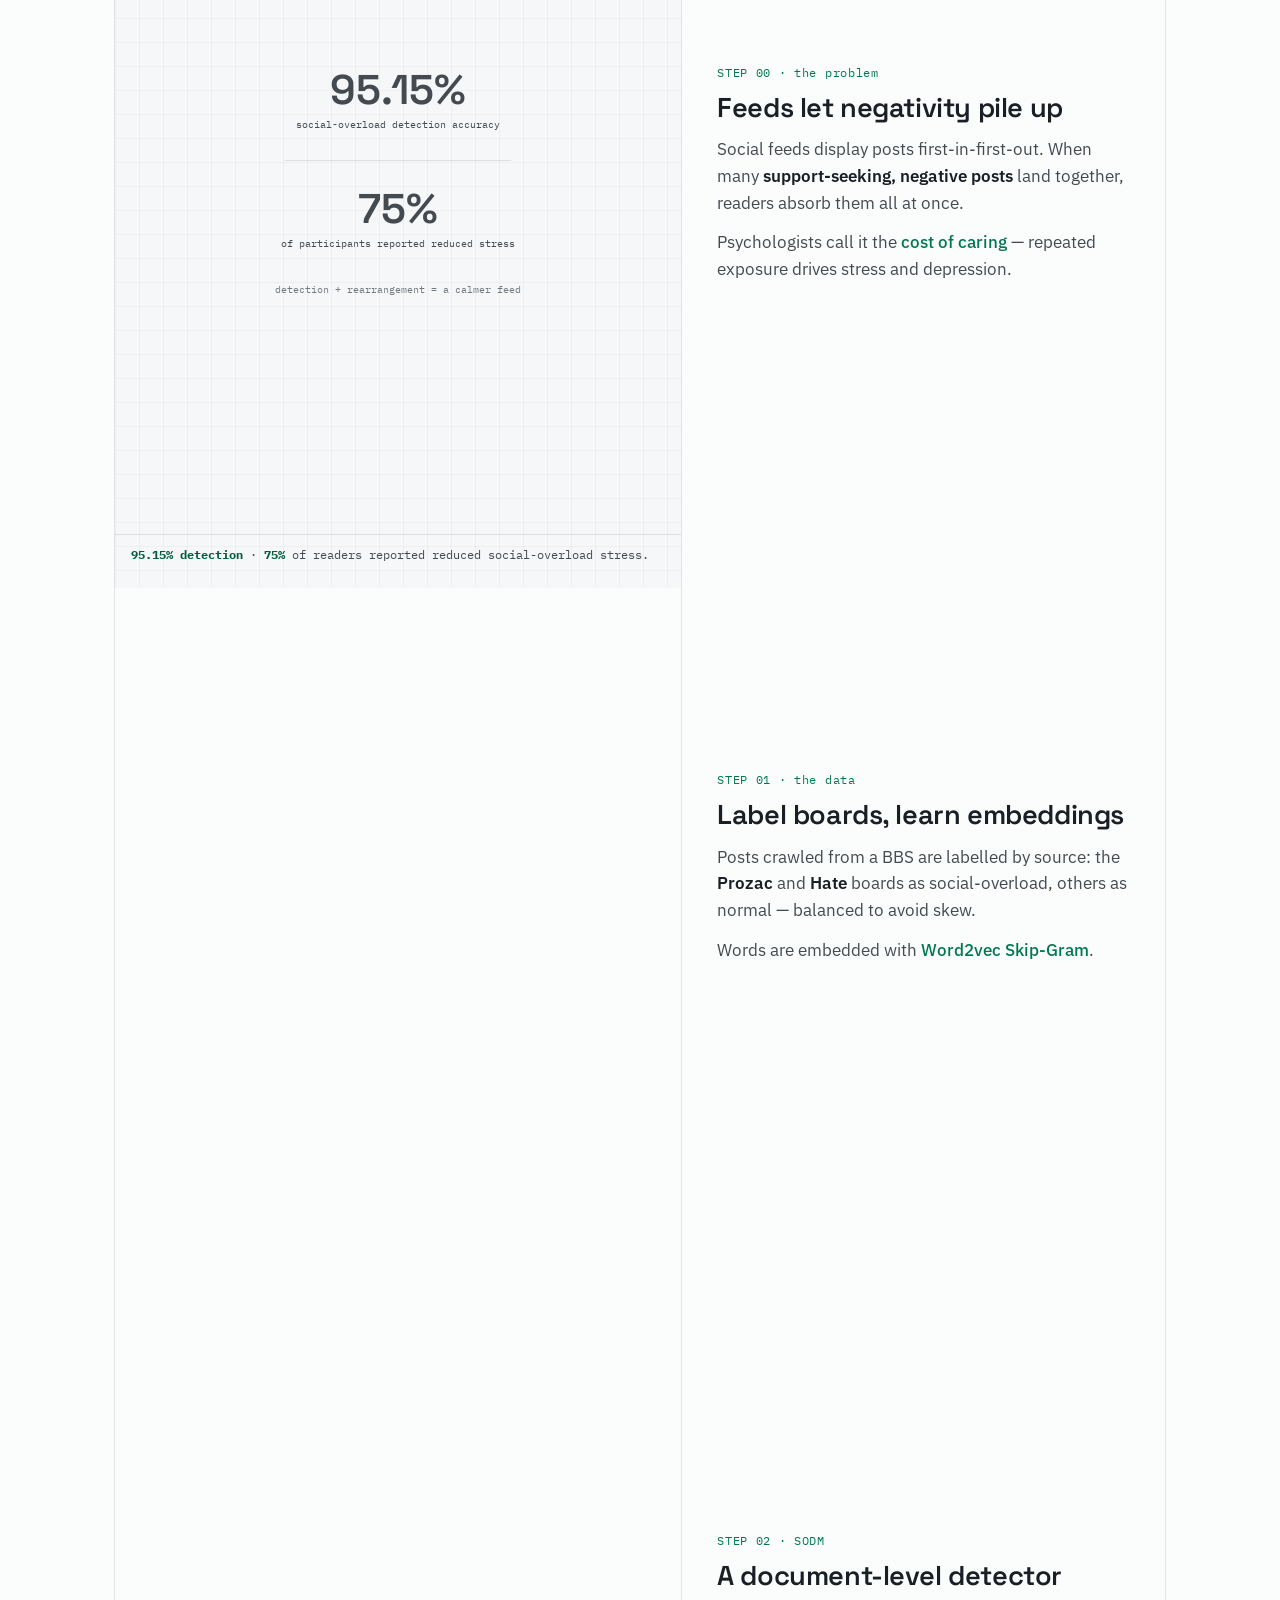
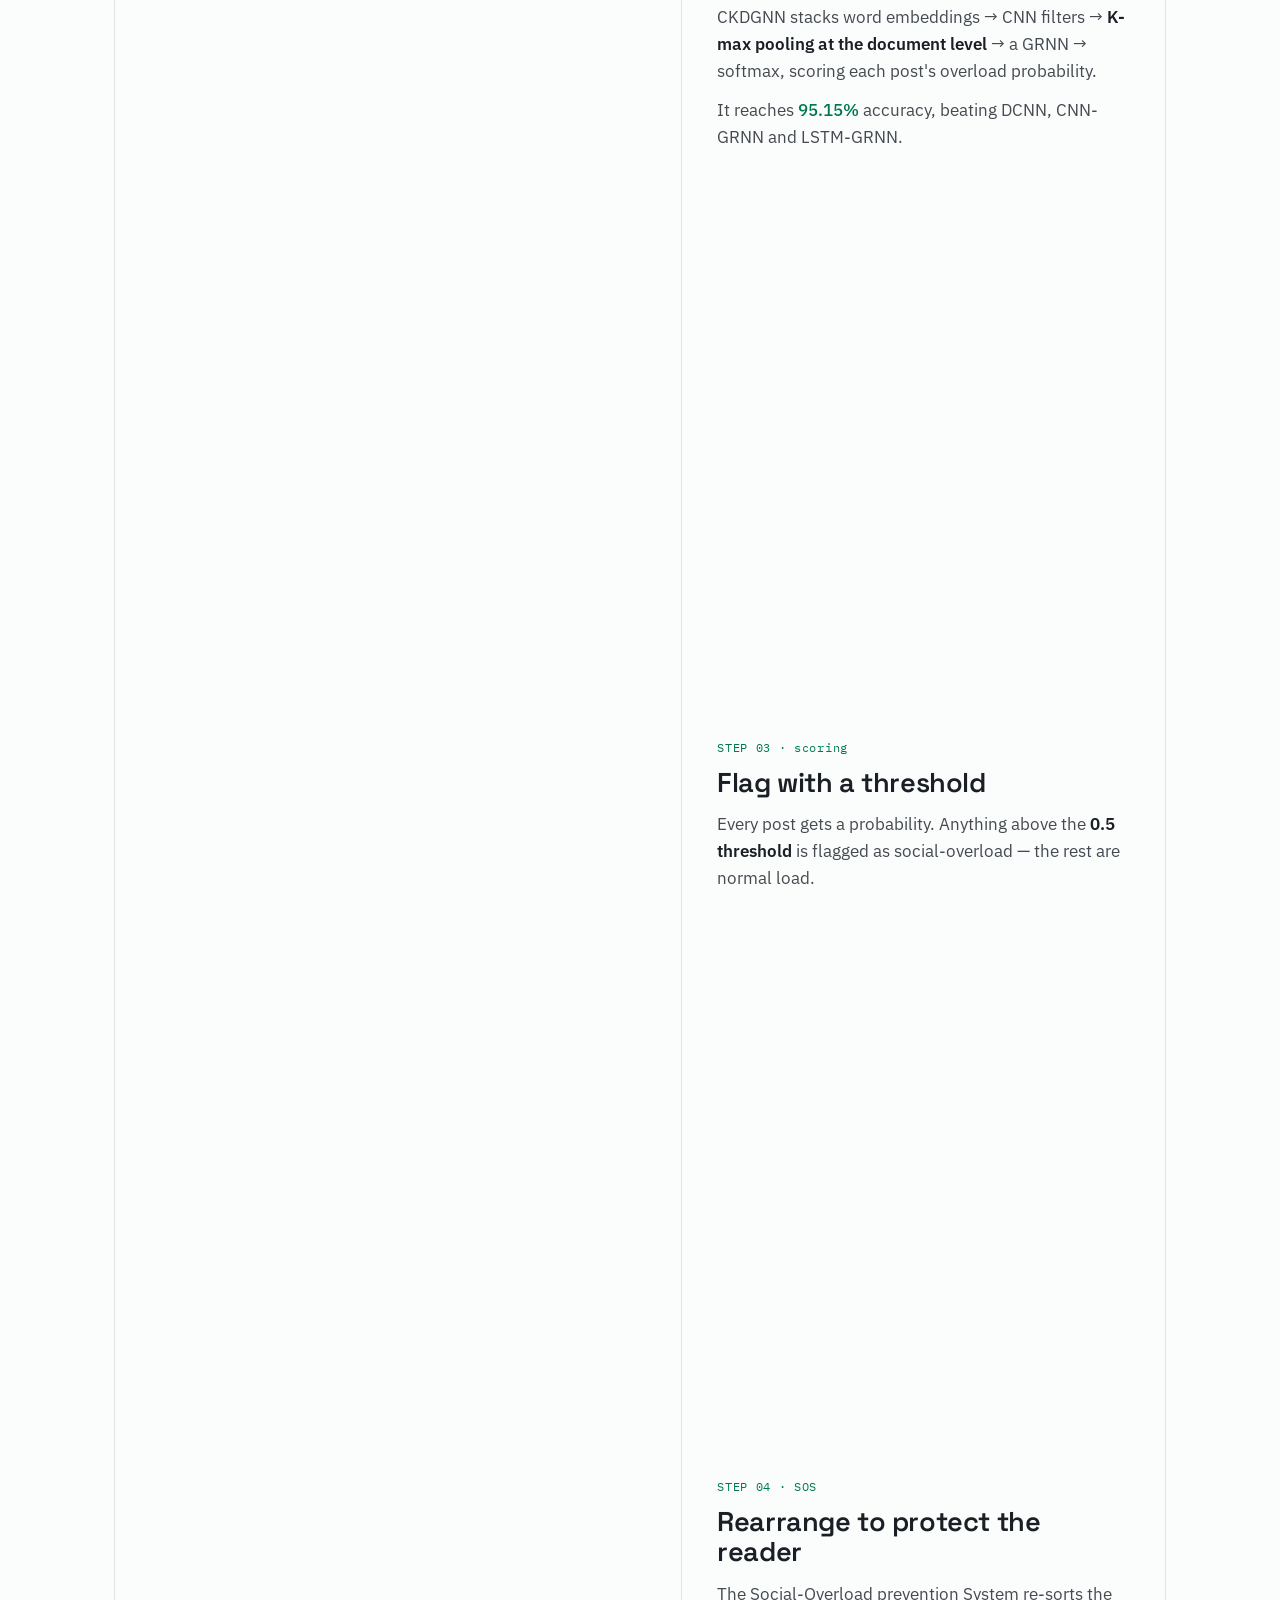
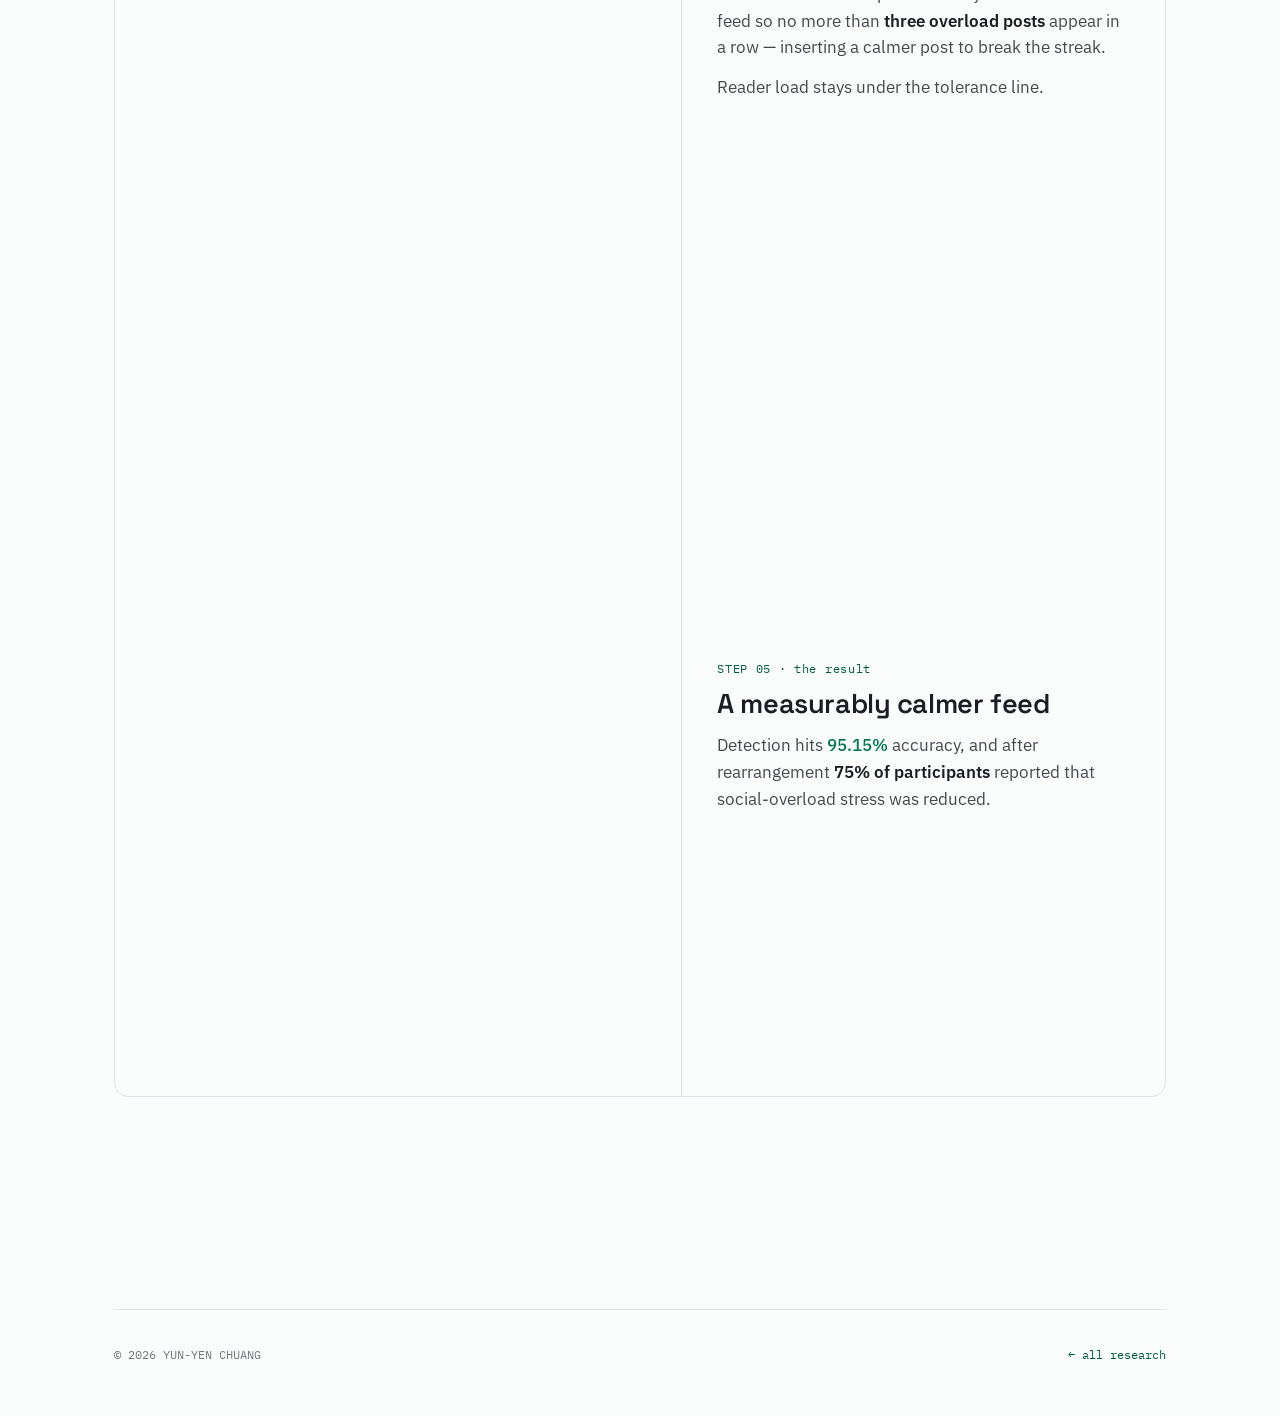
<file: research/sodm-sos.html>
<!DOCTYPE html>
<html lang="en">
<head>
  <meta charset="UTF-8" />
  <meta name="viewport" content="width=device-width, initial-scale=1.0" />
  <script>document.documentElement.classList.add('js');</script>
  <title>SODM & SOS · ASONAM ’17 — Research · Yun-Yen Chuang</title>
  <meta name="description" content="Detect and rearrange social-overloaded posts to prevent social overload: label boards, learn document-level embeddings, and reorder feeds so negativity doesn't pile up. ｜ 偵測並重排「社交過載」貼文。Research by Yun-Yen Chuang (莊昀諺), Maxora AI." />
  <meta name="keywords" content="SODM, SOS, social overload, social media mining, document embeddings, 社交過載, Yun-Yen Chuang, 莊昀諺" />
  <meta name="author" content="Yun-Yen Chuang (莊昀諺)" />
  <meta name="robots" content="index, follow, max-image-preview:large, max-snippet:-1" />
  <link rel="canonical" href="https://yunyenchuang.com/research/sodm-sos.html" />
  <meta name="theme-color" content="#fdfdfd" />

  <!-- Favicons -->
  <link rel="icon" href="../favicon.ico" sizes="any" />
  <link rel="icon" type="image/svg+xml" href="../favicon.svg" />
  <link rel="icon" type="image/png" sizes="32x32" href="../favicon-32x32.png" />
  <link rel="icon" type="image/png" sizes="16x16" href="../favicon-16x16.png" />
  <link rel="apple-touch-icon" href="../apple-touch-icon.png" />

  <!-- Open Graph -->
  <meta property="og:title" content="SODM & SOS · ASONAM ’17" />
  <meta property="og:description" content="Detect and rearrange social-overloaded posts to prevent social overload: label boards, learn document-level embeddings, and reorder feeds so negativity doesn't pile up." />
  <meta property="og:type" content="article" />
  <meta property="og:url" content="https://yunyenchuang.com/research/sodm-sos.html" />
  <meta property="og:site_name" content="Yun-Yen Chuang" />
  <meta property="og:image" content="https://yunyenchuang.com/assets/og-cover.jpg" />
  <meta property="og:image:width" content="1200" />
  <meta property="og:image:height" content="630" />

  <!-- Twitter -->
  <meta name="twitter:card" content="summary_large_image" />
  <meta name="twitter:title" content="SODM & SOS · ASONAM ’17" />
  <meta name="twitter:description" content="Detect and rearrange social-overloaded posts to prevent social overload: label boards, learn document-level embeddings, and reorder feeds so negativity doesn't pile up." />
  <meta name="twitter:image" content="https://yunyenchuang.com/assets/og-cover.jpg" />

  <script type="application/ld+json">
  {
    "@context": "https://schema.org",
    "@type": "ScholarlyArticle",
    "headline": "SODM & SOS",
    "description": "Detect and rearrange social-overloaded posts to prevent social overload: label boards, learn document-level embeddings, and reorder feeds so negativity doesn't pile up.",
    "url": "https://yunyenchuang.com/research/sodm-sos.html",
    "mainEntityOfPage": "https://yunyenchuang.com/research/sodm-sos.html",
    "inLanguage": "en",
    "author": { "@type": "Person", "name": "Yun-Yen Chuang", "url": "https://yunyenchuang.com/" },
    "publisher": { "@type": "Organization", "name": "Maxora AI", "url": "https://maxora.ai" }
  }
  </script>

  <link rel="preconnect" href="https://fonts.googleapis.com" />
  <link rel="preconnect" href="https://fonts.gstatic.com" crossorigin />
  <link href="https://fonts.googleapis.com/css2?family=Space+Grotesk:wght@400;500;600;700&family=IBM+Plex+Sans:wght@400;500;600&family=IBM+Plex+Mono:wght@400;500;600&display=swap" rel="stylesheet" />
  <link rel="stylesheet" href="../assets/style.css" />
  <link rel="stylesheet" href="../assets/diagrams.css" />
  <link rel="stylesheet" href="../assets/harness.css" />
  <style>
    .zh-tagline { font-family: var(--mono); font-size: 0.95rem; letter-spacing: 0.12em; color: var(--accent-deep); margin: -0.4rem 0 1.2rem; }
    .sub-hero .status-row .ghbtn { text-decoration: none; }
    .paper-block { border-top: none; margin-top: 0; padding-top: 0.5rem; }
  </style>
</head>
<body>
  <div class="paper-grid"></div>
  <div class="paper-vignette"></div>
  <span class="reg tl"></span><span class="reg tr"></span>
  <span class="reg bl"></span><span class="reg br"></span>
  <div class="scan" id="scan"></div>
  <div class="readout">
    <span><b id="roSect">03 / RESEARCH</b></span>
    <span><span class="dot">▸</span> scroll <span id="roPct">000</span>%</span>
  </div>

  <nav class="topnav">
    <a class="brand" href="../index.html"><span class="mark">YC</span> YUN-YEN&nbsp;CHUANG</a>
    <div class="navlinks">
      <a href="../index.html#research" class="back-link">← all research</a>
    </div>
  </nav>

  <main id="top">
    <header class="sub-hero" data-sect="03 / RESEARCH">
      <p class="eyebrow reveal">
        <span class="live"><span class="pulse"></span>RESEARCH</span>
        <span>·</span><span>ASONAM ’17</span>
      </p>
      <h1 class="reveal">SODM &amp; SOS</h1>
      <p class="zh-tagline reveal" lang="zh-Hant">偵測並重排「社交過載」貼文</p>
      <p class="lede reveal">Detect and <strong>rearrange social-overloaded posts</strong> to prevent social overload: label boards, learn document-level embeddings, and reorder feeds so negativity doesn't pile up.</p>
      <div class="status-row reveal">
        <a class="ghbtn" href="https://doi.org/10.1145/3110025.3110078" target="_blank" rel="noopener">DOI ↗</a>
        <span>interactive — scroll to step through the method</span>
      </div>
    </header>

    <section class="sect" data-sect="BACKGROUND">
      <div class="sect-head reveal"><span class="idx">▸</span><h2>Background</h2><span class="rule"></span></div>
      <p class="lede reveal">What “social overload” means, and what the two components do.</p>
      <div class="prose reveal">
        <p><strong>Social overload</strong> is the stress users feel when a feed piles on too much heavy or negative content at once. This work has two parts: <strong>SODM</strong> detects socially-overloaded posts, and <strong>SOS</strong> rearranges the feed so overload doesn't accumulate.</p>
        <p>The detector learns <em>document-level embeddings</em> from labelled discussion boards to recognize overloaded posts, and the rearrangement step reorders what a user sees so negativity is spread out rather than stacked. It's an early (2017) example of treating user <em>wellbeing</em> — not just engagement — as something a feed should optimize for.</p>
      </div>
      <div class="callout reveal">
        <span class="co-tag">▸ key terms</span>
        <div class="prose">
          <p><strong>Social overload</strong> — feed-induced stress from too much heavy content. <strong>Embedding</strong> — a numeric representation of a piece of text's meaning. <strong>Document-level</strong> — classifying a whole post, not individual words. <strong>Feed rearrangement</strong> — reordering the items shown to a user.</p>
        </div>
      </div>
    </section>

    <section class="sect">
      <article class="paper-block reveal" id="sodm">
        <div class="scrolly">
          <div class="viz-col">
            <div class="viz-sticky" id="vizSos" data-stage="0">
              <div class="viz-hud">
                <span class="stage-id">SYSTEM · detect → rearrange</span>
                <span class="stage-bars"><i></i><i></i><i></i><i></i><i></i><i></i></span>
              </div>
              <div class="viz-body">
                <svg viewBox="0 0 600 470" preserveAspectRatio="xMidYMid meet">
                  <defs>
                    <marker id="ahS" markerWidth="9" markerHeight="9" refX="7" refY="3" orient="auto">
                      <path d="M0,0 L7,3 L0,6" fill="none" stroke="currentColor" stroke-width="1.4" />
                    </marker>
                  </defs>

                  <!-- L0: FIFO feed, overload clusters -->
                  <g class="lyr ly0">
                    <text class="mono-svg note" x="220" y="56" text-anchor="middle" font-size="12">first-in-first-out feed</text>
                    <g class="feed0">
                      <rect class="post norm" x="150" y="78"  width="150" height="20" rx="4"/>
                      <rect class="post over" x="150" y="104" width="150" height="20" rx="4"/>
                      <rect class="post over" x="150" y="130" width="150" height="20" rx="4"/>
                      <rect class="post over" x="150" y="156" width="150" height="20" rx="4"/>
                      <rect class="post over" x="150" y="182" width="150" height="20" rx="4"/>
                      <rect class="post norm" x="150" y="208" width="150" height="20" rx="4"/>
                      <rect class="post over" x="150" y="234" width="150" height="20" rx="4"/>
                    </g>
                    <!-- reader load gauge -->
                    <text class="gauge-lbl" x="430" y="72" text-anchor="middle" font-size="9">reader load</text>
                    <rect class="load-track" x="412" y="80" width="36" height="170" rx="6"/>
                    <rect class="load-fill hot" x="416" y="104" width="28" height="142" rx="4"/>
                    <text class="mono-svg note2" x="300" y="290" text-anchor="middle" font-size="11">support-seeking posts cluster → reader load spikes</text>
                    <text class="mono-svg note3" x="300" y="312" text-anchor="middle" font-size="10.5">the “cost of caring” — stress, depression</text>
                  </g>

                  <!-- L1: data + embeddings -->
                  <g class="lyr ly1">
                    <text class="mono-svg note" x="300" y="64" text-anchor="middle" font-size="12">label boards · learn embeddings</text>
                    <g class="src-chips" font-size="11">
                      <g class="src-chip over"><rect x="96" y="120" width="100" height="32" rx="7"/><text x="146" y="140" text-anchor="middle">Prozac</text></g>
                      <g class="src-chip over"><rect x="96" y="162" width="100" height="32" rx="7"/><text x="146" y="182" text-anchor="middle">Hate</text></g>
                      <g class="src-chip"><rect x="96" y="204" width="100" height="32" rx="7"/><text x="146" y="224" text-anchor="middle">Others</text></g>
                    </g>
                    <path class="net-flow" d="M196,168 L292,178" marker-end="url(#ahS)"/>
                    <path class="net-flow" d="M196,178 L292,178"/>
                    <g class="src-chip"><rect x="296" y="158" width="150" height="40" rx="8" class="net-layer active"/><text x="371" y="182" text-anchor="middle" font-size="11">Word2vec · Skip-Gram</text></g>
                    <text class="mono-svg note2" x="300" y="262" text-anchor="middle" font-size="11">overload = {Prozac, Hate} · normal = others</text>
                    <text class="mono-svg note3" x="300" y="284" text-anchor="middle" font-size="10.5">balanced sampling avoids board imbalance</text>
                  </g>

                  <!-- L2: CKDGNN -->
                  <g class="lyr ly2">
                    <text class="mono-svg note" x="300" y="58" text-anchor="middle" font-size="12">SODM · CKDGNN detector</text>
                    <g font-size="9.5" text-anchor="middle">
                      <rect class="net-layer" x="70"  y="120" width="78" height="56" rx="7"/><text x="109" y="146">word</text><text x="109" y="160">embed</text>
                      <rect class="net-layer" x="168" y="120" width="78" height="56" rx="7"/><text x="207" y="146">CNN</text><text x="207" y="160">filters</text>
                      <rect class="net-layer active" x="266" y="120" width="78" height="56" rx="7"/><text x="305" y="143">K-max</text><text x="305" y="157">pool</text><text x="305" y="171">(doc)</text>
                      <rect class="net-layer" x="364" y="120" width="78" height="56" rx="7"/><text x="403" y="146">GRNN</text><text x="403" y="160">seq</text>
                      <rect class="net-layer" x="462" y="120" width="78" height="56" rx="7"/><text x="501" y="146">soft-</text><text x="501" y="160">max</text>
                    </g>
                    <path class="net-flow" d="M148,148 L166,148" marker-end="url(#ahS)"/>
                    <path class="net-flow" d="M246,148 L264,148" marker-end="url(#ahS)"/>
                    <path class="net-flow" d="M344,148 L362,148" marker-end="url(#ahS)"/>
                    <path class="net-flow" d="M442,148 L460,148" marker-end="url(#ahS)"/>
                    <text class="acc-big mono-svg" x="300" y="226" text-anchor="middle" font-size="26">95.15%</text>
                    <text class="mono-svg note2" x="300" y="252" text-anchor="middle" font-size="11">overload-detection accuracy · 5-fold CV</text>
                    <text class="mono-svg note3" x="300" y="274" text-anchor="middle" font-size="10.5">beats DCNN · CNN-GRNN · LSTM-GRNN</text>
                  </g>

                  <!-- L3: score + threshold -->
                  <g class="lyr ly3">
                    <text class="mono-svg note" x="300" y="58" text-anchor="middle" font-size="12">score every post · threshold 0.5</text>
                    <line class="thresh-line" x1="330" y1="80" x2="330" y2="266"/>
                    <text class="thresh-lbl" x="330" y="284" text-anchor="middle" font-size="9">θ = 0.5</text>
                    <g class="score-feed">
                      <rect class="post norm" x="180" y="86"  width="120" height="18" rx="4"/><text class="score-tag" x="312" y="99" font-size="9">0.18</text>
                      <rect class="post over"  x="180" y="110" width="186" height="18" rx="4"/><text class="score-tag" x="378" y="123" font-size="9">0.91</text>
                      <rect class="post over"  x="180" y="134" width="168" height="18" rx="4"/><text class="score-tag" x="360" y="147" font-size="9">0.78</text>
                      <rect class="post norm" x="180" y="158" width="96"  height="18" rx="4"/><text class="score-tag" x="288" y="171" font-size="9">0.32</text>
                      <rect class="post over"  x="180" y="182" width="174" height="18" rx="4"/><text class="score-tag" x="366" y="195" font-size="9">0.83</text>
                      <rect class="post norm" x="180" y="206" width="84"  height="18" rx="4"/><text class="score-tag" x="276" y="219" font-size="9">0.27</text>
                    </g>
                    <text class="mono-svg note2" x="300" y="300" text-anchor="middle" font-size="11">posts above 0.5 → flagged social-overload</text>
                  </g>

                  <!-- L4: SOS rearrange -->
                  <g class="lyr ly4">
                    <text class="mono-svg note" x="158" y="64" text-anchor="middle" font-size="11">before</text>
                    <text class="mono-svg note" x="442" y="64" text-anchor="middle" font-size="11">after · SOS</text>
                    <g class="feed-before">
                      <rect class="post over"  x="108" y="80"  width="100" height="18" rx="4"/>
                      <rect class="post over"  x="108" y="104" width="100" height="18" rx="4"/>
                      <rect class="post over"  x="108" y="128" width="100" height="18" rx="4"/>
                      <rect class="post over"  x="108" y="152" width="100" height="18" rx="4"/>
                      <rect class="post norm"  x="108" y="176" width="100" height="18" rx="4"/>
                      <rect class="post norm"  x="108" y="200" width="100" height="18" rx="4"/>
                    </g>
                    <path class="reorder-arc" d="M214,150 C300,150 300,140 386,128" marker-end="url(#ahS)"/>
                    <g class="feed-after">
                      <rect class="post over"  x="392" y="80"  width="100" height="18" rx="4"/>
                      <rect class="post over"  x="392" y="104" width="100" height="18" rx="4"/>
                      <rect class="post over"  x="392" y="128" width="100" height="18" rx="4"/>
                      <rect class="post calm"  x="392" y="152" width="100" height="18" rx="4"/>
                      <rect class="post over"  x="392" y="176" width="100" height="18" rx="4"/>
                      <rect class="post norm"  x="392" y="200" width="100" height="18" rx="4"/>
                    </g>
                    <circle class="insert-mark" cx="382" cy="161" r="4"/>
                    <text class="mono-svg note2" x="300" y="252" text-anchor="middle" font-size="11">max 3 consecutive overload → insert a calm post</text>
                    <text class="mono-svg note3" x="300" y="274" text-anchor="middle" font-size="10.5">reader load stays under the tolerance line</text>
                  </g>

                  <!-- L5: result -->
                  <g class="lyr ly5">
                    <text class="stat-accent disp-svg" x="300" y="120" text-anchor="middle" font-size="44">95.15%</text>
                    <text class="stat-cap" x="300" y="146" text-anchor="middle" font-size="11">social-overload detection accuracy</text>
                    <line class="axis-line" x1="180" y1="180" x2="420" y2="180"/>
                    <text class="stat-big disp-svg" x="300" y="246" text-anchor="middle" font-size="44">75%</text>
                    <text class="stat-cap" x="300" y="272" text-anchor="middle" font-size="11">of participants reported reduced stress</text>
                    <text class="mono-svg note2" x="300" y="320" text-anchor="middle" font-size="11">detection + rearrangement = a calmer feed</text>
                  </g>
                </svg>
              </div>
              <div class="viz-cap" id="capSos">A first-in-first-out feed lets <b>support-seeking posts cluster</b> — overwhelming the reader.</div>
            </div>
          </div>

          <div class="steps-col" data-steps="sos">
            <div class="step" data-stage="0">
              <span class="step-n">STEP 00 · the problem</span>
              <h4>Feeds let negativity pile up</h4>
              <p>Social feeds display posts first-in-first-out. When many <strong>support-seeking, negative posts</strong> land together, readers absorb them all at once.</p>
              <p>Psychologists call it the <em>cost of caring</em> — repeated exposure drives stress and depression.</p>
            </div>
            <div class="step" data-stage="1">
              <span class="step-n">STEP 01 · the data</span>
              <h4>Label boards, learn embeddings</h4>
              <p>Posts crawled from a BBS are labelled by source: the <strong>Prozac</strong> and <strong>Hate</strong> boards as social-overload, others as normal — balanced to avoid skew.</p>
              <p>Words are embedded with <em>Word2vec Skip-Gram</em>.</p>
            </div>
            <div class="step" data-stage="2">
              <span class="step-n">STEP 02 · SODM</span>
              <h4>A document-level detector</h4>
              <p>CKDGNN stacks word embeddings → CNN filters → <strong>K-max pooling at the document level</strong> → a GRNN → softmax, scoring each post's overload probability.</p>
              <p>It reaches <em>95.15%</em> accuracy, beating DCNN, CNN-GRNN and LSTM-GRNN.</p>
            </div>
            <div class="step" data-stage="3">
              <span class="step-n">STEP 03 · scoring</span>
              <h4>Flag with a threshold</h4>
              <p>Every post gets a probability. Anything above the <strong>0.5 threshold</strong> is flagged as social-overload — the rest are normal load.</p>
            </div>
            <div class="step" data-stage="4">
              <span class="step-n">STEP 04 · SOS</span>
              <h4>Rearrange to protect the reader</h4>
              <p>The Social-Overload prevention System re-sorts the feed so no more than <strong>three overload posts</strong> appear in a row — inserting a calmer post to break the streak.</p>
              <p>Reader load stays under the tolerance line.</p>
            </div>
            <div class="step" data-stage="5">
              <span class="step-n">STEP 05 · the result</span>
              <h4>A measurably calmer feed</h4>
              <p>Detection hits <em>95.15%</em> accuracy, and after rearrangement <strong>75% of participants</strong> reported that social-overload stress was reduced.</p>
            </div>
          </div>
        </div>
      </article>
    </section>

    <footer>
      <span>© <span id="year">2026</span> YUN-YEN CHUANG</span>
      <span><a href="../index.html#research" style="color:var(--accent-deep)">← all research</a></span>
    </footer>
  </main>

  <script src="../assets/main.js"></script>
</body>
</html>
</file>
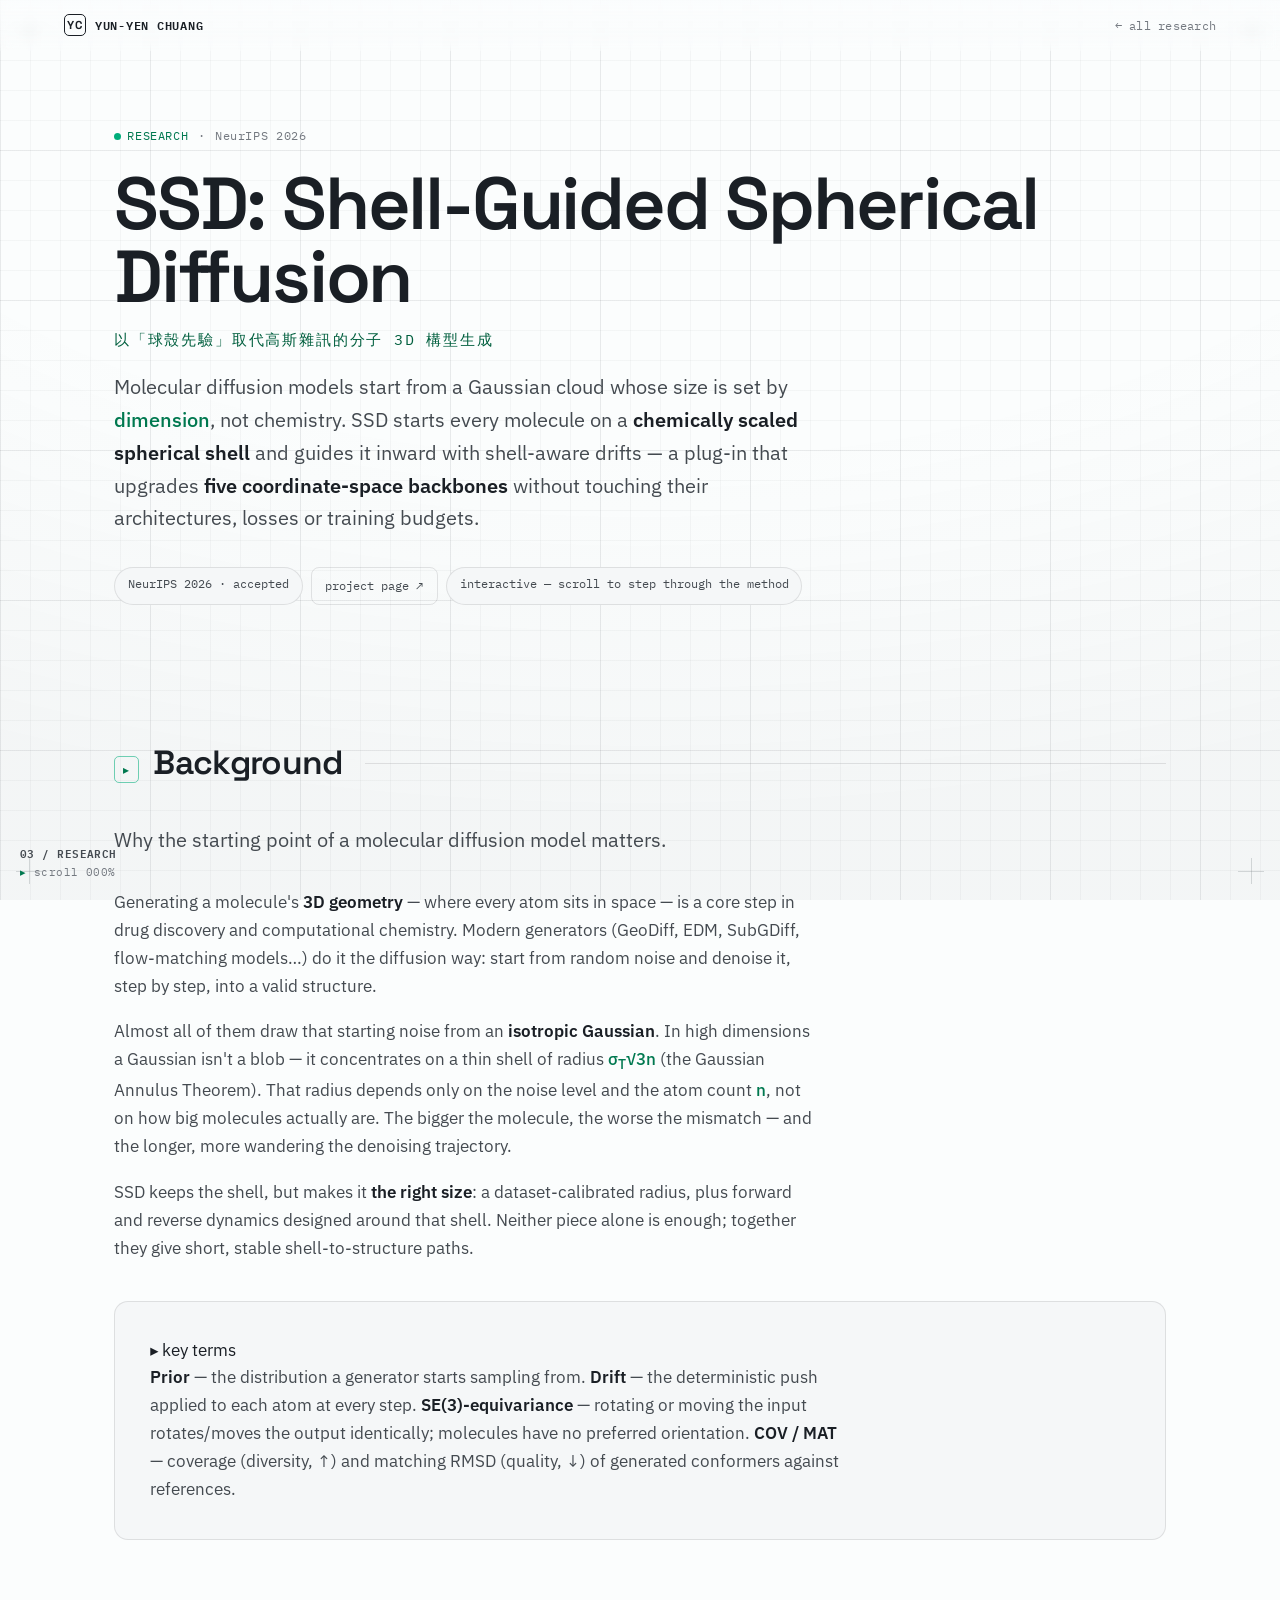
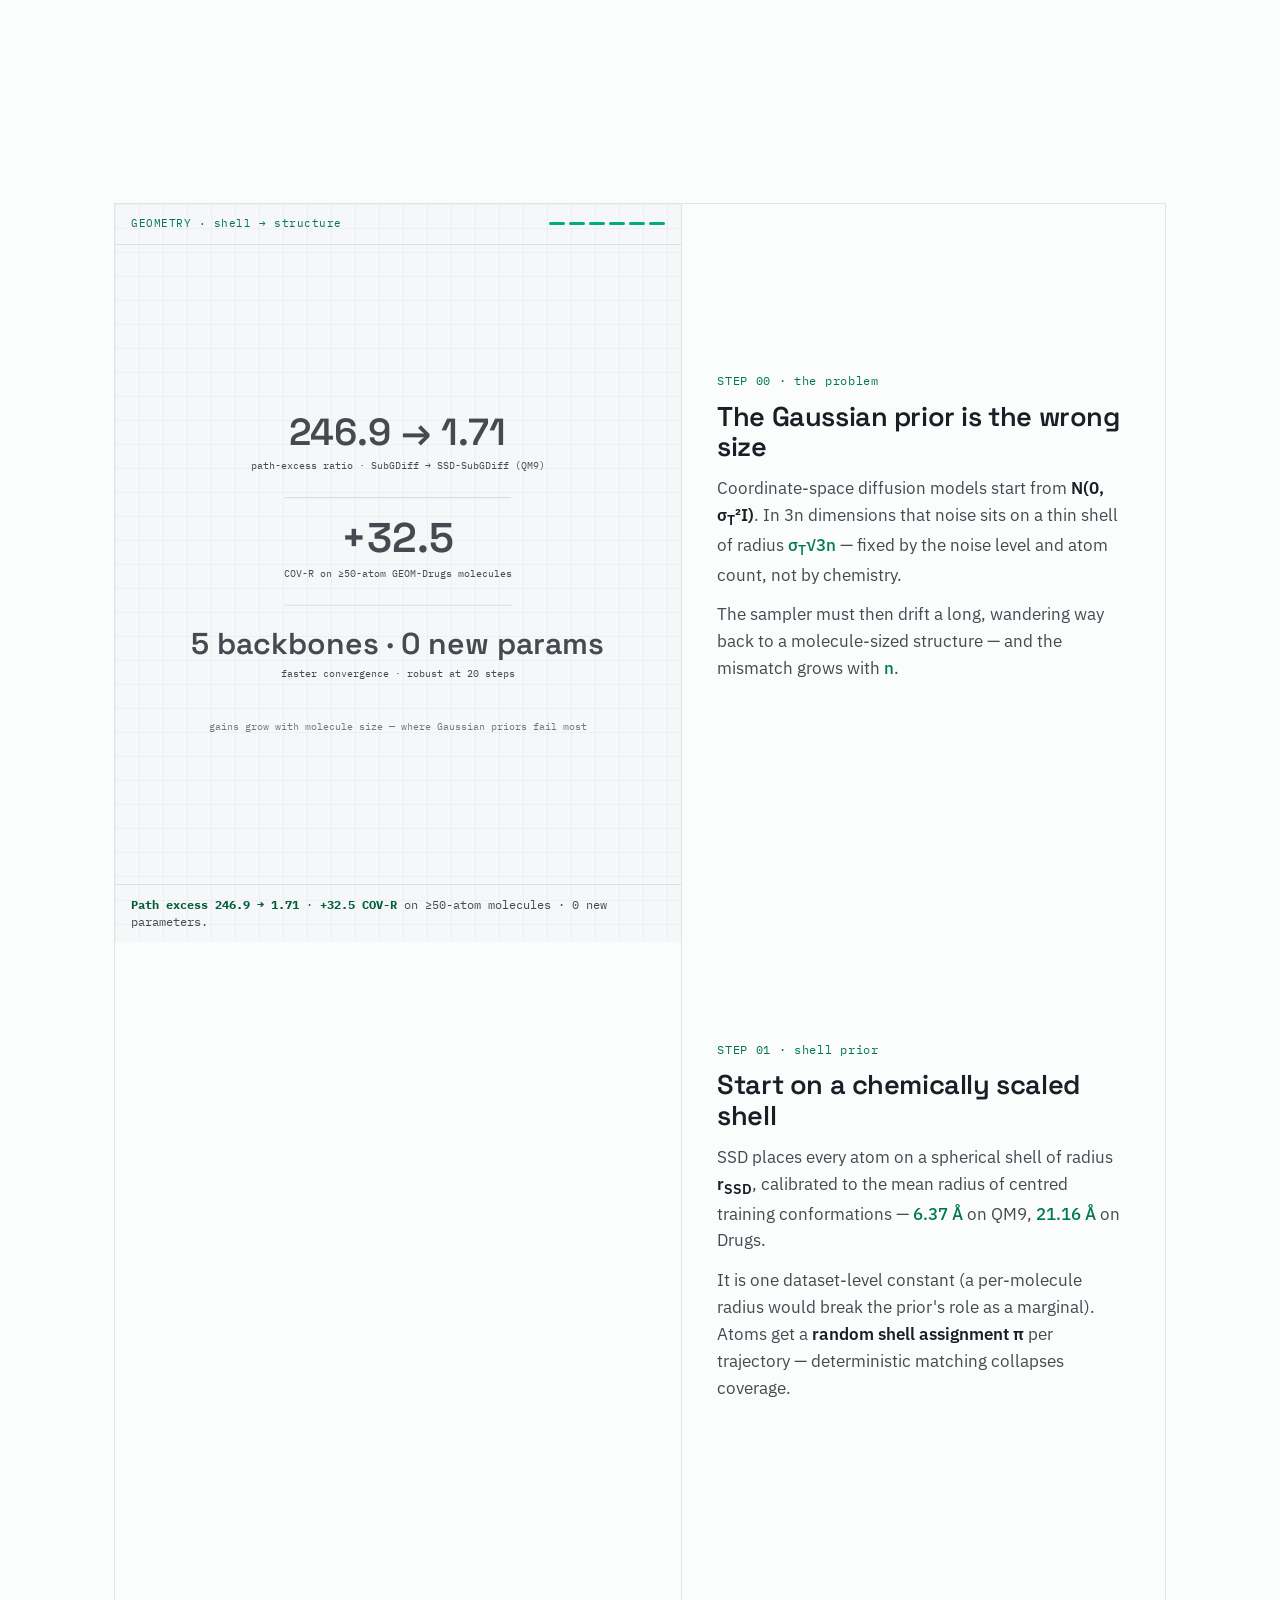
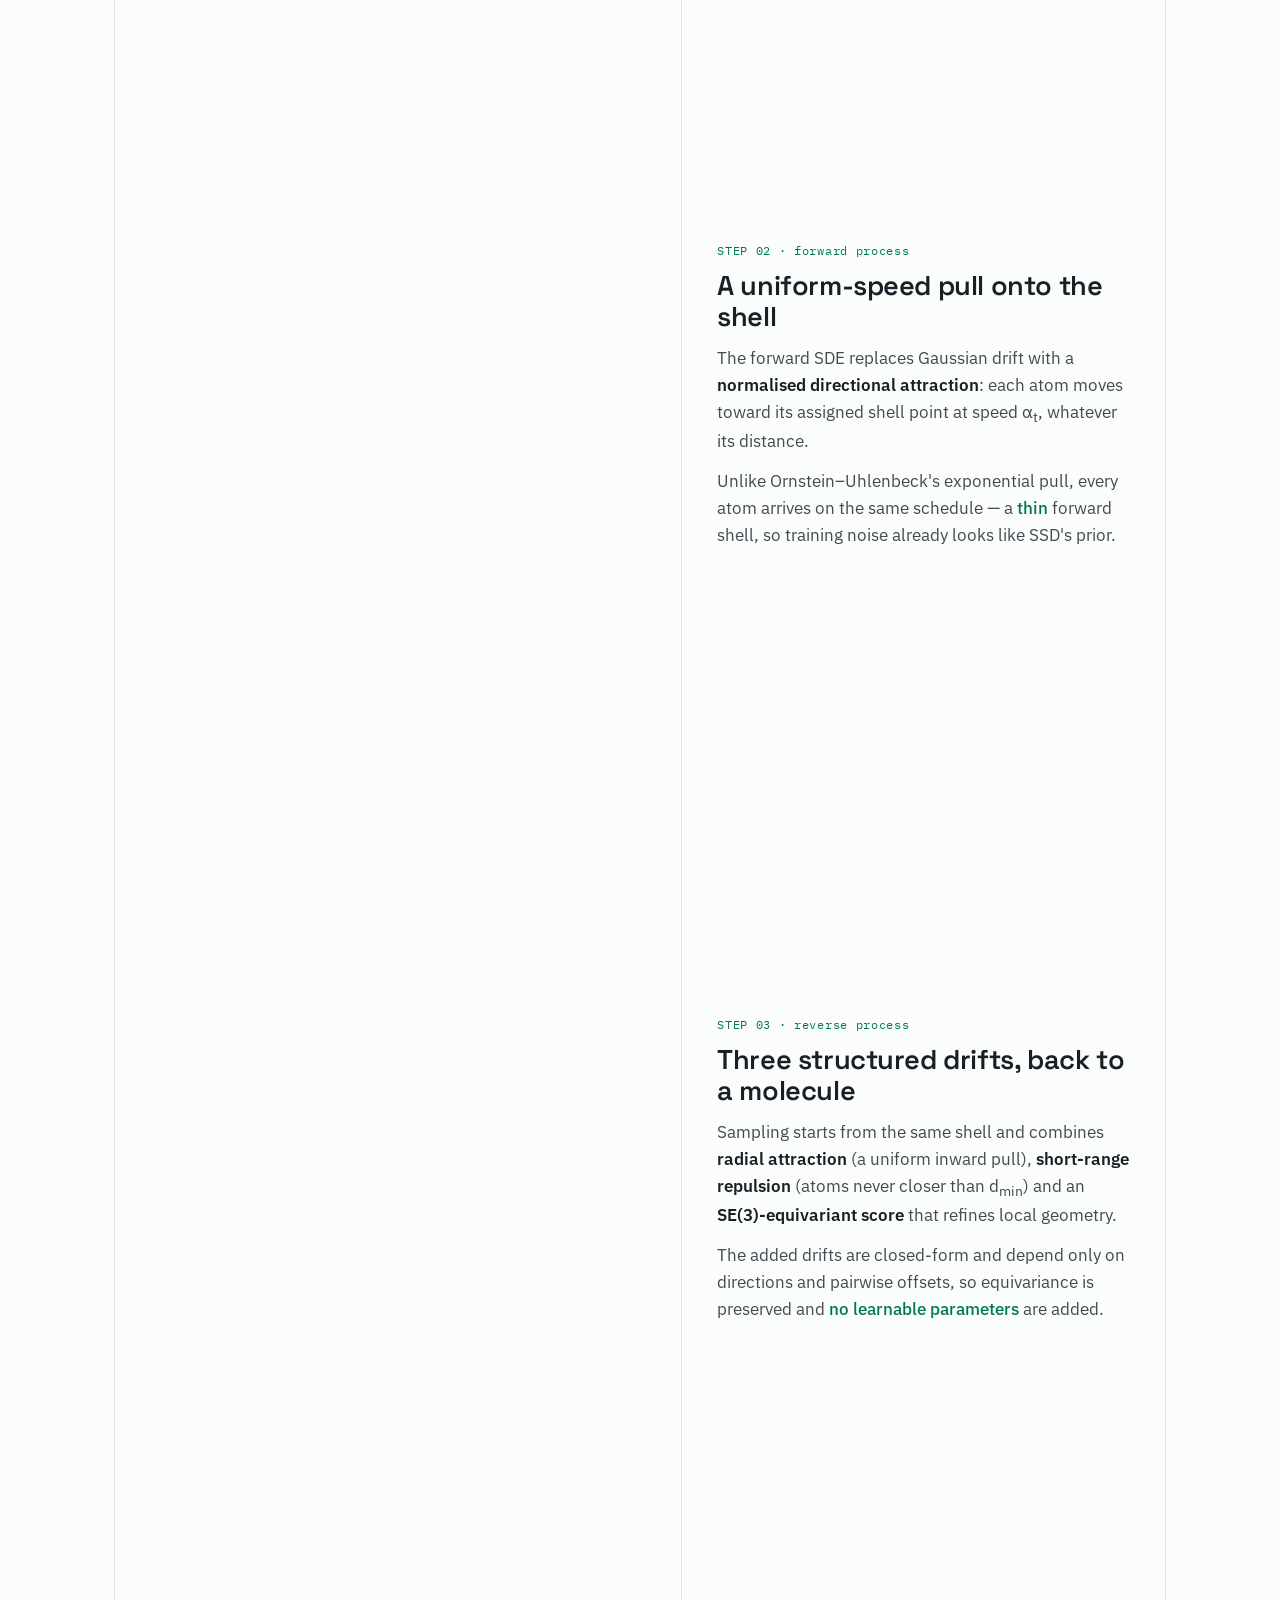
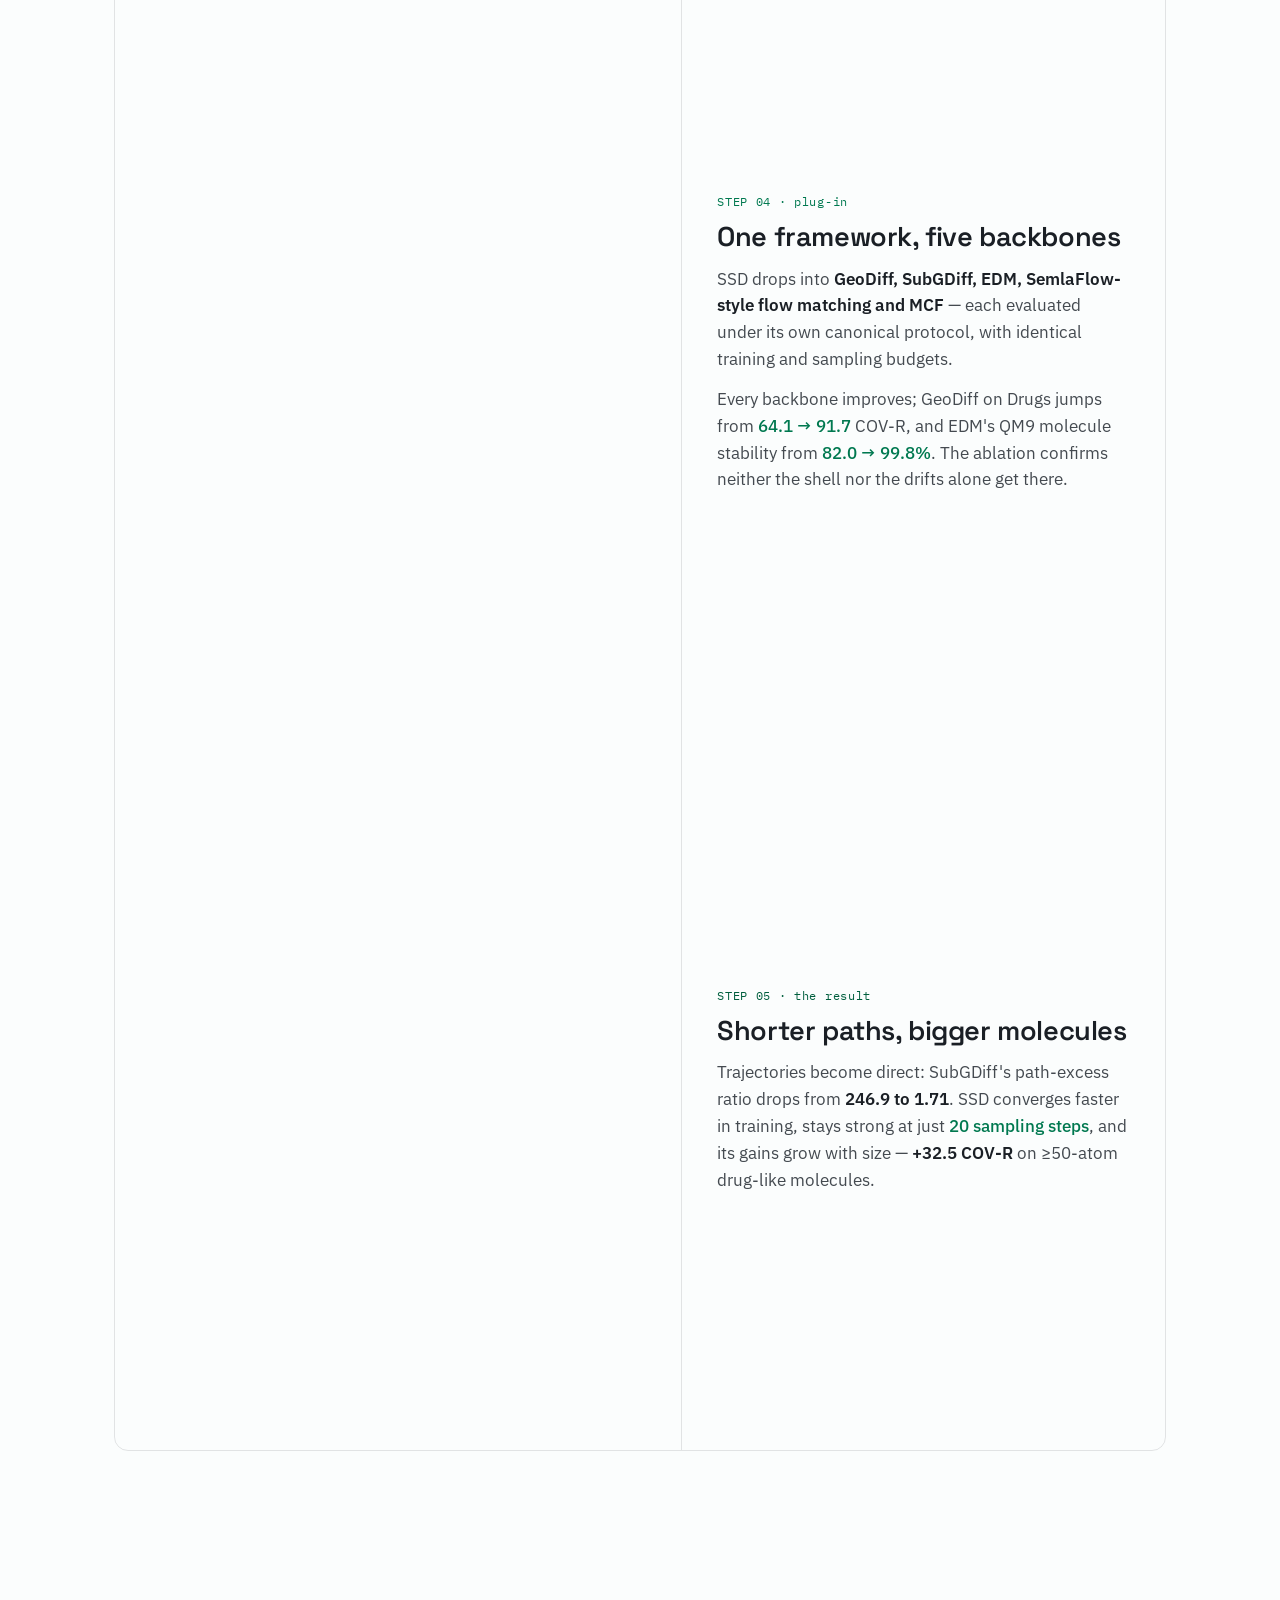
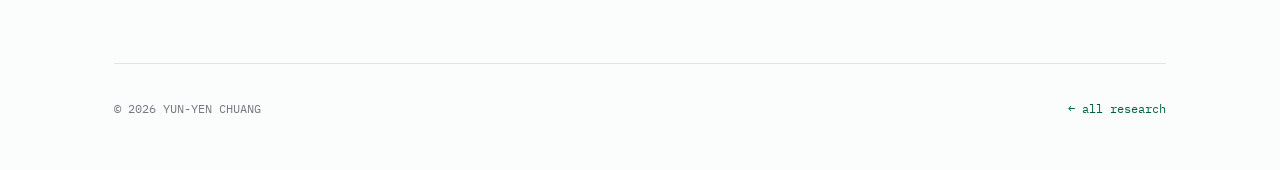
<file: research/ssd.html>
<!DOCTYPE html>
<html lang="en">
<head>
  <meta charset="UTF-8" />
  <meta name="viewport" content="width=device-width, initial-scale=1.0" />
  <script>document.documentElement.classList.add('js');</script>
  <title>SSD · NeurIPS 2026 — Research · Yun-Yen Chuang</title>
  <meta name="description" content="Shell-guided Spherical Diffusion (SSD): replace the Gaussian prior of 3D molecular diffusion with a chemically scaled spherical shell plus shell-aware drifts — a plug-in that improves GeoDiff, SubGDiff, EDM, SemlaFlow and MCF. ｜ 以球殼先驗取代高斯先驗的分子 3D 構型擴散模型（NeurIPS 2026）。Research by Yun-Yen Chuang (莊昀諺), Maxora AI." />
  <meta name="keywords" content="SSD, Shell-guided Spherical Diffusion, molecular geometry generation, molecular conformer generation, diffusion model, flow matching, SE(3)-equivariant, GEOM-QM9, GEOM-Drugs, NeurIPS 2026, 分子生成, 分子構型, 擴散模型, 球殼先驗, Yun-Yen Chuang, 莊昀諺" />
  <meta name="author" content="Yun-Yen Chuang (莊昀諺)" />
  <meta name="robots" content="index, follow, max-image-preview:large, max-snippet:-1" />
  <link rel="canonical" href="https://yunyenchuang.com/research/ssd.html" />
  <meta name="theme-color" content="#fdfdfd" />

  <!-- Favicons -->
  <link rel="icon" href="../favicon.ico" sizes="any" />
  <link rel="icon" type="image/svg+xml" href="../favicon.svg" />
  <link rel="icon" type="image/png" sizes="32x32" href="../favicon-32x32.png" />
  <link rel="icon" type="image/png" sizes="16x16" href="../favicon-16x16.png" />
  <link rel="apple-touch-icon" href="../apple-touch-icon.png" />

  <!-- Open Graph -->
  <meta property="og:title" content="SSD: Shell-Guided Spherical Diffusion · NeurIPS 2026" />
  <meta property="og:description" content="Replace the Gaussian prior of 3D molecular diffusion with a chemically scaled spherical shell plus shell-aware drifts — a plug-in that upgrades five coordinate-space backbones." />
  <meta property="og:type" content="article" />
  <meta property="og:url" content="https://yunyenchuang.com/research/ssd.html" />
  <meta property="og:site_name" content="Yun-Yen Chuang" />
  <meta property="og:image" content="https://yunyenchuang.com/assets/og-cover.jpg" />
  <meta property="og:image:width" content="1200" />
  <meta property="og:image:height" content="630" />

  <!-- Twitter -->
  <meta name="twitter:card" content="summary_large_image" />
  <meta name="twitter:title" content="SSD: Shell-Guided Spherical Diffusion · NeurIPS 2026" />
  <meta name="twitter:description" content="Replace the Gaussian prior of 3D molecular diffusion with a chemically scaled spherical shell plus shell-aware drifts — a plug-in that upgrades five coordinate-space backbones." />
  <meta name="twitter:image" content="https://yunyenchuang.com/assets/og-cover.jpg" />

  <script type="application/ld+json">
  {
    "@context": "https://schema.org",
    "@type": "ScholarlyArticle",
    "headline": "SSD: Shell-Guided Spherical Diffusion for Molecular Geometry Generation",
    "description": "Replace the Gaussian prior of 3D molecular diffusion with a chemically scaled spherical shell plus shell-aware drifts — a plug-in that upgrades five coordinate-space backbones.",
    "url": "https://yunyenchuang.com/research/ssd.html",
    "mainEntityOfPage": "https://yunyenchuang.com/research/ssd.html",
    "sameAs": "https://shelldiffusion.github.io/SSD-ShellDiffusion/",
    "inLanguage": "en",
    "about": ["Molecular geometry generation", "Diffusion models", "Flow matching", "SE(3)-equivariance"],
    "isPartOf": { "@type": "PublicationEvent", "name": "40th Conference on Neural Information Processing Systems (NeurIPS 2026)" },
    "author": { "@type": "Person", "name": "Yun-Yen Chuang", "url": "https://yunyenchuang.com/" },
    "publisher": { "@type": "Organization", "name": "Maxora AI", "url": "https://maxora.ai" }
  }
  </script>

  <link rel="preconnect" href="https://fonts.googleapis.com" />
  <link rel="preconnect" href="https://fonts.gstatic.com" crossorigin />
  <link href="https://fonts.googleapis.com/css2?family=Space+Grotesk:wght@400;500;600;700&family=IBM+Plex+Sans:wght@400;500;600&family=IBM+Plex+Mono:wght@400;500;600&display=swap" rel="stylesheet" />
  <link rel="stylesheet" href="../assets/style.css" />
  <link rel="stylesheet" href="../assets/diagrams.css" />
  <link rel="stylesheet" href="../assets/harness.css" />
  <style>
    .zh-tagline { font-family: var(--mono); font-size: 0.95rem; letter-spacing: 0.12em; color: var(--accent-deep); margin: -0.4rem 0 1.2rem; }
    .sub-hero .status-row .ghbtn { text-decoration: none; }
    .paper-block { border-top: none; margin-top: 0; padding-top: 0.5rem; }
  </style>
</head>
<body>
  <div class="paper-grid"></div>
  <div class="paper-vignette"></div>
  <span class="reg tl"></span><span class="reg tr"></span>
  <span class="reg bl"></span><span class="reg br"></span>
  <div class="scan" id="scan"></div>
  <div class="readout">
    <span><b id="roSect">03 / RESEARCH</b></span>
    <span><span class="dot">▸</span> scroll <span id="roPct">000</span>%</span>
  </div>

  <nav class="topnav">
    <a class="brand" href="../index.html"><span class="mark">YC</span> YUN-YEN&nbsp;CHUANG</a>
    <div class="navlinks">
      <a href="../index.html#research" class="back-link">← all research</a>
    </div>
  </nav>

  <main id="top">
    <header class="sub-hero" data-sect="03 / RESEARCH">
      <p class="eyebrow reveal">
        <span class="live"><span class="pulse"></span>RESEARCH</span>
        <span>·</span><span>NeurIPS 2026</span>
      </p>
      <h1 class="reveal">SSD: Shell-Guided Spherical Diffusion</h1>
      <p class="zh-tagline reveal" lang="zh-Hant">以「球殼先驗」取代高斯雜訊的分子 3D 構型生成</p>
      <p class="lede reveal">Molecular diffusion models start from a Gaussian cloud whose size is set by <em>dimension</em>, not chemistry. SSD starts every molecule on a <strong>chemically scaled spherical shell</strong> and guides it inward with shell-aware drifts — a plug-in that upgrades <strong>five coordinate-space backbones</strong> without touching their architectures, losses or training budgets.</p>
      <div class="status-row reveal">
        <span class="ghbtn">NeurIPS 2026 · accepted</span>
        <a class="ghbtn" href="https://shelldiffusion.github.io/SSD-ShellDiffusion/" target="_blank" rel="noopener">project page ↗</a>
        <span>interactive — scroll to step through the method</span>
      </div>
    </header>

    <section class="sect" data-sect="BACKGROUND">
      <div class="sect-head reveal"><span class="idx">▸</span><h2>Background</h2><span class="rule"></span></div>
      <p class="lede reveal">Why the starting point of a molecular diffusion model matters.</p>
      <div class="prose reveal">
        <p>Generating a molecule's <strong>3D geometry</strong> — where every atom sits in space — is a core step in drug discovery and computational chemistry. Modern generators (GeoDiff, EDM, SubGDiff, flow-matching models…) do it the diffusion way: start from random noise and denoise it, step by step, into a valid structure.</p>
        <p>Almost all of them draw that starting noise from an <strong>isotropic Gaussian</strong>. In high dimensions a Gaussian isn't a blob — it concentrates on a thin shell of radius <em>σ<sub>T</sub>√3n</em> (the Gaussian Annulus Theorem). That radius depends only on the noise level and the atom count <em>n</em>, not on how big molecules actually are. The bigger the molecule, the worse the mismatch — and the longer, more wandering the denoising trajectory.</p>
        <p>SSD keeps the shell, but makes it <strong>the right size</strong>: a dataset-calibrated radius, plus forward and reverse dynamics designed around that shell. Neither piece alone is enough; together they give short, stable shell-to-structure paths.</p>
      </div>
      <div class="callout reveal">
        <span class="co-tag">▸ key terms</span>
        <div class="prose">
          <p><strong>Prior</strong> — the distribution a generator starts sampling from. <strong>Drift</strong> — the deterministic push applied to each atom at every step. <strong>SE(3)-equivariance</strong> — rotating or moving the input rotates/moves the output identically; molecules have no preferred orientation. <strong>COV / MAT</strong> — coverage (diversity, ↑) and matching RMSD (quality, ↓) of generated conformers against references.</p>
        </div>
      </div>
    </section>

    <section class="sect">
      <article class="paper-block reveal" id="ssd">
        <div class="scrolly">
          <div class="viz-col">
            <div class="viz-sticky" id="vizSsd" data-stage="0">
              <div class="viz-hud">
                <span class="stage-id">GEOMETRY · shell → structure</span>
                <span class="stage-bars"><i></i><i></i><i></i><i></i><i></i><i></i></span>
              </div>
              <div class="viz-body">
                <svg viewBox="0 0 600 470" preserveAspectRatio="xMidYMid meet">
                  <defs>
                    <marker id="ahD" markerWidth="9" markerHeight="9" refX="7" refY="3" orient="auto">
                      <path d="M0,0 L7,3 L0,6" fill="none" stroke="currentColor" stroke-width="1.4" />
                    </marker>
                  </defs>

                  <!-- L0: Gaussian prior radius mismatch -->
                  <g class="lyr ly0">
                    <circle class="gauss-ring" cx="230" cy="210" r="170"/>
                    <g class="noise-dots">
                      <circle class="noise-dot" cx="72"  cy="150" r="4"/><circle class="noise-dot" cx="118" cy="66"  r="4"/>
                      <circle class="noise-dot" cx="236" cy="36"  r="4"/><circle class="noise-dot" cx="352" cy="82"  r="4"/>
                      <circle class="noise-dot" cx="398" cy="196" r="4"/><circle class="noise-dot" cx="372" cy="318" r="4"/>
                      <circle class="noise-dot" cx="262" cy="384" r="4"/><circle class="noise-dot" cx="128" cy="352" r="4"/>
                      <circle class="noise-dot" cx="64"  cy="262" r="4"/>
                    </g>
                    <path class="wander" d="M352,82 C420,140 300,120 330,170 S250,150 262,196" marker-end="url(#ahD)"/>
                    <path class="wander" d="M128,352 C60,300 190,300 160,260 S220,270 214,226" marker-end="url(#ahD)"/>
                    <g class="mol">
                      <line class="bond" x1="252" y1="210" x2="241" y2="229"/><line class="bond" x1="241" y1="229" x2="219" y2="229"/>
                      <line class="bond" x1="219" y1="229" x2="208" y2="210"/><line class="bond" x1="208" y1="210" x2="219" y2="191"/>
                      <line class="bond" x1="219" y1="191" x2="241" y2="191"/><line class="bond" x1="241" y1="191" x2="252" y2="210"/>
                      <line class="bond" x1="252" y1="210" x2="274" y2="210"/><line class="bond" x1="219" y1="191" x2="197" y2="172"/>
                      <circle class="atom" cx="252" cy="210" r="5"/><circle class="atom" cx="241" cy="229" r="5"/>
                      <circle class="atom" cx="219" cy="229" r="5"/><circle class="atom" cx="208" cy="210" r="5"/>
                      <circle class="atom" cx="219" cy="191" r="5"/><circle class="atom" cx="241" cy="191" r="5"/>
                      <circle class="atom" cx="274" cy="210" r="5"/><circle class="atom" cx="197" cy="172" r="5"/>
                    </g>
                    <circle class="chem-ring" cx="230" cy="210" r="52"/>
                    <text class="mono-svg note" x="500" y="120" text-anchor="middle" font-size="11">Gaussian radius</text>
                    <text class="lbl-gauss" x="500" y="142" text-anchor="middle" font-size="13">r ≈ σ<tspan baseline-shift="sub" font-size="9">T</tspan>√3n</text>
                    <text class="mono-svg note3" x="500" y="162" text-anchor="middle" font-size="10">set by dimension</text>
                    <text class="mono-svg note" x="500" y="236" text-anchor="middle" font-size="11">molecule's size</text>
                    <text class="lbl-chem" x="500" y="258" text-anchor="middle" font-size="13">r<tspan baseline-shift="sub" font-size="9">chem</tspan> ≪ σ<tspan baseline-shift="sub" font-size="9">T</tspan>√3n</text>
                    <text class="mono-svg note3" x="500" y="278" text-anchor="middle" font-size="10">set by chemistry</text>
                    <text class="mono-svg note2" x="300" y="430" text-anchor="middle" font-size="11">scale mismatch → long, wandering denoising paths</text>
                  </g>

                  <!-- L1: chemically scaled shell initialization -->
                  <g class="lyr ly1">
                    <circle class="shell" cx="230" cy="210" r="110"/>
                    <circle class="center-dot" cx="230" cy="210" r="3"/>
                    <line class="radius-line" x1="230" y1="210" x2="333" y2="248"/>
                    <text class="lbl-chem" x="278" y="220" font-size="12">r<tspan baseline-shift="sub" font-size="8">SSD</tspan></text>
                    <g class="shell-spin">
                      <circle class="atom on" cx="333" cy="248" r="6"/><circle class="atom on" cx="259" cy="316" r="6"/>
                      <circle class="atom on" cx="159" cy="294" r="6"/><circle class="atom on" cx="122" cy="229" r="6"/>
                      <circle class="atom on" cx="140" cy="147" r="6"/><circle class="atom on" cx="211" cy="102" r="6"/>
                      <circle class="atom on" cx="285" cy="115" r="6"/><circle class="atom on" cx="336" cy="182" r="6"/>
                    </g>
                    <text class="mono-svg note" x="500" y="126" text-anchor="middle" font-size="11">dataset-calibrated radius</text>
                    <text class="lbl-chem" x="500" y="156" text-anchor="middle" font-size="13">QM9 · 6.37 Å</text>
                    <text class="lbl-chem" x="500" y="180" text-anchor="middle" font-size="13">Drugs · 21.16 Å</text>
                    <text class="mono-svg note3" x="500" y="232" text-anchor="middle" font-size="10">x = r · v / ‖v‖,  v ~ N(0, I)</text>
                    <text class="mono-svg note3" x="500" y="252" text-anchor="middle" font-size="10">re-centred · random π</text>
                    <text class="mono-svg note2" x="300" y="430" text-anchor="middle" font-size="11">every atom starts on a shell the size of real molecules</text>
                  </g>

                  <!-- L2: forward SDE — uniform-speed attraction to shell points -->
                  <g class="lyr ly2">
                    <circle class="shell faint" cx="230" cy="210" r="110"/>
                    <g class="fwd">
                      <line class="fwd-line" x1="252" y1="210" x2="159" y2="294"/><line class="fwd-line" x1="241" y1="229" x2="211" y2="102"/>
                      <line class="fwd-line" x1="219" y1="229" x2="336" y2="182"/><line class="fwd-line" x1="208" y1="210" x2="259" y2="316"/>
                      <line class="fwd-line" x1="219" y1="191" x2="333" y2="248"/><line class="fwd-line" x1="241" y1="191" x2="122" y2="229"/>
                      <line class="fwd-line" x1="274" y1="210" x2="140" y2="147"/><line class="fwd-line" x1="197" y1="172" x2="285" y2="115"/>
                    </g>
                    <g>
                      <circle class="atom" cx="252" cy="210" r="4.5"/><circle class="atom" cx="241" cy="229" r="4.5"/>
                      <circle class="atom" cx="219" cy="229" r="4.5"/><circle class="atom" cx="208" cy="210" r="4.5"/>
                      <circle class="atom" cx="219" cy="191" r="4.5"/><circle class="atom" cx="241" cy="191" r="4.5"/>
                      <circle class="atom" cx="274" cy="210" r="4.5"/><circle class="atom" cx="197" cy="172" r="4.5"/>
                      <circle class="atom on" cx="333" cy="248" r="5"/><circle class="atom on" cx="259" cy="316" r="5"/>
                      <circle class="atom on" cx="159" cy="294" r="5"/><circle class="atom on" cx="122" cy="229" r="5"/>
                      <circle class="atom on" cx="140" cy="147" r="5"/><circle class="atom on" cx="211" cy="102" r="5"/>
                      <circle class="atom on" cx="285" cy="115" r="5"/><circle class="atom on" cx="336" cy="182" r="5"/>
                    </g>
                    <!-- inset: distance-to-target over time -->
                    <text class="mono-svg note" x="510" y="104" text-anchor="middle" font-size="10">distance to target vs. t</text>
                    <line class="axis-line" x1="440" y1="118" x2="440" y2="262"/>
                    <line class="axis-line" x1="440" y1="262" x2="584" y2="262"/>
                    <path class="ou-curve" d="M440,130 C470,215 520,240 584,250"/>
                    <path class="ou-curve" d="M440,170 C470,230 520,248 584,255"/>
                    <path class="ou-curve" d="M440,210 C470,244 520,255 584,258"/>
                    <line class="lin-curve" x1="440" y1="130" x2="584" y2="262"/>
                    <line class="lin-curve" x1="440" y1="170" x2="584" y2="262"/>
                    <line class="lin-curve" x1="440" y1="210" x2="584" y2="262"/>
                    <text class="lbl-chem" x="512" y="288" text-anchor="middle" font-size="10">SSD · linear, same arrival</text>
                    <text class="mono-svg note3" x="512" y="306" text-anchor="middle" font-size="10">OU · exponential, spread</text>
                    <text class="mono-svg note2" x="300" y="410" text-anchor="middle" font-size="11">f = α<tspan baseline-shift="sub" font-size="8">t</tspan> · (x<tspan baseline-shift="sub" font-size="8">T</tspan><tspan baseline-shift="super" font-size="7">π(i)</tspan> − x<tspan baseline-shift="sub" font-size="8">t</tspan>) / ‖x<tspan baseline-shift="sub" font-size="8">T</tspan><tspan baseline-shift="super" font-size="7">π(i)</tspan> − x<tspan baseline-shift="sub" font-size="8">t</tspan>‖</text>
                    <text class="mono-svg note3" x="300" y="432" text-anchor="middle" font-size="10.5">normalised pull → uniform speed, thin forward shell</text>
                  </g>

                  <!-- L3: reverse SDE — three structured drifts -->
                  <g class="lyr ly3">
                    <g class="shell-shrink"><circle class="shell faint" cx="230" cy="210" r="110"/></g>
                    <circle class="shell" cx="230" cy="210" r="110"/>
                    <g class="drift-rad">
                      <line x1="333" y1="248" x2="303" y2="237" marker-end="url(#ahD)"/><line x1="259" y1="316" x2="250" y2="285" marker-end="url(#ahD)"/>
                      <line x1="159" y1="294" x2="180" y2="270" marker-end="url(#ahD)"/><line x1="122" y1="229" x2="153" y2="224" marker-end="url(#ahD)"/>
                      <line x1="140" y1="147" x2="166" y2="165" marker-end="url(#ahD)"/><line x1="211" y1="102" x2="217" y2="133" marker-end="url(#ahD)"/>
                      <line x1="285" y1="115" x2="269" y2="142" marker-end="url(#ahD)"/><line x1="336" y1="182" x2="305" y2="190" marker-end="url(#ahD)"/>
                    </g>
                    <g class="drift-score">
                      <path d="M259,316 q14,-2 22,-14" marker-end="url(#ahD)"/>
                      <path d="M140,147 q-2,-16 12,-24" marker-end="url(#ahD)"/>
                      <path d="M336,182 q6,-14 -2,-26" marker-end="url(#ahD)"/>
                    </g>
                    <circle class="dmin-ring" cx="230" cy="210" r="22"/>
                    <g class="drift-rep">
                      <line x1="221" y1="210" x2="200" y2="210" marker-end="url(#ahD)"/>
                      <line x1="239" y1="210" x2="260" y2="210" marker-end="url(#ahD)"/>
                    </g>
                    <circle class="atom" cx="221" cy="210" r="5"/><circle class="atom" cx="239" cy="210" r="5"/>
                    <g>
                      <circle class="atom on" cx="333" cy="248" r="5.5"/><circle class="atom on" cx="259" cy="316" r="5.5"/>
                      <circle class="atom on" cx="159" cy="294" r="5.5"/><circle class="atom on" cx="122" cy="229" r="5.5"/>
                      <circle class="atom on" cx="140" cy="147" r="5.5"/><circle class="atom on" cx="211" cy="102" r="5.5"/>
                      <circle class="atom on" cx="285" cy="115" r="5.5"/><circle class="atom on" cx="336" cy="182" r="5.5"/>
                    </g>
                    <!-- legend -->
                    <g font-size="11">
                      <line class="leg-rad" x1="432" y1="136" x2="462" y2="136" marker-end="url(#ahD)"/>
                      <text x="472" y="140">v<tspan baseline-shift="sub" font-size="8">rad</tspan> inward pull</text>
                      <line class="leg-rep" x1="432" y1="176" x2="462" y2="176" marker-end="url(#ahD)"/>
                      <text x="472" y="180">v<tspan baseline-shift="sub" font-size="8">rep</tspan> d &lt; d<tspan baseline-shift="sub" font-size="8">min</tspan></text>
                      <path class="leg-score" d="M432,222 q16,-10 30,0" marker-end="url(#ahD)"/>
                      <text x="472" y="224">v<tspan baseline-shift="sub" font-size="8">score</tspan> SE(3)-eq.</text>
                    </g>
                    <text class="mono-svg note2" x="300" y="410" text-anchor="middle" font-size="11">dx = (v<tspan baseline-shift="sub" font-size="8">rad</tspan> + v<tspan baseline-shift="sub" font-size="8">rep</tspan> + v<tspan baseline-shift="sub" font-size="8">score</tspan>) dt + σ<tspan baseline-shift="sub" font-size="8">t</tspan> dw̄</text>
                    <text class="mono-svg note3" x="300" y="432" text-anchor="middle" font-size="10.5">closed-form drifts · no new learnable parameters</text>
                  </g>

                  <!-- L4: plug-in across five backbones -->
                  <g class="lyr ly4">
                    <rect class="bar-base" x="200" y="56" width="14" height="10" rx="2"/><text x="220" y="65" font-size="10">backbone</text>
                    <rect class="bar-ssd" x="300" y="56" width="14" height="10" rx="2"/><text x="320" y="65" font-size="10">+ SSD</text>
                    <g font-size="11">
                      <text class="bb-lbl" x="190" y="104" text-anchor="end">GeoDiff</text><text class="bb-met" x="190" y="118" text-anchor="end" font-size="9">Drugs · COV-R</text>
                      <rect class="bar-base" x="200" y="94"  width="218.0" height="11" rx="2"/><text class="bar-val" x="424" y="103" font-size="9.5">64.1</text>
                      <rect class="bar-ssd"  x="200" y="109" width="311.7" height="11" rx="2"/><text class="bar-val ssd" x="518" y="118" font-size="9.5">91.7</text>

                      <text class="bb-lbl" x="190" y="160" text-anchor="end">SubGDiff</text><text class="bb-met" x="190" y="174" text-anchor="end" font-size="9">Drugs · COV-R</text>
                      <rect class="bar-base" x="200" y="150" width="258.9" height="11" rx="2"/><text class="bar-val" x="465" y="159" font-size="9.5">76.2</text>
                      <rect class="bar-ssd"  x="200" y="165" width="314.5" height="11" rx="2"/><text class="bar-val ssd" x="521" y="174" font-size="9.5">92.5</text>

                      <text class="bb-lbl" x="190" y="216" text-anchor="end">EDM</text><text class="bb-met" x="190" y="230" text-anchor="end" font-size="9">QM9 · Mol-Stab</text>
                      <rect class="bar-base" x="200" y="206" width="278.8" height="11" rx="2"/><text class="bar-val" x="485" y="215" font-size="9.5">82.0</text>
                      <rect class="bar-ssd"  x="200" y="221" width="339.3" height="11" rx="2"/><text class="bar-val ssd" x="546" y="230" font-size="9.5">99.8</text>

                      <text class="bb-lbl" x="190" y="272" text-anchor="end">SemlaFlow</text><text class="bb-met" x="190" y="286" text-anchor="end" font-size="9">Drugs · Validity</text>
                      <rect class="bar-base" x="200" y="262" width="319.3" height="11" rx="2"/><text class="bar-val" x="526" y="271" font-size="9.5">93.9</text>
                      <rect class="bar-ssd"  x="200" y="277" width="340.0" height="11" rx="2"/><text class="bar-val ssd" x="546" y="286" font-size="9.5">100</text>

                      <text class="bb-lbl" x="190" y="328" text-anchor="end">MCF</text><text class="bb-met" x="190" y="342" text-anchor="end" font-size="9">Drugs · COV-P</text>
                      <rect class="bar-base" x="200" y="318" width="227.1" height="11" rx="2"/><text class="bar-val" x="433" y="327" font-size="9.5">66.8</text>
                      <rect class="bar-ssd"  x="200" y="333" width="234.0" height="11" rx="2"/><text class="bar-val ssd" x="440" y="342" font-size="9.5">68.8</text>
                    </g>
                    <text class="mono-svg note2" x="300" y="394" text-anchor="middle" font-size="11">same architecture · same loss · same training &amp; sampling budget</text>
                    <text class="mono-svg note3" x="300" y="416" text-anchor="middle" font-size="10.5">weaker backbones (GeoDiff, EDM) catch up with far stronger ones</text>
                  </g>

                  <!-- L5: result -->
                  <g class="lyr ly5">
                    <text class="stat-accent disp-svg" x="300" y="108" text-anchor="middle" font-size="40">246.9 → 1.71</text>
                    <text class="stat-cap" x="300" y="134" text-anchor="middle" font-size="11">path-excess ratio · SubGDiff → SSD-SubGDiff (QM9)</text>
                    <line class="axis-line" x1="180" y1="164" x2="420" y2="164"/>
                    <text class="stat-big disp-svg" x="300" y="222" text-anchor="middle" font-size="44">+32.5</text>
                    <text class="stat-cap" x="300" y="248" text-anchor="middle" font-size="11">COV-R on ≥50-atom GEOM-Drugs molecules</text>
                    <line class="axis-line" x1="180" y1="278" x2="420" y2="278"/>
                    <text class="stat-big disp-svg" x="300" y="330" text-anchor="middle" font-size="32">5 backbones · 0 new params</text>
                    <text class="stat-cap" x="300" y="354" text-anchor="middle" font-size="11">faster convergence · robust at 20 steps</text>
                    <text class="mono-svg note2" x="300" y="410" text-anchor="middle" font-size="11">gains grow with molecule size — where Gaussian priors fail most</text>
                  </g>
                </svg>
              </div>
              <div class="viz-cap" id="capSsd">A Gaussian prior concentrates at radius <b>σ<sub>T</sub>√3n</b> — set by dimension, far larger than the molecule itself.</div>
            </div>
          </div>

          <div class="steps-col" data-steps="ssd">
            <div class="step" data-stage="0">
              <span class="step-n">STEP 00 · the problem</span>
              <h4>The Gaussian prior is the wrong size</h4>
              <p>Coordinate-space diffusion models start from <strong>N(0, σ<sub>T</sub>²I)</strong>. In 3n dimensions that noise sits on a thin shell of radius <em>σ<sub>T</sub>√3n</em> — fixed by the noise level and atom count, not by chemistry.</p>
              <p>The sampler must then drift a long, wandering way back to a molecule-sized structure — and the mismatch grows with <em>n</em>.</p>
            </div>
            <div class="step" data-stage="1">
              <span class="step-n">STEP 01 · shell prior</span>
              <h4>Start on a chemically scaled shell</h4>
              <p>SSD places every atom on a spherical shell of radius <strong>r<sub>SSD</sub></strong>, calibrated to the mean radius of centred training conformations — <em>6.37 Å</em> on QM9, <em>21.16 Å</em> on Drugs.</p>
              <p>It is one dataset-level constant (a per-molecule radius would break the prior's role as a marginal). Atoms get a <strong>random shell assignment π</strong> per trajectory — deterministic matching collapses coverage.</p>
            </div>
            <div class="step" data-stage="2">
              <span class="step-n">STEP 02 · forward process</span>
              <h4>A uniform-speed pull onto the shell</h4>
              <p>The forward SDE replaces Gaussian drift with a <strong>normalised directional attraction</strong>: each atom moves toward its assigned shell point at speed α<sub>t</sub>, whatever its distance.</p>
              <p>Unlike Ornstein–Uhlenbeck's exponential pull, every atom arrives on the same schedule — a <em>thin</em> forward shell, so training noise already looks like SSD's prior.</p>
            </div>
            <div class="step" data-stage="3">
              <span class="step-n">STEP 03 · reverse process</span>
              <h4>Three structured drifts, back to a molecule</h4>
              <p>Sampling starts from the same shell and combines <strong>radial attraction</strong> (a uniform inward pull), <strong>short-range repulsion</strong> (atoms never closer than d<sub>min</sub>) and an <strong>SE(3)-equivariant score</strong> that refines local geometry.</p>
              <p>The added drifts are closed-form and depend only on directions and pairwise offsets, so equivariance is preserved and <em>no learnable parameters</em> are added.</p>
            </div>
            <div class="step" data-stage="4">
              <span class="step-n">STEP 04 · plug-in</span>
              <h4>One framework, five backbones</h4>
              <p>SSD drops into <strong>GeoDiff, SubGDiff, EDM, SemlaFlow-style flow matching and MCF</strong> — each evaluated under its own canonical protocol, with identical training and sampling budgets.</p>
              <p>Every backbone improves; GeoDiff on Drugs jumps from <em>64.1 → 91.7</em> COV-R, and EDM's QM9 molecule stability from <em>82.0 → 99.8%</em>. The ablation confirms neither the shell nor the drifts alone get there.</p>
            </div>
            <div class="step" data-stage="5">
              <span class="step-n">STEP 05 · the result</span>
              <h4>Shorter paths, bigger molecules</h4>
              <p>Trajectories become direct: SubGDiff's path-excess ratio drops from <strong>246.9 to 1.71</strong>. SSD converges faster in training, stays strong at just <em>20 sampling steps</em>, and its gains grow with size — <strong>+32.5 COV-R</strong> on ≥50-atom drug-like molecules.</p>
            </div>
          </div>
        </div>
      </article>
    </section>

    <footer>
      <span>© <span id="year">2026</span> YUN-YEN CHUANG</span>
      <span><a href="../index.html#research" style="color:var(--accent-deep)">← all research</a></span>
    </footer>
  </main>

  <script src="../assets/main.js"></script>
</body>
</html>
</file>
<file: assets/style.css>
/* =========================================================================
   Yun-Yen Chuang — "Research Instrument" design system
   Light graph-paper canvas · hairline rules · emerald signal accent
   ========================================================================= */

:root {
  /* paper + ink */
  --paper:     oklch(0.992 0.002 230);
  --paper-2:   oklch(0.975 0.003 235);
  --paper-3:   oklch(0.962 0.004 235);
  --ink:       oklch(0.235 0.014 255);
  --ink-2:     oklch(0.405 0.013 255);
  --muted:     oklch(0.575 0.012 255);
  --faint:     oklch(0.62 0.01 255 / 0.30);
  --hair:      oklch(0.55 0.01 255 / 0.18);
  --hair-soft: oklch(0.55 0.01 255 / 0.10);

  /* grid */
  --grid-fine: oklch(0.55 0.01 255 / 0.055);
  --grid-bold: oklch(0.55 0.01 255 / 0.085);

  /* emerald signal */
  --accent:      oklch(0.66 0.145 164);
  --accent-ink:  oklch(0.50 0.125 164);
  --accent-deep: oklch(0.42 0.105 164);
  --accent-soft: oklch(0.66 0.145 164 / 0.14);
  --accent-line: oklch(0.66 0.145 164 / 0.55);
  --accent-glow: oklch(0.66 0.145 164 / 0.30);

  /* type */
  --sans:    "IBM Plex Sans", system-ui, sans-serif;
  --display: "Space Grotesk", system-ui, sans-serif;
  --mono:    "IBM Plex Mono", ui-monospace, monospace;

  --max: 1180px;
  --gut: clamp(1.25rem, 5vw, 4rem);
  --ease: cubic-bezier(0.22, 0.65, 0.18, 1);
}

* { box-sizing: border-box; margin: 0; padding: 0; }
html { scroll-behavior: smooth; -webkit-text-size-adjust: 100%; }

body {
  background: var(--paper);
  color: var(--ink);
  font-family: var(--sans);
  font-size: 16.5px;
  line-height: 1.65;
  overflow-x: hidden;
  -webkit-font-smoothing: antialiased;
  text-rendering: optimizeLegibility;
}

/* ---------- graph-paper backdrop ---------- */
.paper-grid {
  position: fixed; inset: 0; z-index: -3; pointer-events: none;
  background-color: var(--paper);
  background-image:
    linear-gradient(var(--grid-fine) 1px, transparent 1px),
    linear-gradient(90deg, var(--grid-fine) 1px, transparent 1px),
    linear-gradient(var(--grid-bold) 1px, transparent 1px),
    linear-gradient(90deg, var(--grid-bold) 1px, transparent 1px);
  background-size: 30px 30px, 30px 30px, 150px 150px, 150px 150px;
}
.paper-vignette {
  position: fixed; inset: 0; z-index: -2; pointer-events: none;
  background: radial-gradient(ellipse 120% 90% at 50% 0%, transparent 55%, oklch(0.55 0.01 255 / 0.05) 100%);
}

/* ---------- instrument chrome: corner registration marks ---------- */
.reg { position: fixed; z-index: 40; width: 26px; height: 26px; pointer-events: none; color: var(--faint); }
.reg::before, .reg::after { content: ""; position: absolute; background: currentColor; }
.reg::before { width: 100%; height: 1px; top: 50%; }
.reg::after  { width: 1px; height: 100%; left: 50%; }
.reg.tl { top: 16px; left: 16px; } .reg.tr { top: 16px; right: 16px; }
.reg.bl { bottom: 16px; left: 16px; } .reg.br { bottom: 16px; right: 16px; }
@media (max-width: 680px) { .reg { display: none; } }

/* ---------- top scroll progress ---------- */
.scan { position: fixed; top: 0; left: 0; height: 2px; width: 0%; z-index: 60;
  background: linear-gradient(90deg, var(--accent-ink), var(--accent)); box-shadow: 0 0 10px var(--accent-glow); }

/* ---------- fixed instrument readout (bottom-left) ---------- */
.readout {
  position: fixed; bottom: 20px; left: 20px; z-index: 45;
  font-family: var(--mono); font-size: 11px; letter-spacing: 0.04em;
  color: var(--muted); line-height: 1.5; pointer-events: none;
  display: flex; flex-direction: column; gap: 1px;
}
.readout b { color: var(--ink-2); font-weight: 600; }
.readout .dot { color: var(--accent-ink); }
@media (max-width: 680px) { .readout { display: none; } }

/* ---------- nav ---------- */
.topnav {
  position: fixed; top: 0; left: 0; right: 0; z-index: 50;
  display: flex; align-items: center; justify-content: space-between;
  padding: 0.9rem var(--gut);
  background: linear-gradient(to bottom, oklch(0.992 0.002 230 / 0.86), oklch(0.992 0.002 230 / 0));
  backdrop-filter: blur(6px);
}
.brand {
  display: inline-flex; align-items: center; gap: 0.55rem;
  font-family: var(--mono); font-weight: 600; font-size: 0.78rem; letter-spacing: 0.06em;
  color: var(--ink); text-decoration: none;
}
.brand .mark {
  width: 22px; height: 22px; border: 1px solid var(--ink); border-radius: 5px;
  display: grid; place-items: center; font-family: var(--display); font-weight: 700; font-size: 0.72rem;
}
.navlinks { display: flex; gap: 1.5rem; font-family: var(--mono); font-size: 0.74rem; letter-spacing: 0.02em; }
.navlinks a { color: var(--muted); text-decoration: none; transition: color 0.2s; position: relative; }
.navlinks a::before { content: ""; position: absolute; left: 0; bottom: -3px; width: 0; height: 1px; background: var(--accent); transition: width 0.25s var(--ease); }
.navlinks a:hover { color: var(--ink); }
.navlinks a:hover::before { width: 100%; }

/* hamburger toggle (mobile only) */
.nav-toggle {
  display: none; flex-direction: column; justify-content: center; gap: 4px;
  width: 40px; height: 34px; padding: 0 10px; cursor: pointer;
  background: transparent; border: 1px solid var(--hair); border-radius: 8px;
}
.nav-toggle .bar { display: block; width: 100%; height: 2px; border-radius: 2px; background: var(--ink);
  transition: transform 0.25s var(--ease), opacity 0.2s var(--ease); }

@media (max-width: 620px) {
  .nav-toggle { display: inline-flex; }
  .navlinks {
    position: absolute; top: calc(100% + 8px); right: var(--gut);
    flex-direction: column; align-items: stretch; gap: 0;
    min-width: 188px; padding: 0.4rem; font-size: 0.86rem;
    background: var(--paper); border: 1px solid var(--hair); border-radius: 12px;
    box-shadow: 0 14px 34px oklch(0.235 0.014 255 / 0.14);
    opacity: 0; visibility: hidden; transform: translateY(-8px);
    transition: opacity 0.2s var(--ease), transform 0.2s var(--ease), visibility 0.2s;
  }
  .navlinks .hide-sm { display: block; }
  .navlinks a { padding: 0.62rem 0.7rem; border-radius: 7px; color: var(--ink-2); }
  .navlinks a::before { display: none; }
  .navlinks a:hover, .navlinks a:focus { background: var(--accent-soft); color: var(--accent-ink); }
  .topnav.nav-open .navlinks { opacity: 1; visibility: visible; transform: translateY(0); }
  .topnav.nav-open .nav-toggle .bar:nth-child(1) { transform: translateY(6px) rotate(45deg); }
  .topnav.nav-open .nav-toggle .bar:nth-child(2) { opacity: 0; }
  .topnav.nav-open .nav-toggle .bar:nth-child(3) { transform: translateY(-6px) rotate(-45deg); }
}

/* ---------- layout ---------- */
main { max-width: var(--max); margin: 0 auto; padding: 0 var(--gut); position: relative; z-index: 1; }
.sect { padding: clamp(4.5rem, 12vh, 8rem) 0; position: relative; }

.sect-head { display: flex; align-items: baseline; gap: 0.9rem; margin-bottom: 2.6rem; }
.sect-head .idx {
  font-family: var(--mono); font-size: 0.72rem; font-weight: 500; letter-spacing: 0.08em;
  color: var(--accent-ink); border: 1px solid var(--accent-line); border-radius: 5px;
  padding: 0.18rem 0.5rem; flex-shrink: 0;
}
.sect-head h2 {
  font-family: var(--display); font-weight: 600; letter-spacing: -0.02em;
  font-size: clamp(1.5rem, 4vw, 2.1rem); color: var(--ink); line-height: 1.05;
}
.sect-head .rule { flex: 1; height: 1px; background: var(--hair); align-self: center; margin-left: 0.5rem; }

a { color: var(--ink); text-decoration: none; }
strong { font-weight: 600; color: var(--ink); }
em { font-style: normal; color: var(--accent-ink); font-weight: 500; }

/* ---------- hero ---------- */
.hero { min-height: 100svh; display: flex; flex-direction: column; justify-content: center; padding-top: 4rem; }
.eyebrow {
  font-family: var(--mono); font-size: 0.76rem; letter-spacing: 0.05em; color: var(--muted);
  display: flex; align-items: center; gap: 0.6rem; margin-bottom: 1.6rem; flex-wrap: wrap;
}
.eyebrow .live { display: inline-flex; align-items: center; gap: 0.4rem; color: var(--accent-ink); }
.eyebrow .live .pulse { width: 7px; height: 7px; border-radius: 50%; background: var(--accent); box-shadow: 0 0 0 0 var(--accent-glow); animation: pulse 2.4s ease-out infinite; }
@keyframes pulse { 0% { box-shadow: 0 0 0 0 var(--accent-glow); } 70% { box-shadow: 0 0 0 8px transparent; } 100% { box-shadow: 0 0 0 0 transparent; } }
.eyebrow a { color: var(--accent-ink); }

.hero h1 {
  font-family: var(--display); font-weight: 600; letter-spacing: -0.035em;
  font-size: clamp(3rem, 11vw, 7.5rem); line-height: 0.92; color: var(--ink); margin-bottom: 1.5rem;
}
.hero h1 .ln2 { color: var(--ink-2); }
.lede { max-width: 52ch; font-size: clamp(1.05rem, 2.2vw, 1.28rem); color: var(--ink-2); line-height: 1.6; margin-bottom: 2rem; }

.hero-meta { display: grid; grid-template-columns: 1.15fr 0.85fr; gap: clamp(1.5rem, 5vw, 3.5rem); align-items: end; }
@media (max-width: 820px) { .hero-meta { grid-template-columns: 1fr; gap: 2rem; } }

.tags { display: flex; flex-wrap: wrap; gap: 0.5rem; }
.tags span {
  font-family: var(--mono); font-size: 0.72rem; letter-spacing: 0.02em; color: var(--ink-2);
  border: 1px solid var(--hair); border-radius: 999px; padding: 0.35rem 0.8rem; background: var(--paper-2);
}

/* hero live β-schedule instrument panel */
.scope {
  border: 1px solid var(--hair); border-radius: 12px; background: var(--paper-2);
  padding: 0.85rem 0.95rem 0.7rem; position: relative; overflow: hidden;
}
.scope-top { display: flex; justify-content: space-between; align-items: center; margin-bottom: 0.4rem; }
.scope-top .ttl { font-family: var(--mono); font-size: 0.68rem; letter-spacing: 0.06em; color: var(--ink-2); text-transform: uppercase; }
.scope-top .val { font-family: var(--mono); font-size: 0.68rem; color: var(--accent-ink); }
.scope svg { width: 100%; height: 92px; display: block; }
.scope .axis { stroke: var(--hair); stroke-width: 1; }
.scope .tick { stroke: var(--hair-soft); stroke-width: 1; }
.scope .sqrt { fill: none; stroke: var(--faint); stroke-width: 1.4; stroke-dasharray: 3 4; }
.scope .beta { fill: none; stroke: var(--accent); stroke-width: 2; stroke-linejoin: round; stroke-linecap: round; filter: drop-shadow(0 0 4px var(--accent-glow)); }
.scope .lbl { font-family: var(--mono); font-size: 8px; fill: var(--muted); }

.scroll-cue { margin-top: 3rem; display: inline-flex; align-items: center; gap: 0.7rem; font-family: var(--mono); font-size: 0.72rem; color: var(--muted); }
.scroll-cue .bar { width: 34px; height: 1px; background: var(--ink-2); position: relative; overflow: hidden; }
.scroll-cue .bar::after { content: ""; position: absolute; left: -10px; top: 0; width: 10px; height: 1px; background: var(--accent); animation: slide 2s var(--ease) infinite; }
@keyframes slide { to { left: 34px; } }

/* ---------- about ---------- */
.about-grid { display: grid; grid-template-columns: 1fr 1fr; gap: clamp(1.5rem, 4vw, 3rem); }
@media (max-width: 760px) { .about-grid { grid-template-columns: 1fr; gap: 1.5rem; } }
.about-grid p { color: var(--ink-2); font-size: 1.05rem; }

/* identity card */
.id-card { display: flex; align-items: center; gap: 1.5rem; margin-bottom: 2.2rem; }
.id-photo {
  width: 132px; height: 132px; flex: none; border-radius: 50%; object-fit: cover;
  border: 2px solid var(--accent-line);
  box-shadow: 0 0 0 6px var(--accent-soft); transition: box-shadow 0.4s var(--ease), transform 0.4s var(--ease);
}
.id-photo:hover { box-shadow: 0 0 0 7px var(--accent-soft); transform: scale(1.03); }
.id-meta { display: flex; flex-direction: column; gap: 0.3rem; }
.id-eyebrow { font-family: var(--mono); font-size: 0.72rem; letter-spacing: 0.08em; text-transform: uppercase; color: var(--accent-ink); }
.id-name { font-family: var(--display); font-size: 1.6rem; line-height: 1.1; color: var(--ink); font-weight: 600; }
.id-roles { font-family: var(--mono); font-size: 0.76rem; letter-spacing: 0.02em; color: var(--muted); }
@media (max-width: 760px) { .id-card { flex-direction: column; align-items: flex-start; gap: 1rem; } }
.thread {
  margin-top: 2.4rem; border: 1px solid var(--hair); border-left: 2px solid var(--accent); border-radius: 0 12px 12px 0;
  background: var(--paper-2); padding: 1.3rem 1.5rem; position: relative;
}
.thread .tag { font-family: var(--mono); font-size: 0.68rem; letter-spacing: 0.08em; text-transform: uppercase; color: var(--accent-ink); margin-bottom: 0.5rem; display: block; }
.thread p { color: var(--ink); font-size: 1.05rem; line-height: 1.6; }

/* ========================================================================
   SCROLLYTELLING — research walkthroughs
   ======================================================================== */
.paper-block { margin-bottom: clamp(3rem, 8vh, 6rem); }

.paper-head {
  display: grid; grid-template-columns: auto 1fr auto; align-items: start; gap: 1rem;
  border: 1px solid var(--hair); border-radius: 14px 14px 0 0; background: var(--paper-2);
  padding: clamp(1.2rem, 3vw, 1.8rem); border-bottom: none;
}
.paper-head .venue {
  font-family: var(--mono); font-size: 0.7rem; letter-spacing: 0.04em; padding: 0.3rem 0.6rem; border-radius: 6px;
  background: var(--accent-soft); color: var(--accent-deep); border: 1px solid var(--accent-line); white-space: nowrap;
}
.paper-head .htext h3 { font-family: var(--display); font-weight: 600; font-size: clamp(1.5rem, 4vw, 2.1rem); letter-spacing: -0.02em; margin-bottom: 0.3rem; }
.paper-head .htext p { color: var(--muted); font-size: 0.95rem; max-width: 60ch; }
.paper-head .htext p .auth { color: var(--ink-2); }
.ghbtn {
  font-family: var(--mono); font-size: 0.74rem; white-space: nowrap;
  border: 1px solid var(--hair); border-radius: 8px; padding: 0.5rem 0.85rem; color: var(--ink-2);
  transition: border-color 0.2s, color 0.2s, box-shadow 0.2s;
}
.ghbtn:hover { color: var(--accent-deep); border-color: var(--accent-line); box-shadow: 0 0 14px var(--accent-glow); }
@media (max-width: 720px) { .paper-head { grid-template-columns: 1fr; } .paper-head .ghbtn { justify-self: start; } }

.scrolly {
  border: 1px solid var(--hair); border-radius: 0 0 14px 14px;
  display: grid; grid-template-columns: 1.08fr 0.92fr;
}
/* mobile: single column — the viz column itself becomes the sticky element,
   so it can pin against the full height of .scrolly (its own row in the old
   grid was only as tall as the viz, leaving sticky no room to work). */
@media (max-width: 880px) { .scrolly { display: block; } }

.viz-col { border-right: 1px solid var(--hair); }
@media (max-width: 880px) {
  .viz-col {
    border-right: none; border-bottom: 1px solid var(--hair);
    position: sticky; top: 0; z-index: 4;
  }
}

.viz-sticky {
  position: sticky; top: 9vh; height: 82vh; min-height: 460px;
  display: flex; flex-direction: column;
  background:
    linear-gradient(var(--grid-fine) 1px, transparent 1px),
    linear-gradient(90deg, var(--grid-fine) 1px, transparent 1px), var(--paper-2);
  background-size: 24px 24px, 24px 24px, 100% 100%;
}
@media (max-width: 880px) { .viz-sticky { position: static; height: 56vh; min-height: 340px; } }

.viz-hud {
  display: flex; justify-content: space-between; align-items: center; padding: 0.7rem 1rem;
  border-bottom: 1px solid var(--hair); font-family: var(--mono); font-size: 0.66rem; letter-spacing: 0.05em; color: var(--muted);
}
.viz-hud .stage-id { color: var(--accent-ink); }
.viz-hud .stage-bars { display: flex; gap: 4px; }
.viz-hud .stage-bars i { width: 16px; height: 3px; border-radius: 2px; background: var(--hair); transition: background 0.3s; }
.viz-hud .stage-bars i.on { background: var(--accent); }

.viz-body { flex: 1; position: relative; }
.viz-body svg { position: absolute; inset: 0; width: 100%; height: 100%; }

.viz-cap {
  padding: 0.7rem 1rem; border-top: 1px solid var(--hair); min-height: 3.4rem;
  font-family: var(--mono); font-size: 0.72rem; color: var(--ink-2); line-height: 1.5;
}
.viz-cap b { color: var(--accent-deep); }

/* steps */
.steps-col { padding: 0 clamp(1.2rem, 3vw, 2.2rem); }
.step { min-height: 86vh; display: flex; flex-direction: column; justify-content: center; padding: 2rem 0; }
.step:first-child { min-height: 70vh; padding-top: 3rem; }
.step:last-child { min-height: 80vh; }
@media (max-width: 880px) { .step { min-height: 64vh; } }
.step .step-n { font-family: var(--mono); font-size: 0.72rem; letter-spacing: 0.06em; color: var(--accent-ink); margin-bottom: 0.7rem; }
.step h4 { font-family: var(--display); font-weight: 600; font-size: clamp(1.3rem, 3vw, 1.7rem); letter-spacing: -0.015em; margin-bottom: 0.8rem; line-height: 1.12; }
.step p { color: var(--ink-2); font-size: 1.05rem; line-height: 1.6; max-width: 46ch; }
.step p + p { margin-top: 0.8rem; }
.step .eq {
  font-family: var(--mono); font-size: 0.86rem; color: var(--ink); background: var(--paper-3);
  border: 1px solid var(--hair); border-radius: 8px; padding: 0.6rem 0.85rem; margin-top: 1rem; display: inline-block;
}
.step .eq .hl { color: var(--accent-deep); }
.step.is-active .step-n { color: var(--accent-deep); }

/* shared diagram primitives (SVG) */
.node-box { fill: var(--paper); stroke: var(--ink); stroke-width: 1.4; }
.node-box.dim { stroke: var(--hair); }
.node-box.active { stroke: var(--accent); }
.node-fill-soft { fill: var(--accent-soft); }
.node-lbl { font-family: var(--display); font-weight: 600; fill: var(--ink); }
.node-sub { font-family: var(--mono); fill: var(--muted); }
.flow { fill: none; stroke: var(--hair); stroke-width: 1.6; }
.flow.active { stroke: var(--accent); }
.flow-dash { fill: none; stroke: var(--accent); stroke-width: 1.8; stroke-linecap: round; }
.axis-line { stroke: var(--hair); stroke-width: 1.2; }
.tick-line { stroke: var(--hair-soft); stroke-width: 1; }
.ax-lbl { font-family: var(--mono); font-size: 9px; fill: var(--muted); }
.mono-svg { font-family: var(--mono); }
.disp-svg { font-family: var(--display); }

/* ---------- maxora / growth loop ---------- */
.loop-card {
  border: 1px solid var(--hair); border-radius: 14px; background: var(--paper-2);
  margin-top: 2.2rem; overflow: hidden;
}
.loop-hud {
  display: flex; justify-content: space-between; align-items: center; padding: 0.7rem 1rem;
  border-bottom: 1px solid var(--hair); font-family: var(--mono); font-size: 0.66rem; letter-spacing: 0.05em; color: var(--muted);
}
.loop-hud .stage-id { color: var(--accent-ink); }
.loop-live { display: inline-flex; align-items: center; gap: 0.4rem; color: var(--accent-deep); }
.loop-live .pulse-d { width: 7px; height: 7px; border-radius: 50%; background: var(--accent); box-shadow: 0 0 0 0 var(--accent-glow); animation: pulse 2.2s ease-out infinite; }
.loop-body {
  background:
    linear-gradient(var(--grid-fine) 1px, transparent 1px),
    linear-gradient(90deg, var(--grid-fine) 1px, transparent 1px), var(--paper-2);
  background-size: 26px 26px, 26px 26px, 100% 100%;
}
.loop-body svg { width: 100%; height: auto; max-height: 64vh; display: block; }
.loop-cap {
  padding: 0.8rem 1rem; border-top: 1px solid var(--hair);
  font-family: var(--mono); font-size: 0.74rem; color: var(--ink-2); line-height: 1.55;
}
.loop-cap b { color: var(--accent-deep); }

.loop-body text { font-family: var(--mono); fill: var(--ink-2); }
.loop-ring-bg { fill: none; stroke: var(--hair); stroke-width: 1.4; }
.loop-ring { fill: none; stroke: var(--accent-line); stroke-width: 2; stroke-dasharray: 6 10; stroke-linecap: round; animation: ringFlow 1.4s linear infinite; }
@keyframes ringFlow { to { stroke-dashoffset: -32; } }
.loop-spark { fill: var(--accent); filter: drop-shadow(0 0 7px var(--accent-glow)); }
.loop-center { fill: var(--ink); letter-spacing: 0.01em; }
.loop-center-sub { fill: var(--muted); }
.loop-node circle { fill: var(--paper); stroke: var(--accent); stroke-width: 1.8; }
.loop-node .ln-t { fill: var(--ink); }
.loop-node .ln-s { fill: var(--muted); }

.cap-tags { display: flex; flex-wrap: wrap; gap: 0.5rem; margin-top: 1.6rem; }
.cap-tags span {
  font-family: var(--mono); font-size: 0.72rem; letter-spacing: 0.01em; color: var(--ink-2);
  border: 1px solid var(--hair); border-radius: 999px; padding: 0.35rem 0.8rem; background: var(--paper-2);
}

.notes-link {
  display: grid; gap: 0.3rem; margin-top: 2rem; padding: 1.4rem 1.6rem;
  border: 1px solid var(--hair); border-left: 2px solid var(--accent); border-radius: 0 12px 12px 0;
  background: var(--paper-2); transition: transform 0.28s var(--ease), border-color 0.28s, box-shadow 0.28s;
}
.notes-link:hover { transform: translateX(3px); box-shadow: 0 12px 34px oklch(0.5 0.05 200 / 0.10); }
.notes-link .nl-tag { font-family: var(--mono); font-size: 0.68rem; letter-spacing: 0.08em; color: var(--accent-ink); }
.notes-link .nl-title { font-family: var(--display); font-weight: 600; font-size: 1.3rem; letter-spacing: -0.01em; color: var(--ink); }
.notes-link .nl-sub { color: var(--muted); font-size: 0.95rem; max-width: 62ch; }
.notes-link .nl-go { font-family: var(--mono); font-size: 0.78rem; color: var(--accent-deep); margin-top: 0.4rem; }

/* ---------- education timeline ---------- */
.timeline { position: relative; padding-left: 1.8rem; }
.timeline::before { content: ""; position: absolute; left: 5px; top: 8px; bottom: 8px; width: 1px; background: var(--hair); }
.tl-item { position: relative; padding-bottom: 2.2rem; }
.tl-item:last-child { padding-bottom: 0; }
.tl-dot { position: absolute; left: -1.8rem; top: 6px; width: 11px; height: 11px; border-radius: 2px; background: var(--paper); border: 1.5px solid var(--accent); transform: rotate(45deg); }
.tl-item h4 { font-family: var(--display); font-weight: 600; font-size: 1.15rem; margin-bottom: 0.15rem; }
.tl-inst { color: var(--ink-2); font-size: 1rem; }
.tl-detail { color: var(--muted); font-family: var(--mono); font-size: 0.8rem; margin-top: 0.25rem; }

/* ---------- publications ---------- */
.pub-list { display: grid; grid-template-columns: 1fr 1fr; gap: 1.1rem; }
@media (max-width: 760px) { .pub-list { grid-template-columns: 1fr; } }
.pub-card {
  display: flex; flex-direction: column; border: 1px solid var(--hair); border-radius: 12px; padding: 1.5rem;
  background: var(--paper-2); transition: transform 0.28s var(--ease), border-color 0.28s, box-shadow 0.28s; position: relative; overflow: hidden;
}
.pub-card::after { content: ""; position: absolute; left: 0; top: 0; width: 100%; height: 2px; background: var(--accent); transform: scaleX(0); transform-origin: left; transition: transform 0.32s var(--ease); }
.pub-card:hover { transform: translateY(-3px); border-color: var(--accent-line); box-shadow: 0 14px 40px oklch(0.5 0.05 200 / 0.10); }
.pub-card:hover::after { transform: scaleX(1); }
.pub-card .venue { font-family: var(--mono); font-size: 0.68rem; letter-spacing: 0.03em; color: var(--accent-deep); margin-bottom: 0.9rem; }
.pub-card h3 { font-family: var(--display); font-weight: 600; font-size: 1.3rem; margin-bottom: 0.5rem; letter-spacing: -0.01em; }
.pub-card p { color: var(--muted); font-size: 0.92rem; flex: 1; }
.pub-card .go { margin-top: 1.1rem; font-family: var(--mono); font-size: 0.76rem; color: var(--accent-deep); }

/* ---------- contact ---------- */
.contact .lede { margin-bottom: 1.8rem; }
.contact-links { display: flex; flex-wrap: wrap; gap: 0.7rem; }
.contact-links a {
  font-family: var(--mono); font-size: 0.84rem; color: var(--ink-2);
  border: 1px solid var(--hair); border-radius: 9px; padding: 0.65rem 1.05rem;
  display: inline-flex; align-items: center; gap: 0.5rem; transition: all 0.2s;
}
.contact-links a .arr { color: var(--muted); transition: transform 0.2s, color 0.2s; }
.contact-links a:hover { color: var(--accent-deep); border-color: var(--accent-line); box-shadow: 0 0 16px var(--accent-glow); }
.contact-links a:hover .arr { transform: translate(2px, -2px); color: var(--accent-deep); }

footer {
  border-top: 1px solid var(--hair); margin-top: 2rem; padding: 2.2rem 0 3.2rem;
  display: flex; justify-content: space-between; align-items: center; flex-wrap: wrap; gap: 0.8rem;
  font-family: var(--mono); font-size: 0.74rem; color: var(--muted);
}

/* ---------- reveal (progressive enhancement: visible without JS) ---------- */
.reveal { transition: opacity 0.8s var(--ease), transform 0.8s var(--ease); }
html.js .reveal:not(.in) { opacity: 0; transform: translateY(22px); }
html.reveal-now .reveal { transition: none !important; }

@media (prefers-reduced-motion: reduce) {
  *, *::before, *::after { animation: none !important; transition: none !important; }
  html.js .reveal:not(.in) { opacity: 1; transform: none; }
  html { scroll-behavior: auto; }
}

/* ===================== NAV DROPDOWN MENUS ===================== */
.navitem { position: relative; display: inline-flex; }
.navlink-btn {
  font-family: var(--mono); font-size: 0.74rem; letter-spacing: 0.02em;
  color: var(--muted); background: none; border: none; padding: 0; cursor: pointer;
  display: inline-flex; align-items: center; gap: 0.3rem; transition: color 0.2s;
}
.navlink-btn .caret { font-size: 0.62rem; transition: transform 0.2s var(--ease); }
.navlink-btn:hover, .navitem.open .navlink-btn, .navitem:hover .navlink-btn { color: var(--ink); }
.navitem.open .navlink-btn .caret, .navitem:hover .navlink-btn .caret { transform: translateY(1px); }
.dropdown-menu {
  position: absolute; top: calc(100% + 10px); left: 50%;
  transform: translateX(-50%) translateY(-6px);
  min-width: 200px; padding: 0.4rem; display: flex; flex-direction: column;
  background: var(--paper); border: 1px solid var(--hair); border-radius: 12px;
  box-shadow: 0 14px 34px oklch(0.235 0.014 255 / 0.14);
  opacity: 0; visibility: hidden; z-index: 60;
  transition: opacity 0.18s var(--ease), transform 0.18s var(--ease), visibility 0.18s;
}
.navitem:hover .dropdown-menu, .navitem:focus-within .dropdown-menu, .navitem.open .dropdown-menu {
  opacity: 1; visibility: visible; transform: translateX(-50%) translateY(0);
}
.dropdown-menu a { padding: 0.55rem 0.7rem; border-radius: 7px; color: var(--ink-2); font-size: 0.8rem; white-space: nowrap; }
.dropdown-menu a::before { display: none; }
.dropdown-menu a:hover { background: var(--accent-soft); color: var(--accent-ink); }

@media (max-width: 620px) {
  .navitem { display: block; width: 100%; }
  .navlink-btn { width: 100%; justify-content: space-between; padding: 0.62rem 0.7rem; color: var(--ink-2); }
  .dropdown-menu {
    position: static; transform: none; opacity: 1; visibility: visible;
    min-width: 0; padding: 0 0 0.3rem 0.7rem; background: none; border: none; box-shadow: none;
  }
  .dropdown-menu a { font-size: 0.82rem; }
}

/* ===================== RESEARCH CARD GRID (home) ===================== */
.research-grid {
  display: grid; grid-template-columns: repeat(auto-fill, minmax(248px, 1fr));
  gap: 1rem; margin-top: 1.7rem;
}
.res-card {
  display: flex; flex-direction: column; gap: 0.5rem;
  padding: 1.25rem 1.3rem; border: 1px solid var(--hair); border-radius: 14px;
  background: var(--paper-2); text-decoration: none; color: inherit;
  transition: border-color 0.2s var(--ease), transform 0.2s var(--ease), box-shadow 0.2s var(--ease);
}
.res-card:hover {
  border-color: var(--accent-line); transform: translateY(-3px);
  box-shadow: 0 14px 30px oklch(0.235 0.014 255 / 0.12);
}
.res-card::before { display: none; }
.res-emblem { width: 46px; height: 46px; color: var(--ink-2); margin-bottom: 0.15rem; }
.res-emblem svg { width: 100%; height: 100%; display: block; }
.res-venue { font-family: var(--mono); font-size: 0.66rem; letter-spacing: 0.08em; text-transform: uppercase; color: var(--accent-deep); }
.res-title { font-family: var(--display); font-size: 1.14rem; font-weight: 600; color: var(--ink); }
.res-sub { font-size: 0.88rem; color: var(--ink-2); line-height: 1.5; flex: 1; }
.res-go { font-family: var(--mono); font-size: 0.73rem; color: var(--accent-deep); margin-top: 0.35rem; }
.res-card:hover .res-go { text-decoration: underline; }
/* cards with an external project page: the main link stretches over the card, the external link sits above it */
.res-card.has-ext { position: relative; }
.res-card.has-ext .res-go::after { content: ""; position: absolute; inset: 0; border-radius: inherit; }
.res-card.has-ext .res-go:focus-visible { outline: none; }
.res-card.has-ext:focus-within { border-color: var(--accent-line); }
.res-links { display: flex; flex-wrap: wrap; align-items: baseline; gap: 0.35rem 1rem; margin-top: 0.35rem; }
.res-links .res-go { margin-top: 0; }
.res-ext { position: relative; z-index: 1; font-family: var(--mono); font-size: 0.73rem; color: var(--ink-2); }
.res-ext:hover, .res-ext:focus-visible { color: var(--accent-deep); text-decoration: underline; }

/* subtle life on the emblems (motion-safe only) */
@media (prefers-reduced-motion: no-preference) {
  .res-emblem svg { transition: transform 0.35s var(--ease); }
  .res-card:hover .res-emblem svg { transform: scale(1.09); }
  .res-emblem [stroke="var(--accent)"], .res-emblem [fill="var(--accent)"] {
    transform-box: fill-box; transform-origin: center;
    animation: emblemPulse 3.4s var(--ease) infinite;
  }
  .research-grid .res-card:nth-child(2) .res-emblem [stroke="var(--accent)"],
  .research-grid .res-card:nth-child(2) .res-emblem [fill="var(--accent)"] { animation-delay: 0.5s; }
  .research-grid .res-card:nth-child(3) .res-emblem [stroke="var(--accent)"],
  .research-grid .res-card:nth-child(3) .res-emblem [fill="var(--accent)"] { animation-delay: 1s; }
  .research-grid .res-card:nth-child(4) .res-emblem [stroke="var(--accent)"],
  .research-grid .res-card:nth-child(4) .res-emblem [fill="var(--accent)"] { animation-delay: 1.5s; }
  .research-grid .res-card:nth-child(5) .res-emblem [stroke="var(--accent)"],
  .research-grid .res-card:nth-child(5) .res-emblem [fill="var(--accent)"] { animation-delay: 2s; }
  .research-grid .res-card:nth-child(6) .res-emblem [stroke="var(--accent)"],
  .research-grid .res-card:nth-child(6) .res-emblem [fill="var(--accent)"] { animation-delay: 2.5s; }
  .res-card:hover .res-emblem [stroke="var(--accent)"],
  .res-card:hover .res-emblem [fill="var(--accent)"] { animation: emblemPop 0.55s var(--ease); }
  @keyframes emblemPulse { 0%, 100% { opacity: 0.5; } 50% { opacity: 1; } }
  @keyframes emblemPop { 0% { transform: scale(1); } 40% { transform: scale(1.28); } 100% { transform: scale(1); } }
}
</file>
<file: assets/diagrams.css>
/* =========================================================================
   diagrams.css — stage-driven SVG instrument choreography
   Controlled by .viz-sticky[data-stage="N"]
   ========================================================================= */

/* base SVG text */
.viz-body text { font-family: var(--mono); fill: var(--ink-2); }
.viz-body .disp-svg, .viz-body .node-lbl, .viz-body .result-big { font-family: var(--display); }
.viz-body .node-lbl { fill: var(--ink); }
.viz-body .node-sub { fill: var(--muted); }
.viz-body .note, .viz-body .note2, .viz-body .note3,
.viz-body .note-easy, .viz-body .note-hard { fill: var(--muted); }
.viz-body .beta-lbl { fill: var(--accent-deep); }

/* layers hidden by default, crossfade in */
.viz-body .lyr { opacity: 0; transition: opacity 0.5s var(--ease); }

[data-stage="0"] .lyr-fixed,  [data-stage="0"] .lyr-classic,
[data-stage="1"] .lyr-instr,  [data-stage="1"] .lyr-split,
[data-stage="2"] .lyr-beta,   [data-stage="2"] .lyr-sample,
[data-stage="3"] .lyr-diff,   [data-stage="3"] .lyr-learn,
[data-stage="4"] .lyr-reward, [data-stage="4"] .lyr-meta,
[data-stage="5"] .lyr-result { opacity: 1; }

/* ---------- persistent nodes ---------- */
.node-box { transition: stroke 0.4s var(--ease), stroke-width 0.4s var(--ease); }
.persist .node-box { stroke: var(--ink-2); }
.flow { color: var(--muted); transition: stroke 0.4s, color 0.4s, opacity 0.4s; }
.fl { fill: var(--muted); transition: fill 0.4s, opacity 0.4s; }

/* ============ Meta-DiffuB ============ */
#vizDiffub .fp-in, #vizDiffub .fp-beta { color: var(--muted); }
#vizDiffub[data-stage="0"] .node-scheduler .node-box { stroke: var(--hair); }
#vizDiffub[data-stage="0"] .fp-beta,
#vizDiffub[data-stage="0"] .beta-lbl,
#vizDiffub[data-stage="1"] .node-exploiter .node-box,
#vizDiffub[data-stage="0"] .node-exploiter .node-box { opacity: 0.4; }

#vizDiffub[data-stage="1"] .node-scheduler .node-box,
#vizDiffub[data-stage="2"] .node-scheduler .node-box,
#vizDiffub[data-stage="4"] .node-scheduler .node-box { stroke: var(--accent); stroke-width: 2; }
#vizDiffub[data-stage="3"] .node-exploiter .node-box,
#vizDiffub[data-stage="4"] .node-exploiter .node-box { stroke: var(--accent); stroke-width: 2; }

#vizDiffub[data-stage="2"] .fp-beta,
#vizDiffub[data-stage="3"] .fp-beta,
#vizDiffub[data-stage="4"] .fp-beta {
  stroke: var(--accent); color: var(--accent);
  stroke-dasharray: 5 7; animation: dashMove 0.9s linear infinite;
}
@keyframes dashMove { to { stroke-dashoffset: -24; } }

/* curves */
.curve-sqrt { fill: none; stroke: var(--muted); stroke-width: 1.6; }
.curve-sqrt.faded { stroke: var(--faint); stroke-width: 1.4; stroke-dasharray: 3 4; }
.curve-beta { fill: none; stroke: var(--accent); stroke-width: 2.3; stroke-linecap: round;
  filter: drop-shadow(0 0 4px var(--accent-glow)); }
.curve-beta.hard { stroke: var(--accent-deep); stroke-dasharray: 6 5; }
.note-easy { fill: var(--accent-ink) !important; }
.note-hard { fill: var(--accent-deep) !important; }

/* meta-instruction chips */
.instr-chips .chip rect { transition: none; }
.instr-chips .chip.t rect { fill: var(--accent-soft); stroke: var(--accent); stroke-width: 1.4; }
.instr-chips .chip.t text { fill: var(--accent-deep); font-weight: 600; }
.instr-chips .chip.f rect { fill: var(--paper); stroke: var(--hair); stroke-width: 1.2; }
.instr-chips .chip.f text { fill: var(--muted); }
[data-stage="1"] .instr-chips .chip { opacity: 0; animation: chipIn 0.4s var(--ease) forwards; }
[data-stage="1"] .instr-chips .chip:nth-child(1) { animation-delay: 0.05s; }
[data-stage="1"] .instr-chips .chip:nth-child(2) { animation-delay: 0.13s; }
[data-stage="1"] .instr-chips .chip:nth-child(3) { animation-delay: 0.21s; }
[data-stage="1"] .instr-chips .chip:nth-child(4) { animation-delay: 0.29s; }
[data-stage="1"] .instr-chips .chip:nth-child(5) { animation-delay: 0.37s; }
[data-stage="1"] .instr-chips .chip:nth-child(6) { animation-delay: 0.45s; }
[data-stage="1"] .instr-chips .chip:nth-child(7) { animation-delay: 0.53s; }
@keyframes chipIn { from { opacity: 0; transform: translateY(6px); } to { opacity: 1; transform: none; } }

/* diffusion chain */
.chain-track { stroke: var(--hair); stroke-width: 2; }
.chain-dots circle { fill: var(--paper); stroke: var(--muted); stroke-width: 1.6; }
.chain-flow { fill: var(--accent); filter: drop-shadow(0 0 6px var(--accent-glow)); }
[data-stage="3"] .chain-flow { animation: chainMove 2.6s var(--ease) infinite; }
@keyframes chainMove { 0% { transform: translateX(0); opacity: 0; } 8% { opacity: 1; } 92% { opacity: 1; } 100% { transform: translateX(340px); opacity: 0; } }
.denoise-out { fill: var(--accent-deep); letter-spacing: 0.04em; font-weight: 500; }
.cl { fill: var(--muted); }

/* reward layer */
.gbox rect { fill: var(--paper); stroke: var(--hair); stroke-width: 1.3; }
.gbox.alt rect { stroke: var(--accent); }
.gbox text { fill: var(--ink-2); }
.reward-eq { fill: var(--ink); font-weight: 600; }
.reward-arc { fill: none; stroke: var(--accent); color: var(--accent); stroke-width: 1.8;
  stroke-dasharray: 5 6; animation: dashMove 0.9s linear infinite; }

/* result layer */
.result-big { fill: var(--ink); letter-spacing: 0.01em; }
.bars .b-base { fill: var(--faint); }
.bars .b-ours { fill: var(--accent); }
[data-stage="5"] .bars rect { transform-box: fill-box; transform-origin: bottom; animation: barGrow 0.6s var(--ease) both; }
[data-stage="5"] .bars .bar-pair:nth-child(2) rect { animation-delay: 0.08s; }
[data-stage="5"] .bars .bar-pair:nth-child(3) rect { animation-delay: 0.16s; }
[data-stage="5"] .bars .bar-pair:nth-child(4) rect { animation-delay: 0.24s; }
@keyframes barGrow { from { transform: scaleY(0); } to { transform: scaleY(1); } }

/* ============ MetaEx-GAN ============ */
#vizGan .persist .flow { color: var(--muted); }
/* hide explorer + meta/sample flows in classic stage */
#vizGan[data-stage="0"] .node-explorer,
#vizGan[data-stage="0"] .f-sample,
#vizGan[data-stage="0"] .fl-sample,
#vizGan[data-stage="0"] .f-meta,
#vizGan[data-stage="0"] .fl-meta { opacity: 0; }
.node-explorer, .f-sample, .fl-sample, .f-meta, .fl-meta { transition: opacity 0.5s var(--ease); }

/* node emphasis */
#vizGan[data-stage="0"] .node-gen .node-box,
#vizGan[data-stage="3"] .node-gen .node-box,
#vizGan[data-stage="3"] .node-disc .node-box { stroke: var(--accent); stroke-width: 2; }
#vizGan[data-stage="1"] .node-explorer .node-box,
#vizGan[data-stage="2"] .node-explorer .node-box,
#vizGan[data-stage="4"] .node-explorer .node-box { stroke: var(--accent); stroke-width: 2; }

/* active flows */
#vizGan[data-stage="2"] .f-sample { stroke: var(--accent); color: var(--accent); stroke-dasharray: 5 7; animation: dashMove 0.9s linear infinite; }
#vizGan[data-stage="3"] .f-gen,
#vizGan[data-stage="3"] .f-reward { stroke: var(--accent); color: var(--accent); stroke-dasharray: 5 7; animation: dashMove 0.9s linear infinite; }
#vizGan[data-stage="4"] .f-meta { stroke: var(--accent); color: var(--accent); stroke-dasharray: 5 7; animation: dashMove 0.9s linear infinite; }

/* classic problem layer */
.role-badge { fill: var(--paper-3); stroke: var(--hair); stroke-width: 1; }
.badge-tx { fill: var(--ink-2); }
.collapse-dots circle { fill: var(--ink-2); opacity: 0.5; }
[data-stage="0"] .collapse-dots circle { animation: jitter 1.8s ease-in-out infinite; }
.collapse-dots circle:nth-child(2) { animation-delay: 0.2s; }
.collapse-dots circle:nth-child(3) { animation-delay: 0.4s; }
.collapse-dots circle:nth-child(4) { animation-delay: 0.6s; }
.collapse-dots circle:nth-child(5) { animation-delay: 0.8s; }
@keyframes jitter { 0%,100% { transform: translate(0,0); } 50% { transform: translate(1px,-1px); } }

/* sample / diversity */
.spread-dots circle { fill: var(--accent); }
[data-stage="2"] .spread-dots circle { animation: floaty 2.4s ease-in-out infinite; }
.spread-dots circle:nth-child(odd) { animation-delay: 0.5s; }
@keyframes floaty { 0%,100% { transform: translateY(0); } 50% { transform: translateY(-3px); } }
.tok-fly text { fill: var(--accent-deep); }

/* learn / discriminate */
.disc-out { fill: var(--accent-deep); font-weight: 600; }

.lyr-meta .reward-eq, .lyr-result .result-big { }

/* result scatter */
.pt { transition: none; }
.pt.base { fill: var(--muted); }
.pt.ours { fill: var(--accent); filter: drop-shadow(0 0 6px var(--accent-glow)); }
.ours-lbl { fill: var(--accent-deep) !important; font-weight: 600; }

/* =========================================================================
   GENERIC LAYER STAGING — used by #vizRap and #vizSos
   ========================================================================= */
[data-stage="0"] .ly0, [data-stage="1"] .ly1, [data-stage="2"] .ly2,
[data-stage="3"] .ly3, [data-stage="4"] .ly4, [data-stage="5"] .ly5 { opacity: 1; }

/* ============ RapGAN (#vizRap) ============ */
#vizRap .persist .node-box { stroke: var(--ink-2); }
#vizRap[data-stage="2"] .node-gen .node-box,
#vizRap[data-stage="4"] .node-gen .node-box { stroke: var(--accent); stroke-width: 2; }
#vizRap[data-stage="3"] .node-disc .node-box,
#vizRap[data-stage="4"] .node-disc .node-box { stroke: var(--accent); stroke-width: 2; }
#vizRap[data-stage="2"] .f-gd,
#vizRap[data-stage="4"] .f-rew { stroke: var(--accent); color: var(--accent); stroke-dasharray: 5 7; animation: dashMove 0.9s linear infinite; }

/* MCTS rollout tree (problem) */
.mcts { fill: none; stroke: var(--faint); stroke-width: 1.3; }
.mcts.expensive { stroke: var(--ink-2); stroke-dasharray: 4 4; }
.mcts-leaf { fill: var(--paper); stroke: var(--muted); stroke-width: 1.3; }
.mcts-root { fill: var(--ink-2); }

/* phrase chips (PRO) */
.ph-chip rect { fill: var(--paper); stroke: var(--hair); stroke-width: 1.2; }
.ph-chip.meaning rect { fill: var(--accent-soft); stroke: var(--accent); stroke-width: 1.4; }
.ph-chip text { fill: var(--ink-2); }
.ph-chip.meaning text { fill: var(--accent-deep); font-weight: 600; }
.ph-bracket { fill: none; stroke: var(--accent); stroke-width: 1.4; }
[data-stage="1"] .ph-chip { opacity: 0; animation: chipIn 0.4s var(--ease) forwards; }
[data-stage="1"] .ph-chip:nth-child(2) { animation-delay: 0.06s; }
[data-stage="1"] .ph-chip:nth-child(3) { animation-delay: 0.14s; }
[data-stage="1"] .ph-chip:nth-child(4) { animation-delay: 0.22s; }
[data-stage="1"] .ph-chip:nth-child(5) { animation-delay: 0.30s; }
[data-stage="1"] .ph-chip:nth-child(6) { animation-delay: 0.38s; }

/* short phrase-bounded rollout arcs */
.roll-arc { fill: none; stroke: var(--accent); stroke-width: 1.6; stroke-linecap: round; }
[data-stage="2"] .roll-arc { stroke-dasharray: 4 5; animation: dashMove 0.9s linear infinite; }

/* attention bars (AREGS) */
.attn-bar { fill: var(--accent); }
[data-stage="3"] .attn-bar { transform-box: fill-box; transform-origin: bottom; animation: barGrow 0.5s var(--ease) both; }
[data-stage="3"] .attn-bar:nth-child(2) { animation-delay: 0.05s; }
[data-stage="3"] .attn-bar:nth-child(3) { animation-delay: 0.10s; }
[data-stage="3"] .attn-bar:nth-child(4) { animation-delay: 0.15s; }
[data-stage="3"] .attn-bar:nth-child(5) { animation-delay: 0.20s; }
[data-stage="3"] .attn-bar:nth-child(6) { animation-delay: 0.25s; }
[data-stage="3"] .attn-bar:nth-child(7) { animation-delay: 0.30s; }
.attn-base { fill: var(--faint); }

/* feature-matching distributions */
.fm-real { fill: none; stroke: var(--muted); stroke-width: 1.8; }
.fm-gen { fill: none; stroke: var(--accent); stroke-width: 2; filter: drop-shadow(0 0 3px var(--accent-glow)); }
.fm-sim { fill: var(--ink); font-weight: 600; }

/* ============ SODM / SOS (#vizSos) ============ */
.post { stroke-width: 1.2; transition: x 0.5s var(--ease), y 0.5s var(--ease); }
.post.norm { fill: var(--paper); stroke: var(--hair); }
.post.over { fill: var(--ink-2); stroke: var(--ink-2); }
.post.calm { fill: var(--accent-soft); stroke: var(--accent); }
.post-dot { fill: var(--muted); }

.load-track { fill: none; stroke: var(--hair); stroke-width: 1.2; }
.load-fill { transition: none; }
.load-fill.hot { fill: var(--ink-2); }
.load-fill.cool { fill: var(--accent); }
.gauge-lbl { fill: var(--muted); font-family: var(--mono); }

.src-chip rect { fill: var(--paper); stroke: var(--hair); stroke-width: 1.2; }
.src-chip.over rect { fill: var(--ink-2); }
.src-chip.over text { fill: var(--paper); }
.src-chip text { fill: var(--ink-2); }

.net-layer { fill: var(--paper); stroke: var(--ink-2); stroke-width: 1.3; }
.net-layer.active { stroke: var(--accent); fill: var(--accent-soft); }
.net-flow { fill: none; stroke: var(--hair); stroke-width: 1.4; }
#vizSos[data-stage="2"] .net-flow { stroke: var(--accent); stroke-dasharray: 4 5; animation: dashMove 0.9s linear infinite; }
.acc-big { fill: var(--accent-deep); font-weight: 600; }

.thresh-line { stroke: var(--accent); stroke-width: 1.4; stroke-dasharray: 5 4; }
.thresh-lbl { fill: var(--accent-deep); font-family: var(--mono); }
.score-tag { fill: var(--muted); font-family: var(--mono); }

.reorder-arc { fill: none; stroke: var(--accent); stroke-width: 1.5; stroke-linecap: round; }
[data-stage="4"] .reorder-arc { stroke-dasharray: 4 5; animation: dashMove 0.9s linear infinite; }
.insert-mark { fill: var(--accent); }

.stat-big { fill: var(--ink); font-weight: 600; }
.stat-accent { fill: var(--accent-deep); font-weight: 600; }
.stat-cap { fill: var(--muted); font-family: var(--mono); }

/* ============ SSD (#vizSsd) ============ */
#vizSsd .gauss-ring { fill: none; stroke: var(--muted); stroke-width: 1.3; stroke-dasharray: 4 5; }
#vizSsd .noise-dot { fill: var(--muted); }
#vizSsd .wander { fill: none; stroke: var(--ink-2); stroke-width: 1.3; stroke-dasharray: 3 4; color: var(--ink-2); }
#vizSsd[data-stage="0"] .wander { animation: dashMove 1.4s linear infinite; }
#vizSsd .atom { fill: var(--ink-2); }
#vizSsd .atom.on { fill: var(--accent); filter: drop-shadow(0 0 4px var(--accent-glow)); }
#vizSsd .bond { stroke: var(--ink-2); stroke-width: 1.6; }
#vizSsd .chem-ring { fill: none; stroke: var(--accent); stroke-width: 1.3; }
#vizSsd .lbl-gauss { fill: var(--ink-2); font-weight: 600; }
#vizSsd .lbl-chem { fill: var(--accent-deep); font-weight: 600; }
#vizSsd .shell { fill: none; stroke: var(--accent); stroke-width: 1.6; stroke-dasharray: 6 5; }
#vizSsd .shell.faint { stroke: var(--hair); }
#vizSsd .center-dot { fill: var(--ink-2); }
#vizSsd .radius-line { stroke: var(--accent-deep); stroke-width: 1.2; stroke-dasharray: 2 3; }
#vizSsd .shell-spin { transform-origin: 230px 210px; }
#vizSsd[data-stage="1"] .shell-spin { animation: ssdSpin 28s linear infinite; }
@keyframes ssdSpin { to { transform: rotate(360deg); } }

#vizSsd .fwd-line { stroke: var(--accent); stroke-width: 1.2; opacity: 0.7; stroke-dasharray: 4 5; }
#vizSsd[data-stage="2"] .fwd-line { animation: dashMove 0.9s linear infinite; }
#vizSsd .ou-curve { fill: none; stroke: var(--muted); stroke-width: 1.4; stroke-dasharray: 3 3; }
#vizSsd .lin-curve { stroke: var(--accent); stroke-width: 1.8; }

#vizSsd .drift-rad line { stroke: var(--accent); stroke-width: 1.8; color: var(--accent); }
#vizSsd .drift-rep line { stroke: var(--ink-2); stroke-width: 1.8; color: var(--ink-2); }
#vizSsd .drift-score path { fill: none; stroke: var(--accent-deep); stroke-width: 1.4; stroke-dasharray: 3 3; color: var(--accent-deep); }
#vizSsd .dmin-ring { fill: none; stroke: var(--ink-2); stroke-width: 1; stroke-dasharray: 2 3; }
#vizSsd .leg-rad { stroke: var(--accent); stroke-width: 1.8; color: var(--accent); }
#vizSsd .leg-rep { stroke: var(--ink-2); stroke-width: 1.8; color: var(--ink-2); }
#vizSsd .leg-score { fill: none; stroke: var(--accent-deep); stroke-width: 1.4; stroke-dasharray: 3 3; color: var(--accent-deep); }
#vizSsd .shell-shrink { transform-origin: 230px 210px; }
#vizSsd[data-stage="3"] .shell-shrink { animation: ssdShrink 2.6s var(--ease) infinite; }
@keyframes ssdShrink { 0% { transform: scale(1); opacity: 1; } 100% { transform: scale(0.3); opacity: 0; } }

#vizSsd .bar-base { fill: var(--faint); }
#vizSsd .bar-ssd { fill: var(--accent); }
#vizSsd .bb-lbl { fill: var(--ink); font-weight: 600; }
#vizSsd .bb-met, #vizSsd .bar-val { fill: var(--muted); }
#vizSsd .bar-val.ssd { fill: var(--accent-deep); font-weight: 600; }
#vizSsd[data-stage="4"] .bar-ssd, #vizSsd[data-stage="4"] .bar-base { transform-box: fill-box; transform-origin: left; animation: ssdBar 0.6s var(--ease) both; }
#vizSsd[data-stage="4"] .bar-ssd { animation-delay: 0.15s; }
@keyframes ssdBar { from { transform: scaleX(0); } to { transform: scaleX(1); } }

/* ============ QMVDet (#vizQmv) ============ */
.cam { fill: var(--paper); stroke: var(--ink-2); stroke-width: 1.3; transition: stroke 0.4s, fill 0.4s; }
.cam.reliable { stroke: var(--accent); fill: var(--accent-soft); }
.frustum { fill: none; stroke: var(--hair); stroke-width: 1; }
.frustum.active { stroke: var(--accent); stroke-dasharray: 4 5; }
#vizQmv[data-stage="2"] .frustum.active { animation: dashMove 0.9s linear infinite; }
.ground { fill: var(--paper-3); stroke: var(--ink-2); stroke-width: 1.2; }
.gp-grid { stroke: var(--hair); stroke-width: 1; }
.occ-dot { fill: var(--accent); }
[data-stage="2"] .occ-dot, [data-stage="5"] .occ-dot { animation: floaty 2.4s ease-in-out infinite; }
.occ-dot:nth-child(odd) { animation-delay: 0.5s; }
.cam-w { fill: var(--muted); font-family: var(--mono); }

.img-frame { fill: var(--paper); stroke: var(--ink-2); stroke-width: 1.3; }
.foot-2d { fill: var(--muted); }
.foot-3d { fill: var(--accent); }
.track-line { fill: none; stroke: var(--accent); stroke-width: 1.6; stroke-linecap: round; }
.disc-gap { stroke: var(--ink-2); stroke-width: 1.4; stroke-dasharray: 2 2; }

.cons-base { fill: var(--faint); }
.cons-bar { fill: var(--accent); }
[data-stage="3"] .cons-bar { transform-box: fill-box; transform-origin: bottom; animation: barGrow 0.5s var(--ease) both; }
[data-stage="3"] .cons-bar:nth-child(2) { animation-delay: 0.06s; }
[data-stage="3"] .cons-bar:nth-child(3) { animation-delay: 0.12s; }
[data-stage="3"] .cons-bar:nth-child(4) { animation-delay: 0.18s; }
[data-stage="3"] .cons-bar:nth-child(5) { animation-delay: 0.24s; }

.qbl-box { fill: var(--paper); stroke: var(--accent); stroke-width: 1.4; }
[data-stage="4"] .qbl-box { animation: pulseBox 2s ease-in-out infinite; }
@keyframes pulseBox { 0%,100% { stroke-width: 1.4; } 50% { stroke-width: 2.4; } }
.qbl-flow { fill: none; stroke: var(--accent); stroke-width: 1.6; stroke-dasharray: 5 6; }
[data-stage="4"] .qbl-flow { animation: dashMove 0.9s linear infinite; }
.attn-w { fill: var(--accent); }
.attn-w.dim { fill: var(--faint); }

@media (prefers-reduced-motion: reduce) {
  .viz-body * { animation: none !important; }
}
</file>
<file: assets/harness.css>
/* =========================================================================
   harness.css — research-notes subpage (reuses tokens from style.css)
   ========================================================================= */

.back-link {
  font-family: var(--mono); font-size: 0.74rem; color: var(--muted);
  display: inline-flex; align-items: center; gap: 0.4rem; transition: color 0.2s;
}
.back-link:hover { color: var(--accent-deep); }

/* hero */
.sub-hero { padding: clamp(5rem, 14vh, 8rem) 0 2rem; }
.sub-hero .eyebrow { margin-bottom: 1.4rem; }
.sub-hero h1 {
  font-family: var(--display); font-weight: 600; letter-spacing: -0.03em;
  font-size: clamp(2.4rem, 7vw, 4.6rem); line-height: 0.98; color: var(--ink); margin-bottom: 1.3rem;
}
.sub-hero h1 .ln2 { color: var(--ink-2); }
.sub-hero .lede { max-width: 60ch; }
.status-row { display: flex; flex-wrap: wrap; gap: 0.5rem; margin-top: 1.6rem; }
.status-row span {
  font-family: var(--mono); font-size: 0.72rem; color: var(--ink-2);
  border: 1px solid var(--hair); border-radius: 999px; padding: 0.35rem 0.8rem; background: var(--paper-2);
}
.status-row span.live-tag { color: var(--accent-deep); border-color: var(--accent-line); display: inline-flex; align-items: center; gap: 0.4rem; }
.status-row .pulse-d { width: 7px; height: 7px; border-radius: 50%; background: var(--accent); animation: pulse 2.2s ease-out infinite; }

/* prose */
.prose { max-width: 70ch; }
.prose p { color: var(--ink-2); font-size: 1.06rem; margin-bottom: 1.1rem; }
.prose p:last-child { margin-bottom: 0; }

/* symptom list */
.symptoms { display: grid; gap: 0.7rem; margin: 1.6rem 0; }
.symptoms li {
  list-style: none; display: flex; gap: 0.8rem; align-items: baseline;
  font-size: 1.02rem; color: var(--ink-2);
}
.symptoms li::before { content: "✕"; color: var(--muted); font-family: var(--mono); font-size: 0.85rem; flex-shrink: 0; }

/* callout — the 80-word story */
.callout {
  border: 1px solid var(--hair); border-radius: 14px; background: var(--paper-2);
  padding: clamp(1.4rem, 4vw, 2.2rem); margin: 2.4rem 0;
}
.callout . co-tag { font-family: var(--mono); font-size: 0.68rem; letter-spacing: 0.08em; text-transform: uppercase; color: var(--accent-ink); display: block; margin-bottom: 1rem; }
.callout-grid { display: grid; grid-template-columns: 1fr 1fr; gap: 1.2rem; margin: 1.2rem 0; }
@media (max-width: 720px) { .callout-grid { grid-template-columns: 1fr; } }
.co-panel { border: 1px solid var(--hair); border-radius: 10px; padding: 1.1rem; background: var(--paper); }
.co-panel.bad { border-left: 2px solid var(--muted); }
.co-panel.good { border-left: 2px solid var(--accent); }
.co-panel h4 { font-family: var(--mono); font-size: 0.74rem; letter-spacing: 0.03em; margin-bottom: 0.7rem; color: var(--ink-2); }
.co-panel .mono-block {
  font-family: var(--mono); font-size: 0.8rem; line-height: 1.55; color: var(--ink);
  white-space: pre-wrap; word-break: break-word;
}
.co-panel.good .mono-block { color: var(--accent-deep); }
.co-out { font-size: 0.9rem; color: var(--muted); margin-top: 0.8rem; font-family: var(--mono); line-height: 1.5; }
.callout blockquote {
  border: none; margin: 1.2rem 0 0; padding: 0;
  font-family: var(--display); font-weight: 500; font-size: clamp(1.1rem, 2.6vw, 1.4rem);
  color: var(--ink); line-height: 1.3; letter-spacing: -0.01em;
}
.callout blockquote .q { color: var(--accent-deep); }

/* three-layer stack */
.layer-stack { display: grid; gap: 0; margin: 2rem 0; border: 1px solid var(--hair); border-radius: 12px; overflow: hidden; }
.layer-row { display: grid; grid-template-columns: auto 1fr; gap: 1rem; padding: 1.3rem 1.5rem; background: var(--paper-2); border-bottom: 1px solid var(--hair); align-items: start; }
.layer-row:last-child { border-bottom: none; }
.layer-row.harness { background: var(--accent-soft); }
.layer-row .lr-n { font-family: var(--mono); font-size: 0.72rem; color: var(--accent-ink); padding-top: 0.25rem; }
.layer-row h4 { font-family: var(--display); font-weight: 600; font-size: 1.2rem; margin-bottom: 0.2rem; color: var(--ink); }
.layer-row .lr-do { color: var(--ink-2); font-size: 0.98rem; }
.layer-row .lr-solve { font-family: var(--mono); font-size: 0.78rem; color: var(--muted); margin-top: 0.35rem; }
.layer-row.harness .lr-solve { color: var(--accent-deep); }

/* 6 component grid */
.comp-grid { display: grid; grid-template-columns: repeat(3, 1fr); gap: 1rem; margin: 2rem 0; }
@media (max-width: 820px) { .comp-grid { grid-template-columns: repeat(2, 1fr); } }
@media (max-width: 540px) { .comp-grid { grid-template-columns: 1fr; } }
.comp-card {
  border: 1px solid var(--hair); border-radius: 12px; padding: 1.3rem; background: var(--paper-2);
  position: relative; overflow: hidden; transition: transform 0.26s var(--ease), border-color 0.26s, box-shadow 0.26s;
}
.comp-card::after { content: ""; position: absolute; left: 0; top: 0; height: 2px; width: 100%; background: var(--accent); transform: scaleX(0); transform-origin: left; transition: transform 0.3s var(--ease); }
.comp-card:hover { transform: translateY(-3px); border-color: var(--accent-line); box-shadow: 0 12px 32px oklch(0.5 0.05 200 / 0.10); }
.comp-card:hover::after { transform: scaleX(1); }
.comp-card .cc-n { font-family: var(--mono); font-size: 0.72rem; color: var(--accent-ink); }
.comp-card h4 { font-family: var(--display); font-weight: 600; font-size: 1.12rem; margin: 0.4rem 0 0.5rem; color: var(--ink); }
.comp-card p { color: var(--muted); font-size: 0.92rem; line-height: 1.5; }

/* self-healing loop diagram */
.heal {
  border: 1px solid var(--hair); border-radius: 12px; background: var(--paper-2); margin: 2rem 0; overflow: hidden;
}
.heal .heal-hud { padding: 0.7rem 1rem; border-bottom: 1px solid var(--hair); font-family: var(--mono); font-size: 0.66rem; letter-spacing: 0.05em; color: var(--accent-ink); }
.heal-body {
  background: linear-gradient(var(--grid-fine) 1px, transparent 1px), linear-gradient(90deg, var(--grid-fine) 1px, transparent 1px), var(--paper-2);
  background-size: 24px 24px, 24px 24px, 100% 100%;
}
.heal-body svg { width: 100%; height: auto; display: block; }
.heal-body text { font-family: var(--mono); fill: var(--ink-2); }
.heal-node rect { fill: var(--paper); stroke: var(--ink-2); stroke-width: 1.3; }
.heal-node.gate rect { stroke: var(--accent); fill: var(--accent-soft); }
.heal-node .hn-t { font-family: var(--display); fill: var(--ink); }
.heal-flow { fill: none; stroke: var(--hair); stroke-width: 1.6; color: var(--muted); }
.heal-flow.block { stroke: var(--accent); color: var(--accent); stroke-dasharray: 5 6; animation: dashMove 0.9s linear infinite; }
.heal-pass { fill: var(--accent-deep); font-weight: 600; }

/* principle blocks */
.principle { border-left: 2px solid var(--accent); padding: 0.3rem 0 0.3rem 1.3rem; margin: 1.6rem 0; }
.principle h4 { font-family: var(--display); font-weight: 600; font-size: 1.15rem; color: var(--ink); margin-bottom: 0.4rem; }
.principle p { color: var(--ink-2); font-size: 1.0rem; }

/* adoption path */
.path { display: grid; gap: 1rem; margin: 2rem 0; }
.path-week { border: 1px solid var(--hair); border-radius: 12px; padding: 1.3rem 1.5rem; background: var(--paper-2); }
.path-week .pw-n { font-family: var(--mono); font-size: 0.72rem; letter-spacing: 0.06em; color: var(--accent-ink); }
.path-week h4 { font-family: var(--display); font-weight: 600; font-size: 1.15rem; margin: 0.3rem 0 0.6rem; color: var(--ink); }
.path-week ul { margin: 0; padding-left: 1.1rem; }
.path-week li { color: var(--ink-2); font-size: 0.98rem; margin-bottom: 0.3rem; }

/* closing */
.closing-quote {
  font-family: var(--display); font-weight: 600; letter-spacing: -0.02em;
  font-size: clamp(1.6rem, 4.5vw, 2.6rem); line-height: 1.15; color: var(--ink); max-width: 22ch;
}
.closing-quote .q { color: var(--accent-deep); }
.closing-sub { max-width: 60ch; margin-top: 1.4rem; }

.ref-note { font-family: var(--mono); font-size: 0.78rem; color: var(--muted); margin-top: 1rem; }
.ref-note a { color: var(--accent-deep); }
</file>
